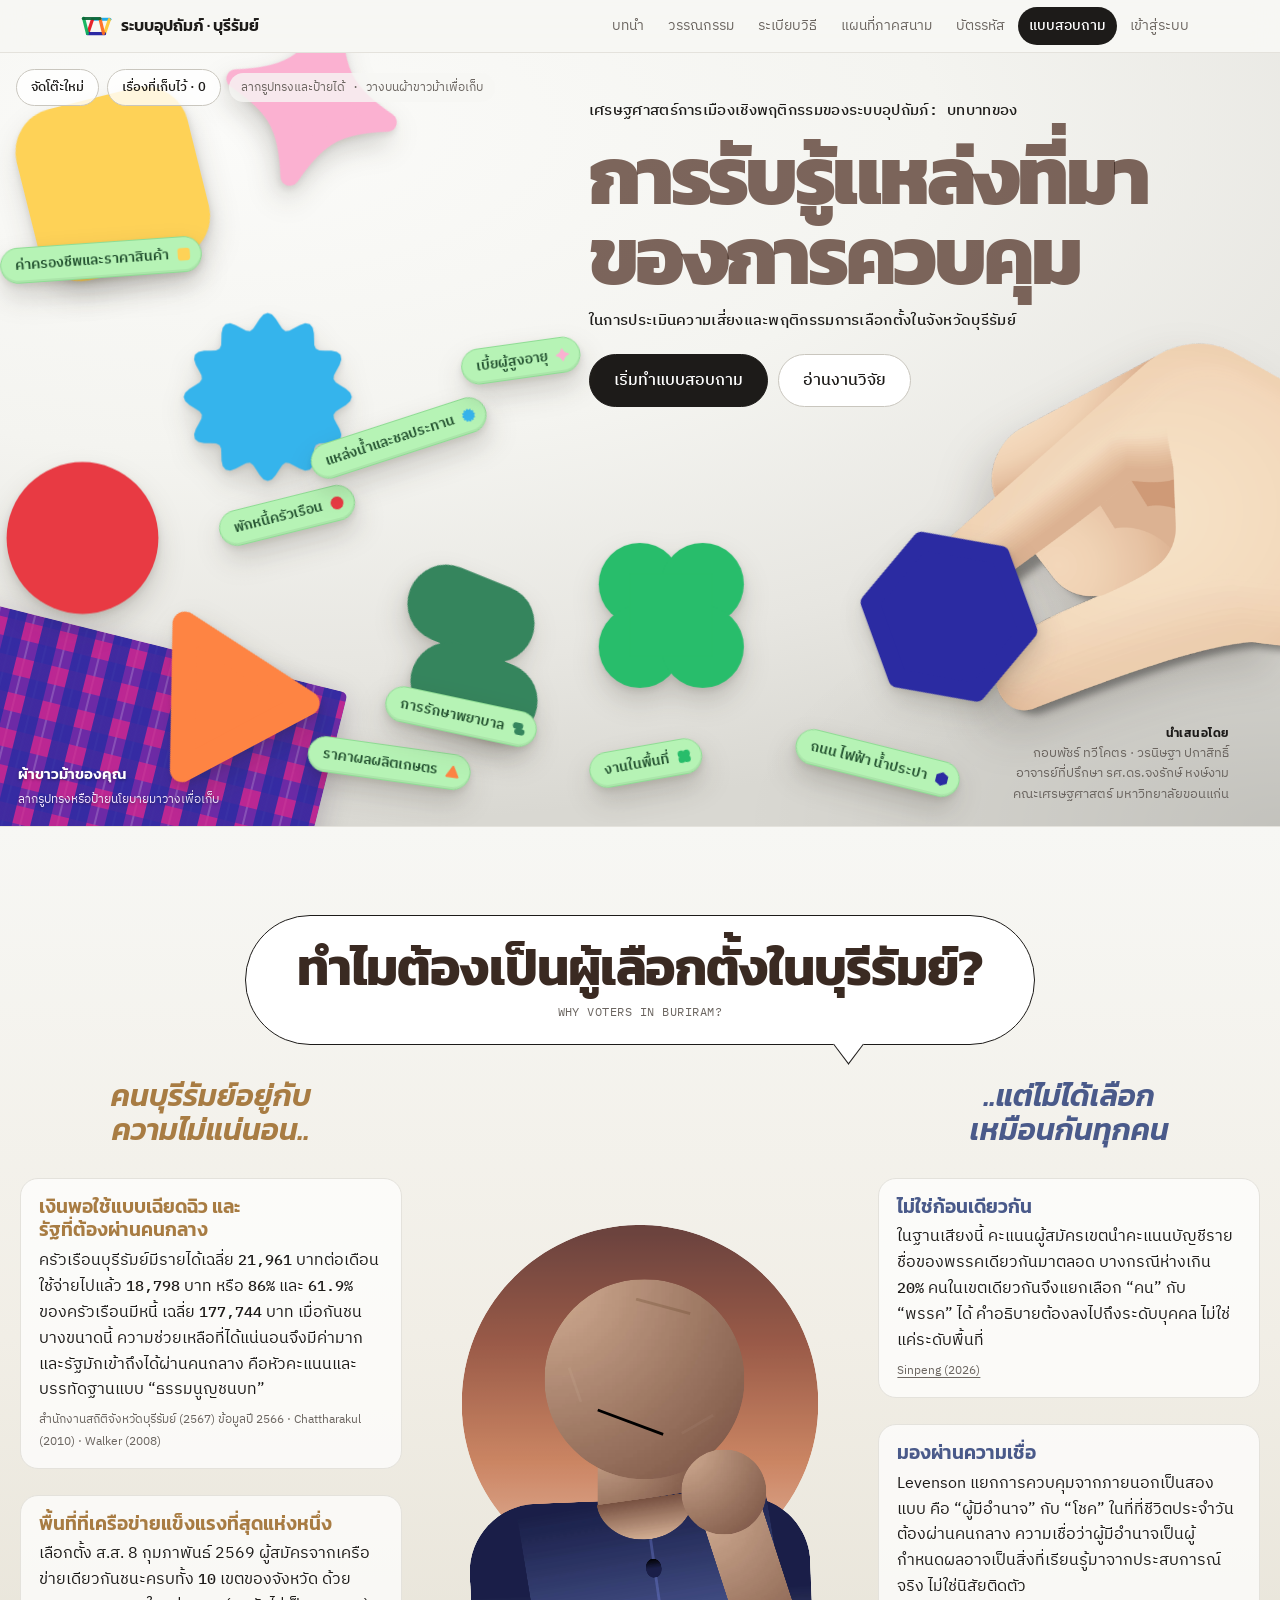
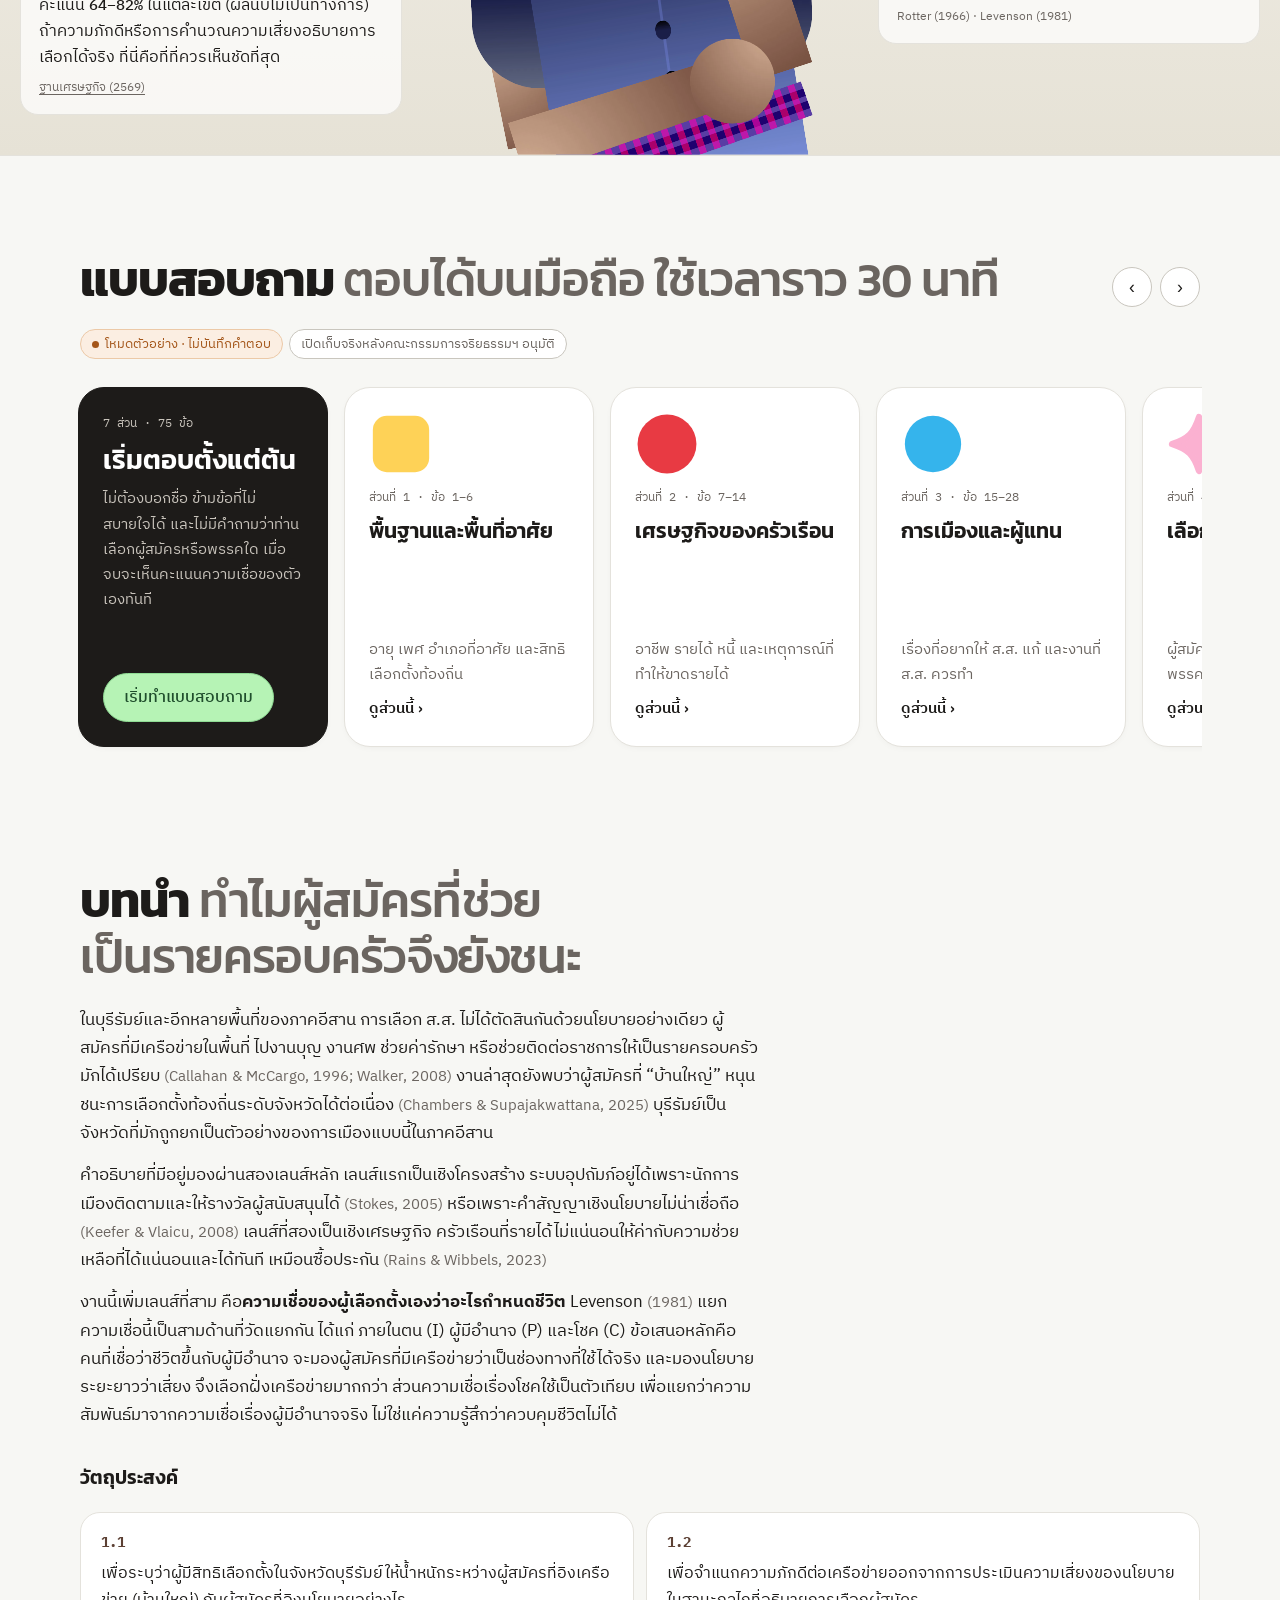
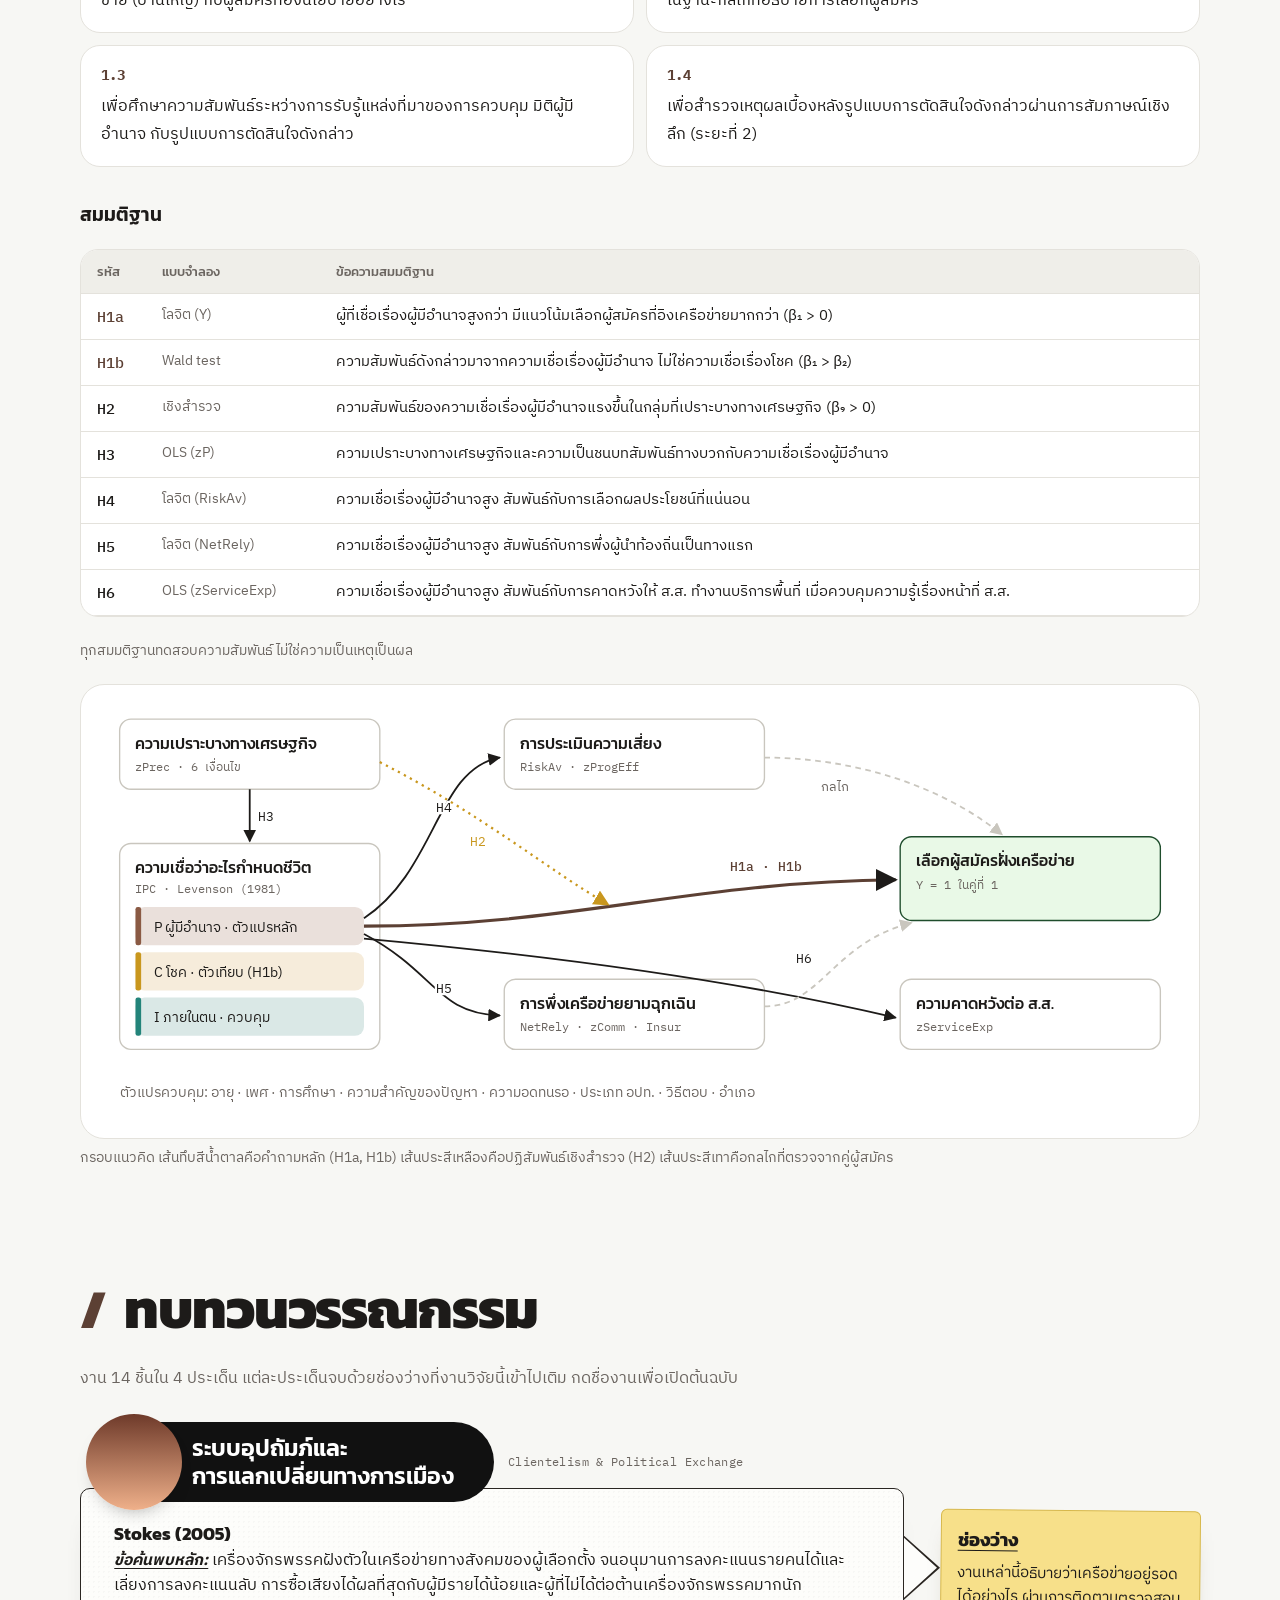
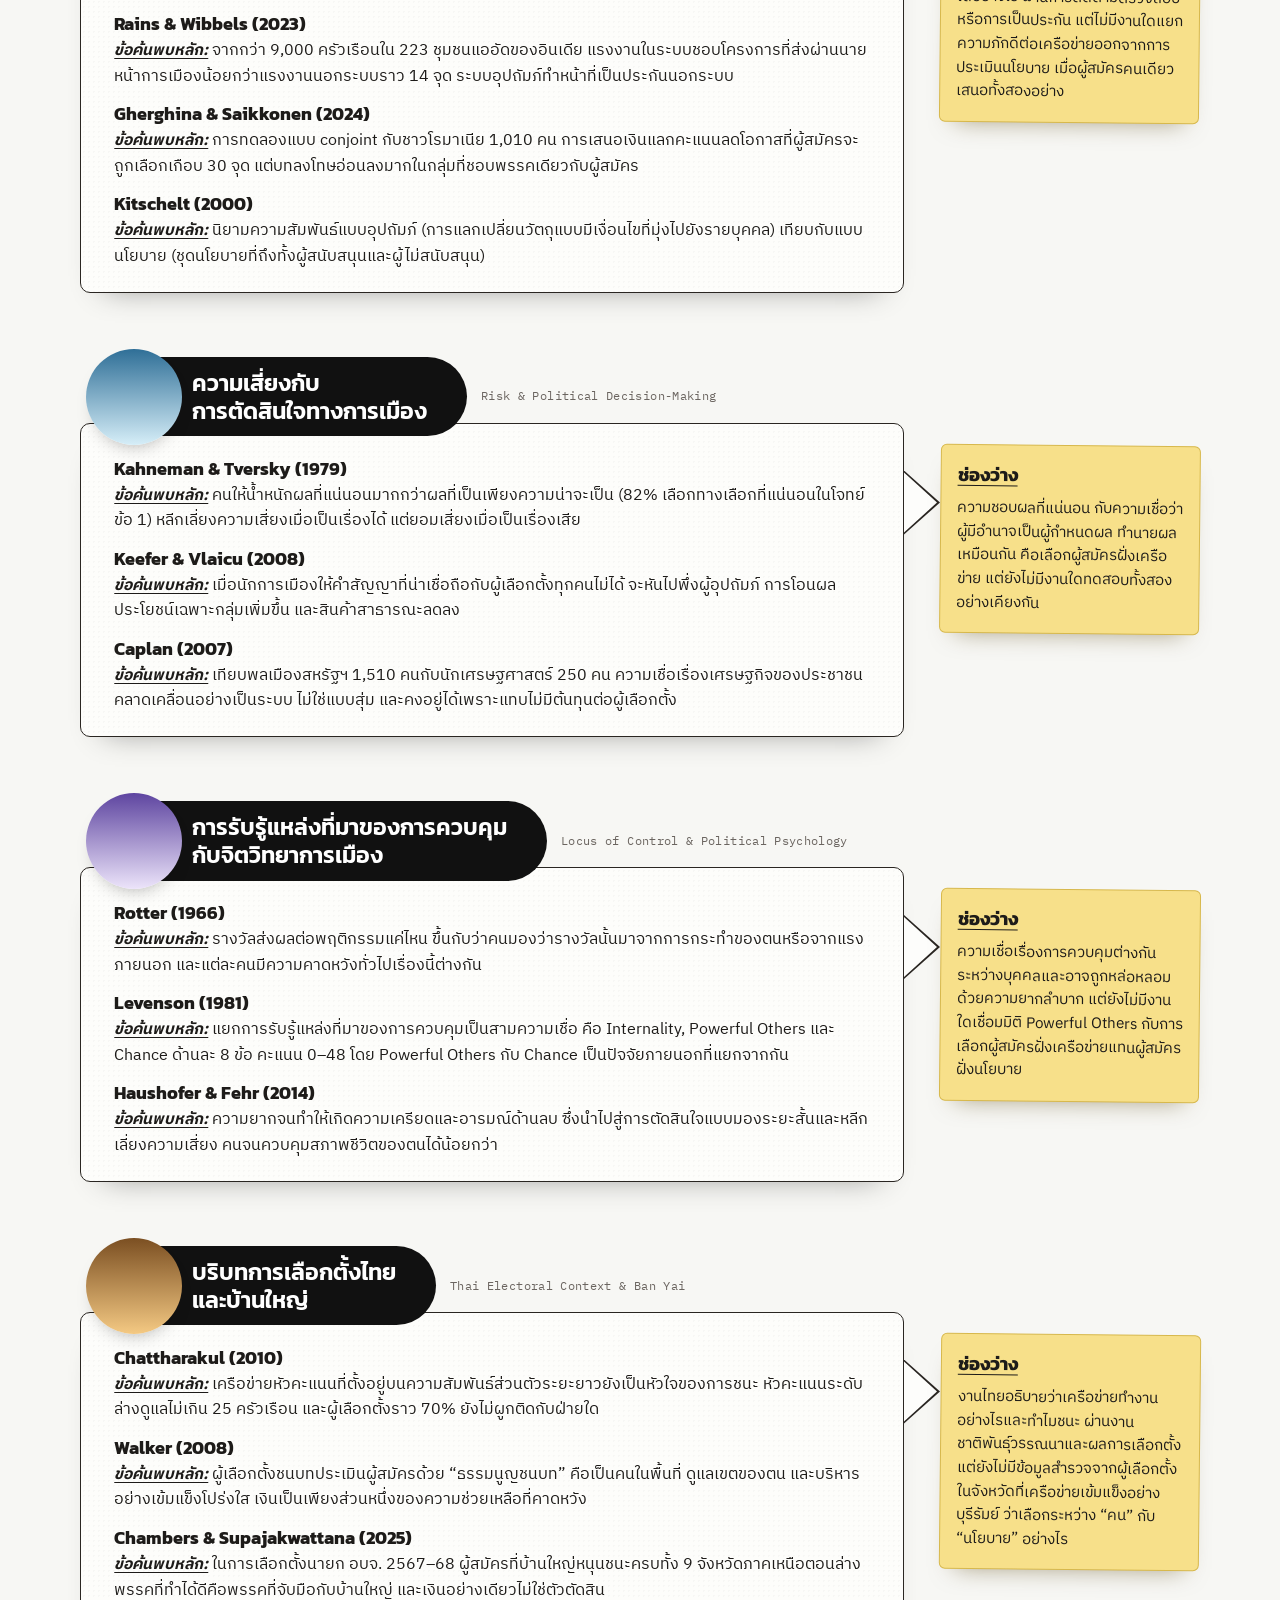
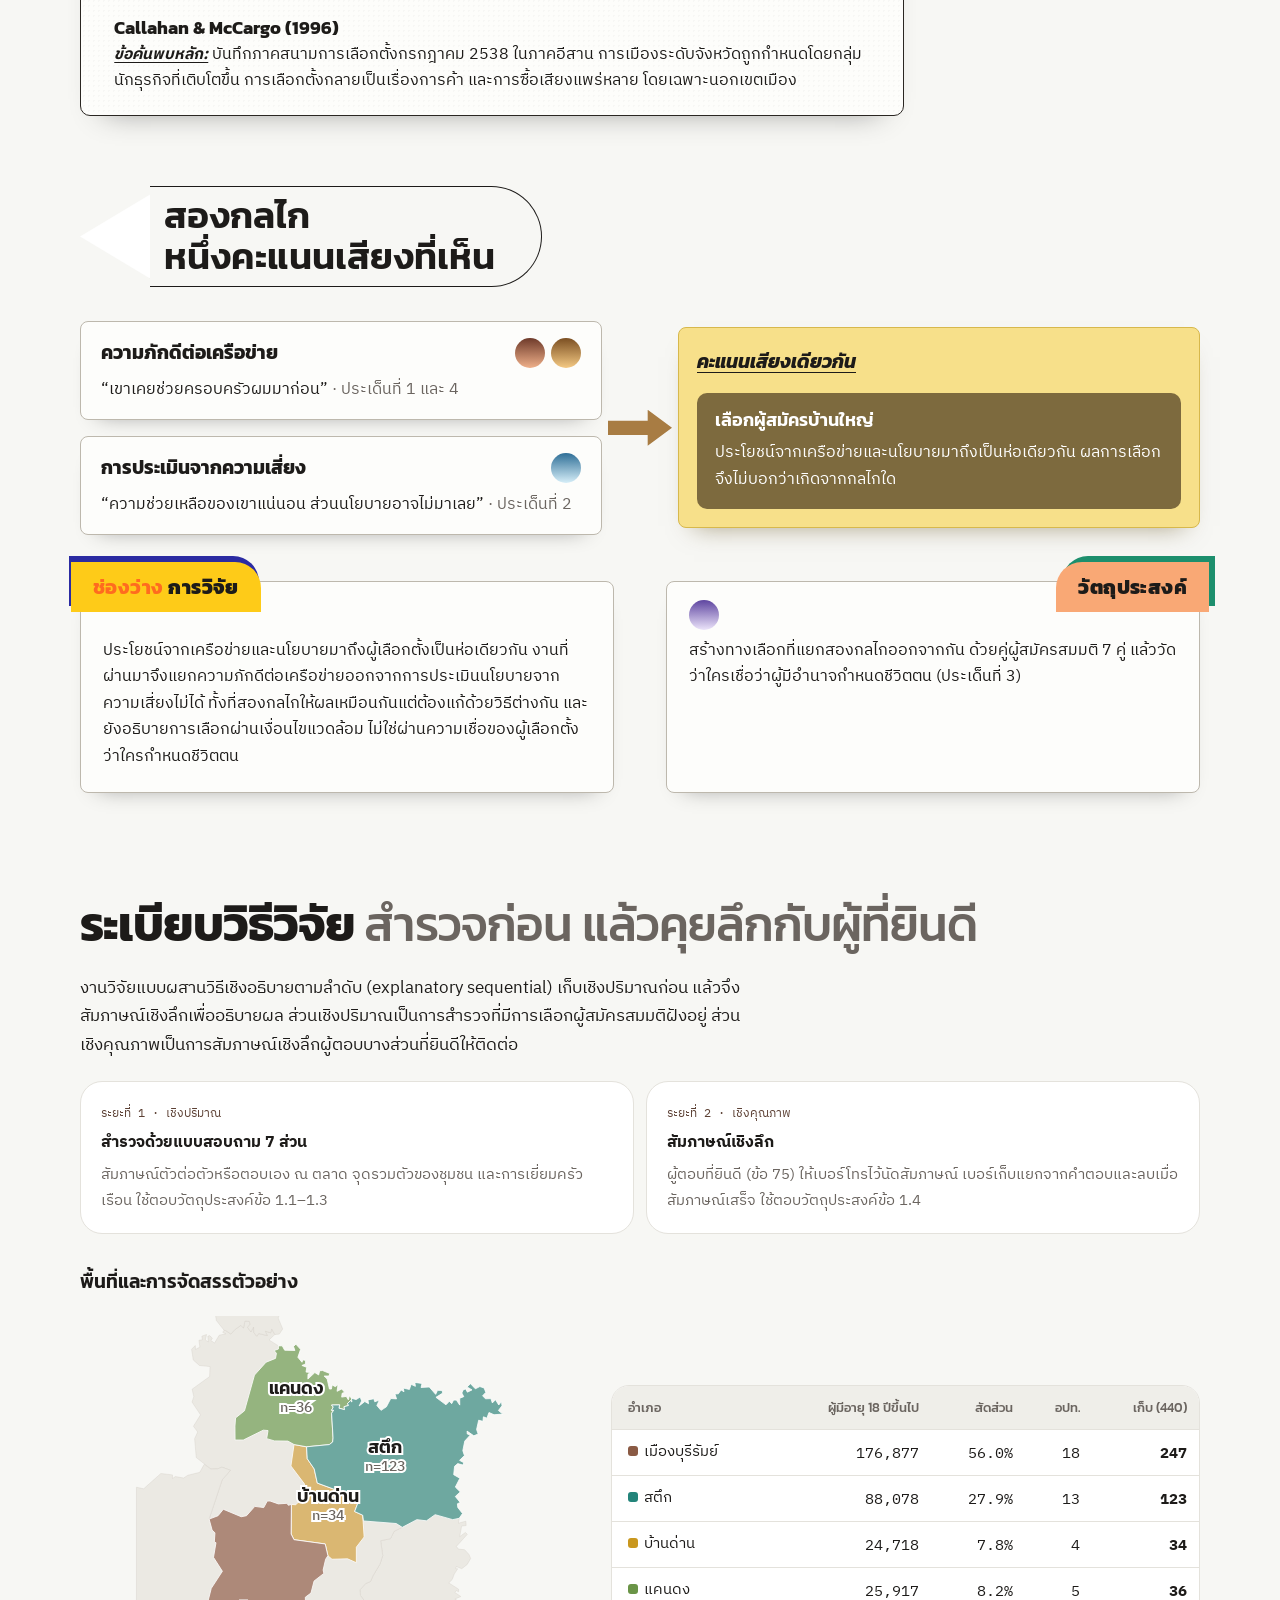
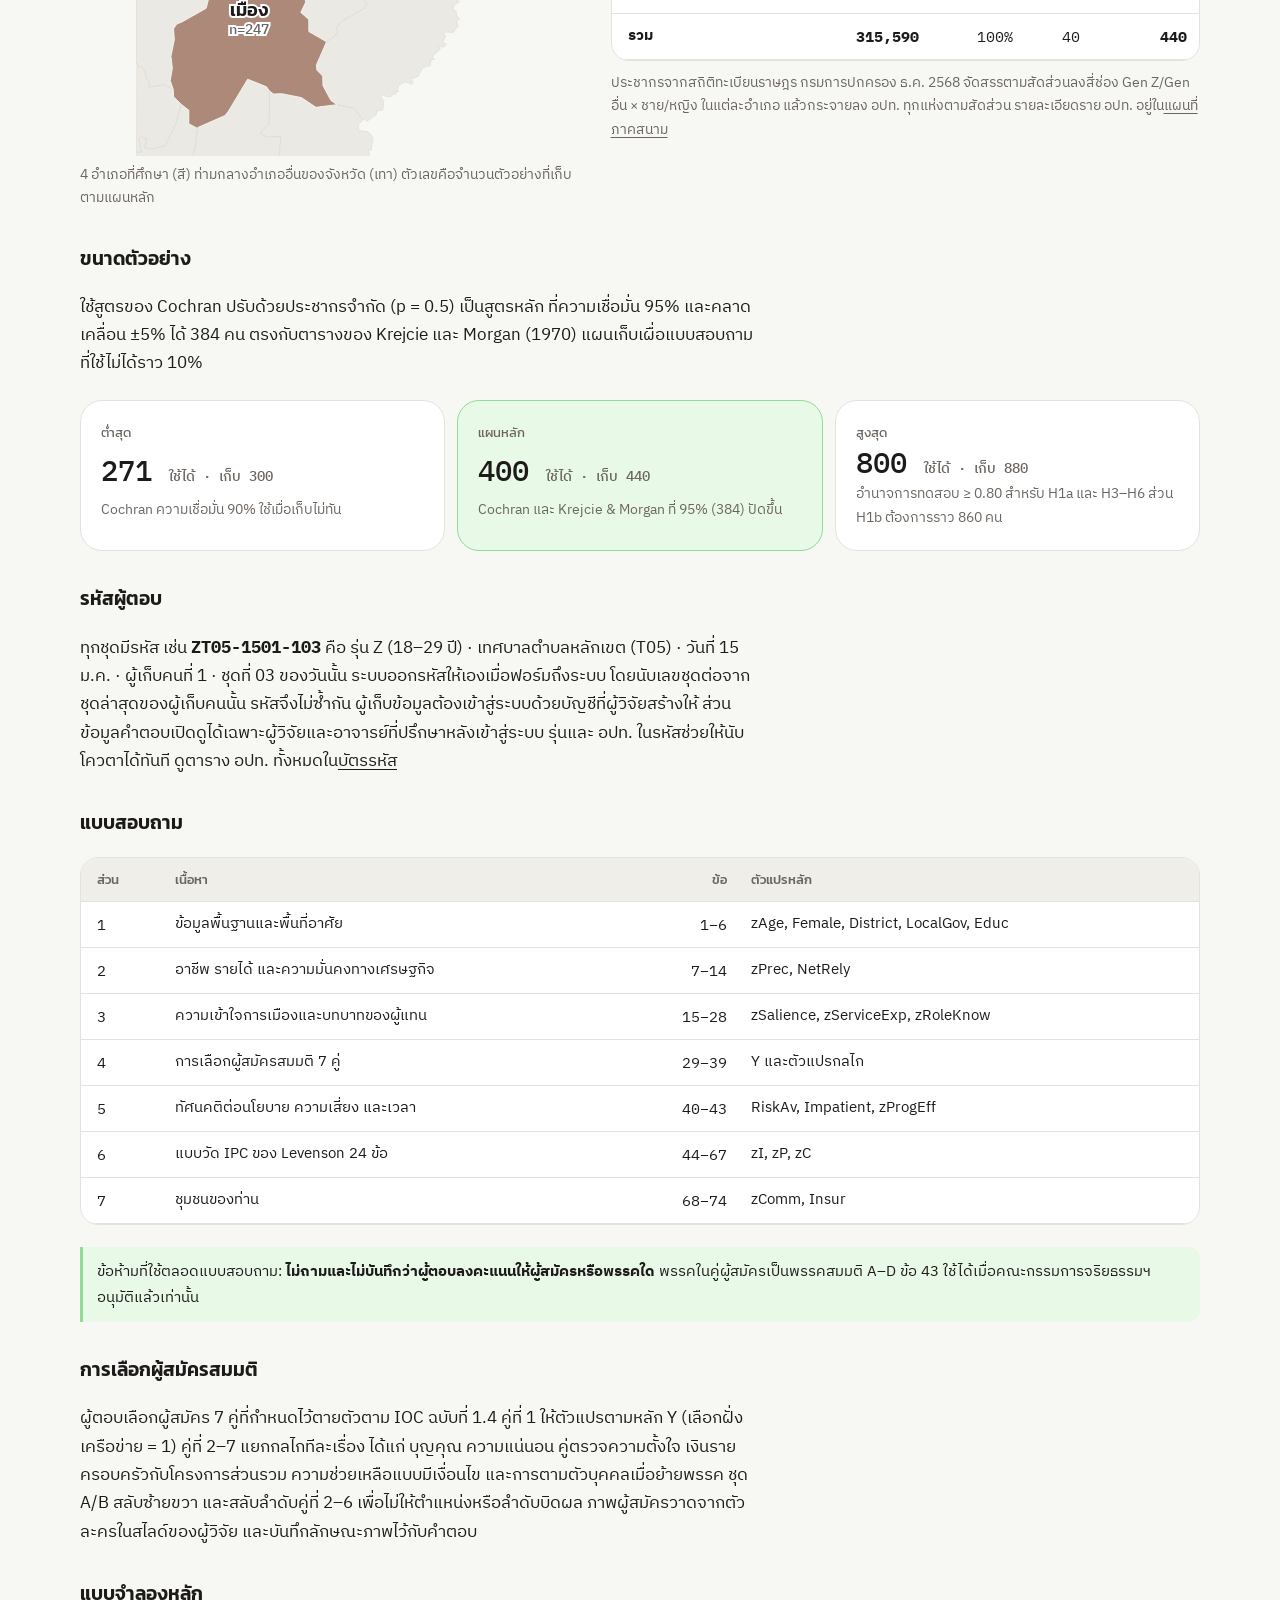
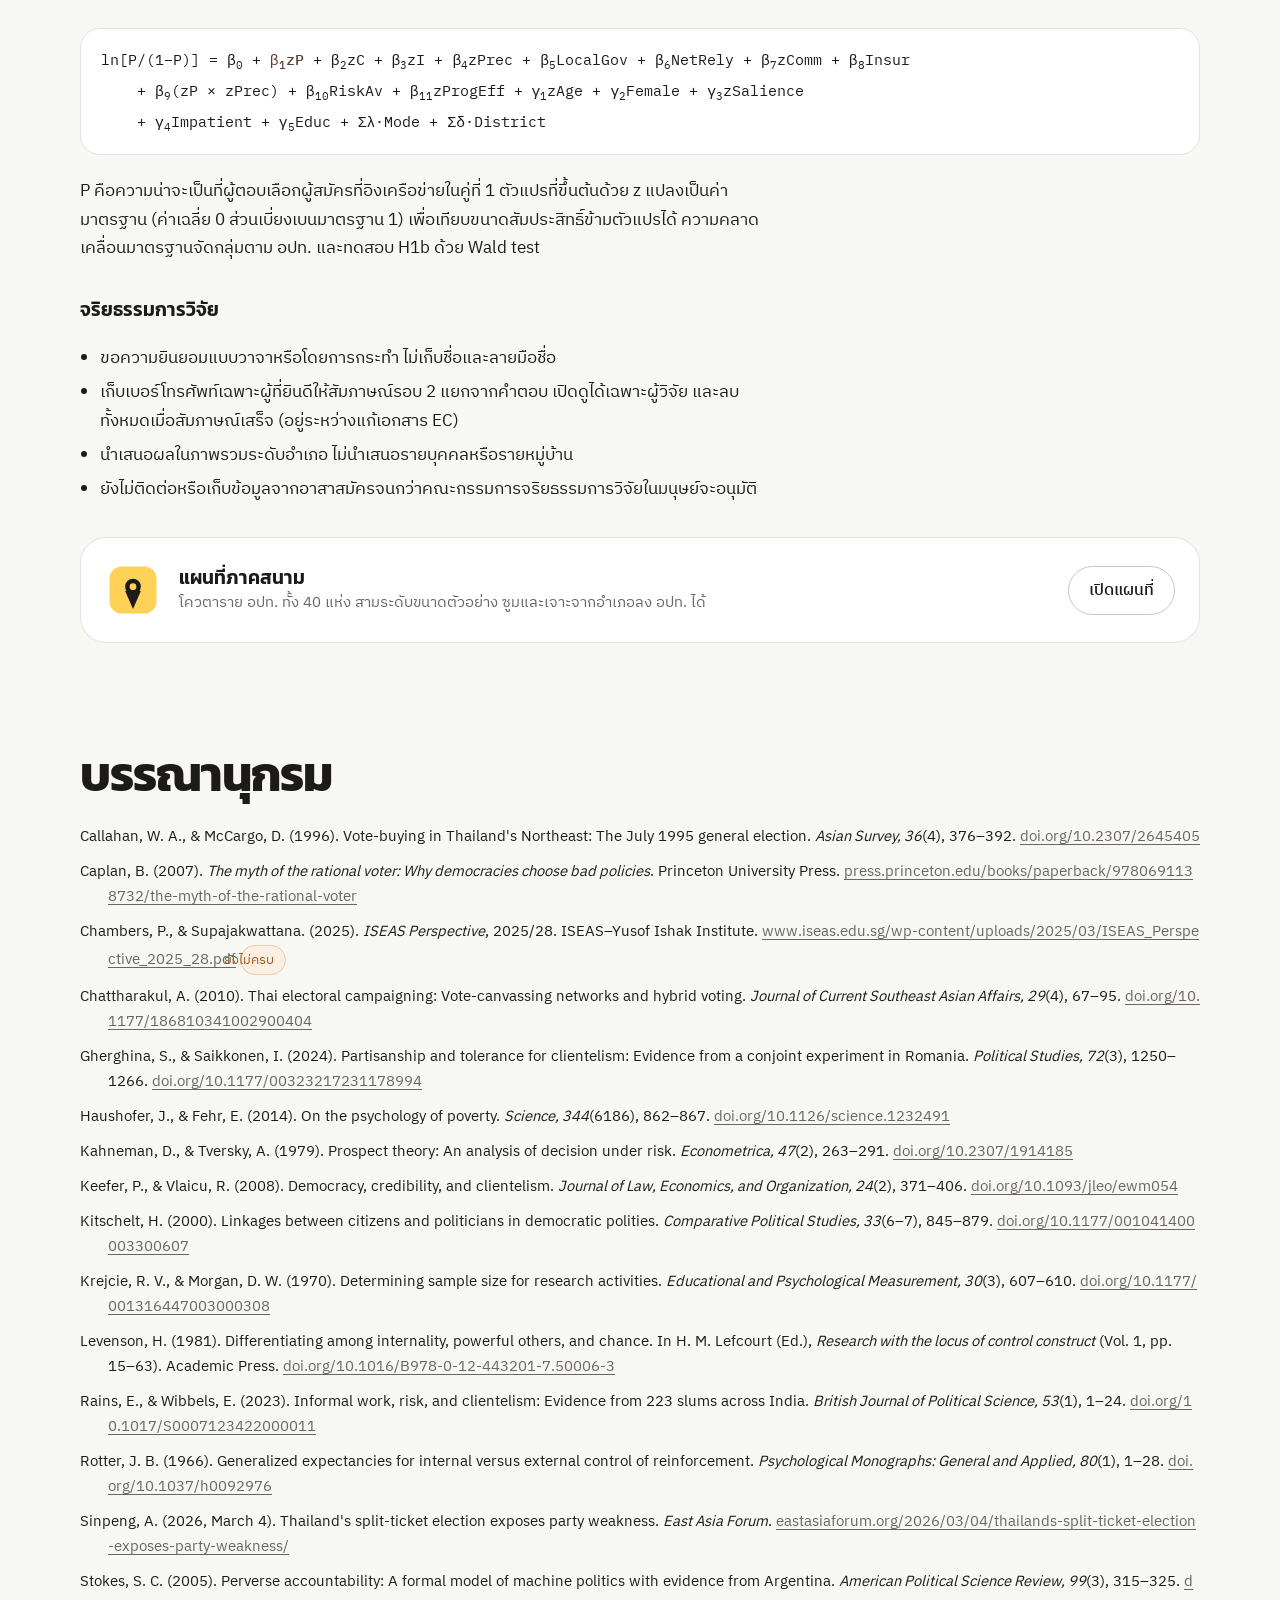
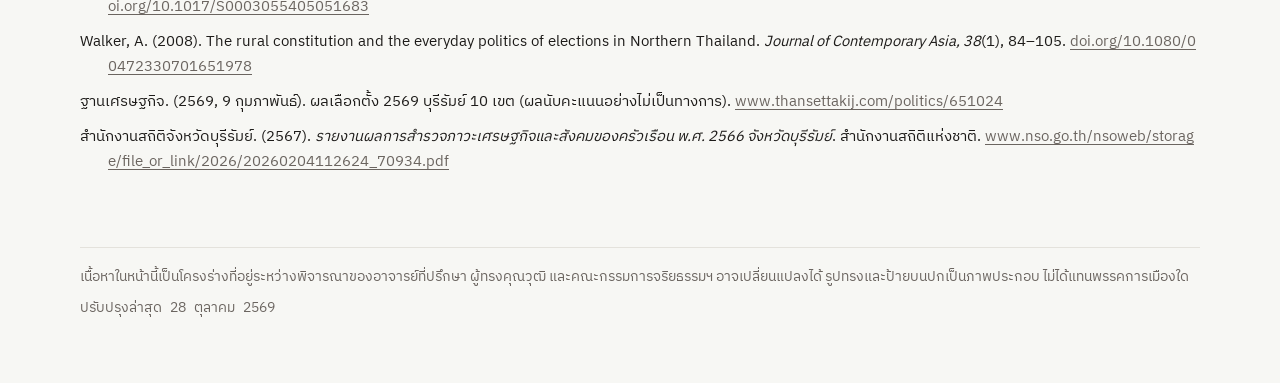
<file: index.html>
<!doctype html>
<html lang="th">
<head>
<meta charset="utf-8">
<meta name="viewport" content="width=device-width, initial-scale=1, viewport-fit=cover">
<title>การรับรู้แหล่งที่มาของการควบคุม · บุรีรัมย์</title>
<meta name="description" content="งานวิจัย: เศรษฐศาสตร์การเมืองเชิงพฤติกรรมของระบบอุปถัมภ์ บทบาทของการรับรู้แหล่งที่มาของการควบคุมในการประเมินความเสี่ยงและพฤติกรรมการเลือกตั้งในจังหวัดบุรีรัมย์">
<link rel="preconnect" href="https://fonts.googleapis.com">
<link rel="preconnect" href="https://fonts.gstatic.com" crossorigin>
<link rel="stylesheet" href="https://fonts.googleapis.com/css2?family=Kanit:wght@500;600;700;800&family=IBM+Plex+Sans+Thai:wght@400;500;600&family=IBM+Plex+Mono:wght@400;500&display=swap">
<link rel="stylesheet" href="assets/site.css">
<style>
/* Layout: cover = a paper table with draggable party-coloured shapes and policy tags (from the slide deck), title top-right;
   then an Apple-style shelf into the survey, then the research write-up in one reading column */

/* ---------- cover table ---------- */
.cover{position:relative;margin-inline:calc(-1 * max(16px,env(safe-area-inset-left,0px)));height:clamp(620px,86vh,860px);overflow:hidden;
  background:radial-gradient(120% 90% at 18% 10%,#fbfbf9 0%,#f4f4f0 46%,#e7e6e1 78%,#d9d8d2 100%);border-bottom:1px solid var(--line);touch-action:pan-y}
.cover::after{content:"";position:absolute;inset:0;pointer-events:none;background:radial-gradient(60% 50% at 100% 100%,rgba(0,0,0,.10),transparent 70%)}
.titleblock{position:absolute;top:clamp(28px,6%,64px);right:max(24px,4vw);width:min(640px,54%);display:grid;gap:14px;z-index:2;pointer-events:none}
.titleblock > *{pointer-events:auto}
.tb-small{font-family:var(--f-mono);font-size:clamp(.78rem,.7rem + .3vw,.95rem);font-weight:500;letter-spacing:.02em;color:var(--ink);line-height:1.5}
.big{font-family:var(--f-display);font-weight:800;font-size:clamp(2.6rem,1.4rem + 4.6vw,5.4rem);line-height:.98;letter-spacing:-.045em;margin:0;color:var(--brown)}
.big .ln{display:block;white-space:nowrap}
.big .g{color:rgba(92,64,52,.80);mix-blend-mode:multiply}
.tb-cta{display:flex;flex-wrap:wrap;gap:10px;margin-top:8px}
.tb-cta .btn{min-height:48px;padding:12px 24px;font-size:1rem}
.byline{position:absolute;right:max(24px,4vw);bottom:22px;text-align:right;font-size:.82rem;color:var(--muted);z-index:2;line-height:1.55}
.byline b{color:var(--ink);font-weight:600;font-family:var(--f-display);letter-spacing:.04em;font-size:.78rem}
.hint{font-family:var(--f-mono);font-size:.76rem;color:var(--muted);background:color-mix(in oklab,var(--bg) 80%,transparent);padding:4px 12px;border-radius:999px;white-space:nowrap}

.piece{position:absolute;left:0;top:0;border:0;padding:0;background:none;cursor:grab;touch-action:none;user-select:none;-webkit-user-select:none;will-change:transform;z-index:3;
  filter:drop-shadow(0 14px 14px rgba(40,30,20,.16)) drop-shadow(0 3px 3px rgba(40,30,20,.12));transition:filter .2s}
.piece svg{display:block;width:100%;height:100%;overflow:visible}
.piece.lift{cursor:grabbing;filter:drop-shadow(0 34px 26px rgba(40,30,20,.22)) drop-shadow(0 8px 8px rgba(40,30,20,.12))}
.piece.tag{display:flex;align-items:center;gap:8px;height:auto;padding:6px 10px 6px 14px;border-radius:999px;background:var(--mint);border:1.5px solid var(--mint-line);color:var(--mint-ink);font-family:var(--f-body);font-weight:600;font-size:clamp(.74rem,.66rem + .25vw,.9rem);white-space:nowrap;
  box-shadow:inset 0 -2px 0 rgba(0,0,0,.06)}
.piece.tag svg{width:14px;height:14px;flex:none}
.piece:focus-visible{outline:2px solid var(--focus);outline-offset:4px}
.piece.in{transition:transform .5s cubic-bezier(.3,1.3,.5,1),opacity .3s}
.piece.drop{animation:dropin .7s cubic-bezier(.3,1.4,.5,1) backwards}
@keyframes dropin{from{opacity:0;translate:0 -40px;scale:1.15}}

.hand{position:absolute;z-index:6;pointer-events:none;width:clamp(260px,30vw,460px);height:auto;transition:translate .6s cubic-bezier(.2,.8,.2,1),opacity .4s;filter:drop-shadow(-14px 22px 22px rgba(40,30,20,.18))}
.hand.away{translate:75% 12%;opacity:.0}

.cloth{position:absolute;z-index:1;left:-60px;bottom:-60px;width:clamp(260px,30vw,420px);height:clamp(170px,19vw,250px);transform:rotate(14deg);border-radius:6px;
  background:
    repeating-linear-gradient(90deg,rgba(43,43,162,.85) 0 18px,transparent 18px 36px),
    repeating-linear-gradient(0deg,rgba(214,38,140,.75) 0 18px,transparent 18px 36px),
    repeating-linear-gradient(90deg,transparent 0 7px,rgba(255,255,255,.18) 7px 9px,transparent 9px 18px),
    #6d2aa6;
  box-shadow:0 10px 30px rgba(40,20,60,.25);transition:box-shadow .2s,filter .2s}
.cloth.hot{box-shadow:0 0 0 4px var(--mint),0 10px 30px rgba(40,20,60,.25);filter:brightness(1.08)}
.cloth-lab{position:absolute;z-index:2;left:18px;bottom:16px;display:grid;gap:2px;max-width:min(330px,70vw);pointer-events:none}
.cloth-lab b{font-family:var(--f-display);font-weight:600;color:#fff;font-size:.95rem;text-shadow:0 1px 3px rgba(0,0,0,.4)}
.cloth-lab span{font-size:.78rem;color:#f3e9ff;text-shadow:0 1px 3px rgba(0,0,0,.4)}
.kept{position:absolute;z-index:1000001;left:16px;top:64px;width:min(340px,calc(100% - 32px));background:var(--surface);border:1px solid var(--line);border-radius:16px;padding:0 14px 12px;display:grid;gap:6px;box-shadow:0 18px 40px -18px rgba(0,0,0,.4);font-size:.86rem}
.kept[hidden]{display:none}
.kept a{font-weight:600}
.kept-h{display:flex;align-items:center;gap:8px;margin:0 -14px;padding:8px 8px 8px 14px;border-bottom:1px solid var(--line);cursor:grab;touch-action:none;user-select:none;-webkit-user-select:none}
.kept-h:active{cursor:grabbing}
.kept-h b{flex:1}
.kept-h .grip{width:18px;height:10px;flex:none;background:radial-gradient(circle,var(--line2) 1.4px,transparent 1.6px) 0 0/6px 5px}
.kept-x{appearance:none;border:0;background:var(--sunk);color:var(--muted);width:28px;height:28px;border-radius:50%;font:inherit;font-size:1rem;line-height:1;cursor:pointer;flex:none}
.kept-x:hover{color:var(--ink)}
.kept.moving{box-shadow:0 30px 60px -20px rgba(0,0,0,.45)}
.cover.static .piece{cursor:default;pointer-events:none;will-change:auto}
.cover.static .reset,.cover.static .hint{display:none}
.reset{position:absolute;z-index:1000000;left:16px;top:16px;display:flex;gap:8px;align-items:center;flex-wrap:wrap}
.reset .btn{min-height:36px;padding:6px 14px;font-size:.84rem;background:color-mix(in oklab,var(--surface) 80%,transparent)}

@media (max-width:760px){
  .cover{height:auto;min-height:0;display:grid;grid-template-rows:auto 470px;padding-top:24px}
  .titleblock{position:relative;top:auto;right:auto;width:auto;padding-inline:max(16px,env(safe-area-inset-left,0px));gap:10px}
  .big{font-size:clamp(2.1rem,9.6vw,3rem)}
  .byline{display:none}
  .hand{width:190px}
  .hint{display:none}
  .kept{display:none!important}
  .reset{top:auto;bottom:12px;left:auto;right:12px}
}


/* ---------- why Buriram (slide 2): thinker in the middle, uncertainty on the left, difference on the right ---------- */
.why{position:relative;margin-inline:calc(-1 * max(16px,env(safe-area-inset-left,0px)));padding:clamp(48px,7vw,88px) max(16px,env(safe-area-inset-left,0px)) 0;overflow:hidden;
  background:linear-gradient(180deg,var(--bg) 0%,#f1eee6 55%,#e6e2d6 100%);border-bottom:1px solid var(--line)}
.why-in{max-width:1240px;margin:0 auto;display:grid;grid-template-columns:1fr minmax(300px,400px) 1fr;grid-template-areas:"bub bub bub" "l fig r";column-gap:clamp(20px,3vw,44px);align-items:start}
.bubble{grid-area:bub;justify-self:center;position:relative;margin-bottom:clamp(18px,3vw,34px);background:var(--surface);border:1.5px solid var(--ink);border-radius:999px;padding:clamp(14px,2vw,22px) clamp(28px,4vw,64px);text-align:center}
.bubble h2{font-size:clamp(1.7rem,1.1rem + 2.6vw,3.2rem);font-weight:700;color:#3a2a22;letter-spacing:-.02em;line-height:1.15}
.bubble small{display:block;font-family:var(--f-mono);font-size:.78rem;color:var(--muted);letter-spacing:.04em;margin-top:4px}
.bubble::after{content:"";position:absolute;right:22%;bottom:-13px;width:24px;height:24px;background:var(--surface);border-right:1.5px solid var(--ink);border-bottom:1.5px solid var(--ink);transform:rotate(45deg) skew(8deg,8deg)}
.why-col{display:grid;gap:clamp(16px,2.2vw,26px);align-content:start;padding-bottom:40px}
.why-col.l{grid-area:l}.why-col.r{grid-area:r}
.why-k .ln,.bubble .ln{white-space:nowrap}
.why-k .ln{display:block}
.why-k{font-family:var(--f-display);font-style:italic;font-weight:600;font-size:clamp(1.3rem,1rem + 1.1vw,1.9rem);line-height:1.15;text-align:center;margin-bottom:4px}
.why-col.l .why-k{color:#a87c43}.why-col.r .why-k{color:#4a5a8a}
.wcard{position:relative;background:color-mix(in oklab,var(--surface) 72%,transparent);border:1px solid var(--line);border-radius:18px;padding:16px 18px;display:grid;gap:6px;cursor:default;outline:0;
  transition:transform .25s cubic-bezier(.2,.8,.2,1),box-shadow .25s,background .25s}
.wcard:hover,.wcard:focus-visible,.wcard.on{transform:translateY(-3px);background:var(--surface);box-shadow:0 18px 36px -22px rgba(40,30,20,.45)}
.wcard:focus-visible{outline:2px solid var(--focus);outline-offset:2px}
.wcard h3{font-size:1.18rem;font-weight:600}
.why-col.l .wcard h3{color:#a87c43}.why-col.r .wcard h3{color:#4a5a8a}
.wcard p{font-size:.98rem;line-height:1.65;text-wrap:pretty}
.wcard p b{font-family:var(--f-mono);font-weight:500;font-size:.95em}
.wcard .src{font-size:.78rem;color:var(--muted)}
.wcard .src a{color:inherit}
.thinker{grid-area:fig;align-self:end;position:relative;margin-bottom:-2px}
.thinker svg{display:block;width:100%;height:auto;overflow:visible}
.thinker .p-head,.thinker .p-brow{transform-box:view-box;transform-origin:722px 505px;transition:rotate .6s cubic-bezier(.2,.8,.2,1)}
.thinker .p-armR{transform-box:view-box;transform-origin:880px 722px}
.thinker .p-armL{transform-box:view-box;transform-origin:600px 812px}
.thinker .q{transform-box:fill-box;transform-origin:50% 100%;opacity:0}
.thinker *{animation-play-state:var(--run,running)}
@media (prefers-reduced-motion: no-preference){
  .thinker .p-head{animation:th-head 7s ease-in-out infinite}
  .thinker .p-brow{animation:th-head 7s ease-in-out infinite,th-brow 7s ease-in-out infinite}
  .thinker .p-armR{animation:th-armR 3.6s ease-in-out infinite}
  .thinker .p-armL{animation:th-armL 2.4s ease-in-out infinite}
  .thinker .q{animation:th-q 5.4s ease-out infinite}
  .thinker .q2{animation-delay:1.3s}.thinker .q3{animation-delay:2.5s}
}
@media (prefers-reduced-motion: reduce){.thinker .q1{opacity:1}}
@keyframes th-head{0%,100%{transform:rotate(0)}30%{transform:rotate(-3deg)}62%{transform:rotate(1.6deg) translateY(-2px)}}
@keyframes th-brow{0%,18%,46%,100%{translate:0 0}26%,38%{translate:0 -5px}}
@keyframes th-armR{0%,40%,100%{transform:rotate(0)}12%{transform:rotate(-2.6deg)}24%{transform:rotate(-.4deg)}32%{transform:rotate(-2deg)}}
@keyframes th-armL{0%,60%,100%{transform:rotate(0)}15%{transform:rotate(-2.4deg)}30%{transform:rotate(0)}45%{transform:rotate(-1.8deg)}}
@keyframes th-q{0%{opacity:0;transform:translateY(10px) scale(.3)}9%{opacity:1;transform:translateY(0) scale(1.12)}15%{transform:scale(1)}68%{opacity:1;transform:translateY(-14px) rotate(6deg)}82%,100%{opacity:0;transform:translateY(-24px) rotate(8deg)}}
.thinker.look-l .p-head,.thinker.look-l .p-brow{rotate:-6deg}
.thinker.look-r .p-head,.thinker.look-r .p-brow{rotate:4deg}
@media (max-width:900px){
  .bubble .ln{display:block}
  .why-in{grid-template-columns:1fr;grid-template-areas:"bub" "fig" "l" "r"}
  .thinker{width:min(300px,78vw);justify-self:center;margin-bottom:24px}
  .why-col{padding-bottom:20px}
}

/* ---------- literature review (slides 3–5): theme pill + paper card + yellow gap note, then two mechanisms ---------- */
.lit-title{font-size:clamp(2rem,1.4rem + 2.6vw,3.4rem);font-weight:800;letter-spacing:-.02em;color:var(--ink)}
.lit-title span{color:var(--brown);margin-right:.15em}
.lead-in{color:var(--muted);max-width:68ch}
.themes{display:grid;gap:clamp(34px,5vw,56px)}
.theme{--o1:#6e3a2a;--o2:#efb08a;display:grid;gap:0}
.theme.t2{--o1:#2f6f97;--o2:#d6eef8}.theme.t3{--o1:#5e45a0;--o2:#ece4fa}.theme.t4{--o1:#7b4f22;--o2:#f4c983}
.th-head{display:flex;align-items:center;position:relative;z-index:2;margin-bottom:-22px;padding-left:6px}
.orb{width:clamp(72px,8vw,96px);aspect-ratio:1;border-radius:50%;background:linear-gradient(180deg,var(--o1),var(--o2));flex:none;position:relative;z-index:2;box-shadow:0 10px 20px -12px rgba(0,0,0,.4)}
.th-head h3{background:#111;color:#fff;font-size:clamp(1.05rem,.9rem + .7vw,1.45rem);font-weight:600;line-height:1.2;padding:12px 40px 12px 38px;margin-left:-28px;border-radius:0 999px 999px 0}
.th-head .en{margin-left:14px;font-family:var(--f-mono);font-size:.74rem;color:var(--muted);letter-spacing:.03em}
.th-grid{display:grid;grid-template-columns:minmax(0,1fr) 36px minmax(200px,260px);align-items:start}
.paper-card{background:#fdfdfb;border:1.5px solid #2a2622;border-radius:10px;padding:34px clamp(18px,2.6vw,34px) 22px;display:grid;gap:14px;box-shadow:0 18px 30px -24px rgba(0,0,0,.45);
  background-image:radial-gradient(rgba(0,0,0,.025) 1px,transparent 1px);background-size:5px 5px}
.study h4{font-size:1.1rem;font-weight:700;margin-bottom:3px}
.study h4 a{text-decoration:none}.study h4 a:hover{text-decoration:underline}
.study p{font-size:.97rem;line-height:1.65;text-wrap:pretty}
.study u{font-weight:700;font-style:italic;text-underline-offset:3px}
.th-arrow{align-self:start;margin-top:48px;width:36px;height:64px;position:relative}
.th-arrow::before{content:"";position:absolute;inset:0;background:#fdfdfb;clip-path:polygon(0 0,100% 50%,0 100%);filter:drop-shadow(0 0 0 #2a2622)}
.th-arrow::after{content:"";position:absolute;inset:0;background:#2a2622;clip-path:polygon(0 0,100% 50%,0 100%,0 calc(100% - 2px),calc(100% - 3px) 50%,0 2px)}
.gapnote{margin-top:22px;background:#f7e08a;border:1px solid #d7b84c;border-radius:6px;padding:14px 16px 18px;box-shadow:0 14px 24px -16px rgba(80,60,0,.5);rotate:.6deg}
.gapnote b{font-family:var(--f-display);font-size:1.15rem;text-decoration:underline;text-underline-offset:4px}
.gapnote p{margin-top:6px;font-size:.95rem;line-height:1.55}
@media (max-width:760px){
  .th-grid{grid-template-columns:1fr}
  .th-arrow{justify-self:center;margin:0;width:56px;height:26px}
  .th-arrow::before{clip-path:polygon(0 0,100% 0,50% 100%)}
  .th-arrow::after{clip-path:polygon(0 0,100% 0,50% 100%,calc(50% - 1px) calc(100% - 3px),calc(100% - 4px) 2px,4px 2px,calc(50% + 1px) calc(100% - 3px),50% 100%)}
  .gapnote{margin-top:4px;rotate:0deg}
  .th-head .en{display:none}
}
.mech{display:grid;gap:clamp(22px,3vw,34px);margin-top:clamp(28px,4vw,48px)}
.mech-title{display:flex;align-items:center}
.mech-title .tri{width:70px;height:84px;background:#fff;clip-path:polygon(100% 0,0 50%,100% 100%);filter:drop-shadow(0 6px 10px rgba(0,0,0,.2));flex:none}
.mech-title h3{font-size:clamp(1.5rem,1.1rem + 1.6vw,2.3rem);line-height:1.12;padding:8px 46px 8px 14px;border:1.5px solid var(--ink);border-left:0;border-radius:0 999px 999px 0}
.mech-grid{display:grid;grid-template-columns:minmax(0,1fr) 64px minmax(0,1fr);align-items:center;gap:0 6px}
.mech-l{display:grid;gap:16px}
.mcard{background:#fdfdfb;border:1px solid #bdb8ad;border-radius:8px;padding:16px 20px;box-shadow:0 12px 22px -18px rgba(0,0,0,.45);display:grid;gap:8px}
.mc-h{display:flex;justify-content:space-between;align-items:center;gap:10px}
.mc-h h4{font-size:1.2rem;font-weight:700}
.dots{display:flex;gap:6px}.dots i{width:30px;height:30px;border-radius:50%;display:block}
.d1{background:linear-gradient(180deg,#6e3a2a,#efb08a)}.d2{background:linear-gradient(180deg,#2f6f97,#d6eef8)}.d3{background:linear-gradient(180deg,#5e45a0,#ece4fa)}.d4{background:linear-gradient(180deg,#7b4f22,#f4c983)}
.mech-arrow{height:36px;background:#a87c43;clip-path:polygon(0 30%,62% 30%,62% 0,100% 50%,62% 100%,62% 70%,0 70%)}
.samevote{background:#f7e08a;border:1px solid #d7b84c;border-radius:8px;padding:18px;display:grid;gap:14px;box-shadow:0 14px 24px -16px rgba(80,60,0,.5)}
.sv-k{font-family:var(--f-display);font-style:italic;font-size:1.2rem;text-decoration:underline;text-underline-offset:4px}
.sv-in{background:#7d6a3e;color:#fff;border-radius:10px;padding:16px 18px;display:grid;gap:8px}
.sv-in h4{font-size:1.1rem}
.gapobj{display:grid;grid-template-columns:1fr 1fr;gap:clamp(24px,4vw,56px);margin-top:12px}
.gcard{position:relative;background:#fdfdfb;border:1px solid #bdb8ad;border-radius:8px;padding:56px 22px 22px;box-shadow:0 12px 22px -18px rgba(0,0,0,.45)}
.gcard p{line-height:1.65}
.gtab{position:absolute;top:-20px;font-family:var(--f-display);font-weight:800;font-size:1.25rem;letter-spacing:.02em;padding:8px 22px}
.gap .gtab{left:-10px;background:#fecb18;border-radius:0 26px 0 0;box-shadow:-2px -6px 0 0 #2b2ba2}
.gap .gtab b{color:#ff6b1f;margin-right:.25em}
.obj .gtab{right:-10px;background:#f9a875;border-radius:26px 0 0 0;box-shadow:6px -6px 0 0 #1d8f6d}
.obj .dots{position:absolute;left:22px;top:18px}
@media (max-width:760px){
  .mech-grid{grid-template-columns:1fr;gap:10px}
  .mech-arrow{width:36px;height:46px;justify-self:center;clip-path:polygon(30% 0,70% 0,70% 62%,100% 62%,50% 100%,0 62%,30% 62%)}
  .gapobj{grid-template-columns:1fr;gap:40px}
}
/* ---------- sections ---------- */
.sec{padding:clamp(56px,8vw,96px) 0 8px;display:grid;gap:22px}
.sh{font-size:clamp(1.9rem,1.3rem + 2.2vw,3rem);font-weight:700;letter-spacing:-.02em;line-height:1.15;max-width:920px}
.sh span{color:var(--muted);font-weight:500}
.prose{display:grid;gap:14px;max-width:68ch;font-size:1.04rem}
.prose p{text-wrap:pretty}
.cite{color:var(--muted);font-size:.9em;white-space:nowrap}
h3.sub{font-size:1.2rem;font-weight:600;margin-top:14px}

/* survey shelf */
.shelf-head{display:flex;justify-content:space-between;align-items:end;gap:16px;flex-wrap:wrap}
.shelf-nav{display:flex;gap:8px}
.shelf-nav button{width:40px;height:40px;border-radius:50%;border:1px solid var(--line2);background:var(--surface);cursor:pointer;font-size:1.1rem;color:var(--ink)}
.shelf{display:grid;grid-auto-flow:column;grid-auto-columns:minmax(250px,290px);gap:16px;overflow-x:auto;scroll-snap-type:x mandatory;padding:6px 2px 22px;scrollbar-width:none;margin-inline:-2px}
.shelf::-webkit-scrollbar{display:none}
.pc{scroll-snap-align:start;display:grid;grid-template-rows:auto auto 1fr auto;gap:10px;min-height:360px;padding:24px;border-radius:26px;background:var(--surface);border:1px solid var(--line);text-decoration:none;color:var(--ink);box-shadow:0 2px 12px -8px rgba(0,0,0,.2);transition:transform .25s cubic-bezier(.2,.8,.2,1),box-shadow .25s}
.pc:hover{transform:translateY(-4px) scale(1.01);box-shadow:0 22px 40px -22px rgba(0,0,0,.35)}
.pc .ico{width:64px;height:64px}
.pc .k{font-family:var(--f-mono);font-size:.78rem;color:var(--muted)}
.pc h3{font-size:1.3rem;font-weight:600}
.pc p{color:var(--muted);font-size:.93rem}
.pc .go{font-weight:600;font-size:.92rem}
.pc.start{background:var(--ink);color:#fff;border-color:var(--ink)}
.pc.start p,.pc.start .k{color:#c9c4bc}
.pc.start h3{font-size:1.7rem;line-height:1.2}
.pc.start .btn{background:var(--mint);border-color:var(--mint-line);color:var(--mint-ink);justify-self:start}

ol.obj{margin:0;padding:0;list-style:none;display:grid;grid-template-columns:repeat(2,1fr);gap:12px}
ol.obj li{display:grid;gap:6px;padding:18px 20px;background:var(--surface);border:1px solid var(--line);border-radius:20px}
ol.obj li b{font-family:var(--f-mono);font-size:.85rem;color:var(--brown)}
@media (max-width:680px){ol.obj{grid-template-columns:1fr}}
.hyp td:first-child{font-family:var(--f-mono);font-weight:500;white-space:nowrap}
.hyp td:nth-child(2){color:var(--muted);font-size:.86rem;white-space:nowrap}
.hyp tr.main td:first-child{color:var(--brown)}

figure{margin:0;display:grid;gap:8px}
figcaption{font-size:.86rem;color:var(--muted)}
.fig{background:var(--surface);border:1px solid var(--line);border-radius:24px;padding:16px;overflow-x:auto}
.fig svg{display:block;width:100%;height:auto;min-width:660px}
.fig .node rect{fill:var(--surface);stroke:var(--line2);stroke-width:1.2}
.fig .node.y rect{fill:var(--mint-soft);stroke:var(--mint-ink)}
.fig .node .t{font-family:var(--f-display);font-weight:500;font-size:14px;fill:var(--ink)}
.fig .node .d{font-family:var(--f-mono);font-size:11px;fill:var(--muted)}
.fig .pill rect{stroke:none}
.fig .pill text{font-family:var(--f-body);font-size:12.5px;fill:var(--ink)}
.fig .e{fill:none;stroke:var(--ink);stroke-width:1.6}
.fig .e.main{stroke:var(--brown);stroke-width:2.8}
.fig .e.mech{stroke:var(--line2);stroke-dasharray:5 4}
.fig .e.mod{stroke:var(--tb);stroke-dasharray:2 4;stroke-width:2}
.fig .lab{font-family:var(--f-mono);font-size:11.5px;fill:var(--ink);paint-order:stroke;stroke:var(--surface);stroke-width:4px}
.fig .lab.acc{fill:var(--brown);font-weight:500}
.fig .note{font-family:var(--f-body);font-size:12px;fill:var(--muted)}

/* literature: folder tabs like the deck */
.folders{display:grid;gap:0}
.ftabs{display:flex;gap:4px;overflow-x:auto;scrollbar-width:none;padding-left:10px}
.ftabs::-webkit-scrollbar{display:none}
.ftab{appearance:none;border:0;font:inherit;font-family:var(--f-display);font-weight:500;font-size:.92rem;color:#fff;padding:10px 20px 12px;border-radius:16px 16px 0 0;cursor:pointer;white-space:nowrap;opacity:.55;transition:opacity .15s;background:var(--c)}
.ftab[aria-selected="true"]{opacity:1}
.fpanel{background:var(--c);border-radius:22px;padding:clamp(12px,2.4vw,24px);display:grid;gap:12px}
.fpanel[hidden]{display:none}
.fpanel .lead{color:#fff;font-size:.95rem;opacity:.9;padding:2px 4px}
.row{display:grid;grid-template-columns:minmax(0,.9fr) minmax(0,1.4fr);gap:12px}
@media (max-width:720px){.row{grid-template-columns:1fr}}
.paper,.find{background:#fbfaf6;border-radius:14px;padding:14px 16px;display:grid;gap:6px;align-content:start}
.paper .tag,.find .tag{justify-self:start;font-family:var(--f-display);font-weight:500;font-size:.8rem;padding:2px 12px;border-radius:999px;color:#fff;background:var(--c)}
.paper b{font-family:var(--f-display);font-weight:600;font-size:1.02rem}
.paper .ref{font-size:.82rem;color:var(--muted)}
.find p{font-size:.92rem}
.find .use{border-left:3px solid var(--c);padding-left:10px;font-weight:500}
.links{display:flex;gap:12px;flex-wrap:wrap;font-size:.86rem}
.links a{font-weight:600}
.uses{font-family:var(--f-mono);font-size:.76rem;color:var(--muted)}

.phase{display:grid;grid-template-columns:1fr 1fr;gap:12px}
.phase > div{display:grid;gap:6px;padding:20px;border-radius:22px;background:var(--surface);border:1px solid var(--line)}
.phase .k{font-family:var(--f-mono);font-size:.78rem;color:var(--brown)}
.phase p{font-size:.93rem;color:var(--muted)}
@media (max-width:620px){.phase{grid-template-columns:1fr}}
.mapwrap{display:grid;grid-template-columns:minmax(0,1fr) minmax(0,1.15fr);gap:18px;align-items:center}
@media (max-width:780px){.mapwrap{grid-template-columns:1fr}}
.minimap{width:100%;height:auto;max-height:440px}
.minimap .ctx{fill:#ebe9e3;stroke:#d3d0c8;stroke-width:1}
.minimap .st{stroke:var(--surface);stroke-width:2}
.minimap text{font-family:var(--f-display);font-weight:600;font-size:46px;fill:var(--ink);paint-order:stroke;stroke:var(--surface);stroke-width:10px;text-anchor:middle}
.minimap text.n{font-family:var(--f-mono);font-weight:500;font-size:36px;fill:var(--muted)}
.sw{display:inline-block;width:10px;height:10px;border-radius:3px;margin-right:6px;vertical-align:0}
.tiers{display:grid;grid-template-columns:repeat(3,1fr);gap:12px}
.tier{display:grid;gap:4px;padding:20px;border-radius:22px;background:var(--surface);border:1px solid var(--line)}
.tier.main{background:var(--mint-soft);border-color:var(--mint-line)}
.tier .bign{font-family:var(--f-mono);font-size:1.8rem;font-weight:500;line-height:1.1}
.tier .bign small{font-size:.9rem;color:var(--muted)}
.tier .eb{font-family:var(--f-display);font-size:.84rem;color:var(--muted)}
.tier p{font-size:.86rem;color:var(--muted)}
@media (max-width:620px){.tiers{grid-template-columns:1fr}}
.eq{font-family:var(--f-mono);font-size:.92rem;line-height:2;background:var(--surface);border:1px solid var(--line);border-radius:20px;padding:16px 20px;overflow-x:auto;white-space:nowrap}
.eq .b1{color:var(--brown);font-weight:500}
.eq sub{font-size:.72em}
.parts td:first-child,.parts td.r{font-family:var(--f-mono)}
.toolcard{display:grid;grid-template-columns:auto 1fr auto;gap:18px;align-items:center;padding:24px;border-radius:26px;background:var(--surface);border:1px solid var(--line);text-decoration:none;color:var(--ink);transition:transform .2s}
.toolcard:hover{transform:translateY(-3px)}
.toolcard p{color:var(--muted);font-size:.93rem}
@media (max-width:620px){.toolcard{grid-template-columns:1fr}}
ol.refs{margin:0;padding:0;list-style:none;display:grid;gap:10px;font-size:.92rem}
ol.refs li{padding-left:28px;text-indent:-28px}
ol.refs a{word-break:break-all;color:var(--muted)}
footer{margin-top:64px;padding-top:18px;border-top:1px solid var(--line);font-size:.85rem;color:var(--muted);display:grid;gap:6px}
</style>
<link rel="icon" href="assets/favicon.svg" type="image/svg+xml">
<link rel="icon" href="assets/favicon-32.png" sizes="32x32" type="image/png">
<link rel="apple-touch-icon" href="assets/apple-touch-icon.png">
<meta name="theme-color" content="#f7f7f4">
</head>
<body>
<nav class="site-nav" aria-label="เมนูหลัก"><div class="wrap"><a class="brand" href="./"><img class="logo" src="assets/logo.svg" alt="" width="33" height="22">ระบบอุปถัมภ์ · บุรีรัมย์</a><ul><li><a class="nl" href="#intro">บทนำ</a></li><li><a class="nl" href="#lit">วรรณกรรม</a></li><li><a class="nl" href="#method">ระเบียบวิธี</a></li><li><a class="nl" href="field/">แผนที่ภาคสนาม</a></li><li><a class="nl" href="codes/">บัตรรหัส</a></li><li><a class="nl cta" href="survey/">แบบสอบถาม</a></li><li><a class="nl" href="admin/">เข้าสู่ระบบ</a></li></ul></div></nav>

<section class="cover" id="table" aria-label="ปกงานวิจัย">
  <div class="cloth" id="cloth" aria-hidden="true"></div>
  <div class="cloth-lab" aria-hidden="true"><b>ผ้าขาวม้าของคุณ</b><span id="clothCount">ลากรูปทรงหรือป้ายนโยบายมาวางเพื่อเก็บ</span></div>
  <div class="titleblock">
    <p class="tb-small">เศรษฐศาสตร์การเมืองเชิงพฤติกรรมของระบบอุปถัมภ์: บทบาทของ</p>
    <h1 class="big" id="bigtitle"><span class="ln">การรับรู้แหล่งที่มา</span><span class="ln">ของการควบคุม</span></h1>
    <p class="tb-small">ในการประเมินความเสี่ยงและพฤติกรรมการเลือกตั้งในจังหวัดบุรีรัมย์</p>
    <div class="tb-cta"><a class="btn primary" href="survey/">เริ่มทำแบบสอบถาม</a><a class="btn" href="#intro">อ่านงานวิจัย</a></div>
  </div>
  <div class="byline"><b>นำเสนอโดย</b><br>กอบพัชร์ ทวีโคตร · วรนิษฐา ปกาสิทธิ์<br>อาจารย์ที่ปรึกษา รศ.ดร.จงรักษ์ หงษ์งาม<br>คณะเศรษฐศาสตร์ มหาวิทยาลัยขอนแก่น</div>
  <img class="hand" id="hand" src="assets/hand.png" alt="" aria-hidden="true">
  <div class="reset"><button class="btn" id="reset" type="button">จัดโต๊ะใหม่</button><button class="btn" id="keptOpen" type="button" hidden></button><span class="hint" id="hint">ลากรูปทรงและป้ายได้ · วางบนผ้าขาวม้าเพื่อเก็บ</span></div>
  <div class="kept" id="kept" hidden></div>
</section>


<section class="why" id="why" aria-labelledby="why-h">
  <div class="why-in">
    <div class="bubble"><h2 id="why-h"><span class="ln">ทำไมต้องเป็น</span><span class="ln">ผู้เลือกตั้งในบุรีรัมย์?</span></h2><small>WHY VOTERS IN BURIRAM?</small></div>
    <div class="why-col l">
      <p class="why-k"><span class="ln">คนบุรีรัมย์อยู่กับ</span><span class="ln">ความไม่แน่นอน..</span></p>
      <article class="wcard" tabindex="0" data-side="l">
        <h3>เงินพอใช้แบบเฉียดฉิว และรัฐที่ต้องผ่านคนกลาง</h3>
        <p>ครัวเรือนบุรีรัมย์มีรายได้เฉลี่ย <b>21,961</b> บาทต่อเดือน ใช้จ่ายไปแล้ว <b>18,798</b> บาท หรือ <b>86%</b> และ <b>61.9%</b> ของครัวเรือนมีหนี้ เฉลี่ย <b>177,744</b> บาท เมื่อกันชนบางขนาดนี้ ความช่วยเหลือที่ได้แน่นอนจึงมีค่ามาก และรัฐมักเข้าถึงได้ผ่านคนกลาง คือหัวคะแนนและบรรทัดฐานแบบ “ธรรมนูญชนบท”</p>
        <span class="src">สำนักงานสถิติจังหวัดบุรีรัมย์ (2567) ข้อมูลปี 2566 · Chattharakul (2010) · Walker (2008)</span>
      </article>
      <article class="wcard" tabindex="0" data-side="l">
        <h3>พื้นที่ที่เครือข่ายแข็งแรงที่สุดแห่งหนึ่ง</h3>
        <p>เลือกตั้ง ส.ส. 8 กุมภาพันธ์ 2569 ผู้สมัครจากเครือข่ายเดียวกันชนะครบทั้ง <b>10</b> เขตของจังหวัด ด้วยคะแนน <b>64–82%</b> ในแต่ละเขต (ผลนับไม่เป็นทางการ) ถ้าความภักดีหรือการคำนวณความเสี่ยงอธิบายการเลือกได้จริง ที่นี่คือที่ที่ควรเห็นชัดที่สุด</p>
        <span class="src"><a href="https://www.thansettakij.com/politics/651024" target="_blank" rel="noopener">ฐานเศรษฐกิจ (2569)</a></span>
      </article>
    </div>
    <figure class="thinker" id="thinker" aria-hidden="false"><svg role="img" aria-label="ผู้มีสิทธิเลือกตั้งกำลังครุ่นคิด" xmlns="http://www.w3.org/2000/svg" xmlns:xlink="http://www.w3.org/1999/xlink" viewBox="505 190 430 622"><defs><filter x="0%" y="0%" width="100%" height="100%" id="2e1854f49c"><feColorMatrix values="0 0 0 0 1 0 0 0 0 1 0 0 0 0 1 0 0 0 1 0" color-interpolation-filters="sRGB"></feColorMatrix></filter><mask id="9484517677"><g filter="url(#2e1854f49c)"><rect x="-144" width="1728" fill="#000000" y="-80.999999" height="971.999992" fill-opacity="0.91"></rect></g></mask><clipPath id="76e47fbf65"><path d="M 0.277344 0.484375 L 383.722656 0.484375 L 383.722656 383.929688 L 0.277344 383.929688 Z M 0.277344 0.484375 " clip-rule="nonzero"></path></clipPath><clipPath id="c4af79382a"><path d="M 192 0.484375 C 86.113281 0.484375 0.277344 86.320312 0.277344 192.207031 C 0.277344 298.09375 86.113281 383.929688 192 383.929688 C 297.886719 383.929688 383.722656 298.09375 383.722656 192.207031 C 383.722656 86.320312 297.886719 0.484375 192 0.484375 Z M 192 0.484375 " clip-rule="nonzero"></path></clipPath><clipPath id="bcd7b9d415"><path d="M 0.277344 0.484375 L 383.722656 0.484375 L 383.722656 383.929688 L 0.277344 383.929688 Z M 0.277344 0.484375 " clip-rule="nonzero"></path></clipPath><clipPath id="3396947ec4"><path d="M 192 0.484375 C 86.113281 0.484375 0.277344 86.320312 0.277344 192.207031 C 0.277344 298.09375 86.113281 383.929688 192 383.929688 C 297.886719 383.929688 383.722656 298.09375 383.722656 192.207031 C 383.722656 86.320312 297.886719 0.484375 192 0.484375 Z M 192 0.484375 " clip-rule="nonzero"></path></clipPath><linearGradient x1="128" gradientTransform="matrix(1.497837, 0, 0, 1.497837, 0.276894, 0.483011)" y1="-0.000000000000028422" x2="128" gradientUnits="userSpaceOnUse" y2="255.999992" id="24413f31ab"><stop stop-opacity="1" stop-color="rgb(35.688782%, 18.818665%, 17.248535%)" offset="0"></stop><stop stop-opacity="1" stop-color="rgb(35.9375%, 18.942261%, 17.303467%)" offset="0.00390625"></stop><stop stop-opacity="1" stop-color="rgb(36.186218%, 19.067383%, 17.359924%)" offset="0.0078125"></stop><stop stop-opacity="1" stop-color="rgb(36.433411%, 19.190979%, 17.414856%)" offset="0.0117188"></stop><stop stop-opacity="1" stop-color="rgb(36.682129%, 19.316101%, 17.469788%)" offset="0.015625"></stop><stop stop-opacity="1" stop-color="rgb(36.930847%, 19.439697%, 17.524719%)" offset="0.0195312"></stop><stop stop-opacity="1" stop-color="rgb(37.179565%, 19.564819%, 17.581177%)" offset="0.0234375"></stop><stop stop-opacity="1" stop-color="rgb(37.426758%, 19.688416%, 17.636108%)" offset="0.0273438"></stop><stop stop-opacity="1" stop-color="rgb(37.675476%, 19.813538%, 17.69104%)" offset="0.03125"></stop><stop stop-opacity="1" stop-color="rgb(37.924194%, 19.937134%, 17.745972%)" offset="0.0351563"></stop><stop stop-opacity="1" stop-color="rgb(38.172913%, 20.062256%, 17.802429%)" offset="0.0390625"></stop><stop stop-opacity="1" stop-color="rgb(38.420105%, 20.185852%, 17.857361%)" offset="0.0429687"></stop><stop stop-opacity="1" stop-color="rgb(38.668823%, 20.309448%, 17.912292%)" offset="0.046875"></stop><stop stop-opacity="1" stop-color="rgb(38.917542%, 20.433044%, 17.967224%)" offset="0.0507813"></stop><stop stop-opacity="1" stop-color="rgb(39.16626%, 20.558167%, 18.022156%)" offset="0.0546875"></stop><stop stop-opacity="1" stop-color="rgb(39.413452%, 20.681763%, 18.077087%)" offset="0.0585937"></stop><stop stop-opacity="1" stop-color="rgb(39.66217%, 20.806885%, 18.133545%)" offset="0.0625"></stop><stop stop-opacity="1" stop-color="rgb(39.910889%, 20.930481%, 18.188477%)" offset="0.0664062"></stop><stop stop-opacity="1" stop-color="rgb(40.159607%, 21.055603%, 18.243408%)" offset="0.0703125"></stop><stop stop-opacity="1" stop-color="rgb(40.406799%, 21.179199%, 18.29834%)" offset="0.0742188"></stop><stop stop-opacity="1" stop-color="rgb(40.655518%, 21.304321%, 18.354797%)" offset="0.078125"></stop><stop stop-opacity="1" stop-color="rgb(40.904236%, 21.427917%, 18.409729%)" offset="0.0820312"></stop><stop stop-opacity="1" stop-color="rgb(41.152954%, 21.551514%, 18.464661%)" offset="0.0859375"></stop><stop stop-opacity="1" stop-color="rgb(41.400146%, 21.67511%, 18.519592%)" offset="0.0898438"></stop><stop stop-opacity="1" stop-color="rgb(41.648865%, 21.800232%, 18.574524%)" offset="0.09375"></stop><stop stop-opacity="1" stop-color="rgb(41.897583%, 21.923828%, 18.629456%)" offset="0.0976562"></stop><stop stop-opacity="1" stop-color="rgb(42.146301%, 22.04895%, 18.685913%)" offset="0.101563"></stop><stop stop-opacity="1" stop-color="rgb(42.393494%, 22.172546%, 18.740845%)" offset="0.105469"></stop><stop stop-opacity="1" stop-color="rgb(42.642212%, 22.297668%, 18.795776%)" offset="0.109375"></stop><stop stop-opacity="1" stop-color="rgb(42.89093%, 22.421265%, 18.850708%)" offset="0.113281"></stop><stop stop-opacity="1" stop-color="rgb(43.139648%, 22.546387%, 18.907166%)" offset="0.117187"></stop><stop stop-opacity="1" stop-color="rgb(43.386841%, 22.669983%, 18.962097%)" offset="0.121094"></stop><stop stop-opacity="1" stop-color="rgb(43.635559%, 22.795105%, 19.017029%)" offset="0.125"></stop><stop stop-opacity="1" stop-color="rgb(43.884277%, 22.918701%, 19.07196%)" offset="0.128906"></stop><stop stop-opacity="1" stop-color="rgb(44.132996%, 23.042297%, 19.128418%)" offset="0.132812"></stop><stop stop-opacity="1" stop-color="rgb(44.380188%, 23.165894%, 19.18335%)" offset="0.136719"></stop><stop stop-opacity="1" stop-color="rgb(44.628906%, 23.291016%, 19.238281%)" offset="0.140625"></stop><stop stop-opacity="1" stop-color="rgb(44.877625%, 23.414612%, 19.293213%)" offset="0.144531"></stop><stop stop-opacity="1" stop-color="rgb(45.126343%, 23.539734%, 19.348145%)" offset="0.148438"></stop><stop stop-opacity="1" stop-color="rgb(45.373535%, 23.66333%, 19.403076%)" offset="0.152344"></stop><stop stop-opacity="1" stop-color="rgb(45.622253%, 23.788452%, 19.459534%)" offset="0.15625"></stop><stop stop-opacity="1" stop-color="rgb(45.870972%, 23.912048%, 19.514465%)" offset="0.160156"></stop><stop stop-opacity="1" stop-color="rgb(46.11969%, 24.03717%, 19.569397%)" offset="0.164062"></stop><stop stop-opacity="1" stop-color="rgb(46.366882%, 24.160767%, 19.624329%)" offset="0.167969"></stop><stop stop-opacity="1" stop-color="rgb(46.615601%, 24.285889%, 19.680786%)" offset="0.171875"></stop><stop stop-opacity="1" stop-color="rgb(46.864319%, 24.409485%, 19.735718%)" offset="0.175781"></stop><stop stop-opacity="1" stop-color="rgb(47.113037%, 24.533081%, 19.790649%)" offset="0.179688"></stop><stop stop-opacity="1" stop-color="rgb(47.360229%, 24.656677%, 19.845581%)" offset="0.183594"></stop><stop stop-opacity="1" stop-color="rgb(47.608948%, 24.781799%, 19.900513%)" offset="0.1875"></stop><stop stop-opacity="1" stop-color="rgb(47.857666%, 24.905396%, 19.955444%)" offset="0.191406"></stop><stop stop-opacity="1" stop-color="rgb(48.106384%, 25.030518%, 20.011902%)" offset="0.195312"></stop><stop stop-opacity="1" stop-color="rgb(48.353577%, 25.154114%, 20.066833%)" offset="0.199219"></stop><stop stop-opacity="1" stop-color="rgb(48.602295%, 25.279236%, 20.121765%)" offset="0.203125"></stop><stop stop-opacity="1" stop-color="rgb(48.851013%, 25.402832%, 20.176697%)" offset="0.207031"></stop><stop stop-opacity="1" stop-color="rgb(49.099731%, 25.527954%, 20.233154%)" offset="0.210938"></stop><stop stop-opacity="1" stop-color="rgb(49.346924%, 25.65155%, 20.288086%)" offset="0.214844"></stop><stop stop-opacity="1" stop-color="rgb(49.595642%, 25.775146%, 20.343018%)" offset="0.21875"></stop><stop stop-opacity="1" stop-color="rgb(49.84436%, 25.898743%, 20.397949%)" offset="0.222656"></stop><stop stop-opacity="1" stop-color="rgb(50.093079%, 26.023865%, 20.454407%)" offset="0.226562"></stop><stop stop-opacity="1" stop-color="rgb(50.340271%, 26.147461%, 20.509338%)" offset="0.230469"></stop><stop stop-opacity="1" stop-color="rgb(50.588989%, 26.272583%, 20.56427%)" offset="0.234375"></stop><stop stop-opacity="1" stop-color="rgb(50.837708%, 26.396179%, 20.619202%)" offset="0.238281"></stop><stop stop-opacity="1" stop-color="rgb(51.086426%, 26.521301%, 20.674133%)" offset="0.242188"></stop><stop stop-opacity="1" stop-color="rgb(51.333618%, 26.644897%, 20.729065%)" offset="0.246094"></stop><stop stop-opacity="1" stop-color="rgb(51.582336%, 26.77002%, 20.785522%)" offset="0.25"></stop><stop stop-opacity="1" stop-color="rgb(51.831055%, 26.893616%, 20.840454%)" offset="0.253906"></stop><stop stop-opacity="1" stop-color="rgb(52.079773%, 27.018738%, 20.895386%)" offset="0.257813"></stop><stop stop-opacity="1" stop-color="rgb(52.326965%, 27.142334%, 20.950317%)" offset="0.261719"></stop><stop stop-opacity="1" stop-color="rgb(52.575684%, 27.26593%, 21.006775%)" offset="0.265625"></stop><stop stop-opacity="1" stop-color="rgb(52.824402%, 27.389526%, 21.061707%)" offset="0.269531"></stop><stop stop-opacity="1" stop-color="rgb(53.07312%, 27.514648%, 21.116638%)" offset="0.273438"></stop><stop stop-opacity="1" stop-color="rgb(53.320312%, 27.638245%, 21.17157%)" offset="0.277344"></stop><stop stop-opacity="1" stop-color="rgb(53.569031%, 27.763367%, 21.228027%)" offset="0.28125"></stop><stop stop-opacity="1" stop-color="rgb(53.817749%, 27.886963%, 21.282959%)" offset="0.285156"></stop><stop stop-opacity="1" stop-color="rgb(54.066467%, 28.012085%, 21.337891%)" offset="0.289062"></stop><stop stop-opacity="1" stop-color="rgb(54.31366%, 28.135681%, 21.392822%)" offset="0.292969"></stop><stop stop-opacity="1" stop-color="rgb(54.562378%, 28.260803%, 21.447754%)" offset="0.296875"></stop><stop stop-opacity="1" stop-color="rgb(54.811096%, 28.384399%, 21.502686%)" offset="0.300781"></stop><stop stop-opacity="1" stop-color="rgb(55.059814%, 28.509521%, 21.559143%)" offset="0.304688"></stop><stop stop-opacity="1" stop-color="rgb(55.307007%, 28.633118%, 21.614075%)" offset="0.308594"></stop><stop stop-opacity="1" stop-color="rgb(55.555725%, 28.756714%, 21.669006%)" offset="0.3125"></stop><stop stop-opacity="1" stop-color="rgb(55.804443%, 28.88031%, 21.723938%)" offset="0.316406"></stop><stop stop-opacity="1" stop-color="rgb(56.053162%, 29.005432%, 21.780396%)" offset="0.320312"></stop><stop stop-opacity="1" stop-color="rgb(56.300354%, 29.129028%, 21.835327%)" offset="0.324219"></stop><stop stop-opacity="1" stop-color="rgb(56.549072%, 29.25415%, 21.890259%)" offset="0.328125"></stop><stop stop-opacity="1" stop-color="rgb(56.796265%, 29.414368%, 21.975708%)" offset="0.332031"></stop><stop stop-opacity="1" stop-color="rgb(57.044983%, 29.574585%, 22.062683%)" offset="0.335938"></stop><stop stop-opacity="1" stop-color="rgb(57.292175%, 29.794312%, 22.200012%)" offset="0.339844"></stop><stop stop-opacity="1" stop-color="rgb(57.540894%, 30.015564%, 22.337341%)" offset="0.34375"></stop><stop stop-opacity="1" stop-color="rgb(57.788086%, 30.235291%, 22.47467%)" offset="0.347656"></stop><stop stop-opacity="1" stop-color="rgb(58.036804%, 30.455017%, 22.613525%)" offset="0.351562"></stop><stop stop-opacity="1" stop-color="rgb(58.283997%, 30.674744%, 22.750854%)" offset="0.355469"></stop><stop stop-opacity="1" stop-color="rgb(58.531189%, 30.895996%, 22.888184%)" offset="0.359375"></stop><stop stop-opacity="1" stop-color="rgb(58.778381%, 31.115723%, 23.025513%)" offset="0.363281"></stop><stop stop-opacity="1" stop-color="rgb(59.0271%, 31.336975%, 23.164368%)" offset="0.367187"></stop><stop stop-opacity="1" stop-color="rgb(59.274292%, 31.556702%, 23.301697%)" offset="0.371094"></stop><stop stop-opacity="1" stop-color="rgb(59.52301%, 31.776428%, 23.439026%)" offset="0.375"></stop><stop stop-opacity="1" stop-color="rgb(59.770203%, 31.996155%, 23.576355%)" offset="0.378906"></stop><stop stop-opacity="1" stop-color="rgb(60.017395%, 32.217407%, 23.71521%)" offset="0.382813"></stop><stop stop-opacity="1" stop-color="rgb(60.264587%, 32.437134%, 23.852539%)" offset="0.386719"></stop><stop stop-opacity="1" stop-color="rgb(60.513306%, 32.658386%, 23.989868%)" offset="0.390625"></stop><stop stop-opacity="1" stop-color="rgb(60.760498%, 32.878113%, 24.127197%)" offset="0.394531"></stop><stop stop-opacity="1" stop-color="rgb(61.009216%, 33.097839%, 24.264526%)" offset="0.398438"></stop><stop stop-opacity="1" stop-color="rgb(61.256409%, 33.317566%, 24.401855%)" offset="0.402344"></stop><stop stop-opacity="1" stop-color="rgb(61.503601%, 33.538818%, 24.54071%)" offset="0.40625"></stop><stop stop-opacity="1" stop-color="rgb(61.750793%, 33.758545%, 24.67804%)" offset="0.410156"></stop><stop stop-opacity="1" stop-color="rgb(61.999512%, 33.979797%, 24.815369%)" offset="0.414062"></stop><stop stop-opacity="1" stop-color="rgb(62.246704%, 34.199524%, 24.952698%)" offset="0.417969"></stop><stop stop-opacity="1" stop-color="rgb(62.495422%, 34.41925%, 25.091553%)" offset="0.421875"></stop><stop stop-opacity="1" stop-color="rgb(62.742615%, 34.638977%, 25.228882%)" offset="0.425781"></stop><stop stop-opacity="1" stop-color="rgb(62.989807%, 34.860229%, 25.366211%)" offset="0.429688"></stop><stop stop-opacity="1" stop-color="rgb(63.237%, 35.079956%, 25.50354%)" offset="0.433594"></stop><stop stop-opacity="1" stop-color="rgb(63.485718%, 35.301208%, 25.642395%)" offset="0.4375"></stop><stop stop-opacity="1" stop-color="rgb(63.73291%, 35.520935%, 25.779724%)" offset="0.441406"></stop><stop stop-opacity="1" stop-color="rgb(63.981628%, 35.740662%, 25.917053%)" offset="0.445312"></stop><stop stop-opacity="1" stop-color="rgb(64.228821%, 35.960388%, 26.054382%)" offset="0.449219"></stop><stop stop-opacity="1" stop-color="rgb(64.476013%, 36.181641%, 26.191711%)" offset="0.453125"></stop><stop stop-opacity="1" stop-color="rgb(64.723206%, 36.401367%, 26.329041%)" offset="0.457031"></stop><stop stop-opacity="1" stop-color="rgb(64.971924%, 36.62262%, 26.467896%)" offset="0.460938"></stop><stop stop-opacity="1" stop-color="rgb(65.219116%, 36.842346%, 26.605225%)" offset="0.464844"></stop><stop stop-opacity="1" stop-color="rgb(65.467834%, 37.062073%, 26.742554%)" offset="0.46875"></stop><stop stop-opacity="1" stop-color="rgb(65.715027%, 37.281799%, 26.879883%)" offset="0.472656"></stop><stop stop-opacity="1" stop-color="rgb(65.963745%, 37.503052%, 27.018738%)" offset="0.476562"></stop><stop stop-opacity="1" stop-color="rgb(66.210938%, 37.722778%, 27.156067%)" offset="0.480469"></stop><stop stop-opacity="1" stop-color="rgb(66.45813%, 37.944031%, 27.293396%)" offset="0.484375"></stop><stop stop-opacity="1" stop-color="rgb(66.705322%, 38.163757%, 27.430725%)" offset="0.488281"></stop><stop stop-opacity="1" stop-color="rgb(66.954041%, 38.383484%, 27.56958%)" offset="0.492187"></stop><stop stop-opacity="1" stop-color="rgb(67.201233%, 38.60321%, 27.706909%)" offset="0.496094"></stop><stop stop-opacity="1" stop-color="rgb(67.449951%, 38.824463%, 27.844238%)" offset="0.5"></stop><stop stop-opacity="1" stop-color="rgb(67.697144%, 39.044189%, 27.981567%)" offset="0.503906"></stop><stop stop-opacity="1" stop-color="rgb(67.944336%, 39.265442%, 28.118896%)" offset="0.507812"></stop><stop stop-opacity="1" stop-color="rgb(68.191528%, 39.485168%, 28.256226%)" offset="0.511719"></stop><stop stop-opacity="1" stop-color="rgb(68.440247%, 39.704895%, 28.395081%)" offset="0.515625"></stop><stop stop-opacity="1" stop-color="rgb(68.687439%, 39.924622%, 28.53241%)" offset="0.519531"></stop><stop stop-opacity="1" stop-color="rgb(68.936157%, 40.145874%, 28.669739%)" offset="0.523438"></stop><stop stop-opacity="1" stop-color="rgb(69.18335%, 40.365601%, 28.807068%)" offset="0.527344"></stop><stop stop-opacity="1" stop-color="rgb(69.430542%, 40.585327%, 28.945923%)" offset="0.53125"></stop><stop stop-opacity="1" stop-color="rgb(69.677734%, 40.805054%, 29.083252%)" offset="0.535156"></stop><stop stop-opacity="1" stop-color="rgb(69.926453%, 41.026306%, 29.220581%)" offset="0.539062"></stop><stop stop-opacity="1" stop-color="rgb(70.173645%, 41.246033%, 29.35791%)" offset="0.542969"></stop><stop stop-opacity="1" stop-color="rgb(70.422363%, 41.467285%, 29.496765%)" offset="0.546875"></stop><stop stop-opacity="1" stop-color="rgb(70.669556%, 41.687012%, 29.634094%)" offset="0.550781"></stop><stop stop-opacity="1" stop-color="rgb(70.916748%, 41.906738%, 29.771423%)" offset="0.554688"></stop><stop stop-opacity="1" stop-color="rgb(71.16394%, 42.126465%, 29.908752%)" offset="0.558594"></stop><stop stop-opacity="1" stop-color="rgb(71.412659%, 42.347717%, 30.046082%)" offset="0.5625"></stop><stop stop-opacity="1" stop-color="rgb(71.659851%, 42.567444%, 30.183411%)" offset="0.566406"></stop><stop stop-opacity="1" stop-color="rgb(71.908569%, 42.788696%, 30.322266%)" offset="0.570312"></stop><stop stop-opacity="1" stop-color="rgb(72.155762%, 43.008423%, 30.459595%)" offset="0.574219"></stop><stop stop-opacity="1" stop-color="rgb(72.402954%, 43.228149%, 30.596924%)" offset="0.578125"></stop><stop stop-opacity="1" stop-color="rgb(72.650146%, 43.447876%, 30.734253%)" offset="0.582031"></stop><stop stop-opacity="1" stop-color="rgb(72.898865%, 43.669128%, 30.873108%)" offset="0.585937"></stop><stop stop-opacity="1" stop-color="rgb(73.146057%, 43.888855%, 31.010437%)" offset="0.589844"></stop><stop stop-opacity="1" stop-color="rgb(73.394775%, 44.110107%, 31.147766%)" offset="0.59375"></stop><stop stop-opacity="1" stop-color="rgb(73.641968%, 44.329834%, 31.285095%)" offset="0.597656"></stop><stop stop-opacity="1" stop-color="rgb(73.88916%, 44.549561%, 31.42395%)" offset="0.601562"></stop><stop stop-opacity="1" stop-color="rgb(74.136353%, 44.769287%, 31.561279%)" offset="0.605469"></stop><stop stop-opacity="1" stop-color="rgb(74.385071%, 44.99054%, 31.698608%)" offset="0.609375"></stop><stop stop-opacity="1" stop-color="rgb(74.632263%, 45.210266%, 31.835938%)" offset="0.613281"></stop><stop stop-opacity="1" stop-color="rgb(74.880981%, 45.431519%, 31.973267%)" offset="0.617188"></stop><stop stop-opacity="1" stop-color="rgb(75.128174%, 45.651245%, 32.110596%)" offset="0.621094"></stop><stop stop-opacity="1" stop-color="rgb(75.375366%, 45.870972%, 32.249451%)" offset="0.625"></stop><stop stop-opacity="1" stop-color="rgb(75.622559%, 46.090698%, 32.38678%)" offset="0.628906"></stop><stop stop-opacity="1" stop-color="rgb(75.871277%, 46.311951%, 32.524109%)" offset="0.632812"></stop><stop stop-opacity="1" stop-color="rgb(76.118469%, 46.531677%, 32.661438%)" offset="0.636719"></stop><stop stop-opacity="1" stop-color="rgb(76.367188%, 46.75293%, 32.800293%)" offset="0.640625"></stop><stop stop-opacity="1" stop-color="rgb(76.61438%, 46.972656%, 32.937622%)" offset="0.644531"></stop><stop stop-opacity="1" stop-color="rgb(76.861572%, 47.192383%, 33.074951%)" offset="0.648438"></stop><stop stop-opacity="1" stop-color="rgb(77.108765%, 47.412109%, 33.21228%)" offset="0.652344"></stop><stop stop-opacity="1" stop-color="rgb(77.357483%, 47.633362%, 33.351135%)" offset="0.65625"></stop><stop stop-opacity="1" stop-color="rgb(77.604675%, 47.853088%, 33.488464%)" offset="0.660156"></stop><stop stop-opacity="1" stop-color="rgb(77.853394%, 48.074341%, 33.625793%)" offset="0.664063"></stop><stop stop-opacity="1" stop-color="rgb(78.031921%, 48.332214%, 33.892822%)" offset="0.667969"></stop><stop stop-opacity="1" stop-color="rgb(78.211975%, 48.590088%, 34.159851%)" offset="0.671875"></stop><stop stop-opacity="1" stop-color="rgb(78.349304%, 48.869324%, 34.5047%)" offset="0.675781"></stop><stop stop-opacity="1" stop-color="rgb(78.486633%, 49.150085%, 34.849548%)" offset="0.679688"></stop><stop stop-opacity="1" stop-color="rgb(78.623962%, 49.430847%, 35.194397%)" offset="0.683594"></stop><stop stop-opacity="1" stop-color="rgb(78.762817%, 49.711609%, 35.539246%)" offset="0.6875"></stop><stop stop-opacity="1" stop-color="rgb(78.900146%, 49.992371%, 35.884094%)" offset="0.691406"></stop><stop stop-opacity="1" stop-color="rgb(79.039001%, 50.273132%, 36.230469%)" offset="0.695312"></stop><stop stop-opacity="1" stop-color="rgb(79.176331%, 50.553894%, 36.575317%)" offset="0.699219"></stop><stop stop-opacity="1" stop-color="rgb(79.315186%, 50.834656%, 36.920166%)" offset="0.703125"></stop><stop stop-opacity="1" stop-color="rgb(79.452515%, 51.113892%, 37.265015%)" offset="0.707031"></stop><stop stop-opacity="1" stop-color="rgb(79.59137%, 51.394653%, 37.609863%)" offset="0.710938"></stop><stop stop-opacity="1" stop-color="rgb(79.728699%, 51.675415%, 37.954712%)" offset="0.714844"></stop><stop stop-opacity="1" stop-color="rgb(79.867554%, 51.956177%, 38.299561%)" offset="0.71875"></stop><stop stop-opacity="1" stop-color="rgb(80.004883%, 52.236938%, 38.644409%)" offset="0.722656"></stop><stop stop-opacity="1" stop-color="rgb(80.142212%, 52.5177%, 38.989258%)" offset="0.726562"></stop><stop stop-opacity="1" stop-color="rgb(80.279541%, 52.798462%, 39.334106%)" offset="0.730469"></stop><stop stop-opacity="1" stop-color="rgb(80.418396%, 53.079224%, 39.678955%)" offset="0.734375"></stop><stop stop-opacity="1" stop-color="rgb(80.555725%, 53.359985%, 40.023804%)" offset="0.738281"></stop><stop stop-opacity="1" stop-color="rgb(80.69458%, 53.640747%, 40.370178%)" offset="0.742188"></stop><stop stop-opacity="1" stop-color="rgb(80.831909%, 53.919983%, 40.715027%)" offset="0.746094"></stop><stop stop-opacity="1" stop-color="rgb(80.970764%, 54.200745%, 41.059875%)" offset="0.75"></stop><stop stop-opacity="1" stop-color="rgb(81.108093%, 54.481506%, 41.404724%)" offset="0.753906"></stop><stop stop-opacity="1" stop-color="rgb(81.246948%, 54.762268%, 41.749573%)" offset="0.757812"></stop><stop stop-opacity="1" stop-color="rgb(81.384277%, 55.04303%, 42.094421%)" offset="0.761719"></stop><stop stop-opacity="1" stop-color="rgb(81.521606%, 55.323792%, 42.43927%)" offset="0.765625"></stop><stop stop-opacity="1" stop-color="rgb(81.658936%, 55.604553%, 42.784119%)" offset="0.769531"></stop><stop stop-opacity="1" stop-color="rgb(81.797791%, 55.885315%, 43.128967%)" offset="0.773438"></stop><stop stop-opacity="1" stop-color="rgb(81.93512%, 56.164551%, 43.473816%)" offset="0.777344"></stop><stop stop-opacity="1" stop-color="rgb(82.073975%, 56.445312%, 43.82019%)" offset="0.78125"></stop><stop stop-opacity="1" stop-color="rgb(82.211304%, 56.726074%, 44.165039%)" offset="0.785156"></stop><stop stop-opacity="1" stop-color="rgb(82.350159%, 57.006836%, 44.509888%)" offset="0.789062"></stop><stop stop-opacity="1" stop-color="rgb(82.487488%, 57.287598%, 44.854736%)" offset="0.792969"></stop><stop stop-opacity="1" stop-color="rgb(82.626343%, 57.568359%, 45.199585%)" offset="0.796875"></stop><stop stop-opacity="1" stop-color="rgb(82.763672%, 57.849121%, 45.544434%)" offset="0.800781"></stop><stop stop-opacity="1" stop-color="rgb(82.901001%, 58.129883%, 45.889282%)" offset="0.804688"></stop><stop stop-opacity="1" stop-color="rgb(83.03833%, 58.410645%, 46.234131%)" offset="0.808594"></stop><stop stop-opacity="1" stop-color="rgb(83.177185%, 58.691406%, 46.578979%)" offset="0.8125"></stop><stop stop-opacity="1" stop-color="rgb(83.314514%, 58.970642%, 46.923828%)" offset="0.816406"></stop><stop stop-opacity="1" stop-color="rgb(83.453369%, 59.251404%, 47.270203%)" offset="0.820312"></stop><stop stop-opacity="1" stop-color="rgb(83.590698%, 59.532166%, 47.615051%)" offset="0.824219"></stop><stop stop-opacity="1" stop-color="rgb(83.729553%, 59.812927%, 47.9599%)" offset="0.828125"></stop><stop stop-opacity="1" stop-color="rgb(83.866882%, 60.093689%, 48.304749%)" offset="0.832031"></stop><stop stop-opacity="1" stop-color="rgb(84.005737%, 60.374451%, 48.649597%)" offset="0.835937"></stop><stop stop-opacity="1" stop-color="rgb(84.143066%, 60.655212%, 48.994446%)" offset="0.839844"></stop><stop stop-opacity="1" stop-color="rgb(84.281921%, 60.935974%, 49.339294%)" offset="0.84375"></stop><stop stop-opacity="1" stop-color="rgb(84.41925%, 61.21521%, 49.684143%)" offset="0.847656"></stop><stop stop-opacity="1" stop-color="rgb(84.55658%, 61.495972%, 50.028992%)" offset="0.851562"></stop><stop stop-opacity="1" stop-color="rgb(84.693909%, 61.776733%, 50.37384%)" offset="0.855469"></stop><stop stop-opacity="1" stop-color="rgb(84.832764%, 62.057495%, 50.720215%)" offset="0.859375"></stop><stop stop-opacity="1" stop-color="rgb(84.970093%, 62.338257%, 51.065063%)" offset="0.863281"></stop><stop stop-opacity="1" stop-color="rgb(85.108948%, 62.619019%, 51.409912%)" offset="0.867188"></stop><stop stop-opacity="1" stop-color="rgb(85.246277%, 62.89978%, 51.754761%)" offset="0.871094"></stop><stop stop-opacity="1" stop-color="rgb(85.385132%, 63.180542%, 52.099609%)" offset="0.875"></stop><stop stop-opacity="1" stop-color="rgb(85.522461%, 63.461304%, 52.444458%)" offset="0.878906"></stop><stop stop-opacity="1" stop-color="rgb(85.661316%, 63.742065%, 52.789307%)" offset="0.882812"></stop><stop stop-opacity="1" stop-color="rgb(85.798645%, 64.021301%, 53.134155%)" offset="0.886719"></stop><stop stop-opacity="1" stop-color="rgb(85.935974%, 64.302063%, 53.479004%)" offset="0.890625"></stop><stop stop-opacity="1" stop-color="rgb(86.073303%, 64.582825%, 53.823853%)" offset="0.894531"></stop><stop stop-opacity="1" stop-color="rgb(86.212158%, 64.863586%, 54.168701%)" offset="0.898438"></stop><stop stop-opacity="1" stop-color="rgb(86.349487%, 65.144348%, 54.51355%)" offset="0.902344"></stop><stop stop-opacity="1" stop-color="rgb(86.488342%, 65.42511%, 54.859924%)" offset="0.90625"></stop><stop stop-opacity="1" stop-color="rgb(86.625671%, 65.705872%, 55.204773%)" offset="0.910156"></stop><stop stop-opacity="1" stop-color="rgb(86.764526%, 65.986633%, 55.549622%)" offset="0.914063"></stop><stop stop-opacity="1" stop-color="rgb(86.901855%, 66.265869%, 55.89447%)" offset="0.917969"></stop><stop stop-opacity="1" stop-color="rgb(87.04071%, 66.546631%, 56.239319%)" offset="0.921875"></stop><stop stop-opacity="1" stop-color="rgb(87.17804%, 66.827393%, 56.584167%)" offset="0.925781"></stop><stop stop-opacity="1" stop-color="rgb(87.315369%, 67.108154%, 56.929016%)" offset="0.929688"></stop><stop stop-opacity="1" stop-color="rgb(87.452698%, 67.388916%, 57.273865%)" offset="0.933594"></stop><stop stop-opacity="1" stop-color="rgb(87.591553%, 67.669678%, 57.618713%)" offset="0.9375"></stop><stop stop-opacity="1" stop-color="rgb(87.728882%, 67.950439%, 57.963562%)" offset="0.941406"></stop><stop stop-opacity="1" stop-color="rgb(87.867737%, 68.231201%, 58.309937%)" offset="0.945312"></stop><stop stop-opacity="1" stop-color="rgb(88.005066%, 68.511963%, 58.654785%)" offset="0.949219"></stop><stop stop-opacity="1" stop-color="rgb(88.143921%, 68.792725%, 58.999634%)" offset="0.953125"></stop><stop stop-opacity="1" stop-color="rgb(88.28125%, 69.07196%, 59.344482%)" offset="0.957031"></stop><stop stop-opacity="1" stop-color="rgb(88.420105%, 69.352722%, 59.689331%)" offset="0.960938"></stop><stop stop-opacity="1" stop-color="rgb(88.557434%, 69.633484%, 60.03418%)" offset="0.964844"></stop><stop stop-opacity="1" stop-color="rgb(88.696289%, 69.914246%, 60.379028%)" offset="0.96875"></stop><stop stop-opacity="1" stop-color="rgb(88.833618%, 70.195007%, 60.723877%)" offset="0.972656"></stop><stop stop-opacity="1" stop-color="rgb(88.970947%, 70.475769%, 61.068726%)" offset="0.976562"></stop><stop stop-opacity="1" stop-color="rgb(89.108276%, 70.756531%, 61.413574%)" offset="0.980469"></stop><stop stop-opacity="1" stop-color="rgb(89.247131%, 71.037292%, 61.759949%)" offset="0.984375"></stop><stop stop-opacity="1" stop-color="rgb(89.38446%, 71.316528%, 62.104797%)" offset="0.988281"></stop><stop stop-opacity="1" stop-color="rgb(89.523315%, 71.59729%, 62.449646%)" offset="0.992188"></stop><stop stop-opacity="1" stop-color="rgb(89.660645%, 71.878052%, 62.794495%)" offset="0.996094"></stop><stop stop-opacity="1" stop-color="rgb(89.7995%, 72.158813%, 63.139343%)" offset="1"></stop></linearGradient><clipPath id="e1e9eb14d8"><rect x="0" width="384" y="0" height="384"></rect></clipPath><clipPath id="bb82c81367"><rect x="0" width="384" y="0" height="384"></rect></clipPath><clipPath id="7671990681"><path d="M 554 678 L 643 678 L 643 805 L 554 805 Z M 554 678 " clip-rule="nonzero"></path></clipPath><clipPath id="bdd0257a88"><path d="M 554.9375 691.820312 L 619.542969 678.652344 L 642.542969 791.507812 L 577.941406 804.675781 Z M 554.9375 691.820312 " clip-rule="nonzero"></path></clipPath><clipPath id="deb0b4777f"><path d="M 1 1 L 88.71875 1 L 88.71875 126.71875 L 1 126.71875 Z M 1 1 " clip-rule="nonzero"></path></clipPath><clipPath id="31eb0df3ee"><path d="M 0.9375 13.820312 L 65.542969 0.652344 L 88.542969 113.507812 L 23.941406 126.675781 Z M 0.9375 13.820312 " clip-rule="nonzero"></path></clipPath><clipPath id="8498b7e137"><path d="M 0.9375 13.820312 L 65.542969 0.652344 L 88.535156 113.457031 L 23.929688 126.621094 Z M 0.9375 13.820312 " clip-rule="nonzero"></path></clipPath><clipPath id="f5b26ecb2a"><rect x="0" width="89" y="0" height="127"></rect></clipPath><clipPath id="7a3ba02bb8"><path d="M 536 535 L 808 535 L 808 739 L 536 739 Z M 536 535 " clip-rule="nonzero"></path></clipPath><clipPath id="a7f8f7b049"><path d="M 534 543.085938 L 802.390625 532.269531 L 810.394531 730.847656 L 542 741.664062 Z M 534 543.085938 " clip-rule="nonzero"></path></clipPath><clipPath id="9253f29eab"><path d="M 607.441406 540.125 L 728.695312 535.238281 C 748.175781 534.453125 767.164062 541.441406 781.492188 554.65625 C 795.820312 567.875 804.3125 586.242188 805.097656 605.71875 L 807.179688 657.417969 C 807.964844 676.898438 800.980469 695.886719 787.761719 710.214844 C 774.542969 724.542969 756.175781 733.035156 736.699219 733.820312 L 615.441406 738.703125 C 595.964844 739.488281 576.972656 732.503906 562.644531 719.285156 C 548.316406 706.070312 539.828125 687.703125 539.042969 668.222656 L 536.957031 616.527344 C 536.171875 597.046875 543.160156 578.054688 556.375 563.726562 C 569.59375 549.402344 587.960938 540.910156 607.441406 540.125 Z M 607.441406 540.125 " clip-rule="nonzero"></path></clipPath><clipPath id="e563b6f65f"><path d="M 0.160156 0 L 272 0 L 272 204 L 0.160156 204 Z M 0.160156 0 " clip-rule="nonzero"></path></clipPath><clipPath id="2b6c889523"><path d="M -2 8.085938 L 266.390625 -2.730469 L 274.394531 195.847656 L 6 206.664062 Z M -2 8.085938 " clip-rule="nonzero"></path></clipPath><clipPath id="588bffa329"><path d="M 71.441406 5.125 L 192.695312 0.238281 C 212.175781 -0.546875 231.164062 6.441406 245.492188 19.65625 C 259.820312 32.875 268.3125 51.242188 269.097656 70.71875 L 271.179688 122.417969 C 271.964844 141.898438 264.980469 160.886719 251.761719 175.214844 C 238.542969 189.542969 220.175781 198.035156 200.699219 198.820312 L 79.441406 203.703125 C 59.964844 204.488281 40.972656 197.503906 26.644531 184.285156 C 12.316406 171.070312 3.828125 152.703125 3.042969 133.222656 L 0.957031 81.527344 C 0.171875 62.046875 7.160156 43.054688 20.375 28.726562 C 33.59375 14.402344 51.960938 5.910156 71.441406 5.125 Z M 71.441406 5.125 " clip-rule="nonzero"></path></clipPath><clipPath id="6f134775e6"><path d="M -2 8.085938 L 266.390625 -2.730469 L 274.394531 195.847656 L 6 206.664062 Z M -2 8.085938 " clip-rule="nonzero"></path></clipPath><clipPath id="02cee17fa8"><rect x="0" width="272" y="0" height="204"></rect></clipPath><clipPath id="3aa461db9e"><path d="M 646 531 L 906 531 L 906 735 L 646 735 Z M 646 531 " clip-rule="nonzero"></path></clipPath><clipPath id="9ed1420dc9"><path d="M 644.019531 539.257812 L 900.777344 528.914062 L 908.777344 727.492188 L 652.019531 737.835938 Z M 644.019531 539.257812 " clip-rule="nonzero"></path></clipPath><clipPath id="7625db3451"><path d="M 717.460938 536.300781 L 826.804688 531.894531 C 846.28125 531.109375 865.273438 538.09375 879.601562 551.3125 C 893.929688 564.527344 902.417969 582.898438 903.203125 602.375 L 905.289062 654.074219 C 906.070312 673.550781 899.085938 692.542969 885.871094 706.871094 C 872.652344 721.199219 854.285156 729.6875 834.804688 730.472656 L 725.460938 734.878906 C 705.984375 735.664062 686.992188 728.679688 672.664062 715.460938 C 658.335938 702.242188 649.847656 683.875 649.0625 664.398438 L 646.980469 612.699219 C 646.195312 593.222656 653.179688 574.230469 666.394531 559.902344 C 679.613281 545.574219 697.980469 537.085938 717.460938 536.300781 Z M 717.460938 536.300781 " clip-rule="nonzero"></path></clipPath><clipPath id="2cb4797fc8"><path d="M 0.078125 0 L 260 0 L 260 204 L 0.078125 204 Z M 0.078125 0 " clip-rule="nonzero"></path></clipPath><clipPath id="2dd3c0984a"><path d="M -1.980469 8.257812 L 254.777344 -2.085938 L 262.777344 196.492188 L 6.019531 206.835938 Z M -1.980469 8.257812 " clip-rule="nonzero"></path></clipPath><clipPath id="dcaef9719d"><path d="M 71.460938 5.300781 L 180.804688 0.894531 C 200.28125 0.109375 219.273438 7.09375 233.601562 20.3125 C 247.929688 33.527344 256.417969 51.898438 257.203125 71.375 L 259.289062 123.074219 C 260.070312 142.550781 253.085938 161.542969 239.871094 175.871094 C 226.652344 190.199219 208.285156 198.6875 188.804688 199.472656 L 79.460938 203.878906 C 59.984375 204.664062 40.992188 197.679688 26.664062 184.460938 C 12.335938 171.242188 3.847656 152.875 3.0625 133.398438 L 0.980469 81.699219 C 0.195312 62.222656 7.179688 43.230469 20.394531 28.902344 C 33.613281 14.574219 51.980469 6.085938 71.460938 5.300781 Z M 71.460938 5.300781 " clip-rule="nonzero"></path></clipPath><clipPath id="df98981b7a"><path d="M -1.980469 8.257812 L 254 -2.054688 L 262 196.523438 L 6.019531 206.835938 Z M -1.980469 8.257812 " clip-rule="nonzero"></path></clipPath><clipPath id="fd60a08cbe"><rect x="0" width="260" y="0" height="204"></rect></clipPath><clipPath id="52fe54288a"><path d="M 674.148438 466.894531 L 775.46875 466.894531 L 775.46875 545.65625 L 674.148438 545.65625 Z M 674.148438 466.894531 " clip-rule="nonzero"></path></clipPath><clipPath id="71331b9de9"><path d="M 0.148438 1 L 101 1 L 101 79.65625 L 0.148438 79.65625 Z M 0.148438 1 " clip-rule="nonzero"></path></clipPath><clipPath id="48b7ec482e"><rect x="0" width="102" y="0" height="80"></rect></clipPath><clipPath id="dcf7203861"><path d="M 617.199219 298.640625 L 832.417969 298.640625 L 832.417969 513.855469 L 617.199219 513.855469 Z M 617.199219 298.640625 " clip-rule="nonzero"></path></clipPath><clipPath id="383f852aa8"><path d="M 724.808594 298.640625 C 665.378906 298.640625 617.199219 346.820312 617.199219 406.25 C 617.199219 465.679688 665.378906 513.855469 724.808594 513.855469 C 784.238281 513.855469 832.417969 465.679688 832.417969 406.25 C 832.417969 346.820312 784.238281 298.640625 724.808594 298.640625 Z M 724.808594 298.640625 " clip-rule="nonzero"></path></clipPath><clipPath id="841df6ea6d"><path d="M 0.199219 1 L 215 1 L 215 215.855469 L 0.199219 215.855469 Z M 0.199219 1 " clip-rule="nonzero"></path></clipPath><clipPath id="6b49b7c051"><path d="M 107.808594 0.640625 C 48.378906 0.640625 0.199219 48.820312 0.199219 108.25 C 0.199219 167.679688 48.378906 215.855469 107.808594 215.855469 C 167.238281 215.855469 215.417969 167.679688 215.417969 108.25 C 215.417969 48.820312 167.238281 0.640625 107.808594 0.640625 Z M 107.808594 0.640625 " clip-rule="nonzero"></path></clipPath><clipPath id="9ad0a9efa7"><rect x="0" width="216" y="0" height="216"></rect></clipPath><clipPath id="bf170d8e7e"><path d="M 588 513 L 902 513 L 902 810 L 588 810 Z M 588 513 " clip-rule="nonzero"></path></clipPath><clipPath id="91d62c8df4"><path d="M 588.171875 557.027344 L 853.03125 513.855469 L 901.625 811.988281 L 636.765625 855.160156 Z M 588.171875 557.027344 " clip-rule="nonzero"></path></clipPath><clipPath id="dedb4509be"><path d="M 0 1 L 313.679688 1 L 313.679688 297 L 0 297 Z M 0 1 " clip-rule="nonzero"></path></clipPath><clipPath id="9e193dae76"><path d="M 0.171875 44.027344 L 265.03125 0.855469 L 313.625 298.988281 L 48.765625 342.160156 Z M 0.171875 44.027344 " clip-rule="nonzero"></path></clipPath><clipPath id="b45448cd1d"><path d="M 0.171875 44.027344 L 265.03125 0.855469 L 313.597656 298.824219 L 48.738281 341.996094 Z M 0.171875 44.027344 " clip-rule="nonzero"></path></clipPath><clipPath id="30b755db02"><rect x="0" width="314" y="0" height="297"></rect></clipPath><mask id="81f40c6341"><g filter="url(#2e1854f49c)"><rect x="-144" width="1728" fill="#000000" y="-80.999999" height="971.999992" fill-opacity="0.3"></rect></g></mask><clipPath id="b57d67bd7b"><path d="M 0.601562 0.480469 L 35.640625 0.480469 L 35.640625 228.238281 L 0.601562 228.238281 Z M 0.601562 0.480469 " clip-rule="nonzero"></path></clipPath><clipPath id="089e625b15"><rect x="0" width="36" y="0" height="229"></rect></clipPath><clipPath id="cec4260093"><path d="M 726 598 L 744 598 L 744 620 L 726 620 Z M 726 598 " clip-rule="nonzero"></path></clipPath><clipPath id="8ae641420a"><path d="M 724.808594 600.222656 L 742.113281 597.902344 L 744.902344 618.722656 L 727.601562 621.039062 Z M 724.808594 600.222656 " clip-rule="nonzero"></path></clipPath><clipPath id="b3cf11e43a"><path d="M 733.460938 599.0625 C 728.683594 599.703125 725.433594 604.875 726.203125 610.613281 C 726.972656 616.355469 731.46875 620.488281 736.246094 619.847656 C 741.023438 619.207031 744.273438 614.035156 743.503906 608.296875 C 742.734375 602.554688 738.238281 598.421875 733.460938 599.0625 Z M 733.460938 599.0625 " clip-rule="nonzero"></path></clipPath><clipPath id="c92806d530"><path d="M 0 0.320312 L 18 0.320312 L 18 22 L 0 22 Z M 0 0.320312 " clip-rule="nonzero"></path></clipPath><clipPath id="5d89487205"><path d="M -1.191406 2.222656 L 16.113281 -0.0976562 L 18.902344 20.722656 L 1.601562 23.039062 Z M -1.191406 2.222656 " clip-rule="nonzero"></path></clipPath><clipPath id="a05407af0e"><path d="M 7.460938 1.0625 C 2.683594 1.703125 -0.566406 6.875 0.203125 12.613281 C 0.972656 18.355469 5.46875 22.488281 10.246094 21.847656 C 15.023438 21.207031 18.273438 16.035156 17.503906 10.296875 C 16.734375 4.554688 12.238281 0.421875 7.460938 1.0625 Z M 7.460938 1.0625 " clip-rule="nonzero"></path></clipPath><clipPath id="bb4ffc9e66"><path d="M -1.191406 2.222656 L 16.113281 -0.0976562 L 18.894531 20.652344 L 1.589844 22.972656 Z M -1.191406 2.222656 " clip-rule="nonzero"></path></clipPath><clipPath id="d576a3b896"><rect x="0" width="18" y="0" height="22"></rect></clipPath><clipPath id="551b105929"><path d="M 736 665 L 754 665 L 754 687 L 736 687 Z M 736 665 " clip-rule="nonzero"></path></clipPath><clipPath id="adc9b455fb"><path d="M 734.855469 666.738281 L 752.15625 664.417969 L 754.949219 685.238281 L 737.644531 687.554688 Z M 734.855469 666.738281 " clip-rule="nonzero"></path></clipPath><clipPath id="e1a6e7246e"><path d="M 743.503906 665.578125 C 738.726562 666.21875 735.476562 671.390625 736.246094 677.128906 C 737.015625 682.867188 741.511719 687 746.292969 686.359375 C 751.070312 685.722656 754.320312 680.550781 753.550781 674.808594 C 752.78125 669.070312 748.285156 664.9375 743.503906 665.578125 Z M 743.503906 665.578125 " clip-rule="nonzero"></path></clipPath><clipPath id="35bd9dbb2e"><path d="M 0 0 L 18 0 L 18 22 L 0 22 Z M 0 0 " clip-rule="nonzero"></path></clipPath><clipPath id="11839cc1ab"><path d="M -1.144531 1.738281 L 16.15625 -0.582031 L 18.949219 20.238281 L 1.644531 22.554688 Z M -1.144531 1.738281 " clip-rule="nonzero"></path></clipPath><clipPath id="2673789b13"><path d="M 7.503906 0.578125 C 2.726562 1.21875 -0.523438 6.390625 0.246094 12.128906 C 1.015625 17.867188 5.511719 22 10.292969 21.359375 C 15.070312 20.722656 18.320312 15.550781 17.550781 9.808594 C 16.78125 4.070312 12.285156 -0.0625 7.503906 0.578125 Z M 7.503906 0.578125 " clip-rule="nonzero"></path></clipPath><clipPath id="4abd5e6bca"><path d="M -1.144531 1.738281 L 16.15625 -0.582031 L 18.9375 20.167969 L 1.636719 22.488281 Z M -1.144531 1.738281 " clip-rule="nonzero"></path></clipPath><clipPath id="f5cc94ec90"><rect x="0" width="18" y="0" height="22"></rect></clipPath><clipPath id="f02ae2ca2b"><path d="M 746 719 L 764 719 L 764 741 L 746 741 Z M 746 719 " clip-rule="nonzero"></path></clipPath><clipPath id="1d6090dd72"><path d="M 744.898438 720.878906 L 762.203125 718.5625 L 764.992188 739.378906 L 747.6875 741.699219 Z M 744.898438 720.878906 " clip-rule="nonzero"></path></clipPath><clipPath id="416bd9d7f0"><path d="M 753.550781 719.722656 C 748.773438 720.363281 745.523438 725.53125 746.292969 731.273438 C 747.058594 737.011719 751.558594 741.144531 756.335938 740.503906 C 761.113281 739.863281 764.363281 734.691406 763.59375 728.953125 C 762.824219 723.214844 758.328125 719.082031 753.550781 719.722656 Z M 753.550781 719.722656 " clip-rule="nonzero"></path></clipPath><clipPath id="90836b2fed"><path d="M 0 0.0390625 L 18 0.0390625 L 18 22 L 0 22 Z M 0 0.0390625 " clip-rule="nonzero"></path></clipPath><clipPath id="fc54f0375e"><path d="M -1.101562 1.878906 L 16.203125 -0.4375 L 18.992188 20.378906 L 1.6875 22.699219 Z M -1.101562 1.878906 " clip-rule="nonzero"></path></clipPath><clipPath id="8210dd661c"><path d="M 7.550781 0.722656 C 2.773438 1.363281 -0.476562 6.53125 0.292969 12.273438 C 1.058594 18.011719 5.558594 22.144531 10.335938 21.503906 C 15.113281 20.863281 18.363281 15.691406 17.59375 9.953125 C 16.824219 4.214844 12.328125 0.0820312 7.550781 0.722656 Z M 7.550781 0.722656 " clip-rule="nonzero"></path></clipPath><clipPath id="1bba588785"><path d="M -1.101562 1.878906 L 16.203125 -0.4375 L 18.984375 20.3125 L 1.679688 22.628906 Z M -1.101562 1.878906 " clip-rule="nonzero"></path></clipPath><clipPath id="b108f1066d"><rect x="0" width="18" y="0" height="22"></rect></clipPath><clipPath id="987cbf9de7"><path d="M 577 709 L 811 709 L 811 810 L 577 810 Z M 577 709 " clip-rule="nonzero"></path></clipPath><clipPath id="07b4de0f52"><path d="M 597.273438 838.675781 L 577.792969 775.691406 L 790.660156 709.847656 L 810.144531 772.832031 Z M 597.273438 838.675781 " clip-rule="nonzero"></path></clipPath><clipPath id="47bf9abaf8"><path d="M 1 1 L 233 1 L 233 101 L 1 101 Z M 1 1 " clip-rule="nonzero"></path></clipPath><clipPath id="2b8e7ff477"><path d="M 20.273438 129.675781 L 0.792969 66.691406 L 213.660156 0.847656 L 233.144531 63.832031 Z M 20.273438 129.675781 " clip-rule="nonzero"></path></clipPath><clipPath id="c3b7347e4a"><path d="M 20.273438 129.675781 L 0.792969 66.691406 L 213.617188 0.859375 L 233.097656 63.847656 Z M 20.273438 129.675781 " clip-rule="nonzero"></path></clipPath><clipPath id="a2f0771b4c"><rect x="0" width="234" y="0" height="101"></rect></clipPath><clipPath id="5901ca0db6"><path d="M 783 527 L 906 527 L 906 731 L 783 731 Z M 783 527 " clip-rule="nonzero"></path></clipPath><clipPath id="eff4145bf3"><path d="M 783.273438 547.976562 L 845.976562 527.605469 L 905.414062 710.5625 L 842.710938 730.933594 Z M 783.273438 547.976562 " clip-rule="nonzero"></path></clipPath><clipPath id="3eecb46737"><path d="M 0.121094 1 L 122 1 L 122 204 L 0.121094 204 Z M 0.121094 1 " clip-rule="nonzero"></path></clipPath><clipPath id="8f0cfb6dd4"><path d="M 0.273438 20.976562 L 62.976562 0.605469 L 122.414062 183.5625 L 59.710938 203.933594 Z M 0.273438 20.976562 " clip-rule="nonzero"></path></clipPath><clipPath id="16950083f5"><path d="M 0.273438 20.976562 L 62.976562 0.605469 L 122.421875 183.574219 L 59.714844 203.945312 Z M 0.273438 20.976562 " clip-rule="nonzero"></path></clipPath><clipPath id="eea98f9790"><rect x="0" width="123" y="0" height="204"></rect></clipPath><clipPath id="1fcda3dd96"><path d="M 673 527 L 778 527 L 778 579 L 673 579 Z M 673 527 " clip-rule="nonzero"></path></clipPath><clipPath id="c48d666508"><path d="M 783.289062 571.25 L 679.328125 585.667969 L 673.195312 541.433594 L 777.152344 527.015625 Z M 783.289062 571.25 " clip-rule="nonzero"></path></clipPath><clipPath id="f655c2c9f9"><path d="M 748.28125 573.28125 C 743.195312 575.585938 737.269531 577.457031 731.332031 578.28125 C 725.390625 579.105469 719.554688 579.015625 714.070312 578.175781 C 713.953125 578.140625 713.839844 578.15625 713.722656 578.121094 C 693.074219 574.585938 676.207031 560.019531 673.445312 542.160156 L 673.339844 541.414062 L 777.152344 527.015625 L 777.257812 527.761719 C 779.472656 545.796875 767.429688 564.371094 748.28125 573.28125 Z M 748.28125 573.28125 " clip-rule="nonzero"></path></clipPath><clipPath id="1fa4b769a4"><path d="M 0.199219 0 L 105 0 L 105 52 L 0.199219 52 Z M 0.199219 0 " clip-rule="nonzero"></path></clipPath><clipPath id="0e39b69f42"><path d="M 110.289062 44.25 L 6.328125 58.667969 L 0.195312 14.433594 L 104.152344 0.015625 Z M 110.289062 44.25 " clip-rule="nonzero"></path></clipPath><clipPath id="0ea88e2d27"><path d="M 75.28125 46.28125 C 70.195312 48.585938 64.269531 50.457031 58.332031 51.28125 C 52.390625 52.105469 46.554688 52.015625 41.070312 51.175781 C 40.953125 51.140625 40.839844 51.15625 40.722656 51.121094 C 20.074219 47.585938 3.207031 33.019531 0.445312 15.160156 L 0.339844 14.414062 L 104.152344 0.015625 L 104.257812 0.761719 C 106.472656 18.796875 94.429688 37.371094 75.28125 46.28125 Z M 75.28125 46.28125 " clip-rule="nonzero"></path></clipPath><clipPath id="2de0c74f03"><path d="M 110.265625 44.078125 L 6.476562 58.472656 L 0.367188 14.410156 L 104.152344 0.015625 Z M 110.265625 44.078125 " clip-rule="nonzero"></path></clipPath><clipPath id="801b0f6f7c"><rect x="0" width="105" y="0" height="52"></rect></clipPath><clipPath id="4cd51f4b07"><path d="M 764.253906 481.71875 L 856.027344 481.71875 L 856.027344 573.492188 L 764.253906 573.492188 Z M 764.253906 481.71875 " clip-rule="nonzero"></path></clipPath><clipPath id="4447db964d"><path d="M 810.140625 481.71875 C 784.796875 481.71875 764.253906 502.261719 764.253906 527.605469 C 764.253906 552.949219 784.796875 573.492188 810.140625 573.492188 C 835.480469 573.492188 856.027344 552.949219 856.027344 527.605469 C 856.027344 502.261719 835.480469 481.71875 810.140625 481.71875 Z M 810.140625 481.71875 " clip-rule="nonzero"></path></clipPath><clipPath id="50c87bdd3f"><path d="M 0.253906 1 L 92 1 L 92 92 L 0.253906 92 Z M 0.253906 1 " clip-rule="nonzero"></path></clipPath><clipPath id="7fc790cc59"><path d="M 46.140625 0.71875 C 20.796875 0.71875 0.253906 21.261719 0.253906 46.605469 C 0.253906 71.949219 20.796875 92.492188 46.140625 92.492188 C 71.480469 92.492188 92.027344 71.949219 92.027344 46.605469 C 92.027344 21.261719 71.480469 0.71875 46.140625 0.71875 Z M 46.140625 0.71875 " clip-rule="nonzero"></path></clipPath><clipPath id="7b2673d1c9"><rect x="0" width="93" y="0" height="93"></rect></clipPath><clipPath id="e79dee7552"><path d="M 251 40 L 263 40 L 263 52 L 251 52 Z M 251 40 " clip-rule="nonzero"></path></clipPath><clipPath id="0d5c7eab1e"><path d="M 254.757812 51.027344 L 251.851562 42.722656 L 259.355469 40.097656 L 262.261719 48.402344 Z M 254.757812 51.027344 " clip-rule="nonzero"></path></clipPath><clipPath id="0edc708661"><path d="M 0.761719 0 L 11.320312 0 L 11.320312 11.199219 L 0.761719 11.199219 Z M 0.761719 0 " clip-rule="nonzero"></path></clipPath><clipPath id="ced5ed837f"><path d="M 3.757812 11.027344 L 0.851562 2.722656 L 8.355469 0.0976562 L 11.261719 8.402344 Z M 3.757812 11.027344 " clip-rule="nonzero"></path></clipPath><clipPath id="e12dd23aaa"><rect x="0" width="12" y="0" height="12"></rect></clipPath><clipPath id="87e8b7f6ba"><path d="M 0 0.800781 L 318 0.800781 L 318 80 L 0 80 Z M 0 0.800781 " clip-rule="nonzero"></path></clipPath><clipPath id="66471c371f"><path d="M 0.167969 107.6875 L 305.039062 0.929688 L 317.859375 37.546875 L 12.992188 144.304688 Z M 0.167969 107.6875 " clip-rule="nonzero"></path></clipPath><clipPath id="2309635a7a"><path d="M 0 0.800781 L 318 0.800781 L 318 80 L 0 80 Z M 0 0.800781 " clip-rule="nonzero"></path></clipPath><clipPath id="4e4f7c6b9d"><path d="M 0.167969 107.6875 L 305.039062 0.929688 L 317.859375 37.546875 L 12.992188 144.304688 Z M 0.167969 107.6875 " clip-rule="nonzero"></path></clipPath><clipPath id="302e64c3dc"><rect x="0" width="318" y="0" height="80"></rect></clipPath><clipPath id="9f9043b836"><path d="M 2 8 L 311 8 L 311 80 L 2 80 Z M 2 8 " clip-rule="nonzero"></path></clipPath><clipPath id="b79008472d"><path d="M 2.816406 115.246094 L 307.6875 8.488281 L 310.59375 16.792969 L 5.722656 123.550781 Z M 2.816406 115.246094 " clip-rule="nonzero"></path></clipPath><clipPath id="30be19627e"><path d="M 0.640625 0.480469 L 308.800781 0.480469 L 308.800781 72 L 0.640625 72 Z M 0.640625 0.480469 " clip-rule="nonzero"></path></clipPath><clipPath id="d6bf8a9648"><path d="M 0.816406 107.246094 L 305.6875 0.488281 L 308.59375 8.792969 L 3.722656 115.550781 Z M 0.816406 107.246094 " clip-rule="nonzero"></path></clipPath><clipPath id="de16376669"><rect x="0" width="309" y="0" height="72"></rect></clipPath><clipPath id="f63fa442a5"><path d="M 7 21 L 316 21 L 316 80 L 7 80 Z M 7 21 " clip-rule="nonzero"></path></clipPath><clipPath id="df0fe1a3e9"><path d="M 7.402344 128.328125 L 312.273438 21.570312 L 315.242188 30.046875 L 10.371094 136.804688 Z M 7.402344 128.328125 " clip-rule="nonzero"></path></clipPath><clipPath id="6bee7785eb"><path d="M 0.199219 0.441406 L 308.359375 0.441406 L 308.359375 59 L 0.199219 59 Z M 0.199219 0.441406 " clip-rule="nonzero"></path></clipPath><clipPath id="8d252caad0"><path d="M 0.402344 107.328125 L 305.273438 0.570312 L 308.242188 9.046875 L 3.371094 115.804688 Z M 0.402344 107.328125 " clip-rule="nonzero"></path></clipPath><clipPath id="06e5bcf59d"><rect x="0" width="309" y="0" height="59"></rect></clipPath><mask id="dea869c61d"><g filter="url(#2e1854f49c)"><rect x="-904.8" width="2073.6" fill="#000000" y="-908.199998" height="1166.39999" fill-opacity="0.68"></rect></g></mask><clipPath id="5ce2db9169"><path d="M 0.921875 0.441406 L 21.320312 0.441406 L 21.320312 40 L 0.921875 40 Z M 0.921875 0.441406 " clip-rule="nonzero"></path></clipPath><clipPath id="291c64570c"><path d="M 13.78125 39.832031 L 0.960938 3.214844 L 8.464844 0.585938 L 21.285156 37.203125 Z M 13.78125 39.832031 " clip-rule="nonzero"></path></clipPath><clipPath id="7127bef41d"><path d="M 0.921875 0.441406 L 21.320312 0.441406 L 21.320312 40 L 0.921875 40 Z M 0.921875 0.441406 " clip-rule="nonzero"></path></clipPath><clipPath id="7dedc28fea"><path d="M 13.78125 39.832031 L 0.960938 3.214844 L 8.464844 0.585938 L 21.285156 37.203125 Z M 13.78125 39.832031 " clip-rule="nonzero"></path></clipPath><clipPath id="31cc35a18a"><rect x="0" width="22" y="0" height="40"></rect></clipPath><clipPath id="7dacc1418b"><rect x="0" width="22" y="0" height="41"></rect></clipPath><mask id="e1c52b3f53"><g filter="url(#2e1854f49c)"><rect x="-904.8" width="2073.6" fill="#000000" y="-908.199998" height="1166.39999" fill-opacity="0.68"></rect></g></mask><clipPath id="220b0d9c48"><path d="M 0.441406 0 L 21.078125 0 L 21.078125 39.601562 L 0.441406 39.601562 Z M 0.441406 0 " clip-rule="nonzero"></path></clipPath><clipPath id="3be005bc64"><path d="M 13.5 39.433594 L 0.675781 2.816406 L 8.179688 0.1875 L 21.003906 36.808594 Z M 13.5 39.433594 " clip-rule="nonzero"></path></clipPath><clipPath id="3bf9d0fb52"><path d="M 0.441406 0 L 21.078125 0 L 21.078125 39.601562 L 0.441406 39.601562 Z M 0.441406 0 " clip-rule="nonzero"></path></clipPath><clipPath id="3c53593598"><path d="M 13.5 39.433594 L 0.675781 2.816406 L 8.179688 0.1875 L 21.003906 36.808594 Z M 13.5 39.433594 " clip-rule="nonzero"></path></clipPath><clipPath id="f46a6f2a1b"><rect x="0" width="22" y="0" height="40"></rect></clipPath><clipPath id="5d68ca2354"><rect x="0" width="22" y="0" height="40"></rect></clipPath><mask id="d20b37474d"><g filter="url(#2e1854f49c)"><rect x="-904.8" width="2073.6" fill="#000000" y="-908.199998" height="1166.39999" fill-opacity="0.68"></rect></g></mask><clipPath id="33220c2a6c"><path d="M 0.441406 0.558594 L 20.839844 0.558594 L 20.839844 40.160156 L 0.441406 40.160156 Z M 0.441406 0.558594 " clip-rule="nonzero"></path></clipPath><clipPath id="125c21146a"><path d="M 13.28125 40.015625 L 0.460938 3.398438 L 7.964844 0.769531 L 20.785156 37.386719 Z M 13.28125 40.015625 " clip-rule="nonzero"></path></clipPath><clipPath id="d345ec27d0"><path d="M 0.441406 0.558594 L 20.839844 0.558594 L 20.839844 40.160156 L 0.441406 40.160156 Z M 0.441406 0.558594 " clip-rule="nonzero"></path></clipPath><clipPath id="33180f2956"><path d="M 13.28125 40.015625 L 0.460938 3.398438 L 7.964844 0.769531 L 20.785156 37.386719 Z M 13.28125 40.015625 " clip-rule="nonzero"></path></clipPath><clipPath id="24cc437a12"><rect x="0" width="21" y="0" height="41"></rect></clipPath><clipPath id="050fd3a6bf"><rect x="0" width="21" y="0" height="41"></rect></clipPath><mask id="179cb9efa1"><g filter="url(#2e1854f49c)"><rect x="-904.8" width="2073.6" fill="#000000" y="-908.199998" height="1166.39999" fill-opacity="0.68"></rect></g></mask><clipPath id="fbe7a25967"><path d="M 1 0.121094 L 21.601562 0.121094 L 21.601562 39.71875 L 1 39.71875 Z M 1 0.121094 " clip-rule="nonzero"></path></clipPath><clipPath id="a177402fb0"><path d="M 14 39.621094 L 1.175781 3 L 8.679688 0.375 L 21.503906 36.992188 Z M 14 39.621094 " clip-rule="nonzero"></path></clipPath><clipPath id="55232f967c"><path d="M 0 0.359375 L 20.601562 0.359375 L 20.601562 39.71875 L 0 39.71875 Z M 0 0.359375 " clip-rule="nonzero"></path></clipPath><clipPath id="f074e4b0a0"><path d="M 13 39.621094 L 0.175781 3 L 7.679688 0.375 L 20.503906 36.992188 Z M 13 39.621094 " clip-rule="nonzero"></path></clipPath><clipPath id="4c13df5755"><rect x="0" width="21" y="0" height="40"></rect></clipPath><clipPath id="c39346f84c"><rect x="0" width="22" y="0" height="40"></rect></clipPath><mask id="51fc996e67"><g filter="url(#2e1854f49c)"><rect x="-904.8" width="2073.6" fill="#000000" y="-908.199998" height="1166.39999" fill-opacity="0.68"></rect></g></mask><clipPath id="7950c29e81"><path d="M 0.71875 0.921875 L 21.359375 0.921875 L 21.359375 35 L 0.71875 35 Z M 0.71875 0.921875 " clip-rule="nonzero"></path></clipPath><clipPath id="4f5e13d16d"><path d="M 13.714844 40.222656 L 0.894531 3.605469 L 8.398438 0.976562 L 21.21875 37.59375 Z M 13.714844 40.222656 " clip-rule="nonzero"></path></clipPath><clipPath id="d255c3a59f"><path d="M 0.71875 0.921875 L 21.359375 0.921875 L 21.359375 35 L 0.71875 35 Z M 0.71875 0.921875 " clip-rule="nonzero"></path></clipPath><clipPath id="cb40195aba"><path d="M 13.714844 40.222656 L 0.894531 3.605469 L 8.398438 0.976562 L 21.21875 37.59375 Z M 13.714844 40.222656 " clip-rule="nonzero"></path></clipPath><clipPath id="a6b829ddf5"><rect x="0" width="22" y="0" height="35"></rect></clipPath><clipPath id="5aa3f202a6"><rect x="0" width="22" y="0" height="35"></rect></clipPath><mask id="e228904f0e"><g filter="url(#2e1854f49c)"><rect x="-904.8" width="2073.6" fill="#000000" y="-908.199998" height="1166.39999" fill-opacity="0.68"></rect></g></mask><clipPath id="10a26a766e"><path d="M 0.480469 0.480469 L 21 0.480469 L 21 24 L 0.480469 24 Z M 0.480469 0.480469 " clip-rule="nonzero"></path></clipPath><clipPath id="a18582e6ed"><path d="M 13.433594 39.828125 L 0.609375 3.210938 L 8.117188 0.582031 L 20.9375 37.199219 Z M 13.433594 39.828125 " clip-rule="nonzero"></path></clipPath><clipPath id="50af6be053"><path d="M 0.480469 0.480469 L 21 0.480469 L 21 24 L 0.480469 24 Z M 0.480469 0.480469 " clip-rule="nonzero"></path></clipPath><clipPath id="270f8cbe48"><path d="M 13.433594 39.828125 L 0.609375 3.210938 L 8.117188 0.582031 L 20.9375 37.199219 Z M 13.433594 39.828125 " clip-rule="nonzero"></path></clipPath><clipPath id="bc69b2c41f"><rect x="0" width="21" y="0" height="24"></rect></clipPath><clipPath id="8eff63e994"><rect x="0" width="22" y="0" height="24"></rect></clipPath><mask id="ccb7aee5d7"><g filter="url(#2e1854f49c)"><rect x="-904.8" width="2073.6" fill="#000000" y="-908.199998" height="1166.39999" fill-opacity="0.68"></rect></g></mask><clipPath id="72cde9f494"><path d="M 0.238281 0.0390625 L 20.878906 0.0390625 L 20.878906 13 L 0.238281 13 Z M 0.238281 0.0390625 " clip-rule="nonzero"></path></clipPath><clipPath id="2180ec2836"><path d="M 13.152344 39.429688 L 0.328125 2.8125 L 7.832031 0.1875 L 20.65625 36.804688 Z M 13.152344 39.429688 " clip-rule="nonzero"></path></clipPath><clipPath id="a00d1ced1e"><path d="M 0.238281 0.0390625 L 20.878906 0.0390625 L 20.878906 13 L 0.238281 13 Z M 0.238281 0.0390625 " clip-rule="nonzero"></path></clipPath><clipPath id="df63951cf8"><path d="M 13.152344 39.429688 L 0.328125 2.8125 L 7.832031 0.1875 L 20.65625 36.804688 Z M 13.152344 39.429688 " clip-rule="nonzero"></path></clipPath><clipPath id="0ed4329289"><rect x="0" width="21" y="0" height="13"></rect></clipPath><clipPath id="76b6d38ee5"><rect x="0" width="21" y="0" height="13"></rect></clipPath><mask id="7223d8bd89"><g filter="url(#2e1854f49c)"><rect x="-904.8" width="2073.6" fill="#000000" y="-908.199998" height="1166.39999" fill-opacity="0.68"></rect></g></mask><clipPath id="88fb5f467c"><path d="M 0 0.601562 L 20.398438 0.601562 L 20.398438 3 L 0 3 Z M 0 0.601562 " clip-rule="nonzero"></path></clipPath><clipPath id="aa17314b49"><path d="M 12.867188 40.035156 L 0.046875 3.417969 L 7.550781 0.789062 L 20.371094 37.40625 Z M 12.867188 40.035156 " clip-rule="nonzero"></path></clipPath><clipPath id="26f276fd9f"><path d="M 0 0.601562 L 20.398438 0.601562 L 20.398438 3 L 0 3 Z M 0 0.601562 " clip-rule="nonzero"></path></clipPath><clipPath id="b6d8616440"><path d="M 12.867188 40.035156 L 0.046875 3.417969 L 7.550781 0.789062 L 20.371094 37.40625 Z M 12.867188 40.035156 " clip-rule="nonzero"></path></clipPath><clipPath id="db441f6175"><rect x="0" width="21" y="0" height="3"></rect></clipPath><clipPath id="3d1a5274f8"><rect x="0" width="21" y="0" height="3"></rect></clipPath><mask id="d51f7e428c"><g filter="url(#2e1854f49c)"><rect x="-904.8" width="2073.6" fill="#000000" y="-908.199998" height="1166.39999" fill-opacity="0.68"></rect></g></mask><clipPath id="2952be3450"><path d="M 0.800781 0.71875 L 21.441406 0.71875 L 21.441406 40.320312 L 0.800781 40.320312 Z M 0.800781 0.71875 " clip-rule="nonzero"></path></clipPath><clipPath id="2fa43e7411"><path d="M 13.730469 40.101562 L 0.90625 3.484375 L 8.410156 0.855469 L 21.234375 37.472656 Z M 13.730469 40.101562 " clip-rule="nonzero"></path></clipPath><clipPath id="ac85f70752"><path d="M 0.800781 0.71875 L 21.441406 0.71875 L 21.441406 40.320312 L 0.800781 40.320312 Z M 0.800781 0.71875 " clip-rule="nonzero"></path></clipPath><clipPath id="7f02e14e9a"><path d="M 13.730469 40.101562 L 0.90625 3.484375 L 8.410156 0.855469 L 21.234375 37.472656 Z M 13.730469 40.101562 " clip-rule="nonzero"></path></clipPath><clipPath id="105315550d"><rect x="0" width="22" y="0" height="41"></rect></clipPath><clipPath id="c6fdb701dd"><rect x="0" width="22" y="0" height="41"></rect></clipPath><mask id="095049a376"><g filter="url(#2e1854f49c)"><rect x="-904.8" width="2073.6" fill="#000000" y="-908.199998" height="1166.39999" fill-opacity="0.68"></rect></g></mask><clipPath id="af1c88b095"><path d="M 0.558594 0.28125 L 20.960938 0.28125 L 20.960938 39.878906 L 0.558594 39.878906 Z M 0.558594 0.28125 " clip-rule="nonzero"></path></clipPath><clipPath id="1a23b160ce"><path d="M 13.445312 39.707031 L 0.625 3.089844 L 8.128906 0.460938 L 20.949219 37.078125 Z M 13.445312 39.707031 " clip-rule="nonzero"></path></clipPath><clipPath id="e28c1aac32"><path d="M 0.558594 0.28125 L 20.960938 0.28125 L 20.960938 39.878906 L 0.558594 39.878906 Z M 0.558594 0.28125 " clip-rule="nonzero"></path></clipPath><clipPath id="f6a1bcaedf"><path d="M 13.445312 39.707031 L 0.625 3.089844 L 8.128906 0.460938 L 20.949219 37.078125 Z M 13.445312 39.707031 " clip-rule="nonzero"></path></clipPath><clipPath id="c08f2275af"><rect x="0" width="21" y="0" height="40"></rect></clipPath><clipPath id="841e135319"><rect x="0" width="21" y="0" height="40"></rect></clipPath><mask id="3b676d6f78"><g filter="url(#2e1854f49c)"><rect x="-904.8" width="2073.6" fill="#000000" y="-908.199998" height="1166.39999" fill-opacity="0.68"></rect></g></mask><clipPath id="7923ddcca4"><path d="M 0.320312 1 L 20.960938 1 L 20.960938 40.441406 L 0.320312 40.441406 Z M 0.320312 1 " clip-rule="nonzero"></path></clipPath><clipPath id="bf507e6140"><path d="M 13.230469 40.285156 L 0.40625 3.667969 L 7.910156 1.042969 L 20.734375 37.660156 Z M 13.230469 40.285156 " clip-rule="nonzero"></path></clipPath><clipPath id="1d99f6b4cc"><path d="M 0.320312 0 L 20.960938 0 L 20.960938 39.441406 L 0.320312 39.441406 Z M 0.320312 0 " clip-rule="nonzero"></path></clipPath><clipPath id="caf8567c70"><path d="M 13.230469 39.285156 L 0.40625 2.667969 L 7.910156 0.0429688 L 20.734375 36.660156 Z M 13.230469 39.285156 " clip-rule="nonzero"></path></clipPath><clipPath id="df6c809969"><rect x="0" width="21" y="0" height="40"></rect></clipPath><clipPath id="d1e92d2dab"><rect x="0" width="21" y="0" height="41"></rect></clipPath><mask id="f83ba92b15"><g filter="url(#2e1854f49c)"><rect x="-904.8" width="2073.6" fill="#000000" y="-908.199998" height="1166.39999" fill-opacity="0.68"></rect></g></mask><clipPath id="97d837f41e"><path d="M 0.078125 0.398438 L 20.480469 0.398438 L 20.480469 40 L 0.078125 40 Z M 0.078125 0.398438 " clip-rule="nonzero"></path></clipPath><clipPath id="45f5f993eb"><path d="M 12.945312 39.890625 L 0.125 3.273438 L 7.628906 0.644531 L 20.449219 37.261719 Z M 12.945312 39.890625 " clip-rule="nonzero"></path></clipPath><clipPath id="70fe1ae7dd"><path d="M 0.078125 0.640625 L 20.480469 0.640625 L 20.480469 40 L 0.078125 40 Z M 0.078125 0.640625 " clip-rule="nonzero"></path></clipPath><clipPath id="c467dc1c18"><path d="M 12.945312 39.890625 L 0.125 3.273438 L 7.628906 0.644531 L 20.449219 37.261719 Z M 12.945312 39.890625 " clip-rule="nonzero"></path></clipPath><clipPath id="43b9acb6f1"><rect x="0" width="21" y="0" height="40"></rect></clipPath><clipPath id="f1d034d06c"><rect x="0" width="21" y="0" height="40"></rect></clipPath><mask id="d32b5487c5"><g filter="url(#2e1854f49c)"><rect x="-904.8" width="2073.6" fill="#000000" y="-908.199998" height="1166.39999" fill-opacity="0.68"></rect></g></mask><clipPath id="d96d1d96c3"><path d="M 0.601562 0.199219 L 21.238281 0.199219 L 21.238281 29 L 0.601562 29 Z M 0.601562 0.199219 " clip-rule="nonzero"></path></clipPath><clipPath id="cc4f7f5ece"><path d="M 13.664062 39.496094 L 0.839844 2.875 L 8.34375 0.25 L 21.167969 36.867188 Z M 13.664062 39.496094 " clip-rule="nonzero"></path></clipPath><clipPath id="4e2228a7d4"><path d="M 0.839844 0.199219 L 21.238281 0.199219 L 21.238281 29 L 0.839844 29 Z M 0.839844 0.199219 " clip-rule="nonzero"></path></clipPath><clipPath id="1401716a93"><path d="M 13.664062 39.496094 L 0.839844 2.875 L 8.34375 0.25 L 21.167969 36.867188 Z M 13.664062 39.496094 " clip-rule="nonzero"></path></clipPath><clipPath id="88c805a765"><rect x="0" width="22" y="0" height="29"></rect></clipPath><clipPath id="f0a7a6af0d"><rect x="0" width="22" y="0" height="29"></rect></clipPath><mask id="9b228a948c"><g filter="url(#2e1854f49c)"><rect x="-904.8" width="2073.6" fill="#000000" y="-908.199998" height="1166.39999" fill-opacity="0.68"></rect></g></mask><clipPath id="c2a4e16c39"><path d="M 0.359375 0.761719 L 21 0.761719 L 21 19 L 0.359375 19 Z M 0.359375 0.761719 " clip-rule="nonzero"></path></clipPath><clipPath id="842c9a96fb"><path d="M 13.378906 40.097656 L 0.558594 3.480469 L 8.0625 0.851562 L 20.886719 37.46875 Z M 13.378906 40.097656 " clip-rule="nonzero"></path></clipPath><clipPath id="df2ac7b225"><path d="M 0.359375 0.761719 L 21 0.761719 L 21 19 L 0.359375 19 Z M 0.359375 0.761719 " clip-rule="nonzero"></path></clipPath><clipPath id="db0b65986f"><path d="M 13.378906 40.097656 L 0.558594 3.480469 L 8.0625 0.851562 L 20.886719 37.46875 Z M 13.378906 40.097656 " clip-rule="nonzero"></path></clipPath><clipPath id="97e02e8caf"><rect x="0" width="21" y="0" height="19"></rect></clipPath><clipPath id="5b80b3c0d3"><rect x="0" width="21" y="0" height="19"></rect></clipPath><mask id="660cf4ba8a"><g filter="url(#2e1854f49c)"><rect x="-904.8" width="2073.6" fill="#000000" y="-908.199998" height="1166.39999" fill-opacity="0.68"></rect></g></mask><clipPath id="b408ee68eb"><path d="M 0.121094 0.320312 L 20.761719 0.320312 L 20.761719 8 L 0.121094 8 Z M 0.121094 0.320312 " clip-rule="nonzero"></path></clipPath><clipPath id="7449c5f35e"><path d="M 13.097656 39.703125 L 0.277344 3.085938 L 7.78125 0.457031 L 20.601562 37.074219 Z M 13.097656 39.703125 " clip-rule="nonzero"></path></clipPath><clipPath id="d7f3608d8e"><path d="M 0.121094 0.320312 L 20.761719 0.320312 L 20.761719 8 L 0.121094 8 Z M 0.121094 0.320312 " clip-rule="nonzero"></path></clipPath><clipPath id="d86a17abc4"><path d="M 13.097656 39.703125 L 0.277344 3.085938 L 7.78125 0.457031 L 20.601562 37.074219 Z M 13.097656 39.703125 " clip-rule="nonzero"></path></clipPath><clipPath id="342fcc2463"><rect x="0" width="21" y="0" height="8"></rect></clipPath><clipPath id="35307cacba"><rect x="0" width="21" y="0" height="8"></rect></clipPath><clipPath id="31c42590b2"><path d="M 277 16 L 288 16 L 288 28 L 277 28 Z M 277 16 " clip-rule="nonzero"></path></clipPath><clipPath id="8f02e091af"><path d="M 280.460938 27.347656 L 277.554688 19.042969 L 285.058594 16.414062 L 287.964844 24.71875 Z M 280.460938 27.347656 " clip-rule="nonzero"></path></clipPath><clipPath id="e9294d03bd"><path d="M 0.441406 0.398438 L 11 0.398438 L 11 11.441406 L 0.441406 11.441406 Z M 0.441406 0.398438 " clip-rule="nonzero"></path></clipPath><clipPath id="221fd58268"><path d="M 3.460938 11.347656 L 0.554688 3.042969 L 8.058594 0.414062 L 10.964844 8.71875 Z M 3.460938 11.347656 " clip-rule="nonzero"></path></clipPath><clipPath id="e4ad14fe1a"><rect x="0" width="11" y="0" height="12"></rect></clipPath><clipPath id="6cf5f9ea4d"><path d="M 292 11 L 304 11 L 304 23 L 292 23 Z M 292 11 " clip-rule="nonzero"></path></clipPath><clipPath id="344bc97168"><path d="M 295.574219 22.246094 L 292.667969 13.941406 L 300.171875 11.316406 L 303.078125 19.621094 Z M 295.574219 22.246094 " clip-rule="nonzero"></path></clipPath><clipPath id="f86e029a11"><path d="M 0.558594 0.121094 L 11.121094 0.121094 L 11.121094 11.398438 L 0.558594 11.398438 Z M 0.558594 0.121094 " clip-rule="nonzero"></path></clipPath><clipPath id="d853c4b4dd"><path d="M 3.574219 11.246094 L 0.667969 2.941406 L 8.171875 0.316406 L 11.078125 8.621094 Z M 3.574219 11.246094 " clip-rule="nonzero"></path></clipPath><clipPath id="6501131a30"><rect x="0" width="12" y="0" height="12"></rect></clipPath><clipPath id="44899cd6fc"><path d="M 282 29 L 293 29 L 293 41 L 282 41 Z M 282 29 " clip-rule="nonzero"></path></clipPath><clipPath id="5905528352"><path d="M 285.039062 40.425781 L 282.132812 32.121094 L 289.636719 29.492188 L 292.546875 37.796875 Z M 285.039062 40.425781 " clip-rule="nonzero"></path></clipPath><clipPath id="f07b593dc8"><path d="M 0 0.359375 L 10.558594 0.359375 L 10.558594 11.640625 L 0 11.640625 Z M 0 0.359375 " clip-rule="nonzero"></path></clipPath><clipPath id="4f9149b13e"><path d="M 3.039062 11.425781 L 0.132812 3.121094 L 7.636719 0.492188 L 10.546875 8.796875 Z M 3.039062 11.425781 " clip-rule="nonzero"></path></clipPath><clipPath id="017cad869d"><rect x="0" width="11" y="0" height="12"></rect></clipPath><clipPath id="09d95db7dc"><path d="M 297 24 L 308 24 L 308 36 L 297 36 Z M 297 24 " clip-rule="nonzero"></path></clipPath><clipPath id="4d061a0bbe"><path d="M 300.152344 35.324219 L 297.246094 27.019531 L 304.75 24.394531 L 307.660156 32.699219 Z M 300.152344 35.324219 " clip-rule="nonzero"></path></clipPath><clipPath id="9f2a6df1f6"><path d="M 0.121094 0.320312 L 10.679688 0.320312 L 10.679688 11.359375 L 0.121094 11.359375 Z M 0.121094 0.320312 " clip-rule="nonzero"></path></clipPath><clipPath id="bf54ca622f"><path d="M 3.152344 11.324219 L 0.246094 3.019531 L 7.75 0.394531 L 10.660156 8.699219 Z M 3.152344 11.324219 " clip-rule="nonzero"></path></clipPath><clipPath id="a4eae7b03d"><rect x="0" width="11" y="0" height="12"></rect></clipPath><clipPath id="e14c266dee"><path d="M 262 21 L 273 21 L 273 33 L 262 33 Z M 262 21 " clip-rule="nonzero"></path></clipPath><clipPath id="d20a62d099"><path d="M 265.410156 32.617188 L 262.5 24.3125 L 270.003906 21.683594 L 272.914062 29.988281 Z M 265.410156 32.617188 " clip-rule="nonzero"></path></clipPath><clipPath id="8c206fec42"><path d="M 0.320312 0.679688 L 11 0.679688 L 11 11.71875 L 0.320312 11.71875 Z M 0.320312 0.679688 " clip-rule="nonzero"></path></clipPath><clipPath id="f169c6c57e"><path d="M 3.410156 11.617188 L 0.5 3.3125 L 8.003906 0.683594 L 10.914062 8.988281 Z M 3.410156 11.617188 " clip-rule="nonzero"></path></clipPath><clipPath id="cf319304b2"><rect x="0" width="11" y="0" height="12"></rect></clipPath><clipPath id="6839c1b76f"><path d="M 267 34 L 278 34 L 278 46 L 267 46 Z M 267 34 " clip-rule="nonzero"></path></clipPath><clipPath id="520dac29d2"><path d="M 269.988281 45.695312 L 267.078125 37.390625 L 274.585938 34.765625 L 277.492188 43.066406 Z M 269.988281 45.695312 " clip-rule="nonzero"></path></clipPath><clipPath id="e4cff0f0db"><path d="M 0 0.640625 L 10.679688 0.640625 L 10.679688 11.921875 L 0 11.921875 Z M 0 0.640625 " clip-rule="nonzero"></path></clipPath><clipPath id="3423fde5e1"><path d="M 2.988281 11.695312 L 0.078125 3.390625 L 7.585938 0.765625 L 10.492188 9.066406 Z M 2.988281 11.695312 " clip-rule="nonzero"></path></clipPath><clipPath id="43fd209506"><rect x="0" width="11" y="0" height="12"></rect></clipPath><clipPath id="db588ebaa2"><path d="M 247 27 L 258 27 L 258 38 L 247 38 Z M 247 27 " clip-rule="nonzero"></path></clipPath><clipPath id="9eb0a105e1"><path d="M 250.179688 37.949219 L 247.269531 29.644531 L 254.773438 27.019531 L 257.683594 35.324219 Z M 250.179688 37.949219 " clip-rule="nonzero"></path></clipPath><clipPath id="dc7af0309c"><path d="M 0.199219 0 L 10.761719 0 L 10.761719 11 L 0.199219 11 Z M 0.199219 0 " clip-rule="nonzero"></path></clipPath><clipPath id="7729fbdc1a"><path d="M 3.179688 10.949219 L 0.269531 2.644531 L 7.773438 0.0195312 L 10.683594 8.324219 Z M 3.179688 10.949219 " clip-rule="nonzero"></path></clipPath><clipPath id="9b1b58d19d"><rect x="0" width="11" y="0" height="11"></rect></clipPath><clipPath id="f08cc458eb"><path d="M 232 32 L 243 32 L 243 44 L 232 44 Z M 232 32 " clip-rule="nonzero"></path></clipPath><clipPath id="1be5a732ea"><path d="M 235.007812 43.457031 L 232.101562 35.152344 L 239.605469 32.523438 L 242.511719 40.828125 Z M 235.007812 43.457031 " clip-rule="nonzero"></path></clipPath><clipPath id="5b35697f5f"><path d="M 0.078125 0.480469 L 10.640625 0.480469 L 10.640625 11.519531 L 0.078125 11.519531 Z M 0.078125 0.480469 " clip-rule="nonzero"></path></clipPath><clipPath id="d54440f44f"><path d="M 3.007812 11.457031 L 0.101562 3.152344 L 7.605469 0.523438 L 10.511719 8.828125 Z M 3.007812 11.457031 " clip-rule="nonzero"></path></clipPath><clipPath id="d0bbba7215"><rect x="0" width="11" y="0" height="12"></rect></clipPath><clipPath id="45d43584bb"><path d="M 217 37 L 228 37 L 228 49 L 217 49 Z M 217 37 " clip-rule="nonzero"></path></clipPath><clipPath id="d56d6b5698"><path d="M 220.019531 48.703125 L 217.113281 40.398438 L 224.617188 37.769531 L 227.527344 46.074219 Z M 220.019531 48.703125 " clip-rule="nonzero"></path></clipPath><clipPath id="ff4e38bde3"><path d="M 0 0.761719 L 10.761719 0.761719 L 10.761719 11.800781 L 0 11.800781 Z M 0 0.761719 " clip-rule="nonzero"></path></clipPath><clipPath id="11d9de7e0d"><path d="M 3.019531 11.703125 L 0.113281 3.398438 L 7.617188 0.769531 L 10.527344 9.074219 Z M 3.019531 11.703125 " clip-rule="nonzero"></path></clipPath><clipPath id="833261d9a2"><rect x="0" width="11" y="0" height="12"></rect></clipPath><clipPath id="c051fd4d48"><path d="M 201 43 L 213 43 L 213 55 L 201 55 Z M 201 43 " clip-rule="nonzero"></path></clipPath><clipPath id="c1c7bb0791"><path d="M 204.792969 54.035156 L 201.882812 45.730469 L 209.386719 43.105469 L 212.296875 51.410156 Z M 204.792969 54.035156 " clip-rule="nonzero"></path></clipPath><clipPath id="4983adccc3"><path d="M 0.839844 0.0390625 L 11.398438 0.0390625 L 11.398438 11.078125 L 0.839844 11.078125 Z M 0.839844 0.0390625 " clip-rule="nonzero"></path></clipPath><clipPath id="307e436805"><path d="M 3.792969 11.035156 L 0.882812 2.730469 L 8.386719 0.105469 L 11.296875 8.410156 Z M 3.792969 11.035156 " clip-rule="nonzero"></path></clipPath><clipPath id="6a697b93f7"><rect x="0" width="12" y="0" height="12"></rect></clipPath><clipPath id="88cec192fc"><path d="M 186 48 L 198 48 L 198 60 L 186 60 Z M 186 48 " clip-rule="nonzero"></path></clipPath><clipPath id="5e12130c59"><path d="M 189.738281 59.308594 L 186.832031 51.003906 L 194.335938 48.375 L 197.242188 56.679688 Z M 189.738281 59.308594 " clip-rule="nonzero"></path></clipPath><clipPath id="78b5c74dd1"><path d="M 0.71875 0.320312 L 11.28125 0.320312 L 11.28125 11.359375 L 0.71875 11.359375 Z M 0.71875 0.320312 " clip-rule="nonzero"></path></clipPath><clipPath id="dbcb6867ee"><path d="M 3.738281 11.308594 L 0.832031 3.003906 L 8.335938 0.375 L 11.242188 8.679688 Z M 3.738281 11.308594 " clip-rule="nonzero"></path></clipPath><clipPath id="a62f33fecc"><rect x="0" width="12" y="0" height="12"></rect></clipPath><clipPath id="8221a1fa0f"><path d="M 156 59 L 167 59 L 167 70 L 156 70 Z M 156 59 " clip-rule="nonzero"></path></clipPath><clipPath id="55ccc9b3d2"><path d="M 159.277344 69.972656 L 156.371094 61.667969 L 163.875 59.039062 L 166.78125 67.34375 Z M 159.277344 69.972656 " clip-rule="nonzero"></path></clipPath><clipPath id="a42e345db7"><path d="M 0.238281 0 L 10.800781 0 L 10.800781 11 L 0.238281 11 Z M 0.238281 0 " clip-rule="nonzero"></path></clipPath><clipPath id="d01775bd12"><path d="M 3.277344 10.972656 L 0.371094 2.667969 L 7.875 0.0390625 L 10.78125 8.34375 Z M 3.277344 10.972656 " clip-rule="nonzero"></path></clipPath><clipPath id="d66bca3e96"><rect x="0" width="11" y="0" height="11"></rect></clipPath><clipPath id="8c048f1604"><path d="M 126 69 L 137 69 L 137 80 L 126 80 Z M 126 69 " clip-rule="nonzero"></path></clipPath><clipPath id="7470e6b493"><path d="M 129.113281 80.34375 L 126.203125 72.039062 L 133.710938 69.410156 L 136.617188 77.714844 Z M 129.113281 80.34375 " clip-rule="nonzero"></path></clipPath><clipPath id="dde2bcd534"><path d="M 0 0.199219 L 10.800781 0.199219 L 10.800781 11 L 0 11 Z M 0 0.199219 " clip-rule="nonzero"></path></clipPath><clipPath id="7d3de0ed88"><path d="M 3.113281 11.34375 L 0.203125 3.039062 L 7.710938 0.410156 L 10.617188 8.714844 Z M 3.113281 11.34375 " clip-rule="nonzero"></path></clipPath><clipPath id="f11b0c8d50"><rect x="0" width="11" y="0" height="11"></rect></clipPath><clipPath id="8fea5f3005"><path d="M 171 53 L 182 53 L 182 65 L 171 65 Z M 171 53 " clip-rule="nonzero"></path></clipPath><clipPath id="404405cd62"><path d="M 174.449219 64.46875 L 171.539062 56.164062 L 179.046875 53.535156 L 181.953125 61.839844 Z M 174.449219 64.46875 " clip-rule="nonzero"></path></clipPath><clipPath id="b9730202b0"><path d="M 0.359375 0.359375 L 11 0.359375 L 11 11.640625 L 0.359375 11.640625 Z M 0.359375 0.359375 " clip-rule="nonzero"></path></clipPath><clipPath id="1c60ba09f0"><path d="M 3.449219 11.46875 L 0.539062 3.164062 L 8.046875 0.535156 L 10.953125 8.839844 Z M 3.449219 11.46875 " clip-rule="nonzero"></path></clipPath><clipPath id="327f18e4c8"><rect x="0" width="11" y="0" height="12"></rect></clipPath><clipPath id="7e7d8614ff"><path d="M 141 64 L 152 64 L 152 76 L 141 76 Z M 141 64 " clip-rule="nonzero"></path></clipPath><clipPath id="c7ea34a0d9"><path d="M 143.988281 75.132812 L 141.082031 66.828125 L 148.585938 64.203125 L 151.492188 72.507812 Z M 143.988281 75.132812 " clip-rule="nonzero"></path></clipPath><clipPath id="ab0c2333bf"><path d="M 0 0.160156 L 10.679688 0.160156 L 10.679688 11.199219 L 0 11.199219 Z M 0 0.160156 " clip-rule="nonzero"></path></clipPath><clipPath id="87e7aa2f40"><path d="M 2.988281 11.132812 L 0.0820312 2.828125 L 7.585938 0.203125 L 10.492188 8.507812 Z M 2.988281 11.132812 " clip-rule="nonzero"></path></clipPath><clipPath id="c0eb68103a"><rect x="0" width="11" y="0" height="12"></rect></clipPath><clipPath id="10f1149088"><path d="M 110 74 L 122 74 L 122 80 L 110 80 Z M 110 74 " clip-rule="nonzero"></path></clipPath><clipPath id="de30a5f52b"><path d="M 113.824219 85.503906 L 110.914062 77.199219 L 118.417969 74.574219 L 121.328125 82.878906 Z M 113.824219 85.503906 " clip-rule="nonzero"></path></clipPath><clipPath id="6ca46d27d9"><path d="M 0.878906 0.480469 L 11.441406 0.480469 L 11.441406 6 L 0.878906 6 Z M 0.878906 0.480469 " clip-rule="nonzero"></path></clipPath><clipPath id="a88e721200"><path d="M 3.824219 11.503906 L 0.914062 3.199219 L 8.417969 0.574219 L 11.328125 8.878906 Z M 3.824219 11.503906 " clip-rule="nonzero"></path></clipPath><clipPath id="0f91870535"><rect x="0" width="12" y="0" height="6"></rect></clipPath><clipPath id="7c31ba94ea"><path d="M 236 45 L 248 45 L 248 57 L 236 57 Z M 236 45 " clip-rule="nonzero"></path></clipPath><clipPath id="6320027bca"><path d="M 239.589844 56.535156 L 236.679688 48.230469 L 244.183594 45.601562 L 247.09375 53.90625 Z M 239.589844 56.535156 " clip-rule="nonzero"></path></clipPath><clipPath id="e1c73df3a9"><path d="M 0.640625 0.441406 L 11.199219 0.441406 L 11.199219 11.71875 L 0.640625 11.71875 Z M 0.640625 0.441406 " clip-rule="nonzero"></path></clipPath><clipPath id="7621b1aa55"><path d="M 3.589844 11.535156 L 0.679688 3.230469 L 8.183594 0.601562 L 11.09375 8.90625 Z M 3.589844 11.535156 " clip-rule="nonzero"></path></clipPath><clipPath id="9c83fcb848"><rect x="0" width="12" y="0" height="12"></rect></clipPath><clipPath id="b833fddce3"><path d="M 221 50 L 233 50 L 233 62 L 221 62 Z M 221 50 " clip-rule="nonzero"></path></clipPath><clipPath id="161de2ca02"><path d="M 224.601562 61.78125 L 221.691406 53.476562 L 229.199219 50.847656 L 232.105469 59.152344 Z M 224.601562 61.78125 " clip-rule="nonzero"></path></clipPath><clipPath id="dae44cca8c"><path d="M 0.519531 0.71875 L 11.320312 0.71875 L 11.320312 12 L 0.519531 12 Z M 0.519531 0.71875 " clip-rule="nonzero"></path></clipPath><clipPath id="57cbc17394"><path d="M 3.601562 11.78125 L 0.691406 3.476562 L 8.199219 0.847656 L 11.105469 9.152344 Z M 3.601562 11.78125 " clip-rule="nonzero"></path></clipPath><clipPath id="36b003d8a0"><rect x="0" width="12" y="0" height="12"></rect></clipPath><clipPath id="4c88d31096"><path d="M 206 56 L 217 56 L 217 68 L 206 68 Z M 206 56 " clip-rule="nonzero"></path></clipPath><clipPath id="650f2162cd"><path d="M 209.371094 67.113281 L 206.464844 58.808594 L 213.96875 56.183594 L 216.875 64.488281 Z M 209.371094 67.113281 " clip-rule="nonzero"></path></clipPath><clipPath id="6fdd514e9a"><path d="M 0.398438 0 L 10.960938 0 L 10.960938 11.28125 L 0.398438 11.28125 Z M 0.398438 0 " clip-rule="nonzero"></path></clipPath><clipPath id="a38689cf40"><path d="M 3.371094 11.113281 L 0.464844 2.808594 L 7.96875 0.183594 L 10.875 8.488281 Z M 3.371094 11.113281 " clip-rule="nonzero"></path></clipPath><clipPath id="714bb49bbf"><rect x="0" width="11" y="0" height="12"></rect></clipPath><clipPath id="2a99225e1e"><path d="M 191 61 L 202 61 L 202 73 L 191 73 Z M 191 61 " clip-rule="nonzero"></path></clipPath><clipPath id="3e02f1840b"><path d="M 194.316406 72.386719 L 191.410156 64.082031 L 198.914062 61.453125 L 201.824219 69.757812 Z M 194.316406 72.386719 " clip-rule="nonzero"></path></clipPath><clipPath id="5ac2cb2202"><path d="M 0.28125 0.28125 L 10.839844 0.28125 L 10.839844 11.558594 L 0.28125 11.558594 Z M 0.28125 0.28125 " clip-rule="nonzero"></path></clipPath><clipPath id="d39c8ab8ce"><path d="M 3.316406 11.386719 L 0.410156 3.082031 L 7.914062 0.453125 L 10.824219 8.757812 Z M 3.316406 11.386719 " clip-rule="nonzero"></path></clipPath><clipPath id="68aa5a2dc2"><rect x="0" width="11" y="0" height="12"></rect></clipPath><clipPath id="2cb36edd14"><path d="M 160 72 L 172 72 L 172 80 L 160 80 Z M 160 72 " clip-rule="nonzero"></path></clipPath><clipPath id="f38c472ca0"><path d="M 163.859375 83.050781 L 160.949219 74.746094 L 168.453125 72.121094 L 171.363281 80.425781 Z M 163.859375 83.050781 " clip-rule="nonzero"></path></clipPath><clipPath id="123dfadbcb"><path d="M 0.800781 0.078125 L 11.601562 0.078125 L 11.601562 8 L 0.800781 8 Z M 0.800781 0.078125 " clip-rule="nonzero"></path></clipPath><clipPath id="5942a8cb18"><path d="M 3.859375 11.050781 L 0.949219 2.746094 L 8.453125 0.121094 L 11.363281 8.425781 Z M 3.859375 11.050781 " clip-rule="nonzero"></path></clipPath><clipPath id="49fa852ccd"><rect x="0" width="12" y="0" height="8"></rect></clipPath><clipPath id="a0b0f2e896"><path d="M 176 66 L 187 66 L 187 78 L 176 78 Z M 176 66 " clip-rule="nonzero"></path></clipPath><clipPath id="2b01481169"><path d="M 179.089844 77.71875 L 176.179688 69.414062 L 183.683594 66.785156 L 186.59375 75.089844 Z M 179.089844 77.71875 " clip-rule="nonzero"></path></clipPath><clipPath id="188ca699e4"><path d="M 0.160156 0.558594 L 10.71875 0.558594 L 10.71875 11.839844 L 0.160156 11.839844 Z M 0.160156 0.558594 " clip-rule="nonzero"></path></clipPath><clipPath id="a783f00b76"><path d="M 3.089844 11.71875 L 0.179688 3.414062 L 7.683594 0.785156 L 10.59375 9.089844 Z M 3.089844 11.71875 " clip-rule="nonzero"></path></clipPath><clipPath id="925a173d05"><rect x="0" width="11" y="0" height="12"></rect></clipPath><clipPath id="06b895715d"><path d="M 145 77 L 157 77 L 157 80 L 145 80 Z M 145 77 " clip-rule="nonzero"></path></clipPath><clipPath id="c0fc14f8c0"><path d="M 148.628906 88.382812 L 145.71875 80.078125 L 153.226562 77.453125 L 156.132812 85.757812 Z M 148.628906 88.382812 " clip-rule="nonzero"></path></clipPath><clipPath id="2fbe0a2ed6"><path d="M 0.679688 0.359375 L 11.238281 0.359375 L 11.238281 3 L 0.679688 3 Z M 0.679688 0.359375 " clip-rule="nonzero"></path></clipPath><clipPath id="294ae6848d"><path d="M 3.628906 11.382812 L 0.71875 3.078125 L 8.226562 0.453125 L 11.132812 8.757812 Z M 3.628906 11.382812 " clip-rule="nonzero"></path></clipPath><clipPath id="b270c4729e"><rect x="0" width="12" y="0" height="3"></rect></clipPath><clipPath id="1d7aeab5cc"><rect x="0" width="318" y="0" height="80"></rect></clipPath><clipPath id="3f3e5cad9f"><path d="M 773 685 L 866 685 L 866 777 L 773 777 Z M 773 685 " clip-rule="nonzero"></path></clipPath><clipPath id="0f4b5ce32a"><path d="M 860.898438 681.027344 L 869.328125 772.414062 L 777.941406 780.839844 L 769.515625 689.457031 Z M 860.898438 681.027344 " clip-rule="nonzero"></path></clipPath><clipPath id="79e0e8eae4"><path d="M 865.113281 726.71875 C 862.785156 701.484375 840.441406 682.914062 815.207031 685.242188 C 789.972656 687.570312 771.402344 709.914062 773.726562 735.148438 C 776.054688 760.382812 798.398438 778.953125 823.636719 776.628906 C 848.871094 774.300781 867.441406 751.957031 865.113281 726.71875 Z M 865.113281 726.71875 " clip-rule="nonzero"></path></clipPath><clipPath id="6cec6c32ff"><path d="M 0 0 L 93 0 L 93 92 L 0 92 Z M 0 0 " clip-rule="nonzero"></path></clipPath><clipPath id="4d1a6fe02b"><path d="M 87.898438 -3.972656 L 96.328125 87.414062 L 4.941406 95.839844 L -3.484375 4.457031 Z M 87.898438 -3.972656 " clip-rule="nonzero"></path></clipPath><clipPath id="760c36637b"><path d="M 92.113281 41.71875 C 89.785156 16.484375 67.441406 -2.085938 42.207031 0.242188 C 16.972656 2.570312 -1.597656 24.914062 0.726562 50.148438 C 3.054688 75.382812 25.398438 93.953125 50.636719 91.628906 C 75.871094 89.300781 94.441406 66.957031 92.113281 41.71875 Z M 92.113281 41.71875 " clip-rule="nonzero"></path></clipPath><clipPath id="d64b7f8da5"><path d="M 87.898438 -3.972656 L 96.328125 87.414062 L 4.941406 95.839844 L -3.484375 4.457031 Z M 87.898438 -3.972656 " clip-rule="nonzero"></path></clipPath><clipPath id="31ce92963d"><rect x="0" width="93" y="0" height="92"></rect></clipPath><mask id="58d1f996ca"><g filter="url(#2e1854f49c)"><rect x="-144" width="1728" fill="#000000" y="-80.999999" height="971.999992" fill-opacity="0.06"></rect></g></mask><clipPath id="2512cae760"><path d="M 0.71875 0.800781 L 38.878906 0.800781 L 38.878906 24.558594 L 0.71875 24.558594 Z M 0.71875 0.800781 " clip-rule="nonzero"></path></clipPath><clipPath id="78cd67e1e5"><rect x="0" width="39" y="0" height="25"></rect></clipPath><mask id="3d7c29d1cb"><g filter="url(#2e1854f49c)"><rect x="-144" width="1728" fill="#000000" y="-80.999999" height="971.999992" fill-opacity="0.25"></rect></g></mask><clipPath id="ca685a2070"><path d="M 0.761719 0.238281 L 63.398438 0.238281 L 63.398438 19.921875 L 0.761719 19.921875 Z M 0.761719 0.238281 " clip-rule="nonzero"></path></clipPath><clipPath id="48576c7472"><rect x="0" width="64" y="0" height="20"></rect></clipPath><mask id="9c0668075f"><g filter="url(#2e1854f49c)"><rect x="-144" width="1728" fill="#000000" y="-80.999999" height="971.999992" fill-opacity="0.08"></rect></g></mask><clipPath id="e3dcbbf1ab"><path d="M 0.761719 0.921875 L 17.558594 0.921875 L 17.558594 41.71875 L 0.761719 41.71875 Z M 0.761719 0.921875 " clip-rule="nonzero"></path></clipPath><clipPath id="e4e64e4f93"><rect x="0" width="18" y="0" height="42"></rect></clipPath></defs><g class="p-bg"><g mask="url(#9484517677)"><g transform="matrix(1, 0, 0, 1, 528, 240)"><g clip-path="url(#bb82c81367)"><g clip-path="url(#76e47fbf65)"><g clip-path="url(#c4af79382a)"><g transform="matrix(1, 0, 0, 1, 0, 0.000000000000028422)"><g clip-path="url(#e1e9eb14d8)"><g clip-path="url(#bcd7b9d415)"><g clip-path="url(#3396947ec4)"><path fill="url(#24413f31ab)" d="M 0.277344 0.484375 L 0.277344 383.929688 L 383.722656 383.929688 L 383.722656 0.484375 Z M 0.277344 0.484375 " fill-rule="nonzero"></path></g></g></g></g></g></g></g></g></g></g><g class="p-body"><g clip-path="url(#7671990681)"><g clip-path="url(#bdd0257a88)"><g transform="matrix(1, 0, 0, 1, 554, 678)"><g clip-path="url(#f5b26ecb2a)"><g clip-path="url(#deb0b4777f)"><g clip-path="url(#31eb0df3ee)"><g clip-path="url(#8498b7e137)"><g transform="matrix(0.234918, -0.0478817, 0.0478993, 0.235004, 0.912615, 13.826116)"><image x="0" y="0" width="275" xlink:href="[data-uri]" height="480" preserveAspectRatio="xMidYMid meet"></image></g></g></g></g></g></g></g></g></g><g class="p-body"><g clip-path="url(#7a3ba02bb8)"><g clip-path="url(#a7f8f7b049)"><g clip-path="url(#9253f29eab)"><g transform="matrix(1, 0, 0, 1, 536, 535)"><g clip-path="url(#02cee17fa8)"><g clip-path="url(#e563b6f65f)"><g clip-path="url(#2b6c889523)"><g clip-path="url(#588bffa329)"><g clip-path="url(#6f134775e6)"><g transform="matrix(0.240064, -0.00967348, 0.00966402, 0.23983, -2.001017, 8.081905)"><image x="0" y="0" width="1118" xlink:href="[data-uri]" height="828" preserveAspectRatio="xMidYMid meet"></image></g></g></g></g></g></g></g></g></g></g></g><g class="p-body"><g clip-path="url(#3aa461db9e)"><g clip-path="url(#9ed1420dc9)"><g clip-path="url(#7625db3451)"><g transform="matrix(1, 0, 0, 1, 646, 531)"><g clip-path="url(#fd60a08cbe)"><g clip-path="url(#2cb4797fc8)"><g clip-path="url(#2dd3c0984a)"><g clip-path="url(#dcaef9719d)"><g clip-path="url(#df98981b7a)"><g transform="matrix(0.239682, -0.00965808, 0.00966402, 0.23983, -1.98194, 8.22503)"><image x="0" y="0" width="1068" xlink:href="[data-uri]" height="828" preserveAspectRatio="xMidYMid meet"></image></g></g></g></g></g></g></g></g></g></g></g><g class="p-body"><g clip-path="url(#52fe54288a)"><g transform="matrix(1, 0, 0, 1, 674, 466)"><g clip-path="url(#48b7ec482e)"><g clip-path="url(#71331b9de9)"><g transform="matrix(0.239862, 0, 0, 0.240129, 0.141691, 0.892807)"><image x="0" y="0" width="422" xlink:href="[data-uri]" height="328" preserveAspectRatio="xMidYMid meet"></image></g></g></g></g></g></g><g class="p-head"><g clip-path="url(#dcf7203861)"><g clip-path="url(#383f852aa8)"><g transform="matrix(1, 0, 0, 1, 617, 298)"><g clip-path="url(#9ad0a9efa7)"><g clip-path="url(#841df6ea6d)"><g clip-path="url(#6b49b7c051)"><g transform="matrix(0.239929, 0, 0, 0.239929, 0.200874, 0.641305)"><image x="0" y="0" width="897" xlink:href="[data-uri]" height="897" preserveAspectRatio="xMidYMid meet"></image></g></g></g></g></g></g></g></g><g class="p-body"><g clip-path="url(#bf170d8e7e)"><g clip-path="url(#91d62c8df4)"><g transform="matrix(1, 0, 0, 1, 588, 513)"><g clip-path="url(#30b755db02)"><g clip-path="url(#dedb4509be)"><g clip-path="url(#9e193dae76)"><g clip-path="url(#b45448cd1d)"><g transform="matrix(0.236905, -0.0386156, 0.0385773, 0.23667, 0.159526, 43.962707)"><image x="0" y="0" width="1118" xlink:href="[data-uri]" height="1259" preserveAspectRatio="xMidYMid meet"></image></g></g></g></g></g></g></g></g></g><g class="p-body"><g mask="url(#81f40c6341)"><g transform="matrix(1, 0, 0, 1, 729, 576)"><g clip-path="url(#089e625b15)"><g clip-path="url(#b57d67bd7b)"><path stroke-linecap="butt" transform="matrix(-0.104546, -0.742678, 0.742678, -0.104546, 32.44157, 226.717129)" fill="none" stroke-linejoin="miter" d="M 0.000508496 1.998532 L 301.911434 2.000099 " stroke="#8193f4" stroke-width="4" stroke-opacity="1" stroke-miterlimit="4"></path></g></g></g></g></g><g class="p-body"><g clip-path="url(#cec4260093)"><g clip-path="url(#8ae641420a)"><g clip-path="url(#b3cf11e43a)"><g transform="matrix(1, 0, 0, 1, 726, 598)"><g clip-path="url(#d576a3b896)"><g clip-path="url(#c92806d530)"><g clip-path="url(#5d89487205)"><g clip-path="url(#a05407af0e)"><g clip-path="url(#bb4ffc9e66)"><g transform="matrix(0.238881, -0.0320213, 0.0319714, 0.238508, -1.258624, 2.232256)"><image x="0" y="0" width="73" xlink:href="[data-uri]" height="87" preserveAspectRatio="xMidYMid meet"></image></g></g></g></g></g></g></g></g></g></g></g><g class="p-body"><g clip-path="url(#551b105929)"><g clip-path="url(#adc9b455fb)"><g clip-path="url(#e1a6e7246e)"><g transform="matrix(1, 0, 0, 1, 736, 665)"><g clip-path="url(#f5cc94ec90)"><g clip-path="url(#35bd9dbb2e)"><g clip-path="url(#11839cc1ab)"><g clip-path="url(#2673789b13)"><g clip-path="url(#4abd5e6bca)"><g transform="matrix(0.238881, -0.0320213, 0.0319714, 0.238508, -1.214132, 1.747057)"><image x="0" y="0" width="73" xlink:href="[data-uri]" height="87" preserveAspectRatio="xMidYMid meet"></image></g></g></g></g></g></g></g></g></g></g></g><g class="p-body"><g clip-path="url(#f02ae2ca2b)"><g clip-path="url(#1d6090dd72)"><g clip-path="url(#416bd9d7f0)"><g transform="matrix(1, 0, 0, 1, 746, 719)"><g clip-path="url(#b108f1066d)"><g clip-path="url(#90836b2fed)"><g clip-path="url(#fc54f0375e)"><g clip-path="url(#8210dd661c)"><g clip-path="url(#1bba588785)"><g transform="matrix(0.238881, -0.0320213, 0.0319714, 0.238508, -1.169582, 1.889671)"><image x="0" y="0" width="73" xlink:href="[data-uri]" height="87" preserveAspectRatio="xMidYMid meet"></image></g></g></g></g></g></g></g></g></g></g></g><g class="p-armL"><g clip-path="url(#987cbf9de7)"><g clip-path="url(#07b4de0f52)"><g transform="matrix(1, 0, 0, 1, 577, 709)"><g clip-path="url(#a2f0771b4c)"><g clip-path="url(#47bf9abaf8)"><g clip-path="url(#2b8e7ff477)"><g clip-path="url(#c3b7347e4a)"><g transform="matrix(-0.0708459, -0.229041, 0.229337, -0.0709375, 20.289018, 129.724275)"><image x="0" y="0" width="275" xlink:href="[data-uri]" height="928" preserveAspectRatio="xMidYMid meet"></image></g></g></g></g></g></g></g></g></g><g class="p-armR"><g clip-path="url(#5901ca0db6)"><g clip-path="url(#eff4145bf3)"><g transform="matrix(1, 0, 0, 1, 783, 527)"><g clip-path="url(#eea98f9790)"><g clip-path="url(#3eecb46737)"><g clip-path="url(#8f0cfb6dd4)"><g clip-path="url(#16950083f5)"><g transform="matrix(0.228017, -0.0740783, 0.0741191, 0.228142, 0.256959, 20.981692)"><image x="0" y="0" width="275" xlink:href="[data-uri]" height="802" preserveAspectRatio="xMidYMid meet"></image></g></g></g></g></g></g></g></g></g><g class="p-body"><g clip-path="url(#1fcda3dd96)"><g clip-path="url(#c48d666508)"><g clip-path="url(#f655c2c9f9)"><g transform="matrix(1, 0, 0, 1, 673, 527)"><g clip-path="url(#801b0f6f7c)"><g clip-path="url(#1fa4b769a4)"><g clip-path="url(#0e39b69f42)"><g clip-path="url(#0ea88e2d27)"><g clip-path="url(#2de0c74f03)"><g transform="matrix(-0.238286, 0.0330492, -0.0330336, -0.238174, 110.399166, 44.059307)"><image x="0" y="0" width="437" xlink:href="[data-uri]" height="185" preserveAspectRatio="xMidYMid meet"></image></g></g></g></g></g></g></g></g></g></g></g><g class="p-armR"><g clip-path="url(#4cd51f4b07)"><g clip-path="url(#4447db964d)"><g transform="matrix(1, 0, 0, 1, 764, 481)"><g clip-path="url(#7b2673d1c9)"><g clip-path="url(#50c87bdd3f)"><g clip-path="url(#7fc790cc59)"><g transform="matrix(0.240246, 0, 0, 0.240246, 0.25196, 0.718609)"><image x="0" y="0" width="382" xlink:href="[data-uri]" height="382" preserveAspectRatio="xMidYMid meet"></image></g></g></g></g></g></g></g></g><g class="p-body"><g transform="matrix(1, 0, 0, 1, 588, 730)"><g clip-path="url(#1d7aeab5cc)"><g clip-path="url(#e79dee7552)"><g clip-path="url(#0d5c7eab1e)"><g transform="matrix(1, 0, 0, 1, 251, 40)"><g clip-path="url(#e12dd23aaa)"><g clip-path="url(#0edc708661)"><g clip-path="url(#ced5ed837f)"><path fill="#aa006b" d="M 3.757812 11.027344 L 0.851562 2.734375 L 8.359375 0.105469 L 11.261719 8.402344 Z M 3.757812 11.027344 " fill-opacity="1" fill-rule="nonzero"></path></g></g></g></g></g></g><g clip-path="url(#87e8b7f6ba)"><g clip-path="url(#66471c371f)"><g transform="matrix(1, 0, 0, 1, 0, 0.000000000000113687)"><g clip-path="url(#302e64c3dc)"><g clip-path="url(#2309635a7a)"><g clip-path="url(#4e4f7c6b9d)"><path fill="#593da4" d="M 0.167969 107.6875 L 304.980469 0.953125 L 317.804688 37.570312 L 12.992188 144.304688 Z M 0.167969 107.6875 " fill-opacity="1" fill-rule="nonzero"></path></g></g></g></g></g></g><g clip-path="url(#9f9043b836)"><g clip-path="url(#b79008472d)"><g transform="matrix(1, 0, 0, 1, 2, 8)"><g clip-path="url(#de16376669)"><g clip-path="url(#30be19627e)"><g clip-path="url(#d6bf8a9648)"><path fill="#1e016f" d="M 0.816406 107.246094 L 305.6875 0.488281 L 308.59375 8.792969 L 3.722656 115.550781 Z M 0.816406 107.246094 " fill-opacity="1" fill-rule="nonzero"></path></g></g></g></g></g></g><g clip-path="url(#f63fa442a5)"><g clip-path="url(#df0fe1a3e9)"><g transform="matrix(1, 0, 0, 1, 7, 21)"><g clip-path="url(#06e5bcf59d)"><g clip-path="url(#6bee7785eb)"><g clip-path="url(#8d252caad0)"><path fill="#1e016f" d="M 0.402344 107.328125 L 305.285156 0.566406 L 308.253906 9.042969 L 3.371094 115.804688 Z M 0.402344 107.328125 " fill-opacity="1" fill-rule="nonzero"></path></g></g></g></g></g></g><g mask="url(#dea869c61d)"><g transform="matrix(1, 0, 0, 1, 289, 3)"><g clip-path="url(#7dacc1418b)"><g clip-path="url(#5ce2db9169)"><g clip-path="url(#291c64570c)"><g transform="matrix(1, 0, 0, 1, -0.000000000000113687, 0)"><g clip-path="url(#31cc35a18a)"><g clip-path="url(#7127bef41d)"><g clip-path="url(#7dedc28fea)"><path fill="#ee08ad" d="M 13.78125 39.832031 L 0.960938 3.214844 L 8.464844 0.589844 L 21.285156 37.203125 Z M 13.78125 39.832031 " fill-opacity="1" fill-rule="nonzero"></path></g></g></g></g></g></g></g></g></g><g mask="url(#e1c52b3f53)"><g transform="matrix(1, 0, 0, 1, 259, 14)"><g clip-path="url(#5d68ca2354)"><g clip-path="url(#220b0d9c48)"><g clip-path="url(#3be005bc64)"><g transform="matrix(1, 0, 0, 1, 0, 0.000000000000113687)"><g clip-path="url(#f46a6f2a1b)"><g clip-path="url(#3bf9d0fb52)"><g clip-path="url(#3c53593598)"><path fill="#ee08ad" d="M 13.5 39.433594 L 0.679688 2.820312 L 8.183594 0.191406 L 21.003906 36.808594 Z M 13.5 39.433594 " fill-opacity="1" fill-rule="nonzero"></path></g></g></g></g></g></g></g></g></g><g mask="url(#d20b37474d)"><g transform="matrix(1, 0, 0, 1, 229, 24)"><g clip-path="url(#050fd3a6bf)"><g clip-path="url(#33220c2a6c)"><g clip-path="url(#125c21146a)"><g transform="matrix(1, 0, 0, 1, 0, 0.000000000000113687)"><g clip-path="url(#24cc437a12)"><g clip-path="url(#d345ec27d0)"><g clip-path="url(#33180f2956)"><path fill="#ee08ad" d="M 13.28125 40.015625 L 0.460938 3.402344 L 7.964844 0.773438 L 20.785156 37.386719 Z M 13.28125 40.015625 " fill-opacity="1" fill-rule="nonzero"></path></g></g></g></g></g></g></g></g></g><g mask="url(#179cb9efa1)"><g transform="matrix(1, 0, 0, 1, 198, 35)"><g clip-path="url(#c39346f84c)"><g clip-path="url(#fbe7a25967)"><g clip-path="url(#a177402fb0)"><g transform="matrix(1, 0, 0, 1, 1, 0.000000000000113687)"><g clip-path="url(#4c13df5755)"><g clip-path="url(#55232f967c)"><g clip-path="url(#f074e4b0a0)"><path fill="#ee08ad" d="M 13 39.621094 L 0.179688 3.003906 L 7.683594 0.378906 L 20.503906 36.992188 Z M 13 39.621094 " fill-opacity="1" fill-rule="nonzero"></path></g></g></g></g></g></g></g></g></g><g mask="url(#51fc996e67)"><g transform="matrix(1, 0, 0, 1, 168, 45)"><g clip-path="url(#5aa3f202a6)"><g clip-path="url(#7950c29e81)"><g clip-path="url(#4f5e13d16d)"><g><g clip-path="url(#a6b829ddf5)"><g clip-path="url(#d255c3a59f)"><g clip-path="url(#cb40195aba)"><path fill="#ee08ad" d="M 13.714844 40.222656 L 0.894531 3.609375 L 8.398438 0.980469 L 21.21875 37.59375 Z M 13.714844 40.222656 " fill-opacity="1" fill-rule="nonzero"></path></g></g></g></g></g></g></g></g></g><g mask="url(#e228904f0e)"><g transform="matrix(1, 0, 0, 1, 138, 56)"><g clip-path="url(#8eff63e994)"><g clip-path="url(#10a26a766e)"><g clip-path="url(#a18582e6ed)"><g transform="matrix(1, 0, 0, 1, 0, 0.000000000000113687)"><g clip-path="url(#bc69b2c41f)"><g clip-path="url(#50af6be053)"><g clip-path="url(#270f8cbe48)"><path fill="#ee08ad" d="M 13.433594 39.828125 L 0.613281 3.214844 L 8.117188 0.585938 L 20.9375 37.199219 Z M 13.433594 39.828125 " fill-opacity="1" fill-rule="nonzero"></path></g></g></g></g></g></g></g></g></g><g mask="url(#ccb7aee5d7)"><g transform="matrix(1, 0, 0, 1, 108, 67)"><g clip-path="url(#76b6d38ee5)"><g clip-path="url(#72cde9f494)"><g clip-path="url(#2180ec2836)"><g transform="matrix(1, 0, 0, 1, 0, 0.000000000000113687)"><g clip-path="url(#0ed4329289)"><g clip-path="url(#a00d1ced1e)"><g clip-path="url(#df63951cf8)"><path fill="#ee08ad" d="M 13.152344 39.429688 L 0.328125 2.816406 L 7.835938 0.191406 L 20.65625 36.804688 Z M 13.152344 39.429688 " fill-opacity="1" fill-rule="nonzero"></path></g></g></g></g></g></g></g></g></g><g mask="url(#7223d8bd89)"><g transform="matrix(1, 0, 0, 1, 78, 77)"><g clip-path="url(#3d1a5274f8)"><g clip-path="url(#88fb5f467c)"><g clip-path="url(#aa17314b49)"><g><g clip-path="url(#db441f6175)"><g clip-path="url(#26f276fd9f)"><g clip-path="url(#b6d8616440)"><path fill="#ee08ad" d="M 12.867188 40.035156 L 0.046875 3.421875 L 7.550781 0.792969 L 20.371094 37.40625 Z M 12.867188 40.035156 " fill-opacity="1" fill-rule="nonzero"></path></g></g></g></g></g></g></g></g></g><g mask="url(#d51f7e428c)"><g transform="matrix(1, 0, 0, 1, 274, 8)"><g clip-path="url(#c6fdb701dd)"><g clip-path="url(#2952be3450)"><g clip-path="url(#2fa43e7411)"><g transform="matrix(1, 0, 0, 1, -0.000000000000113687, 0.000000000000113687)"><g clip-path="url(#105315550d)"><g clip-path="url(#ac85f70752)"><g clip-path="url(#7f02e14e9a)"><path fill="#ee08ad" d="M 13.730469 40.101562 L 0.90625 3.488281 L 8.414062 0.859375 L 21.234375 37.472656 Z M 13.730469 40.101562 " fill-opacity="1" fill-rule="nonzero"></path></g></g></g></g></g></g></g></g></g><g mask="url(#095049a376)"><g transform="matrix(1, 0, 0, 1, 244, 19)"><g clip-path="url(#841e135319)"><g clip-path="url(#af1c88b095)"><g clip-path="url(#1a23b160ce)"><g><g clip-path="url(#c08f2275af)"><g clip-path="url(#e28c1aac32)"><g clip-path="url(#f6a1bcaedf)"><path fill="#ee08ad" d="M 13.445312 39.707031 L 0.625 3.089844 L 8.128906 0.464844 L 20.949219 37.078125 Z M 13.445312 39.707031 " fill-opacity="1" fill-rule="nonzero"></path></g></g></g></g></g></g></g></g></g><g mask="url(#3b676d6f78)"><g transform="matrix(1, 0, 0, 1, 214, 29)"><g clip-path="url(#d1e92d2dab)"><g clip-path="url(#7923ddcca4)"><g clip-path="url(#bf507e6140)"><g transform="matrix(1, 0, 0, 1, 0, 1)"><g clip-path="url(#df6c809969)"><g clip-path="url(#1d99f6b4cc)"><g clip-path="url(#caf8567c70)"><path fill="#ee08ad" d="M 13.230469 39.285156 L 0.40625 2.671875 L 7.914062 0.0429688 L 20.734375 36.660156 Z M 13.230469 39.285156 " fill-opacity="1" fill-rule="nonzero"></path></g></g></g></g></g></g></g></g></g><g mask="url(#f83ba92b15)"><g transform="matrix(1, 0, 0, 1, 184, 40)"><g clip-path="url(#f1d034d06c)"><g clip-path="url(#97d837f41e)"><g clip-path="url(#45f5f993eb)"><g transform="matrix(1, 0, 0, 1, 0, 0.000000000000113687)"><g clip-path="url(#43b9acb6f1)"><g clip-path="url(#70fe1ae7dd)"><g clip-path="url(#c467dc1c18)"><path fill="#ee08ad" d="M 12.945312 39.890625 L 0.125 3.277344 L 7.628906 0.648438 L 20.449219 37.261719 Z M 12.945312 39.890625 " fill-opacity="1" fill-rule="nonzero"></path></g></g></g></g></g></g></g></g></g><g mask="url(#d32b5487c5)"><g transform="matrix(1, 0, 0, 1, 153, 51)"><g clip-path="url(#f0a7a6af0d)"><g clip-path="url(#d96d1d96c3)"><g clip-path="url(#cc4f7f5ece)"><g transform="matrix(1, 0, 0, 1, 0, 0.000000000000113687)"><g clip-path="url(#88c805a765)"><g clip-path="url(#4e2228a7d4)"><g clip-path="url(#1401716a93)"><path fill="#ee08ad" d="M 13.664062 39.496094 L 0.84375 2.878906 L 8.347656 0.253906 L 21.167969 36.867188 Z M 13.664062 39.496094 " fill-opacity="1" fill-rule="nonzero"></path></g></g></g></g></g></g></g></g></g><g mask="url(#9b228a948c)"><g transform="matrix(1, 0, 0, 1, 123, 61)"><g clip-path="url(#5b80b3c0d3)"><g clip-path="url(#c2a4e16c39)"><g clip-path="url(#842c9a96fb)"><g transform="matrix(1, 0, 0, 1, -0.000000000000113687, 0)"><g clip-path="url(#97e02e8caf)"><g clip-path="url(#df2ac7b225)"><g clip-path="url(#db0b65986f)"><path fill="#ee08ad" d="M 13.378906 40.097656 L 0.558594 3.484375 L 8.0625 0.855469 L 20.886719 37.46875 Z M 13.378906 40.097656 " fill-opacity="1" fill-rule="nonzero"></path></g></g></g></g></g></g></g></g></g><g mask="url(#660cf4ba8a)"><g transform="matrix(1, 0, 0, 1, 93, 72)"><g clip-path="url(#35307cacba)"><g clip-path="url(#b408ee68eb)"><g clip-path="url(#7449c5f35e)"><g transform="matrix(1, 0, 0, 1, 0, 0.000000000000113687)"><g clip-path="url(#342fcc2463)"><g clip-path="url(#d7f3608d8e)"><g clip-path="url(#d86a17abc4)"><path fill="#ee08ad" d="M 13.097656 39.703125 L 0.277344 3.089844 L 7.78125 0.460938 L 20.601562 37.074219 Z M 13.097656 39.703125 " fill-opacity="1" fill-rule="nonzero"></path></g></g></g></g></g></g></g></g></g><g clip-path="url(#31c42590b2)"><g clip-path="url(#8f02e091af)"><g transform="matrix(1, 0, 0, 1, 277, 16)"><g clip-path="url(#e4ad14fe1a)"><g clip-path="url(#e9294d03bd)"><g clip-path="url(#221fd58268)"><path fill="#aa006b" d="M 3.460938 11.347656 L 0.554688 3.050781 L 8.0625 0.421875 L 10.964844 8.71875 Z M 3.460938 11.347656 " fill-opacity="1" fill-rule="nonzero"></path></g></g></g></g></g></g><g clip-path="url(#6cf5f9ea4d)"><g clip-path="url(#344bc97168)"><g transform="matrix(1, 0, 0, 1, 292, 11)"><g clip-path="url(#6501131a30)"><g clip-path="url(#f86e029a11)"><g clip-path="url(#d853c4b4dd)"><path fill="#aa006b" d="M 3.574219 11.246094 L 0.667969 2.953125 L 8.171875 0.324219 L 11.078125 8.621094 Z M 3.574219 11.246094 " fill-opacity="1" fill-rule="nonzero"></path></g></g></g></g></g></g><g clip-path="url(#44899cd6fc)"><g clip-path="url(#5905528352)"><g transform="matrix(1, 0, 0, 1, 282, 29)"><g clip-path="url(#017cad869d)"><g clip-path="url(#f07b593dc8)"><g clip-path="url(#4f9149b13e)"><path fill="#aa006b" d="M 3.039062 11.425781 L 0.136719 3.128906 L 7.640625 0.5 L 10.546875 8.796875 Z M 3.039062 11.425781 " fill-opacity="1" fill-rule="nonzero"></path></g></g></g></g></g></g><g clip-path="url(#09d95db7dc)"><g clip-path="url(#4d061a0bbe)"><g transform="matrix(1, 0, 0, 1, 297, 24)"><g clip-path="url(#a4eae7b03d)"><g clip-path="url(#9f2a6df1f6)"><g clip-path="url(#bf54ca622f)"><path fill="#aa006b" d="M 3.152344 11.324219 L 0.25 3.03125 L 7.753906 0.402344 L 10.660156 8.699219 Z M 3.152344 11.324219 " fill-opacity="1" fill-rule="nonzero"></path></g></g></g></g></g></g><g clip-path="url(#e14c266dee)"><g clip-path="url(#d20a62d099)"><g transform="matrix(1, 0, 0, 1, 262, 21)"><g clip-path="url(#cf319304b2)"><g clip-path="url(#8c206fec42)"><g clip-path="url(#f169c6c57e)"><path fill="#aa006b" d="M 3.410156 11.617188 L 0.503906 3.320312 L 8.007812 0.695312 L 10.914062 8.988281 Z M 3.410156 11.617188 " fill-opacity="1" fill-rule="nonzero"></path></g></g></g></g></g></g><g clip-path="url(#6839c1b76f)"><g clip-path="url(#520dac29d2)"><g transform="matrix(1, 0, 0, 1, 267, 34)"><g clip-path="url(#43fd209506)"><g clip-path="url(#e4cff0f0db)"><g clip-path="url(#3423fde5e1)"><path fill="#aa006b" d="M 2.988281 11.695312 L 0.0820312 3.398438 L 7.585938 0.773438 L 10.492188 9.066406 Z M 2.988281 11.695312 " fill-opacity="1" fill-rule="nonzero"></path></g></g></g></g></g></g><g clip-path="url(#db588ebaa2)"><g clip-path="url(#9eb0a105e1)"><g transform="matrix(1, 0, 0, 1, 247, 27)"><g clip-path="url(#9b1b58d19d)"><g clip-path="url(#dc7af0309c)"><g clip-path="url(#7729fbdc1a)"><path fill="#aa006b" d="M 3.179688 10.949219 L 0.273438 2.65625 L 7.777344 0.0273438 L 10.683594 8.324219 Z M 3.179688 10.949219 " fill-opacity="1" fill-rule="nonzero"></path></g></g></g></g></g></g><g clip-path="url(#f08cc458eb)"><g clip-path="url(#1be5a732ea)"><g transform="matrix(1, 0, 0, 1, 232, 32)"><g clip-path="url(#d0bbba7215)"><g clip-path="url(#5b35697f5f)"><g clip-path="url(#d54440f44f)"><path fill="#aa006b" d="M 3.007812 11.457031 L 0.105469 3.160156 L 7.609375 0.53125 L 10.511719 8.828125 Z M 3.007812 11.457031 " fill-opacity="1" fill-rule="nonzero"></path></g></g></g></g></g></g><g clip-path="url(#45d43584bb)"><g clip-path="url(#d56d6b5698)"><g transform="matrix(1, 0, 0, 1, 217, 37)"><g clip-path="url(#833261d9a2)"><g clip-path="url(#ff4e38bde3)"><g clip-path="url(#11d9de7e0d)"><path fill="#aa006b" d="M 3.019531 11.703125 L 0.117188 3.40625 L 7.621094 0.78125 L 10.527344 9.074219 Z M 3.019531 11.703125 " fill-opacity="1" fill-rule="nonzero"></path></g></g></g></g></g></g><g clip-path="url(#c051fd4d48)"><g clip-path="url(#c1c7bb0791)"><g transform="matrix(1, 0, 0, 1, 201, 43)"><g clip-path="url(#6a697b93f7)"><g clip-path="url(#4983adccc3)"><g clip-path="url(#307e436805)"><path fill="#aa006b" d="M 3.792969 11.035156 L 0.886719 2.742188 L 8.390625 0.113281 L 11.296875 8.410156 Z M 3.792969 11.035156 " fill-opacity="1" fill-rule="nonzero"></path></g></g></g></g></g></g><g clip-path="url(#88cec192fc)"><g clip-path="url(#5e12130c59)"><g transform="matrix(1, 0, 0, 1, 186, 48)"><g clip-path="url(#a62f33fecc)"><g clip-path="url(#78b5c74dd1)"><g clip-path="url(#dbcb6867ee)"><path fill="#aa006b" d="M 3.738281 11.308594 L 0.832031 3.011719 L 8.339844 0.382812 L 11.242188 8.679688 Z M 3.738281 11.308594 " fill-opacity="1" fill-rule="nonzero"></path></g></g></g></g></g></g><g clip-path="url(#8221a1fa0f)"><g clip-path="url(#55ccc9b3d2)"><g transform="matrix(1, 0, 0, 1, 156, 59)"><g clip-path="url(#d66bca3e96)"><g clip-path="url(#a42e345db7)"><g clip-path="url(#d01775bd12)"><path fill="#aa006b" d="M 3.277344 10.972656 L 0.375 2.675781 L 7.878906 0.0507812 L 10.78125 8.34375 Z M 3.277344 10.972656 " fill-opacity="1" fill-rule="nonzero"></path></g></g></g></g></g></g><g clip-path="url(#8c048f1604)"><g clip-path="url(#7470e6b493)"><g transform="matrix(1, 0, 0, 1, 126, 69)"><g clip-path="url(#f11b0c8d50)"><g clip-path="url(#dde2bcd534)"><g clip-path="url(#7d3de0ed88)"><path fill="#aa006b" d="M 3.113281 11.34375 L 0.207031 3.046875 L 7.710938 0.417969 L 10.617188 8.714844 Z M 3.113281 11.34375 " fill-opacity="1" fill-rule="nonzero"></path></g></g></g></g></g></g><g clip-path="url(#8fea5f3005)"><g clip-path="url(#404405cd62)"><g transform="matrix(1, 0, 0, 1, 171, 53)"><g clip-path="url(#327f18e4c8)"><g clip-path="url(#b9730202b0)"><g clip-path="url(#1c60ba09f0)"><path fill="#aa006b" d="M 3.449219 11.46875 L 0.542969 3.171875 L 8.046875 0.542969 L 10.953125 8.839844 Z M 3.449219 11.46875 " fill-opacity="1" fill-rule="nonzero"></path></g></g></g></g></g></g><g clip-path="url(#7e7d8614ff)"><g clip-path="url(#c7ea34a0d9)"><g transform="matrix(1, 0, 0, 1, 141, 64)"><g clip-path="url(#c0eb68103a)"><g clip-path="url(#ab0c2333bf)"><g clip-path="url(#87e7aa2f40)"><path fill="#aa006b" d="M 2.988281 11.132812 L 0.0820312 2.839844 L 7.589844 0.210938 L 10.492188 8.507812 Z M 2.988281 11.132812 " fill-opacity="1" fill-rule="nonzero"></path></g></g></g></g></g></g><g clip-path="url(#10f1149088)"><g clip-path="url(#de30a5f52b)"><g transform="matrix(1, 0, 0, 1, 110, 74)"><g clip-path="url(#0f91870535)"><g clip-path="url(#6ca46d27d9)"><g clip-path="url(#a88e721200)"><path fill="#aa006b" d="M 3.824219 11.503906 L 0.917969 3.207031 L 8.421875 0.582031 L 11.328125 8.878906 Z M 3.824219 11.503906 " fill-opacity="1" fill-rule="nonzero"></path></g></g></g></g></g></g><g clip-path="url(#7c31ba94ea)"><g clip-path="url(#6320027bca)"><g transform="matrix(1, 0, 0, 1, 236, 45)"><g clip-path="url(#9c83fcb848)"><g clip-path="url(#e1c73df3a9)"><g clip-path="url(#7621b1aa55)"><path fill="#aa006b" d="M 3.589844 11.535156 L 0.683594 3.238281 L 8.1875 0.609375 L 11.09375 8.90625 Z M 3.589844 11.535156 " fill-opacity="1" fill-rule="nonzero"></path></g></g></g></g></g></g><g clip-path="url(#b833fddce3)"><g clip-path="url(#161de2ca02)"><g transform="matrix(1, 0, 0, 1, 221, 50)"><g clip-path="url(#36b003d8a0)"><g clip-path="url(#dae44cca8c)"><g clip-path="url(#57cbc17394)"><path fill="#aa006b" d="M 3.601562 11.78125 L 0.695312 3.484375 L 8.199219 0.859375 L 11.105469 9.152344 Z M 3.601562 11.78125 " fill-opacity="1" fill-rule="nonzero"></path></g></g></g></g></g></g><g clip-path="url(#4c88d31096)"><g clip-path="url(#650f2162cd)"><g transform="matrix(1, 0, 0, 1, 206, 56)"><g clip-path="url(#714bb49bbf)"><g clip-path="url(#6fdd514e9a)"><g clip-path="url(#a38689cf40)"><path fill="#aa006b" d="M 3.371094 11.113281 L 0.464844 2.820312 L 7.96875 0.191406 L 10.875 8.488281 Z M 3.371094 11.113281 " fill-opacity="1" fill-rule="nonzero"></path></g></g></g></g></g></g><g clip-path="url(#2a99225e1e)"><g clip-path="url(#3e02f1840b)"><g transform="matrix(1, 0, 0, 1, 191, 61)"><g clip-path="url(#68aa5a2dc2)"><g clip-path="url(#5ac2cb2202)"><g clip-path="url(#d39c8ab8ce)"><path fill="#aa006b" d="M 3.316406 11.386719 L 0.414062 3.089844 L 7.917969 0.460938 L 10.824219 8.757812 Z M 3.316406 11.386719 " fill-opacity="1" fill-rule="nonzero"></path></g></g></g></g></g></g><g clip-path="url(#2cb36edd14)"><g clip-path="url(#f38c472ca0)"><g transform="matrix(1, 0, 0, 1, 160, 72)"><g clip-path="url(#49fa852ccd)"><g clip-path="url(#123dfadbcb)"><g clip-path="url(#5942a8cb18)"><path fill="#aa006b" d="M 3.859375 11.050781 L 0.953125 2.753906 L 8.457031 0.128906 L 11.363281 8.425781 Z M 3.859375 11.050781 " fill-opacity="1" fill-rule="nonzero"></path></g></g></g></g></g></g><g clip-path="url(#a0b0f2e896)"><g clip-path="url(#2b01481169)"><g transform="matrix(1, 0, 0, 1, 176, 66)"><g clip-path="url(#925a173d05)"><g clip-path="url(#188ca699e4)"><g clip-path="url(#a783f00b76)"><path fill="#aa006b" d="M 3.089844 11.71875 L 0.183594 3.421875 L 7.6875 0.792969 L 10.59375 9.089844 Z M 3.089844 11.71875 " fill-opacity="1" fill-rule="nonzero"></path></g></g></g></g></g></g><g clip-path="url(#06b895715d)"><g clip-path="url(#c0fc14f8c0)"><g transform="matrix(1, 0, 0, 1, 145, 77)"><g clip-path="url(#b270c4729e)"><g clip-path="url(#2fbe0a2ed6)"><g clip-path="url(#294ae6848d)"><path fill="#aa006b" d="M 3.628906 11.382812 L 0.722656 3.089844 L 8.226562 0.460938 L 11.132812 8.757812 Z M 3.628906 11.382812 " fill-opacity="1" fill-rule="nonzero"></path></g></g></g></g></g></g></g></g></g><g class="p-armL"><g clip-path="url(#3f3e5cad9f)"><g clip-path="url(#0f4b5ce32a)"><g clip-path="url(#79e0e8eae4)"><g transform="matrix(1, 0, 0, 1, 773, 685)"><g clip-path="url(#31ce92963d)"><g clip-path="url(#6cec6c32ff)"><g clip-path="url(#4d1a6fe02b)"><g clip-path="url(#760c36637b)"><g clip-path="url(#d64b7f8da5)"><g transform="matrix(0.0220649, 0.239231, -0.239231, 0.0220649, 87.900001, -3.973354)"><image x="0" y="0" width="382" xlink:href="[data-uri]" height="382" preserveAspectRatio="xMidYMid meet"></image></g></g></g></g></g></g></g></g></g></g></g><g class="p-head"><path stroke-linecap="butt" transform="matrix(0.702657, 0.262246, -0.262246, 0.702657, 675.1379, 438.012718)" fill="none" stroke-linejoin="miter" d="M -0.000188828 1.99998 L 100.026839 1.998275 " stroke="#000000" stroke-width="4" stroke-opacity="1" stroke-miterlimit="4"></path></g><g class="p-head"><g mask="url(#58d1f996ca)"><g transform="matrix(1, 0, 0, 1, 762, 442)"><g clip-path="url(#78cd67e1e5)"><g clip-path="url(#2512cae760)"><path stroke-linecap="butt" transform="matrix(0.649519, -0.375, 0.375, 0.649519, 2.165827, 21.197272)" fill="none" stroke-linejoin="miter" d="M -0.00189346 1.998574 L 51.772135 2.000417 " stroke="#f2e3c8" stroke-width="4" stroke-opacity="1" stroke-miterlimit="4"></path></g></g></g></g></g><g class="p-brow"><g mask="url(#3d7c29d1cb)"><g transform="matrix(1, 0, 0, 1, 713, 318)"><g clip-path="url(#48576c7472)"><g clip-path="url(#ca685a2070)"><path stroke-linecap="butt" transform="matrix(0.724444, 0.194114, -0.194114, 0.724444, 3.221904, 0.849731)" fill="none" stroke-linejoin="miter" d="M -0.00271918 1.998321 L 80.237455 2.001581 " stroke="#5a3d1e" stroke-width="4" stroke-opacity="1" stroke-miterlimit="4"></path></g></g></g></g></g><g class="p-head"><g mask="url(#9c0668075f)"><g transform="matrix(1, 0, 0, 1, 641, 391)"><g clip-path="url(#e4e64e4f93)"><g clip-path="url(#e3dcbbf1ab)"><path stroke-linecap="butt" transform="matrix(-0.244998, -0.708855, 0.708855, -0.244998, 14.062571, 40.188065)" fill="none" stroke-linejoin="miter" d="M -0.0015315 1.999735 L 51.770727 2.000465 " stroke="#f2e3c8" stroke-width="4" stroke-opacity="1" stroke-miterlimit="4"></path></g></g></g></g></g><g class="qm" aria-hidden="true" font-family="Kanit, IBM Plex Sans Thai, sans-serif" font-weight="700"><text class="q q1" x="852" y="300" font-size="78" fill="#5c4034">?</text><text class="q q2" x="898" y="262" font-size="46" fill="#a87c43">?</text><text class="q q3" x="818" y="250" font-size="34" fill="#4a5a8a">?</text></g></svg></figure>
    <div class="why-col r">
      <p class="why-k"><span class="ln">..แต่ไม่ได้เลือก</span><span class="ln">เหมือนกันทุกคน</span></p>
      <article class="wcard" tabindex="0" data-side="r">
        <h3>ไม่ใช่ก้อนเดียวกัน</h3>
        <p>ในฐานเสียงนี้ คะแนนผู้สมัครเขตนำคะแนนบัญชีรายชื่อของพรรคเดียวกันมาตลอด บางกรณีห่างเกิน <b>20%</b> คนในเขตเดียวกันจึงแยกเลือก “คน” กับ “พรรค” ได้ คำอธิบายต้องลงไปถึงระดับบุคคล ไม่ใช่แค่ระดับพื้นที่</p>
        <span class="src"><a href="https://eastasiaforum.org/2026/03/04/thailands-split-ticket-election-exposes-party-weakness/" target="_blank" rel="noopener">Sinpeng (2026)</a></span>
      </article>
      <article class="wcard" tabindex="0" data-side="r">
        <h3>มองผ่านความเชื่อ</h3>
        <p>Levenson แยกการควบคุมจากภายนอกเป็นสองแบบ คือ “ผู้มีอำนาจ” กับ “โชค” ในที่ที่ชีวิตประจำวันต้องผ่านคนกลาง ความเชื่อว่าผู้มีอำนาจเป็นผู้กำหนดผลอาจเป็นสิ่งที่เรียนรู้มาจากประสบการณ์จริง ไม่ใช่นิสัยติดตัว</p>
        <span class="src">Rotter (1966) · Levenson (1981)</span>
      </article>
    </div>
  </div>
</section>

<main class="wrap">

<section class="sec" id="survey">
  <div class="shelf-head">
    <h2 class="sh">แบบสอบถาม <span>ตอบได้บนมือถือ ใช้เวลาราว 30 นาที</span></h2>
    <div class="shelf-nav"><button type="button" id="shL" aria-label="เลื่อนไปทางซ้าย">‹</button><button type="button" id="shR" aria-label="เลื่อนไปทางขวา">›</button></div>
  </div>
  <div style="display:flex;gap:6px;flex-wrap:wrap"><span class="chip warn"><i></i>โหมดตัวอย่าง · ไม่บันทึกคำตอบ</span><span class="chip">เปิดเก็บจริงหลังคณะกรรมการจริยธรรมฯ อนุมัติ</span></div>
  <div class="shelf" id="shelf"></div>
</section>

<section class="sec" id="intro">
  <h2 class="sh">บทนำ <span>ทำไมผู้สมัครที่ช่วยเป็นรายครอบครัวจึงยังชนะ</span></h2>
  <div class="prose">
    <p>ในบุรีรัมย์และอีกหลายพื้นที่ของภาคอีสาน การเลือก ส.ส. ไม่ได้ตัดสินกันด้วยนโยบายอย่างเดียว ผู้สมัครที่มีเครือข่ายในพื้นที่ ไปงานบุญ งานศพ ช่วยค่ารักษา หรือช่วยติดต่อราชการให้เป็นรายครอบครัว มักได้เปรียบ <span class="cite">(Callahan &amp; McCargo, 1996; Walker, 2008)</span> งานล่าสุดยังพบว่าผู้สมัครที่ “บ้านใหญ่” หนุนชนะการเลือกตั้งท้องถิ่นระดับจังหวัดได้ต่อเนื่อง <span class="cite">(Chambers &amp; Supajakwattana, 2025)</span> บุรีรัมย์เป็นจังหวัดที่มักถูกยกเป็นตัวอย่างของการเมืองแบบนี้ในภาคอีสาน</p>
    <p>คำอธิบายที่มีอยู่มองผ่านสองเลนส์หลัก เลนส์แรกเป็นเชิงโครงสร้าง ระบบอุปถัมภ์อยู่ได้เพราะนักการเมืองติดตามและให้รางวัลผู้สนับสนุนได้ <span class="cite">(Stokes, 2005)</span> หรือเพราะคำสัญญาเชิงนโยบายไม่น่าเชื่อถือ <span class="cite">(Keefer &amp; Vlaicu, 2008)</span> เลนส์ที่สองเป็นเชิงเศรษฐกิจ ครัวเรือนที่รายได้ไม่แน่นอนให้ค่ากับความช่วยเหลือที่ได้แน่นอนและได้ทันที เหมือนซื้อประกัน <span class="cite">(Rains &amp; Wibbels, 2023)</span></p>
    <p>งานนี้เพิ่มเลนส์ที่สาม คือ<b>ความเชื่อของผู้เลือกตั้งเองว่าอะไรกำหนดชีวิต</b> Levenson <span class="cite">(1981)</span> แยกความเชื่อนี้เป็นสามด้านที่วัดแยกกัน ได้แก่ ภายในตน (I) ผู้มีอำนาจ (P) และโชค (C) ข้อเสนอหลักคือ คนที่เชื่อว่าชีวิตขึ้นกับผู้มีอำนาจ จะมองผู้สมัครที่มีเครือข่ายว่าเป็นช่องทางที่ใช้ได้จริง และมองนโยบายระยะยาวว่าเสี่ยง จึงเลือกฝั่งเครือข่ายมากกว่า ส่วนความเชื่อเรื่องโชคใช้เป็นตัวเทียบ เพื่อแยกว่าความสัมพันธ์มาจากความเชื่อเรื่องผู้มีอำนาจจริง ไม่ใช่แค่ความรู้สึกว่าควบคุมชีวิตไม่ได้</p>
  </div>

  <h3 class="sub">วัตถุประสงค์</h3>
  <ol class="obj">
    <li><b>1.1</b>เพื่อระบุว่าผู้มีสิทธิเลือกตั้งในจังหวัดบุรีรัมย์ให้น้ำหนักระหว่างผู้สมัครที่อิงเครือข่าย (บ้านใหญ่) กับผู้สมัครที่อิงนโยบายอย่างไร</li>
    <li><b>1.2</b>เพื่อจำแนกความภักดีต่อเครือข่ายออกจากการประเมินความเสี่ยงของนโยบาย ในฐานะกลไกที่อธิบายการเลือกผู้สมัคร</li>
    <li><b>1.3</b>เพื่อศึกษาความสัมพันธ์ระหว่างการรับรู้แหล่งที่มาของการควบคุม มิติผู้มีอำนาจ กับรูปแบบการตัดสินใจดังกล่าว</li>
    <li><b>1.4</b>เพื่อสำรวจเหตุผลเบื้องหลังรูปแบบการตัดสินใจดังกล่าวผ่านการสัมภาษณ์เชิงลึก (ระยะที่ 2)</li>
  </ol>

  <h3 class="sub">สมมติฐาน</h3>
  <div class="tscroll"><table class="hyp">
    <thead><tr><th>รหัส</th><th>แบบจำลอง</th><th>ข้อความสมมติฐาน</th></tr></thead>
    <tbody>
      <tr class="main"><td>H1a</td><td>โลจิต (Y)</td><td>ผู้ที่เชื่อเรื่องผู้มีอำนาจสูงกว่า มีแนวโน้มเลือกผู้สมัครที่อิงเครือข่ายมากกว่า (β₁ &gt; 0)</td></tr>
      <tr class="main"><td>H1b</td><td>Wald test</td><td>ความสัมพันธ์ดังกล่าวมาจากความเชื่อเรื่องผู้มีอำนาจ ไม่ใช่ความเชื่อเรื่องโชค (β₁ &gt; β₂)</td></tr>
      <tr><td>H2</td><td>เชิงสำรวจ</td><td>ความสัมพันธ์ของความเชื่อเรื่องผู้มีอำนาจแรงขึ้นในกลุ่มที่เปราะบางทางเศรษฐกิจ (β₉ &gt; 0)</td></tr>
      <tr><td>H3</td><td>OLS (zP)</td><td>ความเปราะบางทางเศรษฐกิจและความเป็นชนบทสัมพันธ์ทางบวกกับความเชื่อเรื่องผู้มีอำนาจ</td></tr>
      <tr><td>H4</td><td>โลจิต (RiskAv)</td><td>ความเชื่อเรื่องผู้มีอำนาจสูง สัมพันธ์กับการเลือกผลประโยชน์ที่แน่นอน</td></tr>
      <tr><td>H5</td><td>โลจิต (NetRely)</td><td>ความเชื่อเรื่องผู้มีอำนาจสูง สัมพันธ์กับการพึ่งผู้นำท้องถิ่นเป็นทางแรก</td></tr>
      <tr><td>H6</td><td>OLS (zServiceExp)</td><td>ความเชื่อเรื่องผู้มีอำนาจสูง สัมพันธ์กับการคาดหวังให้ ส.ส. ทำงานบริการพื้นที่ เมื่อควบคุมความรู้เรื่องหน้าที่ ส.ส.</td></tr>
    </tbody></table></div>
  <p class="small muted">ทุกสมมติฐานทดสอบความสัมพันธ์ ไม่ใช่ความเป็นเหตุเป็นผล</p>

  <figure>
    <div class="fig"><svg viewBox="0 0 960 372" role="img" aria-label="กรอบแนวคิด: ความเชื่อมิติผู้มีอำนาจสัมพันธ์กับการเลือกผู้สมัครฝั่งเครือข่าย ผ่านการประเมินความเสี่ยงและการพึ่งเครือข่าย โดยมีความเปราะบางทางเศรษฐกิจเป็นตัวปรับ">
<defs>
  <marker id="ar" viewBox="0 0 10 10" refX="9" refY="5" markerWidth="7" markerHeight="7" orient="auto-start-reverse"><path d="M0 0 L10 5 L0 10 z" fill="var(--ink)"/></marker>
  <marker id="arA" viewBox="0 0 10 10" refX="9" refY="5" markerWidth="7" markerHeight="7" orient="auto-start-reverse"><path d="M0 0 L10 5 L0 10 z" fill="var(--accent)"/></marker>
  <marker id="arG" viewBox="0 0 10 10" refX="9" refY="5" markerWidth="7" markerHeight="7" orient="auto-start-reverse"><path d="M0 0 L10 5 L0 10 z" fill="var(--line2)"/></marker>
  <marker id="arY" viewBox="0 0 10 10" refX="9" refY="5" markerWidth="7" markerHeight="7" orient="auto-start-reverse"><path d="M0 0 L10 5 L0 10 z" fill="var(--tb)"/></marker>
</defs>
<g class="node "><rect x="20" y="16" width="230" height="62" rx="10"/><text class="t" x="34" y="42">ความเปราะบางทางเศรษฐกิจ</text><text class="d" x="34" y="62">zPrec · 6 เงื่อนไข</text></g>
<g class="node"><rect x="20" y="126" width="230" height="182" rx="10"/><text class="t" x="34" y="152">ความเชื่อว่าอะไรกำหนดชีวิต</text><text class="d" x="34" y="170">IPC · Levenson (1981)</text></g>
<g class="pill"><rect x="34" y="182" width="202" height="34" rx="8" fill="color-mix(in oklab, var(--nk) 18%, var(--surface))"/><rect x="34" y="182" width="5" height="34" rx="2" fill="var(--nk)"/><text x="50" y="204">P ผู้มีอำนาจ · ตัวแปรหลัก</text></g>
<g class="pill"><rect x="34" y="222" width="202" height="34" rx="8" fill="color-mix(in oklab, var(--tb) 18%, var(--surface))"/><rect x="34" y="222" width="5" height="34" rx="2" fill="var(--tb)"/><text x="50" y="244">C โชค · ตัวเทียบ (H1b)</text></g>
<g class="pill"><rect x="34" y="262" width="202" height="34" rx="8" fill="color-mix(in oklab, var(--mg) 18%, var(--surface))"/><rect x="34" y="262" width="5" height="34" rx="2" fill="var(--mg)"/><text x="50" y="284">I ภายในตน · ควบคุม</text></g>
<g class="node "><rect x="360" y="16" width="230" height="62" rx="10"/><text class="t" x="374" y="42">การประเมินความเสี่ยง</text><text class="d" x="374" y="62">RiskAv · zProgEff</text></g>
<g class="node "><rect x="360" y="246" width="230" height="62" rx="10"/><text class="t" x="374" y="272">การพึ่งเครือข่ายยามฉุกเฉิน</text><text class="d" x="374" y="292">NetRely · zComm · Insur</text></g>
<g class="node y"><rect x="710" y="120" width="230" height="74" rx="10"/><text class="t" x="724" y="146">เลือกผู้สมัครฝั่งเครือข่าย</text><text class="d" x="724" y="166">Y = 1 ในคู่ที่ 1</text></g>
<g class="node "><rect x="710" y="246" width="230" height="62" rx="10"/><text class="t" x="724" y="272">ความคาดหวังต่อ ส.ส.</text><text class="d" x="724" y="292">zServiceExp</text></g>
<path class="e" d="M135 78 V124" marker-end="url(#ar)"/><text class="lab" x="142" y="106">H3</text>
<path class="e main" d="M236 199 C 420 199, 520 160, 706 158" marker-end="url(#arA)"/><text class="lab acc" x="560" y="150">H1a · H1b</text>
<path class="e" d="M236 192 C 300 150, 300 60, 356 50" marker-end="url(#ar)"/><text class="lab" x="300" y="98">H4</text>
<path class="e" d="M236 206 C 300 240, 300 276, 356 278" marker-end="url(#ar)"/><text class="lab" x="300" y="258">H5</text>
<path class="e" d="M236 210 Q 520 236 706 280" marker-end="url(#ar)"/><text class="lab" x="618" y="232">H6</text>
<path class="e mech" d="M590 50 C 660 50, 740 70, 800 118" marker-end="url(#arG)"/>
<path class="e mech" d="M590 270 C 640 270, 650 214, 720 196" marker-end="url(#arG)"/><text class="lab" x="640" y="80" style="fill:var(--muted)">กลไก</text>
<path class="e mod" d="M250 54 C 340 100, 400 150, 452 180" marker-end="url(#arY)"/><text class="lab" x="330" y="128" style="fill:var(--tb)">H2</text>
<text class="note" x="20" y="350">ตัวแปรควบคุม: อายุ · เพศ · การศึกษา · ความสำคัญของปัญหา · ความอดทนรอ · ประเภท อปท. · วิธีตอบ · อำเภอ</text>
</svg></div>
    <figcaption>กรอบแนวคิด เส้นทึบสีน้ำตาลคือคำถามหลัก (H1a, H1b) เส้นประสีเหลืองคือปฏิสัมพันธ์เชิงสำรวจ (H2) เส้นประสีเทาคือกลไกที่ตรวจจากคู่ผู้สมัคร</figcaption>
  </figure>
</section>

<section class="sec" id="lit">
  <h2 class="lit-title"><span aria-hidden="true">/</span> ทบทวนวรรณกรรม</h2>
  <p class="lead-in">งาน 14 ชิ้นใน 4 ประเด็น แต่ละประเด็นจบด้วยช่องว่างที่งานวิจัยนี้เข้าไปเติม กดชื่องานเพื่อเปิดต้นฉบับ</p>
  <div class="themes"><article class="theme t1">
      <header class="th-head"><span class="orb" aria-hidden="true"></span><h3>ระบบอุปถัมภ์และ<br>การแลกเปลี่ยนทางการเมือง</h3><span class="en">Clientelism & Political Exchange</span></header>
      <div class="th-grid"><div class="paper-card"><div class="study"><h4><a href="https://doi.org/10.1017/S0003055405051683" target="_blank" rel="noopener">Stokes (2005)</a></h4><p><u>ข้อค้นพบหลัก:</u> เครื่องจักรพรรคฝังตัวในเครือข่ายทางสังคมของผู้เลือกตั้ง จนอนุมานการลงคะแนนรายคนได้และเลี่ยงการลงคะแนนลับ การซื้อเสียงได้ผลที่สุดกับผู้มีรายได้น้อยและผู้ที่ไม่ได้ต่อต้านเครื่องจักรพรรคมากนัก</p></div><div class="study"><h4><a href="https://doi.org/10.1017/S0007123422000011" target="_blank" rel="noopener">Rains & Wibbels (2023)</a></h4><p><u>ข้อค้นพบหลัก:</u> จากกว่า 9,000 ครัวเรือนใน 223 ชุมชนแออัดของอินเดีย แรงงานในระบบชอบโครงการที่ส่งผ่านนายหน้าการเมืองน้อยกว่าแรงงานนอกระบบราว 14 จุด ระบบอุปถัมภ์ทำหน้าที่เป็นประกันนอกระบบ</p></div><div class="study"><h4><a href="https://doi.org/10.1177/00323217231178994" target="_blank" rel="noopener">Gherghina & Saikkonen (2024)</a></h4><p><u>ข้อค้นพบหลัก:</u> การทดลองแบบ conjoint กับชาวโรมาเนีย 1,010 คน การเสนอเงินแลกคะแนนลดโอกาสที่ผู้สมัครจะถูกเลือกเกือบ 30 จุด แต่บทลงโทษอ่อนลงมากในกลุ่มที่ชอบพรรคเดียวกับผู้สมัคร</p></div><div class="study"><h4><a href="https://doi.org/10.1177/001041400003300607" target="_blank" rel="noopener">Kitschelt (2000)</a></h4><p><u>ข้อค้นพบหลัก:</u> นิยามความสัมพันธ์แบบอุปถัมภ์ (การแลกเปลี่ยนวัตถุแบบมีเงื่อนไขที่มุ่งไปยังรายบุคคล) เทียบกับแบบนโยบาย (ชุดนโยบายที่ถึงทั้งผู้สนับสนุนและผู้ไม่สนับสนุน)</p></div></div><span class="th-arrow" aria-hidden="true"></span><aside class="gapnote"><b>ช่องว่าง</b><p>งานเหล่านี้อธิบายว่าเครือข่ายอยู่รอดได้อย่างไร ผ่านการติดตามตรวจสอบหรือการเป็นประกัน แต่ไม่มีงานใดแยกความภักดีต่อเครือข่ายออกจากการประเมินนโยบาย เมื่อผู้สมัครคนเดียวเสนอทั้งสองอย่าง</p></aside></div>
    </article><article class="theme t2">
      <header class="th-head"><span class="orb" aria-hidden="true"></span><h3>ความเสี่ยงกับ<br>การตัดสินใจทางการเมือง</h3><span class="en">Risk & Political Decision-Making</span></header>
      <div class="th-grid"><div class="paper-card"><div class="study"><h4><a href="https://doi.org/10.2307/1914185" target="_blank" rel="noopener">Kahneman & Tversky (1979)</a></h4><p><u>ข้อค้นพบหลัก:</u> คนให้น้ำหนักผลที่แน่นอนมากกว่าผลที่เป็นเพียงความน่าจะเป็น (82% เลือกทางเลือกที่แน่นอนในโจทย์ข้อ 1) หลีกเลี่ยงความเสี่ยงเมื่อเป็นเรื่องได้ แต่ยอมเสี่ยงเมื่อเป็นเรื่องเสีย</p></div><div class="study"><h4><a href="https://doi.org/10.1093/jleo/ewm054" target="_blank" rel="noopener">Keefer & Vlaicu (2008)</a></h4><p><u>ข้อค้นพบหลัก:</u> เมื่อนักการเมืองให้คำสัญญาที่น่าเชื่อถือกับผู้เลือกตั้งทุกคนไม่ได้ จะหันไปพึ่งผู้อุปถัมภ์ การโอนผลประโยชน์เฉพาะกลุ่มเพิ่มขึ้น และสินค้าสาธารณะลดลง</p></div><div class="study"><h4><a href="https://press.princeton.edu/books/paperback/9780691138732/the-myth-of-the-rational-voter" target="_blank" rel="noopener">Caplan (2007)</a></h4><p><u>ข้อค้นพบหลัก:</u> เทียบพลเมืองสหรัฐฯ 1,510 คนกับนักเศรษฐศาสตร์ 250 คน ความเชื่อเรื่องเศรษฐกิจของประชาชนคลาดเคลื่อนอย่างเป็นระบบ ไม่ใช่แบบสุ่ม และคงอยู่ได้เพราะแทบไม่มีต้นทุนต่อผู้เลือกตั้ง</p></div></div><span class="th-arrow" aria-hidden="true"></span><aside class="gapnote"><b>ช่องว่าง</b><p>ความชอบผลที่แน่นอน กับความเชื่อว่าผู้มีอำนาจเป็นผู้กำหนดผล ทำนายผลเหมือนกัน คือเลือกผู้สมัครฝั่งเครือข่าย แต่ยังไม่มีงานใดทดสอบทั้งสองอย่างเคียงกัน</p></aside></div>
    </article><article class="theme t3">
      <header class="th-head"><span class="orb" aria-hidden="true"></span><h3>การรับรู้แหล่งที่มาของการควบคุม<br>กับจิตวิทยาการเมือง</h3><span class="en">Locus of Control & Political Psychology</span></header>
      <div class="th-grid"><div class="paper-card"><div class="study"><h4><a href="https://doi.org/10.1037/h0092976" target="_blank" rel="noopener">Rotter (1966)</a></h4><p><u>ข้อค้นพบหลัก:</u> รางวัลส่งผลต่อพฤติกรรมแค่ไหน ขึ้นกับว่าคนมองว่ารางวัลนั้นมาจากการกระทำของตนหรือจากแรงภายนอก และแต่ละคนมีความคาดหวังทั่วไปเรื่องนี้ต่างกัน</p></div><div class="study"><h4><a href="https://doi.org/10.1016/B978-0-12-443201-7.50006-3" target="_blank" rel="noopener">Levenson (1981)</a></h4><p><u>ข้อค้นพบหลัก:</u> แยกการรับรู้แหล่งที่มาของการควบคุมเป็นสามความเชื่อ คือ Internality, Powerful Others และ Chance ด้านละ 8 ข้อ คะแนน 0–48 โดย Powerful Others กับ Chance เป็นปัจจัยภายนอกที่แยกจากกัน</p></div><div class="study"><h4><a href="https://doi.org/10.1126/science.1232491" target="_blank" rel="noopener">Haushofer & Fehr (2014)</a></h4><p><u>ข้อค้นพบหลัก:</u> ความยากจนทำให้เกิดความเครียดและอารมณ์ด้านลบ ซึ่งนำไปสู่การตัดสินใจแบบมองระยะสั้นและหลีกเลี่ยงความเสี่ยง คนจนควบคุมสภาพชีวิตของตนได้น้อยกว่า</p></div></div><span class="th-arrow" aria-hidden="true"></span><aside class="gapnote"><b>ช่องว่าง</b><p>ความเชื่อเรื่องการควบคุมต่างกันระหว่างบุคคลและอาจถูกหล่อหลอมด้วยความยากลำบาก แต่ยังไม่มีงานใดเชื่อมมิติ Powerful Others กับการเลือกผู้สมัครฝั่งเครือข่ายแทนผู้สมัครฝั่งนโยบาย</p></aside></div>
    </article><article class="theme t4">
      <header class="th-head"><span class="orb" aria-hidden="true"></span><h3>บริบทการเลือกตั้งไทย<br>และบ้านใหญ่</h3><span class="en">Thai Electoral Context & Ban Yai</span></header>
      <div class="th-grid"><div class="paper-card"><div class="study"><h4><a href="https://doi.org/10.1177/186810341002900404" target="_blank" rel="noopener">Chattharakul (2010)</a></h4><p><u>ข้อค้นพบหลัก:</u> เครือข่ายหัวคะแนนที่ตั้งอยู่บนความสัมพันธ์ส่วนตัวระยะยาวยังเป็นหัวใจของการชนะ หัวคะแนนระดับล่างดูแลไม่เกิน 25 ครัวเรือน และผู้เลือกตั้งราว 70% ยังไม่ผูกติดกับฝ่ายใด</p></div><div class="study"><h4><a href="https://doi.org/10.1080/00472330701651978" target="_blank" rel="noopener">Walker (2008)</a></h4><p><u>ข้อค้นพบหลัก:</u> ผู้เลือกตั้งชนบทประเมินผู้สมัครด้วย “ธรรมนูญชนบท” คือเป็นคนในพื้นที่ ดูแลเขตของตน และบริหารอย่างเข้มแข็งโปร่งใส เงินเป็นเพียงส่วนหนึ่งของความช่วยเหลือที่คาดหวัง</p></div><div class="study"><h4><a href="https://www.iseas.edu.sg/wp-content/uploads/2025/03/ISEAS_Perspective_2025_28.pdf" target="_blank" rel="noopener">Chambers & Supajakwattana (2025)</a></h4><p><u>ข้อค้นพบหลัก:</u> ในการเลือกตั้งนายก อบจ. 2567–68 ผู้สมัครที่บ้านใหญ่หนุนชนะครบทั้ง 9 จังหวัดภาคเหนือตอนล่าง พรรคที่ทำได้ดีคือพรรคที่จับมือกับบ้านใหญ่ และเงินอย่างเดียวไม่ใช่ตัวตัดสิน</p></div><div class="study"><h4><a href="https://doi.org/10.2307/2645405" target="_blank" rel="noopener">Callahan & McCargo (1996)</a></h4><p><u>ข้อค้นพบหลัก:</u> บันทึกภาคสนามการเลือกตั้งกรกฎาคม 2538 ในภาคอีสาน การเมืองระดับจังหวัดถูกกำหนดโดยกลุ่มนักธุรกิจที่เติบโตขึ้น การเลือกตั้งกลายเป็นเรื่องการค้า และการซื้อเสียงแพร่หลาย โดยเฉพาะนอกเขตเมือง</p></div></div><span class="th-arrow" aria-hidden="true"></span><aside class="gapnote"><b>ช่องว่าง</b><p>งานไทยอธิบายว่าเครือข่ายทำงานอย่างไรและทำไมชนะ ผ่านงานชาติพันธุ์วรรณนาและผลการเลือกตั้ง แต่ยังไม่มีข้อมูลสำรวจจากผู้เลือกตั้งในจังหวัดที่เครือข่ายเข้มแข็งอย่างบุรีรัมย์ ว่าเลือกระหว่าง “คน” กับ “นโยบาย” อย่างไร</p></aside></div>
    </article></div>

  <div class="mech">
    <div class="mech-title"><span class="tri" aria-hidden="true"></span><h3>สองกลไก<br>หนึ่งคะแนนเสียงที่เห็น</h3></div>
    <div class="mech-grid">
      <div class="mech-l">
        <div class="mcard"><div class="mc-h"><h4>ความภักดีต่อเครือข่าย</h4><span class="dots"><i class="d1"></i><i class="d4"></i></span></div><p>“เขาเคยช่วยครอบครัวผมมาก่อน” <span class="muted">· ประเด็นที่ 1 และ 4</span></p></div>
        <div class="mcard"><div class="mc-h"><h4>การประเมินจากความเสี่ยง</h4><span class="dots"><i class="d2"></i></span></div><p>“ความช่วยเหลือของเขาแน่นอน ส่วนนโยบายอาจไม่มาเลย” <span class="muted">· ประเด็นที่ 2</span></p></div>
      </div>
      <span class="mech-arrow" aria-hidden="true"></span>
      <div class="samevote"><b class="sv-k">คะแนนเสียงเดียวกัน</b><div class="sv-in"><h4>เลือกผู้สมัครบ้านใหญ่</h4><p>ประโยชน์จากเครือข่ายและนโยบายมาถึงเป็นห่อเดียวกัน ผลการเลือกจึงไม่บอกว่าเกิดจากกลไกใด</p></div></div>
    </div>
    <div class="gapobj">
      <div class="gcard gap"><span class="gtab"><b>ช่องว่าง</b>การวิจัย</span><p>ประโยชน์จากเครือข่ายและนโยบายมาถึงผู้เลือกตั้งเป็นห่อเดียวกัน งานที่ผ่านมาจึงแยกความภักดีต่อเครือข่ายออกจากการประเมินนโยบายจากความเสี่ยงไม่ได้ ทั้งที่สองกลไกให้ผลเหมือนกันแต่ต้องแก้ด้วยวิธีต่างกัน และยังอธิบายการเลือกผ่านเงื่อนไขแวดล้อม ไม่ใช่ผ่านความเชื่อของผู้เลือกตั้งว่าใครกำหนดชีวิตตน</p></div>
      <div class="gcard obj"><span class="gtab">วัตถุประสงค์</span><span class="dots"><i class="d3"></i></span><p>สร้างทางเลือกที่แยกสองกลไกออกจากกัน ด้วยคู่ผู้สมัครสมมติ 7 คู่ แล้ววัดว่าใครเชื่อว่าผู้มีอำนาจกำหนดชีวิตตน (ประเด็นที่ 3)</p></div>
    </div>
  </div>
</section>

<section class="sec" id="method">
  <h2 class="sh">ระเบียบวิธีวิจัย <span>สำรวจก่อน แล้วคุยลึกกับผู้ที่ยินดี</span></h2>
  <div class="prose"><p>งานวิจัยแบบผสานวิธีเชิงอธิบายตามลำดับ (explanatory sequential) เก็บเชิงปริมาณก่อน แล้วจึงสัมภาษณ์เชิงลึกเพื่ออธิบายผล ส่วนเชิงปริมาณเป็นการสำรวจที่มีการเลือกผู้สมัครสมมติฝังอยู่ ส่วนเชิงคุณภาพเป็นการสัมภาษณ์เชิงลึกผู้ตอบบางส่วนที่ยินดีให้ติดต่อ</p></div>
  <div class="phase">
    <div><span class="k">ระยะที่ 1 · เชิงปริมาณ</span><b>สำรวจด้วยแบบสอบถาม 7 ส่วน</b><p>สัมภาษณ์ตัวต่อตัวหรือตอบเอง ณ ตลาด จุดรวมตัวของชุมชน และการเยี่ยมครัวเรือน ใช้ตอบวัตถุประสงค์ข้อ 1.1–1.3</p></div>
    <div><span class="k">ระยะที่ 2 · เชิงคุณภาพ</span><b>สัมภาษณ์เชิงลึก</b><p>ผู้ตอบที่ยินดี (ข้อ 75) ให้เบอร์โทรไว้นัดสัมภาษณ์ เบอร์เก็บแยกจากคำตอบและลบเมื่อสัมภาษณ์เสร็จ ใช้ตอบวัตถุประสงค์ข้อ 1.4</p></div>
  </div>

  <h3 class="sub">พื้นที่และการจัดสรรตัวอย่าง</h3>
  <div class="mapwrap">
    <figure><svg class="minimap" viewBox="14 17 971 1100" role="img" aria-label="แผนที่ 4 อำเภอที่ศึกษาในจังหวัดบุรีรัมย์"><path class="ctx" d="M147.7,1087.0L153.4,1045.7L221.5,1015.9L229.4,1005.7L278.0,925.1L325.2,944.0L332.5,954.7L332.2,1036.1L309.2,1059.0L324.6,1068.9L360.8,1068.4L358.0,1105.5L353.9,1132.0L351.6,1135.2L137.3,1135.2L147.7,1087.0ZM490.2,1127.2L505.6,1135.2L485.7,1135.2L490.2,1127.2Z"/><path class="ctx" d="M611.8,968.9L618.2,980.2L616.2,1001.6L602.6,1003.7L598.1,1015.4L576.2,1030.4L569.5,1023.9L566.5,1027.2L543.0,997.4L501.3,988.6L486.1,978.2L466.3,941.1L465.6,917.3L451.1,902.2L449.9,889.3L475.2,831.4L502.7,812.1L499.9,795.6L513.2,780.0L570.1,747.3L576.3,736.8L560.0,716.3L558.6,701.8L572.9,685.9L585.1,680.9L591.2,666.6L608.8,637.2L615.7,616.0L610.4,578.8L635.1,573.7L644.2,555.3L701.0,526.1L725.1,529.1L746.6,513.7L790.6,526.1L806.8,522.8L804.8,535.1L823.3,529.9L824.2,540.9L812.9,542.1L807.9,568.8L822.3,558.1L827.1,562.9L799.7,593.0L804.9,599.8L820.3,601.3L831.3,613.2L835.4,623.1L826.9,638.0L813.3,648.8L799.6,643.2L797.7,648.6L803.1,648.9L794.3,662.3L789.4,675.7L780.7,684.3L805.4,700.0L805.3,706.4L799.3,703.5L796.0,708.2L810.9,718.3L796.1,724.6L807.9,731.3L794.2,739.2L791.0,749.8L798.9,755.5L801.0,766.9L807.6,774.4L800.4,779.2L803.5,792.8L791.4,808.1L770.0,807.1L767.5,813.8L773.7,816.8L765.7,831.7L774.7,836.9L768.3,844.6L753.6,843.0L760.2,849.0L738.7,869.2L745.7,875.2L736.5,876.1L734.7,891.0L715.9,896.0L703.8,918.0L685.0,924.5L692.9,932.5L686.9,937.8L672.3,931.2L655.8,939.9L651.8,952.1L655.9,956.1L646.7,957.3L647.6,964.2L641.2,959.1L638.8,967.5L625.3,969.1L616.9,963.9L611.8,968.9Z"/><path class="ctx" d="M12.4,1107.0L5.8,1073.8L10.7,1068.2L25.8,1074.6L21.0,1096.0L38.1,1099.9L72.5,1090.5L97.2,1038.1L111.8,987.7L131.0,1002.9L130.8,1036.6L152.2,1047.8L147.7,1087.0L137.3,1135.2L0.0,1135.2L0.0,1107.1L12.4,1107.0Z"/><path class="ctx" d="M275.0,516.3L261.9,518.8L217.1,500.1L203.9,516.3L181.6,524.8L214.2,426.8L235.1,402.7L213.6,394.9L202.4,399.2L185.9,399.6L149.5,370.9L145.4,323.7L153.1,306.9L142.4,292.6L160.2,264.1L138.8,232.0L143.4,218.8L139.1,200.0L182.9,168.4L184.0,143.4L157.4,140.7L142.0,127.1L137.8,100.0L146.9,90.9L147.6,100.6L158.6,94.8L156.1,77.7L164.8,76.5L163.5,67.5L175.2,63.3L172.1,76.7L179.8,82.0L178.4,67.6L182.7,66.0L189.7,72.4L186.1,78.2L195.2,84.7L206.7,65.2L223.3,61.5L215.6,57.9L219.0,52.5L223.5,53.5L236.2,62.2L245.6,51.3L261.2,40.3L267.6,47.3L271.1,29.6L282.1,30.3L284.2,37.5L277.8,45.4L286.1,57.0L292.8,44.5L293.5,58.8L300.8,67.6L305.5,60.9L327.0,65.9L321.7,54.7L335.4,59.1L338.2,49.4L345.9,63.4L331.3,76.8L354.9,91.7L354.8,99.6L344.0,103.4L349.9,110.3L347.6,123.0L323.9,132.5L295.0,164.7L270.0,254.0L247.8,271.7L246.2,292.2L246.5,327.0L267.1,327.1L317.0,302.4L328.9,303.4L325.5,323.6L344.7,329.2L378.4,329.7L393.9,338.3L386.1,392.0L420.2,437.1L418.0,464.5L411.0,476.0L398.2,489.0L387.3,487.9L379.8,490.3L376.1,485.3L354.7,486.7L334.0,479.5L327.0,479.6L318.1,496.0L295.9,492.9L275.0,516.3Z"/><path class="ctx" d="M86.2,867.9L89.7,897.1L84.4,928.6L91.8,950.4L70.2,939.0L30.9,944.6L31.3,932.3L24.4,921.4L20.6,903.6L12.5,892.6L6.4,896.2L0.0,884.8L0.0,445.1L18.0,449.0L60.9,410.8L90.0,414.2L90.1,423.3L97.2,418.4L117.9,422.1L128.3,415.2L158.2,407.9L169.4,387.8L185.9,399.6L202.4,399.2L213.6,394.9L235.1,402.7L214.2,426.8L181.6,524.8L189.1,552.3L196.2,559.1L194.6,582.0L198.8,583.8L192.6,620.4L214.8,655.2L187.0,697.8L174.3,747.8L113.4,782.0L100.7,787.1L92.8,799.1L94.7,826.0L86.2,867.9Z"/><path class="ctx" d="M72.5,1090.5L38.1,1099.9L21.0,1096.0L25.8,1074.6L10.7,1068.2L5.8,1073.8L12.4,1107.0L0.0,1107.1L0.9,884.2L6.4,896.2L12.5,892.6L20.6,903.6L24.4,921.4L31.3,932.3L30.9,944.6L70.2,939.0L91.8,950.4L93.0,969.1L111.8,987.7L97.2,1038.1L72.5,1090.5Z"/><path class="ctx" d="M499.9,795.6L502.7,812.1L475.2,831.4L430.9,805.9L430.9,775.7L410.7,758.1L422.5,733.9L422.1,720.1L436.3,709.6L444.0,679.6L468.5,660.5L466.6,652.0L472.9,625.1L478.6,616.3L488.7,625.1L527.8,624.1L549.7,633.8L549.7,594.9L569.2,569.5L567.5,529.4L649.3,535.8L664.5,545.4L644.2,555.3L635.1,573.7L610.4,578.8L615.7,616.0L608.8,637.2L591.2,666.6L585.1,680.9L572.9,685.9L558.6,701.8L560.0,716.3L576.3,736.8L570.1,747.3L513.2,780.0L499.9,795.6Z"/><path class="ctx" d="M353.9,1132.0L358.0,1105.5L360.8,1068.4L324.6,1068.9L309.2,1059.0L332.2,1036.1L332.5,954.7L342.9,962.0L363.1,961.2L412.3,971.0L448.7,995.3L501.3,988.6L543.0,997.4L566.5,1027.2L554.1,1038.2L555.9,1053.5L579.2,1056.5L591.9,1071.2L586.4,1103.1L579.5,1100.7L583.9,1123.5L575.1,1135.2L505.6,1135.2L490.2,1127.2L485.7,1135.2L351.6,1135.2L353.9,1132.0Z"/><path class="ctx" d="M236.2,62.2L223.5,53.5L219.0,52.5L199.8,28.4L196.2,5.3L186.1,8.4L182.2,0.0L364.9,0.0L366.6,7.9L358.9,9.6L354.2,22.1L365.6,49.4L357.1,62.2L345.9,63.4L338.2,49.4L335.4,59.1L321.7,54.7L327.0,65.9L305.5,60.9L300.8,67.6L293.5,58.8L292.8,44.5L286.1,57.0L277.8,45.4L284.2,37.5L282.1,30.3L271.1,29.6L267.6,47.3L261.2,40.3L245.6,51.3L236.2,62.2Z"/><path class="st" d="M569.2,569.5L549.7,594.9L549.7,633.8L527.8,624.1L488.7,625.1L478.6,616.3L471.8,586.9L393.8,576.2L386.6,562.1L387.3,487.9L398.2,489.0L411.0,476.0L418.0,464.5L420.2,437.1L386.1,392.0L393.9,338.3L425.2,344.0L427.0,373.9L444.3,399.2L452.1,434.7L557.7,473.5L545.4,505.8L565.6,515.0L569.2,569.5Z" fill="color-mix(in oklab, #c9971e 70%, var(--surface))"/><path class="st" d="M514.1,210.2L513.0,219.8L524.6,218.0L529.7,226.6L532.3,216.2L537.4,222.5L538.6,232.1L534.8,228.7L527.6,235.8L530.2,240.6L518.9,243.8L520.3,251.1L506.1,247.4L508.1,239.3L487.7,239.5L492.0,244.6L487.8,252.8L493.0,252.7L487.8,260.3L491.5,321.8L490.4,332.1L482.0,338.5L425.2,344.0L393.9,338.3L378.4,329.7L344.7,329.2L325.5,323.6L328.9,303.4L317.0,302.4L267.1,327.1L246.5,327.0L246.2,292.2L247.8,271.7L270.0,254.0L295.0,164.7L323.9,132.5L347.6,123.0L349.9,110.3L344.0,103.4L354.8,99.6L354.9,91.7L364.4,91.5L370.5,102.6L396.1,103.2L392.5,93.1L398.6,87.4L410.3,100.4L403.5,120.2L413.8,132.7L416.1,126.5L422.7,128.2L422.8,136.9L413.6,140.7L425.7,145.3L423.9,157.2L435.9,158.4L428.8,162.4L428.5,174.7L445.9,158.5L455.5,164.3L457.9,153.9L465.1,153.3L483.5,160.8L481.0,167.1L469.2,167.0L476.8,174.7L482.4,199.5L487.3,199.6L489.2,189.3L497.0,193.6L503.9,188.5L501.5,205.3L513.2,199.4L520.5,207.9L514.1,210.2Z" fill="color-mix(in oklab, #6a9447 70%, var(--surface))"/><path class="st" d="M152.2,1047.8L130.8,1036.6L131.0,1002.9L111.8,987.7L93.0,969.1L91.8,950.4L84.4,928.6L89.7,897.1L86.2,867.9L94.7,826.0L92.8,799.1L100.7,787.1L113.4,782.0L174.3,747.8L187.0,697.8L214.8,655.2L192.6,620.4L198.8,583.8L194.6,582.0L196.2,559.1L189.1,552.3L181.6,524.8L203.9,516.3L217.1,500.1L261.9,518.8L275.0,516.3L295.9,492.9L318.1,496.0L327.0,479.6L334.0,479.5L354.7,486.7L376.1,485.3L379.8,490.3L387.3,487.9L386.6,562.1L393.8,576.2L471.8,586.9L478.6,616.3L472.9,625.1L466.6,652.0L468.5,660.5L444.0,679.6L436.3,709.6L422.1,720.1L422.5,733.9L410.7,758.1L430.9,775.7L430.9,805.9L475.2,831.4L449.9,889.3L451.1,902.2L465.6,917.3L466.3,941.1L486.1,978.2L501.3,988.6L448.7,995.3L412.3,971.0L363.1,961.2L342.9,962.0L332.5,954.7L325.2,944.0L278.0,925.1L229.4,1005.7L221.5,1015.9L153.4,1045.7L152.2,1047.8Z" fill="color-mix(in oklab, #8a5a44 70%, var(--surface))"/><path class="st" d="M567.5,529.4L565.6,515.0L545.4,505.8L557.7,473.5L452.1,434.7L444.3,399.2L427.0,373.9L425.2,344.0L482.0,338.5L490.4,332.1L491.5,321.8L487.8,260.3L493.0,252.7L487.8,252.8L492.0,244.6L487.7,239.5L508.1,239.3L506.1,247.4L520.3,251.1L518.9,243.8L530.2,240.6L527.6,235.8L534.8,228.7L538.6,232.1L537.4,222.5L549.0,226.0L559.3,219.4L562.9,229.2L556.7,241.8L570.8,230.9L580.2,236.2L578.7,226.7L593.5,223.9L595.7,231.4L607.3,227.3L601.0,240.8L611.3,252.9L624.8,244.1L635.7,223.3L650.2,224.2L646.1,211.7L654.6,211.6L661.5,201.9L668.7,206.4L667.0,197.2L682.3,200.6L686.6,187.9L697.3,192.8L695.9,183.0L713.9,185.6L711.5,195.7L732.0,194.4L748.0,212.9L752.6,202.9L764.0,203.0L765.7,209.7L748.7,220.3L773.8,239.0L782.2,230.0L788.0,236.2L792.8,227.2L799.8,227.2L808.2,239.7L808.1,222.7L818.2,218.6L813.4,209.5L816.6,201.8L822.9,199.3L827.3,207.4L838.8,201.7L826.4,194.3L835.1,186.2L847.2,199.0L858.4,193.4L869.2,196.9L873.3,208.0L865.3,216.5L872.5,224.0L886.1,223.5L889.7,234.3L897.7,226.2L905.7,239.5L912.6,230.9L913.8,241.4L904.9,253.2L915.6,262.3L894.0,263.8L881.2,258.3L876.1,272.4L867.4,269.1L866.1,280.4L855.5,277.5L850.3,300.9L854.3,311.9L843.4,316.5L826.5,304.8L827.0,312.0L834.7,314.4L820.7,329.8L815.9,353.6L819.9,365.8L807.8,377.9L818.6,383.9L815.9,389.5L803.2,386.0L795.3,392.7L793.1,413.7L808.5,422.6L797.2,444.7L809.5,456.7L797.1,468.2L809.3,483.1L802.3,486.5L803.3,495.6L815.1,510.7L806.8,522.8L790.6,526.1L746.6,513.7L725.1,529.1L701.0,526.1L664.5,545.4L649.3,535.8L567.5,529.4Z" fill="color-mix(in oklab, #23847a 70%, var(--surface))"/><text x="479.8" y="481.9">บ้านด่าน</text><text class="n" x="479.8" y="525.9">n=34</text><text x="397.6" y="213.2">แคนดง</text><text class="n" x="397.6" y="257.2">n=36</text><text x="280.6" y="766.9">เมือง</text><text class="n" x="280.6" y="810.9">n=247</text><text x="622" y="359.7">สตึก</text><text class="n" x="622" y="403.7">n=123</text></svg>
      <figcaption>4 อำเภอที่ศึกษา (สี) ท่ามกลางอำเภออื่นของจังหวัด (เทา) ตัวเลขคือจำนวนตัวอย่างที่เก็บตามแผนหลัก</figcaption></figure>
    <div style="display:grid;gap:10px">
      <div class="tscroll"><table>
        <thead><tr><th>อำเภอ</th><th class="r">ผู้มีอายุ 18 ปีขึ้นไป</th><th class="r">สัดส่วน</th><th class="r">อปท.</th><th class="r">เก็บ (440)</th></tr></thead>
        <tbody><tr><td><span class="sw" style="background:#8a5a44"></span>เมืองบุรีรัมย์</td><td class="r num">176,877</td><td class="r num">56.0%</td><td class="r num">18</td><td class="r num"><b>247</b></td></tr><tr><td><span class="sw" style="background:#23847a"></span>สตึก</td><td class="r num">88,078</td><td class="r num">27.9%</td><td class="r num">13</td><td class="r num"><b>123</b></td></tr><tr><td><span class="sw" style="background:#c9971e"></span>บ้านด่าน</td><td class="r num">24,718</td><td class="r num">7.8%</td><td class="r num">4</td><td class="r num"><b>34</b></td></tr><tr><td><span class="sw" style="background:#6a9447"></span>แคนดง</td><td class="r num">25,917</td><td class="r num">8.2%</td><td class="r num">5</td><td class="r num"><b>36</b></td></tr><tr><td><b>รวม</b></td><td class="r num"><b>315,590</b></td><td class="r num">100%</td><td class="r num">40</td><td class="r num"><b>440</b></td></tr></tbody>
      </table></div>
      <p class="small muted">ประชากรจากสถิติทะเบียนราษฎร กรมการปกครอง ธ.ค. 2568 จัดสรรตามสัดส่วนลงสี่ช่อง Gen Z/Gen อื่น × ชาย/หญิง ในแต่ละอำเภอ แล้วกระจายลง อปท. ทุกแห่งตามสัดส่วน รายละเอียดราย อปท. อยู่ใน<a href="field/">แผนที่ภาคสนาม</a></p>
    </div>
  </div>

  <h3 class="sub">ขนาดตัวอย่าง</h3>
  <div class="prose"><p>ใช้สูตรของ Cochran ปรับด้วยประชากรจำกัด (p = 0.5) เป็นสูตรหลัก ที่ความเชื่อมั่น 95% และคลาดเคลื่อน ±5% ได้ 384 คน ตรงกับตารางของ Krejcie และ Morgan (1970) แผนเก็บเผื่อแบบสอบถามที่ใช้ไม่ได้ราว 10%</p></div>
  <div class="tiers">
    <div class="tier"><span class="eb">ต่ำสุด</span><span class="bign">271 <small>ใช้ได้ · เก็บ 300</small></span><p>Cochran ความเชื่อมั่น 90% ใช้เมื่อเก็บไม่ทัน</p></div>
    <div class="tier main"><span class="eb">แผนหลัก</span><span class="bign">400 <small>ใช้ได้ · เก็บ 440</small></span><p>Cochran และ Krejcie &amp; Morgan ที่ 95% (384) ปัดขึ้น</p></div>
    <div class="tier"><span class="eb">สูงสุด</span><span class="bign">800 <small>ใช้ได้ · เก็บ 880</small></span><p>อำนาจการทดสอบ ≥ 0.80 สำหรับ H1a และ H3–H6 ส่วน H1b ต้องการราว 860 คน</p></div>
  </div>

  <h3 class="sub">รหัสผู้ตอบ</h3>
  <div class="prose"><p>ทุกชุดมีรหัส เช่น <b class="num">ZT05-1501-103</b> คือ รุ่น Z (18–29 ปี) · เทศบาลตำบลหลักเขต (T05) · วันที่ 15 ม.ค. · ผู้เก็บคนที่ 1 · ชุดที่ 03 ของวันนั้น ระบบออกรหัสให้เองเมื่อฟอร์มถึงระบบ โดยนับเลขชุดต่อจากชุดล่าสุดของผู้เก็บคนนั้น รหัสจึงไม่ซ้ำกัน ผู้เก็บข้อมูลต้องเข้าสู่ระบบด้วยบัญชีที่ผู้วิจัยสร้างให้ ส่วนข้อมูลคำตอบเปิดดูได้เฉพาะผู้วิจัยและอาจารย์ที่ปรึกษาหลังเข้าสู่ระบบ รุ่นและ อปท. ในรหัสช่วยให้นับโควตาได้ทันที ดูตาราง อปท. ทั้งหมดใน<a href="codes/">บัตรรหัส</a></p></div>

  <h3 class="sub">แบบสอบถาม</h3>
  <div class="tscroll"><table class="parts">
    <thead><tr><th>ส่วน</th><th>เนื้อหา</th><th class="r">ข้อ</th><th>ตัวแปรหลัก</th></tr></thead>
    <tbody>
      <tr><td>1</td><td>ข้อมูลพื้นฐานและพื้นที่อาศัย</td><td class="r">1–6</td><td>zAge, Female, District, LocalGov, Educ</td></tr>
      <tr><td>2</td><td>อาชีพ รายได้ และความมั่นคงทางเศรษฐกิจ</td><td class="r">7–14</td><td>zPrec, NetRely</td></tr>
      <tr><td>3</td><td>ความเข้าใจการเมืองและบทบาทของผู้แทน</td><td class="r">15–28</td><td>zSalience, zServiceExp, zRoleKnow</td></tr>
      <tr><td>4</td><td>การเลือกผู้สมัครสมมติ 7 คู่</td><td class="r">29–39</td><td>Y และตัวแปรกลไก</td></tr>
      <tr><td>5</td><td>ทัศนคติต่อนโยบาย ความเสี่ยง และเวลา</td><td class="r">40–43</td><td>RiskAv, Impatient, zProgEff</td></tr>
      <tr><td>6</td><td>แบบวัด IPC ของ Levenson 24 ข้อ</td><td class="r">44–67</td><td>zI, zP, zC</td></tr>
      <tr><td>7</td><td>ชุมชนของท่าน</td><td class="r">68–74</td><td>zComm, Insur</td></tr>
    </tbody></table></div>
  <div class="notice acc small">ข้อห้ามที่ใช้ตลอดแบบสอบถาม: <b>ไม่ถามและไม่บันทึกว่าผู้ตอบลงคะแนนให้ผู้สมัครหรือพรรคใด</b> พรรคในคู่ผู้สมัครเป็นพรรคสมมติ A–D ข้อ 43 ใช้ได้เมื่อคณะกรรมการจริยธรรมฯ อนุมัติแล้วเท่านั้น</div>

  <h3 class="sub">การเลือกผู้สมัครสมมติ</h3>
  <div class="prose"><p>ผู้ตอบเลือกผู้สมัคร 7 คู่ที่กำหนดไว้ตายตัวตาม IOC ฉบับที่ 1.4 คู่ที่ 1 ให้ตัวแปรตามหลัก Y (เลือกฝั่งเครือข่าย = 1) คู่ที่ 2–7 แยกกลไกทีละเรื่อง ได้แก่ บุญคุณ ความแน่นอน คู่ตรวจความตั้งใจ เงินรายครอบครัวกับโครงการส่วนรวม ความช่วยเหลือแบบมีเงื่อนไข และการตามตัวบุคคลเมื่อย้ายพรรค ชุด A/B สลับซ้ายขวา และสลับลำดับคู่ที่ 2–6 เพื่อไม่ให้ตำแหน่งหรือลำดับบิดผล ภาพผู้สมัครวาดจากตัวละครในสไลด์ของผู้วิจัย และบันทึกลักษณะภาพไว้กับคำตอบ</p></div>

  <h3 class="sub">แบบจำลองหลัก</h3>
  <div class="eq">ln[P/(1−P)] = β<sub>0</sub> + <span class="b1">β<sub>1</sub>zP</span> + β<sub>2</sub>zC + β<sub>3</sub>zI + β<sub>4</sub>zPrec + β<sub>5</sub>LocalGov + β<sub>6</sub>NetRely + β<sub>7</sub>zComm + β<sub>8</sub>Insur<br>
    &nbsp;&nbsp;&nbsp;&nbsp;+ β<sub>9</sub>(zP × zPrec) + β<sub>10</sub>RiskAv + β<sub>11</sub>zProgEff + γ<sub>1</sub>zAge + γ<sub>2</sub>Female + γ<sub>3</sub>zSalience<br>
    &nbsp;&nbsp;&nbsp;&nbsp;+ γ<sub>4</sub>Impatient + γ<sub>5</sub>Educ + Σλ·Mode + Σδ·District</div>
  <div class="prose small"><p>P คือความน่าจะเป็นที่ผู้ตอบเลือกผู้สมัครที่อิงเครือข่ายในคู่ที่ 1 ตัวแปรที่ขึ้นต้นด้วย z แปลงเป็นค่ามาตรฐาน (ค่าเฉลี่ย 0 ส่วนเบี่ยงเบนมาตรฐาน 1) เพื่อเทียบขนาดสัมประสิทธิ์ข้ามตัวแปรได้ ความคลาดเคลื่อนมาตรฐานจัดกลุ่มตาม อปท. และทดสอบ H1b ด้วย Wald test</p></div>

  <h3 class="sub">จริยธรรมการวิจัย</h3>
  <ul class="prose" style="padding-left:20px;margin:0;display:grid;gap:6px">
    <li>ขอความยินยอมแบบวาจาหรือโดยการกระทำ ไม่เก็บชื่อและลายมือชื่อ</li>
    <li>เก็บเบอร์โทรศัพท์เฉพาะผู้ที่ยินดีให้สัมภาษณ์รอบ 2 แยกจากคำตอบ เปิดดูได้เฉพาะผู้วิจัย และลบทั้งหมดเมื่อสัมภาษณ์เสร็จ (อยู่ระหว่างแก้เอกสาร EC)</li>
    <li>นำเสนอผลในภาพรวมระดับอำเภอ ไม่นำเสนอรายบุคคลหรือรายหมู่บ้าน</li>
    <li>ยังไม่ติดต่อหรือเก็บข้อมูลจากอาสาสมัครจนกว่าคณะกรรมการจริยธรรมการวิจัยในมนุษย์จะอนุมัติ</li>
  </ul>

  <a class="toolcard" href="field/" style="margin-top:12px">
    <svg width="56" height="56" viewBox="0 0 100 100" aria-hidden="true"><rect x="8" y="8" width="84" height="84" rx="22" fill="var(--s-yellow)"/><circle cx="50" cy="44" r="14" fill="var(--ink)"/><path d="M50 84 L36 52 H64 Z" fill="var(--ink)"/><circle cx="50" cy="44" r="6" fill="var(--s-yellow)"/></svg>
    <div><h3 style="font-size:1.2rem">แผนที่ภาคสนาม</h3><p>โควตาราย อปท. ทั้ง 40 แห่ง สามระดับขนาดตัวอย่าง ซูมและเจาะจากอำเภอลง อปท. ได้</p></div>
    <span class="btn">เปิดแผนที่</span>
  </a>
</section>

<section class="sec" id="refs">
  <h2 class="sh">บรรณานุกรม</h2>
  <ol class="refs" id="reflist"></ol>
</section>

<footer>
  <p>เนื้อหาในหน้านี้เป็นโครงร่างที่อยู่ระหว่างพิจารณาของอาจารย์ที่ปรึกษา ผู้ทรงคุณวุฒิ และคณะกรรมการจริยธรรมฯ อาจเปลี่ยนแปลงได้ รูปทรงและป้ายบนปกเป็นภาพประกอบ ไม่ได้แทนพรรคการเมืองใด</p>
  <p class="num">ปรับปรุงล่าสุด 28 ตุลาคม 2569</p>
</footer>
</main>

<script>
/* ---------- cover table ---------- */
(function(){
  const table=document.getElementById("table"), cloth=document.getElementById("cloth"), hand=document.getElementById("hand");
  const reduce=matchMedia("(prefers-reduced-motion: reduce)").matches;
  // phones and touch tablets get a still picture: dragging many shadowed pieces stutters there
  const STATIC=matchMedia("(max-width:760px), (hover:none) and (pointer:coarse)").matches;
  if(STATIC){table.classList.add("static");document.getElementById("clothCount").textContent="";}
  // big title: overlap graphemes like the slide's stacked letters
  const seg=window.Intl&&Intl.Segmenter?new Intl.Segmenter("th",{granularity:"grapheme"}):null;
  document.querySelectorAll("#bigtitle .ln").forEach(l=>{const t=l.textContent;l.setAttribute("aria-hidden","true");l.innerHTML=(seg?[...seg.segment(t)].map(x=>x.segment):[...t]).map(g=>`<span class="g">${g}</span>`).join("");});
  document.getElementById("bigtitle").setAttribute("aria-label","การรับรู้แหล่งที่มาของการควบคุม");

  const scallop=(()=>{let d="";for(let i=0;i<=120;i++){const a=i/120*Math.PI*2,r=43+4.5*Math.cos(a*12);d+=(i?"L":"M")+(50+r*Math.cos(a)).toFixed(1)+" "+(50+r*Math.sin(a)).toFixed(1)}return d+"Z"})();
  const SH={
    yellow:`<rect x="6" y="6" width="88" height="88" rx="22" fill="var(--s-yellow)"/>`,
    pink:`<path d="M50 8 C58 33 67 42 92 50 C67 58 58 67 50 92 C42 67 33 58 8 50 C33 42 42 33 50 8Z" fill="var(--s-pink)" stroke="var(--s-pink)" stroke-width="10" stroke-linejoin="round"/>`,
    blue:`<path d="${scallop}" fill="var(--s-blue)"/>`,
    red:`<circle cx="50" cy="50" r="46" fill="var(--s-red)"/>`,
    orange:`<path d="M50 12 L90 84 L10 84 Z" fill="var(--s-orange)" stroke="var(--s-orange)" stroke-width="14" stroke-linejoin="round"/>`,
    dgreen:`<rect x="4" y="8" width="74" height="44" rx="22" fill="var(--s-dgreen)"/><rect x="22" y="48" width="74" height="44" rx="22" fill="var(--s-dgreen)"/>`,
    green:`<g fill="var(--s-green)"><circle cx="31" cy="31" r="25"/><circle cx="69" cy="31" r="25"/><circle cx="31" cy="69" r="25"/><circle cx="69" cy="69" r="25"/><rect x="25" y="25" width="50" height="50"/></g>`,
    navy:`<path d="M50 6 L88 28 L88 72 L50 94 L12 72 L12 28 Z" fill="var(--s-navy)" stroke="var(--s-navy)" stroke-width="10" stroke-linejoin="round"/>`,
  };
  const NAME={yellow:"สี่เหลี่ยมสีเหลือง",pink:"ดาวสีชมพู",blue:"วงหยักสีฟ้า",red:"วงกลมสีแดง",orange:"สามเหลี่ยมสีส้ม",dgreen:"รูปทรงสีเขียวเข้ม",green:"ใบโคลเวอร์สีเขียว",navy:"หกเหลี่ยมสีน้ำเงิน"};
  // generic policy issues (the issue list of item 16), not any party's branded policy
  const TAGS=[["ค่าครองชีพและราคาสินค้า","yellow"],["พักหนี้ครัวเรือน","red"],["แหล่งน้ำและชลประทาน","blue"],["เบี้ยผู้สูงอายุ","pink"],["ราคาผลผลิตเกษตร","orange"],["การรักษาพยาบาล","dgreen"],["งานในพื้นที่","green"],["ถนน ไฟฟ้า น้ำประปา","navy"]];
  // layout as fractions of the table [x, y, rotation, size] — desktop mirrors the slide; phone keeps pieces under the title
  const LAYOUT={
    wide:{shapes:{yellow:[.01,.04,-14,.17],pink:[.17,-.06,16,.16],blue:[.14,.33,0,.15],red:[.0,.52,0,.14],orange:[.10,.70,-28,.15],dgreen:[.30,.66,22,.15],green:[.46,.62,0,.14],navy:[.63,.58,-20,.155]},
      tags:[[.0,.27,-4],[.17,.6,-14],[.24,.5,-18],[.36,.40,-8],[.24,.92,8],[.30,.86,12],[.46,.92,-10],[.62,.92,14]]},
    narrow:{shapes:{yellow:[.03,.02,-12,.22],pink:[.72,.0,14,.19],blue:[.40,.08,0,.2],red:[.03,.38,0,.2],orange:[.68,.30,-24,.2],dgreen:[.36,.40,20,.19],navy:[.6,.6,-18,.2]},
      tags:[[.24,.29,-6],[.02,.58,8],[.40,.72,-8],[.50,.88,6],[.36,.04,-4]]},
  };
  const area=()=>{const r=table.getBoundingClientRect();const narrow=r.width<760;const title=document.querySelector(".titleblock");
    const top=narrow?title.offsetHeight+28:0;return {w:r.width,h:r.height-top,top,narrow};};
  const pieces=[];let z=10;
  function make(){
    pieces.forEach(p=>p.el.remove());pieces.length=0;
    const A=area(), L=A.narrow?LAYOUT.narrow:LAYOUT.wide, base=Math.min(A.w,1400);
    Object.entries(L.shapes).forEach(([k,[fx,fy,rot,sz]],i)=>{
      const s=Math.round(base*sz*(A.narrow?1:.92));
      const el=document.createElement(STATIC?"div":"button");if(!STATIC)el.type="button";el.className="piece"+(STATIC?"":" drop");el.style.width=el.style.height=s+"px";
      el.innerHTML=`<svg viewBox="0 0 100 100" aria-hidden="true">${SH[k]}</svg>`;if(STATIC)el.setAttribute("aria-hidden","true");else el.setAttribute("aria-label",NAME[k]+" ลากเพื่อย้าย กด Enter เพื่อเก็บ");el.style.animationDelay=(reduce?0:i*55)+"ms";
      table.appendChild(el);pieces.push({el,x:fx*A.w,y:A.top+fy*A.h,r:rot,kind:"shape",key:k,label:NAME[k]});});
    TAGS.slice(0,L.tags.length).forEach(([t,k],i)=>{const [fx,fy,rot]=L.tags[i];
      const el=document.createElement(STATIC?"div":"button");if(!STATIC)el.type="button";el.className="piece tag"+(STATIC?"":" drop");
      el.innerHTML=`<span>${t}</span><svg viewBox="0 0 100 100" aria-hidden="true">${SH[k]}</svg>`;if(STATIC)el.setAttribute("aria-hidden","true");else el.setAttribute("aria-label","ป้ายนโยบาย "+t+" ลากเพื่อย้าย กด Enter เพื่อเก็บ");el.style.animationDelay=(reduce?0:(400+i*45))+"ms";
      table.appendChild(el);pieces.push({el,x:fx*A.w,y:A.top+fy*A.h-20,r:rot,kind:"tag",key:k,label:t});});
    pieces.forEach(p=>{p.el.style.zIndex=z++;place(p);if(!STATIC)bind(p);});
    kept.clear();updateKept();
    restHand();
  }
  function place(p){p.el.style.transform=`translate(${p.x}px,${p.y}px) rotate(${p.r}deg)${p.lift?" scale(1.06)":""}${p.inCloth?" scale(.5)":""}`;}
  function restHand(){
    const A=area(), w=hand.offsetWidth||380, h=w*618/624, nav=pieces.find(p=>p.key==="navy"&&p.kind==="shape");
    const hl=A.w-w+2, ht=A.top+A.h*(A.narrow?.58:.62)-h*.5;
    hand.style.left=hl+"px";hand.style.top=ht+"px";hand.classList.remove("away");
    if(nav){const s=nav.el.offsetWidth;nav.x=hl+w*.19-s*.62;nav.y=ht+h*.73-s*.52;place(nav);}
  }
  const clothRect=()=>cloth.getBoundingClientRect();
  function overCloth(cx,cy){const r=clothRect();return cx>r.left+20&&cx<r.right-10&&cy>r.top+10&&cy<r.bottom;}
  const kept=new Map();
  function collect(p){
    const tr=table.getBoundingClientRect(), r=clothRect();
    p.inCloth=true;p.el.classList.add("in");
    const n=kept.size;p.x=r.left-tr.left+40+(n%4)*52+Math.random()*10;p.y=r.top-tr.top+20+Math.floor(n/4)*40+Math.random()*8;p.r=(Math.random()-.5)*30;
    place(p);kept.set(p.el,p);updateKept();setTimeout(()=>p.el.classList.remove("in"),520);
  }
  function release(p){
    kept.delete(p.el);p.inCloth=false;const A=area();p.el.classList.add("in");
    p.x=A.w*(.25+Math.random()*.4);p.y=A.top+A.h*(.25+Math.random()*.4);p.r=(Math.random()-.5)*24;place(p);updateKept();setTimeout(()=>p.el.classList.remove("in"),520);
  }
  /* the "kept" note: close it, or drag it by its top bar anywhere inside the table, so it never hides the cloth */
  const box=document.getElementById("kept"), openBtn=document.getElementById("keptOpen");
  let keptClosed=false, keptPos=null;
  function placeKept(){
    if(!keptPos)return;const W=table.clientWidth,H=table.clientHeight,w=box.offsetWidth,h=box.offsetHeight;
    keptPos.x=Math.max(8,Math.min(W-w-8,keptPos.x));keptPos.y=Math.max(8,Math.min(H-h-8,keptPos.y));
    box.style.left=keptPos.x+"px";box.style.top=keptPos.y+"px";
  }
  function updateKept(){
    if(STATIC)return;
    const tags=[...kept.values()].filter(p=>p.kind==="tag").map(p=>p.label);
    document.getElementById("clothCount").textContent=kept.size?`เก็บแล้ว ${kept.size} ชิ้น · แตะชิ้นบนผ้าเพื่อคืนกลับโต๊ะ`:"ลากรูปทรงหรือป้ายนโยบายมาวางเพื่อเก็บ";
    openBtn.hidden=!(tags.length&&keptClosed);openBtn.textContent=`เรื่องที่เก็บไว้ · ${tags.length}`;
    if(!tags.length){box.hidden=true;keptClosed=false;return;}
    box.innerHTML=`<div class="kept-h" title="ลากเพื่อย้ายกล่องนี้"><span class="grip" aria-hidden="true"></span><b>เรื่องที่คุณเก็บไว้</b><button type="button" class="kept-x" aria-label="ปิดกล่องนี้">×</button></div><span>${tags.join(" · ")}</span><span class="muted">ในแบบสอบถาม ข้อ 16 เราจะถามว่าเรื่องไหนสำคัญกับครัวเรือนของคุณที่สุด</span><a href="survey/">เริ่มทำแบบสอบถาม →</a>`;
    box.hidden=keptClosed;placeKept();
    box.querySelector(".kept-x").onclick=()=>{keptClosed=true;box.hidden=true;updateKept();openBtn.focus();};
    const hd=box.querySelector(".kept-h");
    hd.onpointerdown=e=>{if(e.target.closest(".kept-x")||e.button)return;e.preventDefault();hd.setPointerCapture(e.pointerId);box.classList.add("moving");
      const tr=table.getBoundingClientRect(),br=box.getBoundingClientRect(),dx=e.clientX-br.left,dy=e.clientY-br.top;
      hd.onpointermove=m=>{keptPos={x:m.clientX-tr.left-dx,y:m.clientY-tr.top-dy};placeKept();};
      hd.onpointerup=hd.onpointercancel=()=>{hd.onpointermove=null;box.classList.remove("moving");};};
  }
  openBtn.onclick=()=>{keptClosed=false;updateKept();};
  function bind(p){
    const el=p.el;let ox,oy,lx,ly,lt,vx=0,vy=0,moved=0,raf;
    el.addEventListener("pointerdown",e=>{if(e.button)return;cancelAnimationFrame(raf);el.setPointerCapture(e.pointerId);el.style.zIndex=z++;
      const tr=table.getBoundingClientRect();ox=e.clientX-tr.left-p.x;oy=e.clientY-tr.top-p.y;lx=e.clientX;ly=e.clientY;lt=performance.now();moved=0;
      p.lift=true;el.classList.add("lift");p.r0=p.r;place(p);if(p.key==="navy"&&p.kind==="shape")hand.classList.add("away");});
    el.addEventListener("pointermove",e=>{if(!p.lift)return;const tr=table.getBoundingClientRect(),now=performance.now(),dt=Math.max(8,now-lt);
      vx=(e.clientX-lx)/dt*16;vy=(e.clientY-ly)/dt*16;moved+=Math.abs(e.clientX-lx)+Math.abs(e.clientY-ly);lx=e.clientX;ly=e.clientY;lt=now;
      p.x=e.clientX-tr.left-ox;p.y=e.clientY-tr.top-oy;p.r=p.r0+Math.max(-12,Math.min(12,vx*1.2));place(p);
      cloth.classList.toggle("hot",overCloth(e.clientX,e.clientY));});
    const up=e=>{if(!p.lift)return;p.lift=false;el.classList.remove("lift");cloth.classList.remove("hot");
      if(moved<6){ if(p.inCloth) release(p); else place(p); return; }      // a tap: on the cloth returns the piece
      if(overCloth(e.clientX,e.clientY)){collect(p);return;}
      if(p.inCloth){kept.delete(p.el);p.inCloth=false;updateKept();}
      const A=area();
      const glide=()=>{vx*=.9;vy*=.9;p.x+=vx;p.y+=vy;p.r=p.r0+(p.r-p.r0)*.88;
        const W=el.offsetWidth,H=el.offsetHeight;
        if(p.x<-W*.4||p.x>A.w-W*.6){vx*=-.5;p.x=Math.max(-W*.4,Math.min(A.w-W*.6,p.x));}
        if(p.y<A.top-H*.3||p.y>A.top+A.h-H*.6){vy*=-.5;p.y=Math.max(A.top-H*.3,Math.min(A.top+A.h-H*.6,p.y));}
        place(p);if(Math.abs(vx)+Math.abs(vy)>.3&&!reduce)raf=requestAnimationFrame(glide);};
      glide();};
    el.addEventListener("pointerup",up);el.addEventListener("pointercancel",up);
    el.addEventListener("keydown",e=>{const d=e.shiftKey?40:12,m={ArrowLeft:[-d,0],ArrowRight:[d,0],ArrowUp:[0,-d],ArrowDown:[0,d]}[e.key];
      if(m){e.preventDefault();p.x+=m[0];p.y+=m[1];place(p);}
      if(e.key==="Enter"||e.key===" "){e.preventDefault();p.inCloth?release(p):collect(p);}});
  }
  document.getElementById("reset").onclick=make;
  let rw=table.offsetWidth;addEventListener("resize",()=>{const w=table.offsetWidth;if(Math.abs(w-rw)>40){rw=w;make();}else placeKept();});
  make();
})();


/* ---------- why Buriram: the thinker looks toward the card being read ---------- */
(function(){
  const fig=document.getElementById("thinker");if(!fig)return;
  const look=side=>{fig.classList.toggle("look-l",side==="l");fig.classList.toggle("look-r",side==="r");};
  document.querySelectorAll(".wcard").forEach(c=>{
    c.addEventListener("pointerenter",()=>look(c.dataset.side));c.addEventListener("focus",()=>look(c.dataset.side));
    c.addEventListener("pointerleave",()=>look(null));c.addEventListener("blur",()=>look(null));
    c.addEventListener("click",()=>{document.querySelectorAll(".wcard.on").forEach(x=>x!==c&&x.classList.remove("on"));c.classList.toggle("on");look(c.classList.contains("on")?c.dataset.side:null);});
  });
  // pause the loop while the section is off screen
  if("IntersectionObserver" in window){const io=new IntersectionObserver(es=>es.forEach(e=>fig.style.setProperty("--run",e.isIntersecting?"running":"paused")));io.observe(fig);}
})();
/* ---------- survey shelf ---------- */
(function(){
  const P=[["พื้นฐานและพื้นที่อาศัย","ข้อ 1–6","อายุ เพศ อำเภอที่อาศัย และสิทธิเลือกตั้งท้องถิ่น","yellow"],
    ["เศรษฐกิจของครัวเรือน","ข้อ 7–14","อาชีพ รายได้ หนี้ และเหตุการณ์ที่ทำให้ขาดรายได้","red"],
    ["การเมืองและผู้แทน","ข้อ 15–28","เรื่องที่อยากให้ ส.ส. แก้ และงานที่ ส.ส. ควรทำ","blue"],
    ["เลือกผู้สมัครสมมติ","ข้อ 29–39","ผู้สมัคร 7 คู่ในเขตของท่าน ทุกพรรคเป็นพรรคสมมติ","pink"],
    ["ความเสี่ยงและเวลา","ข้อ 40–43","เลือกระหว่างเงินที่ได้แน่นอนกับโอกาสได้มากกว่า","orange"],
    ["ความเชื่อเรื่องชีวิต","ข้อ 44–67","24 ข้อ เห็นด้วยหรือไม่ แล้วรู้ผล I · P · C ตอนจบ","dgreen"],
    ["ชุมชนของท่าน","ข้อ 68–75","คนในชุมชนพึ่งใครเวลาเดือดร้อน","green"]];
  const ICO={yellow:'<rect x="6" y="6" width="88" height="88" rx="22" fill="var(--s-yellow)"/>',red:'<circle cx="50" cy="50" r="46" fill="var(--s-red)"/>',blue:'<circle cx="50" cy="50" r="44" fill="var(--s-blue)"/>',pink:'<path d="M50 8 C58 33 67 42 92 50 C67 58 58 67 50 92 C42 67 33 58 8 50 C33 42 42 33 50 8Z" fill="var(--s-pink)" stroke="var(--s-pink)" stroke-width="10" stroke-linejoin="round"/>',orange:'<path d="M50 12 L90 84 L10 84 Z" fill="var(--s-orange)" stroke="var(--s-orange)" stroke-width="14" stroke-linejoin="round"/>',dgreen:'<rect x="4" y="8" width="74" height="44" rx="22" fill="var(--s-dgreen)"/><rect x="22" y="48" width="74" height="44" rx="22" fill="var(--s-dgreen)"/>',green:'<g fill="var(--s-green)"><circle cx="31" cy="31" r="25"/><circle cx="69" cy="31" r="25"/><circle cx="31" cy="69" r="25"/><circle cx="69" cy="69" r="25"/><rect x="25" y="25" width="50" height="50"/></g>'};
  const sh=document.getElementById("shelf");
  sh.innerHTML=`<a class="pc start" href="survey/"><span class="k">7 ส่วน · 75 ข้อ</span><h3>เริ่มตอบตั้งแต่ต้น</h3><p>ไม่ต้องบอกชื่อ ข้ามข้อที่ไม่สบายใจได้ และไม่มีคำถามว่าท่านเลือกผู้สมัครหรือพรรคใด เมื่อจบจะเห็นคะแนนความเชื่อของตัวเองทันที</p><span class="btn">เริ่มทำแบบสอบถาม</span></a>`+
    P.map(([t,r,d,k],i)=>`<a class="pc" href="survey/#p${i+1}"><svg class="ico" viewBox="0 0 100 100" aria-hidden="true">${ICO[k]}</svg><span class="k">ส่วนที่ ${i+1} · ${r}</span><h3>${t}</h3><p>${d}</p><span class="go">ดูส่วนนี้ ›</span></a>`).join("");
  const step=()=>Math.min(sh.clientWidth*.8,620);
  document.getElementById("shL").onclick=()=>sh.scrollBy({left:-step(),behavior:"smooth"});
  document.getElementById("shR").onclick=()=>sh.scrollBy({left:step(),behavior:"smooth"});
})();

/* ---------- literature folders + references ---------- */
const LIT = [{"k":"K2000","s":"Kitschelt (2000)","m":"งานเชิงแนวคิด นิยามความสัมพันธ์แบบอุปถัมภ์ (การแลกเปลี่ยนผลประโยชน์ทางวัตถุแบบมีเงื่อนไขที่มุ่งไปยังรายบุคคล) เทียบกับแบบนโยบาย (ชุดนโยบายที่ให้ประโยชน์ทั้งผู้สนับสนุนและผู้ไม่สนับสนุน) ไม่มีข้อมูลเชิงประจักษ์","ref":"Kitschelt, H. (2000). Linkages between citizens and politicians in democratic polities. *Comparative Political Studies, 33*(6–7), 845–879.","url":"https://doi.org/10.1177/001041400003300607","uses":9},{"k":"S2005","s":"Stokes (2005)","m":"แบบจำลองเชิงรูปนัยประกอบข้อมูลสำรวจผู้เลือกตั้งในอาร์เจนตินา พบว่ากลไกพรรคฝังตัวในเครือข่ายทางสังคมเพื่อคาดเดาการลงคะแนนของรายบุคคล และการซื้อเสียงได้ผลกับผู้มีรายได้น้อย","ref":"Stokes, S. C. (2005). Perverse accountability: A formal model of machine politics with evidence from Argentina. *American Political Science Review, 99*(3), 315–325.","url":"https://doi.org/10.1017/S0003055405051683","uses":4},{"k":"RW2023","s":"Rains & Wibbels (2023)","m":"สำรวจครัวเรือนในชุมชนแออัด 223 แห่งในอินเดีย ใช้ความเป็นแรงงานในระบบหรือนอกระบบ (job formality) อธิบายความชอบโครงการที่ส่งผ่านนายหน้าการเมือง พบว่าแรงงานในระบบชอบน้อยกว่า จึงตีความว่าระบบอุปถัมภ์ทำหน้าที่เป็นประกันนอกระบบ","ref":"Rains, E., & Wibbels, E. (2023). Informal work, risk, and clientelism: Evidence from 223 slums across India. *British Journal of Political Science, 53*(1), 1–24.","url":"https://doi.org/10.1017/S0007123422000011","uses":9},{"k":"GS2024","s":"Gherghina & Saikkonen (2024)","m":"การทดลองแบบ conjoint ในโรมาเนีย (เก็บข้อมูลปี 2021) ให้ผู้ตอบเลือกระหว่างผู้สมัครสมมติที่มีคุณลักษณะต่างกัน พบว่าผู้ตอบลงโทษผู้สมัครที่เสนอผลประโยชน์แบบอุปถัมภ์ ขนาดการลงโทษขึ้นกับวิธีเจาะจงผู้รับ และลดลงมากเมื่อผู้สมัครเป็นพรรคเดียวกับผู้ตอบ","ref":"Gherghina, S., & Saikkonen, I. (2024). Partisanship and tolerance for clientelism: Evidence from a conjoint experiment in Romania. *Political Studies, 72*(3), 1250–1266.","url":"https://doi.org/10.1177/00323217231178994","uses":8},{"k":"KT1979","s":"Kahneman & Tversky (1979)","m":"ให้ผู้ตอบเลือกระหว่างผลตอบแทนที่แน่นอนกับทางเลือกที่มีความน่าจะเป็น (hypothetical choice problems) พบว่าคนให้น้ำหนักผลที่แน่นอนสูงกว่าผลที่เป็นเพียงความน่าจะเป็น (certainty effect) และเลี่ยงความเสี่ยงในด้านได้","ref":"Kahneman, D., & Tversky, A. (1979). Prospect theory: An analysis of decision under risk. *Econometrica, 47*(2), 263–291.","url":"https://doi.org/10.2307/1914185","open":"https://www.fermatslibrary.com/s/prospect-theory-an-analysis-of-decision-under-risk","uses":3},{"k":"KV2008","s":"Keefer & Vlaicu (2008)","m":"แบบจำลองเชิงรูปนัยประกอบกรณีข้ามประเทศและเชิงประวัติศาสตร์ เมื่อนักการเมืองให้คำสัญญาที่น่าเชื่อถือกับผู้เลือกตั้งทั้งหมดไม่ได้ จะพึ่งผู้อุปถัมภ์ ทำให้การโอนผลประโยชน์เฉพาะกลุ่มเพิ่มขึ้นและสินค้าสาธารณะลดลง","ref":"Keefer, P., & Vlaicu, R. (2008). Democracy, credibility, and clientelism. *Journal of Law, Economics, and Organization, 24*(2), 371–406.","url":"https://doi.org/10.1093/jleo/ewm054","open":"https://openknowledge.worldbank.org/entities/publication/9fddb9d4-bce8-5f9b-a8b9-dfccc3ab717d/full","uses":3},{"k":"C2007","s":"Caplan (2007)","m":"เปรียบเทียบความเชื่อด้านเศรษฐกิจของประชาชนกับนักเศรษฐศาสตร์จากการสำรวจ Survey of Americans and Economists on the Economy พบว่าความเชื่อของผู้เลือกตั้งคลาดเคลื่อนอย่างเป็นระบบ ไม่ใช่สุ่ม","ref":"Caplan, B. (2007). *The myth of the rational voter: Why democracies choose bad policies*. Princeton University Press.","url":"https://press.princeton.edu/books/paperback/9780691138732/the-myth-of-the-rational-voter","uses":6},{"k":"R1966","s":"Rotter (1966)","m":"แบบวัด Internal–External (I–E) แบบบังคับเลือก แยกความเชื่อว่าผลที่เกิดขึ้นมาจากการกระทำของตนกับจากปัจจัยภายนอก แต่รวมโชคและผู้มีอำนาจไว้ในมิติภายนอกเดียวกัน","ref":"Rotter, J. B. (1966). Generalized expectancies for internal versus external control of reinforcement. *Psychological Monographs: General and Applied, 80*(1), 1–28.","url":"https://doi.org/10.1037/h0092976","uses":24},{"k":"L1981","s":"Levenson (1981)","m":"แบบวัด IPC 24 ข้อ แยกเป็นสามมิติ คือ Internality, Powerful Others และ Chance มิติละ 8 ข้อ ตอบแบบมาตรา −3 ถึง +3 ไม่มีจุดกึ่งกลาง บวก 24 ได้คะแนนมิติละ 0–48 ตรวจสอบกับกลุ่มนักศึกษา ผู้ป่วย และนักเคลื่อนไหวในสหรัฐอเมริกา","ref":"Levenson, H. (1981). Differentiating among internality, powerful others, and chance. In H. M. Lefcourt (Ed.), *Research with the locus of control construct* (Vol. 1, pp. 15–63). Academic Press.","url":"https://doi.org/10.1016/B978-0-12-443201-7.50006-3","uses":26},{"k":"HF2014","s":"Haushofer & Fehr (2014)","m":"บทความทบทวนหลักฐาน ความยากจนก่อให้เกิดความเครียดและอารมณ์ด้านลบ ซึ่งอาจนำไปสู่การตัดสินใจแบบมองระยะสั้นและหลีกเลี่ยงความเสี่ยง และผู้มีรายได้น้อยควบคุมสภาพชีวิตของตนได้น้อยกว่า","ref":"Haushofer, J., & Fehr, E. (2014). On the psychology of poverty. *Science, 344*(6186), 862–867.","url":"https://doi.org/10.1126/science.1232491","uses":6},{"k":"CM1996","s":"Callahan & McCargo (1996)","m":"การศึกษาภาคสนามการเลือกตั้ง ก.ค. 2538 ใน 6 จังหวัดภาคตะวันออกเฉียงเหนือ (สัมภาษณ์ผู้สมัคร ผู้จัดการหาเสียง หัวคะแนน ผู้เลือกตั้ง อาสาสมัครพอลวอทช์ และเจ้าหน้าที่รัฐ ร่วมกับการสังเกตการณ์)","ref":"Callahan, W. A., & McCargo, D. (1996). Vote-buying in Thailand's Northeast: The July 1995 general election. *Asian Survey, 36*(4), 376–392.","url":"https://doi.org/10.2307/2645405","open":"https://thaipolitics.leeds.ac.uk/wp-content/uploads/sites/87/2022/02/callahan-and-mccargo-as-1996_compressed.pdf","uses":17},{"k":"Ch2010","s":"Chattharakul (2010)","m":"สังเกตการณ์แบบมีส่วนร่วมในการหาเสียงของผู้สมัครหนึ่งรายในชานเมืองกรุงเทพฯ พบว่าเครือข่ายหัวคะแนนที่ตั้งอยู่บนความสัมพันธ์ส่วนตัวระยะยาวยังเป็นปัจจัยสำคัญที่สุดในการชนะ และอยู่ร่วมกับการตลาดการเมือง (political hybridisation)","ref":"Chattharakul, A. (2010). Thai electoral campaigning: Vote-canvassing networks and hybrid voting. *Journal of Current Southeast Asian Affairs, 29*(4), 67–95.","url":"https://doi.org/10.1177/186810341002900404","uses":4},{"k":"W2008","s":"Walker (2008)","m":"ชาติพันธุ์วรรณนาหมู่บ้านหนึ่งในเชียงใหม่ พ.ศ. 2546–2549 พบว่าผู้เลือกตั้งชนบทประเมินผู้สมัครด้วย “ธรรมนูญชนบท” คือ ความเป็นคนในพื้นที่ การดูแลเขตเลือกตั้ง และการบริหารที่เข้มแข็งโปร่งใส โดยเงินเป็นเพียงส่วนหนึ่งของความช่วยเหลือที่คาดหวัง","ref":"Walker, A. (2008). The rural constitution and the everyday politics of elections in Northern Thailand. *Journal of Contemporary Asia, 38*(1), 84–105.","url":"https://doi.org/10.1080/00472330701651978","open":"https://www.newmandala.org/wp-content/uploads/2008/07/walker-2008.pdf","uses":9},{"k":"CS2025","s":"Chambers & Supajakwattana (2025)","m":"วิเคราะห์ผลการเลือกตั้งนายกองค์การบริหารส่วนจังหวัด พ.ศ. 2567–2568 ในภาคเหนือตอนล่าง ผู้สมัครที่บ้านใหญ่สนับสนุนชนะทั้ง 9 จังหวัด และพรรคการเมืองได้ผลดีที่สุดเมื่อจับมือกับบ้านใหญ่","ref":"Chambers, P., & Supajakwattana, [อักษรย่อชื่อ]. (2025). [ชื่อบทความ]. *ISEAS Perspective*, 2025/28. ISEAS–Yusof Ishak Institute.","url":"https://www.iseas.edu.sg/wp-content/uploads/2025/03/ISEAS_Perspective_2025_28.pdf","uses":2}];
(function(){
  const THEMES=[["แนวคิดระบบอุปถัมภ์","ตัวแปรตามมาจากไหน",["K2000","S2005","KV2008"],"#5b3a2b"],
    ["ความเสี่ยงและความเปราะบาง","ทำไมความแน่นอนจึงมีค่า",["RW2023","KT1979","HF2014"],"#2f5a4a"],
    ["ผู้เลือกตั้งและการทดลอง","วิธีวัดและอคติในการตอบ",["GS2024","C2007"],"#6a5a8a"],
    ["การรับรู้แหล่งที่มาของการควบคุม","ตัวแปรอิสระหลัก",["R1966","L1981"],"#5f7c8a"],
    ["บริบทการเมืองไทยและอีสาน","ความสมจริงของโปรไฟล์และพื้นที่",["CM1996","W2008","Ch2010","CS2025"],"#8a5a2b"]];
  const USE={K2000:"นิยามสองขั้วของตัวแปรตาม: ความช่วยเหลือรายบุคคลแบบมีเงื่อนไข เทียบนโยบายที่ให้ประโยชน์ส่วนรวม",S2005:"กลไกที่ความช่วยเหลือผูกกับการสนับสนุน ใช้ออกแบบคู่ “ช่วยเฉพาะผู้สนับสนุน” และวัดรายได้",KV2008:"ความน่าเชื่อถือของคำสัญญาเชิงนโยบาย ใช้วัด zProgEff และคู่ความแน่นอน",RW2023:"รายได้ที่ผันผวนทำให้ระบบอุปถัมภ์เป็นเหมือนประกัน ใช้สร้าง zPrec และ H2",KT1979:"รูปแบบโจทย์ผลแน่นอนเทียบผลที่มีความน่าจะเป็น ใช้ในข้อ 41 และคู่ที่ 3",HF2014:"ความยากจนสัมพันธ์กับการรับรู้ว่าควบคุมชีวิตได้น้อย เป็นฐานของ H3",GS2024:"ใช้ผู้สมัครสมมติวัดความยอมรับระบบอุปถัมภ์ และเหตุผลของคำถามฉายภาพข้อ 31ก",C2007:"ความเชื่อของผู้เลือกตั้งคลาดเคลื่อนอย่างเป็นระบบ จึงแยกวัดความรู้เรื่องหน้าที่ ส.ส. (ข้อ 25–28)",R1966:"แนวคิดความคาดหวังทั่วไปเรื่องการควบคุม ต้นทางของ locus of control",L1981:"แบบวัด IPC 24 ข้อ สามมิติ I · P · C ใช้ทั้งส่วนที่ 6",CM1996:"บุญคุณ เครือข่ายญาติ และงานบุญงานศพ ใช้สร้างโปรไฟล์ฝั่งเครือข่ายและคู่ที่ 2",W2008:"“ธรรมนูญชนบท” ความคาดหวังต่อผู้แทนในพื้นที่ ใช้กับข้อ 19–24 และความเป็นชนบท",Ch2010:"เครือข่ายหัวคะแนนอยู่ร่วมกับการตลาดของพรรค ใช้กับพื้นที่อาศัยและข้อ 39",CS2025:"บ้านใหญ่ยังชนะในการเลือกตั้งล่าสุด ยืนยันว่าทางเลือกฝั่งเครือข่ายสมจริง"};
  const md=s=>s.replace(/&/g,"&amp;").replace(/</g,"&lt;").replace(/\*(.+?)\*/g,"<i>$1</i>");
  const by=Object.fromEntries(LIT.map(l=>[l.k,l]));
  const inc=l=>/\[[^\]]*\]/.test(l.ref);
  const cleanRef=l=>md(l.ref.replace(/,? \[อักษรย่อชื่อ\]/,"").replace(/\[ชื่อบทความ\]\. /,""));
  const F=document.getElementById("folders");if(F){
  F.innerHTML=`<div class="ftabs" role="tablist" aria-label="ประเด็นวรรณกรรม">${THEMES.map(([t,,,c],i)=>`<button class="ftab" role="tab" id="ft${i}" aria-controls="fp${i}" aria-selected="${i===0}" style="--c:${c}">${t}</button>`).join("")}</div>`+
    THEMES.map(([t,sub,ks,c],i)=>`<div class="fpanel" role="tabpanel" id="fp${i}" aria-labelledby="ft${i}" style="--c:${c}" ${i?"hidden":""}><p class="lead">${sub}</p>${ks.map(k=>{const l=by[k];
      return `<div class="row"><div class="paper"><span class="tag">งานวิจัย</span><b>${md(l.s)}</b><span class="ref">${cleanRef(l)}</span><span class="uses">อ้างในเอกสาร IOC ${l.uses} ครั้ง</span></div>
      <div class="find"><span class="tag">ข้อค้นพบ</span><p>${md(l.m)}</p><p class="use">${USE[k]}</p><div class="links">${l.url?`<a href="${l.url}" target="_blank" rel="noopener">${l.url.includes("doi.org")?"DOI":"ต้นฉบับ"} ↗</a>`:""}${l.open?`<a href="${l.open}" target="_blank" rel="noopener">ฉบับอ่านฟรี ↗</a>`:""}${inc(l)?`<span class="chip warn">บรรณานุกรมยังไม่ครบ</span>`:""}</div></div></div>`}).join("")}</div>`).join("");
  const tabs=[...F.querySelectorAll(".ftab")];
  tabs.forEach((b,i)=>b.onclick=()=>{tabs.forEach((x,j)=>{x.setAttribute("aria-selected",i===j);document.getElementById("fp"+j).hidden=i!==j;});});
  F.querySelector(".ftabs").addEventListener("keydown",e=>{const i=tabs.indexOf(document.activeElement);if(i<0)return;const n=e.key==="ArrowRight"?i+1:e.key==="ArrowLeft"?i-1:null;if(n==null)return;const t=tabs[(n+tabs.length)%tabs.length];t.focus();t.click();});
  }
  const extra=[{ref:"สำนักงานสถิติจังหวัดบุรีรัมย์. (2567). *รายงานผลการสำรวจภาวะเศรษฐกิจและสังคมของครัวเรือน พ.ศ. 2566 จังหวัดบุรีรัมย์*. สำนักงานสถิติแห่งชาติ.",url:"https://www.nso.go.th/nsoweb/storage/file_or_link/2026/20260204112624_70934.pdf"},
    {ref:"Sinpeng, A. (2026, March 4). Thailand's split-ticket election exposes party weakness. *East Asia Forum*.",url:"https://eastasiaforum.org/2026/03/04/thailands-split-ticket-election-exposes-party-weakness/"},
    {ref:"ฐานเศรษฐกิจ. (2569, 9 กุมภาพันธ์). ผลเลือกตั้ง 2569 บุรีรัมย์ 10 เขต (ผลนับคะแนนอย่างไม่เป็นทางการ).",url:"https://www.thansettakij.com/politics/651024"},
    {ref:"Krejcie, R. V., & Morgan, D. W. (1970). Determining sample size for research activities. *Educational and Psychological Measurement, 30*(3), 607–610.",url:"https://doi.org/10.1177/001316447003000308"}];
  const all=LIT.map(l=>({ref:l.ref,url:l.url,inc:inc(l),l})).concat(extra).sort((a,b)=>a.ref.localeCompare(b.ref,"en"));
  document.getElementById("reflist").innerHTML=all.map(r=>`<li>${r.l?cleanRef(r.l):md(r.ref)} ${r.url?`<a href="${r.url}" target="_blank" rel="noopener">${r.url.replace("https://","")}</a>`:""}${r.inc?` <span class="chip warn">ยังไม่ครบ</span>`:""}</li>`).join("");
})();
</script>
<script src="assets/config.js"></script>
<script src="assets/auth.js"></script>
</body>
</html>
</file>
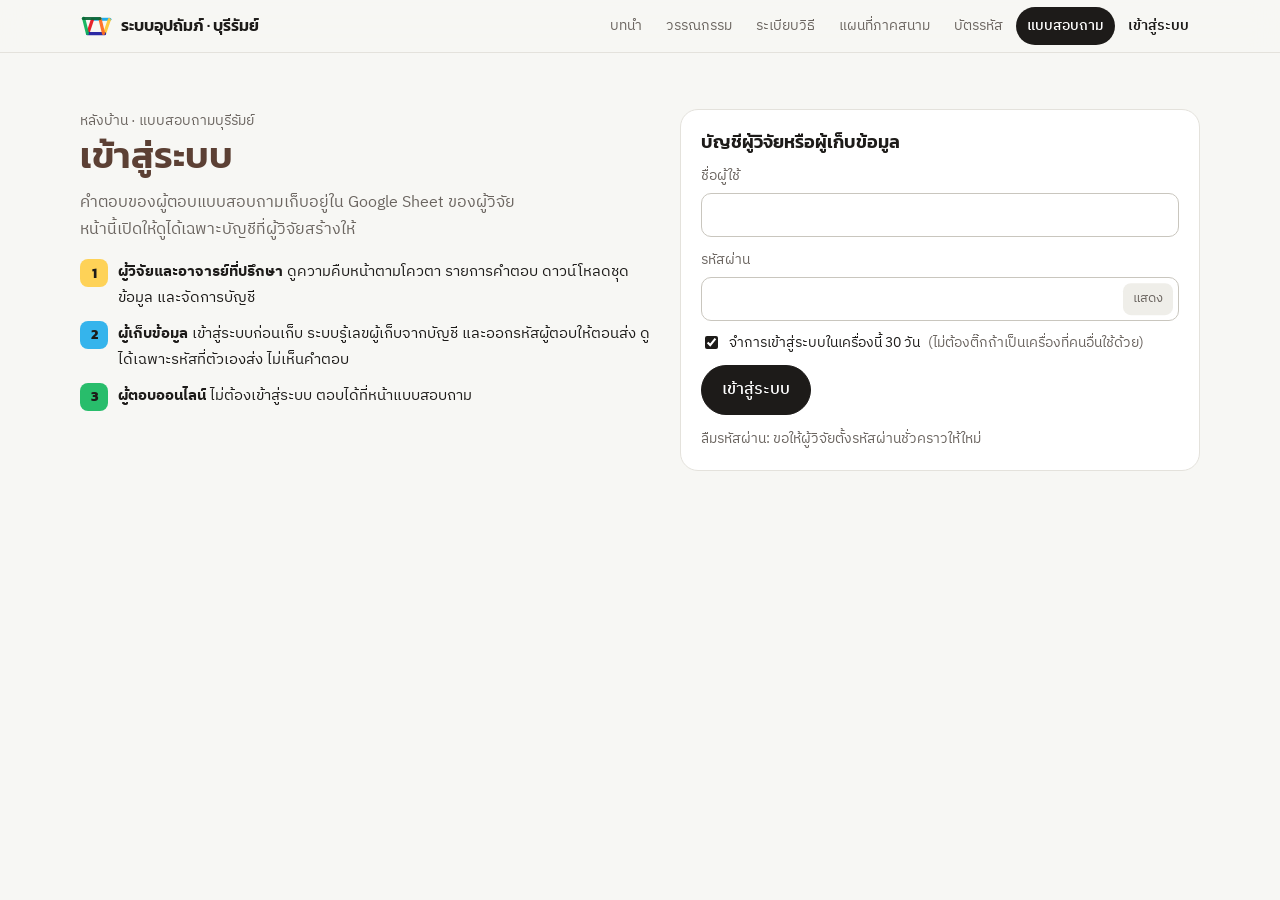
<file: admin/index.html>
<!DOCTYPE html>
<html lang="th">
<head>
<meta charset="utf-8">
<meta name="viewport" content="width=device-width, initial-scale=1, viewport-fit=cover">
<title>หลังบ้าน · เข้าสู่ระบบ</title>
<meta name="description" content="เข้าสู่ระบบสำหรับผู้วิจัยและผู้เก็บข้อมูล ข้อมูลคำตอบเปิดดูได้หลังเข้าสู่ระบบเท่านั้น">
<meta name="robots" content="noindex">
<link rel="preconnect" href="https://fonts.googleapis.com">
<link rel="preconnect" href="https://fonts.gstatic.com" crossorigin>
<link rel="stylesheet" href="https://fonts.googleapis.com/css2?family=Kanit:wght@500;600;700&family=IBM+Plex+Sans+Thai:wght@400;500;600&family=IBM+Plex+Mono:wght@400;500&display=swap">
<link rel="stylesheet" href="../assets/site.css">
<style>
/* Layout: sign-in gate → (admin) field-office console: status strip, district progress against quota, tabs; (enumerator) own account and sent codes */
main.wrap{display:grid;gap:18px;padding-top:24px}
.gate{display:grid;grid-template-columns:1.1fr 1fr;gap:28px;align-items:start;padding:32px 0}
.gate h1{font-size:clamp(1.6rem,1.2rem + 1.6vw,2.3rem);color:var(--brown)}
.gate .lead{color:var(--muted);margin-top:10px;max-width:46ch}
.gate ul{margin:16px 0 0;padding:0;list-style:none;display:grid;gap:10px}
.gate li{display:grid;grid-template-columns:28px 1fr;gap:10px;align-items:start;font-size:.95rem}
.gate li b.k{width:28px;height:28px;border-radius:8px;display:grid;place-items:center;font-family:var(--f-display);font-size:.85rem}
@media (max-width:820px){.gate{grid-template-columns:1fr;padding:12px 0}}
.head{display:flex;flex-wrap:wrap;gap:10px 16px;align-items:center;justify-content:space-between}
.head h1{font-size:1.4rem}
.who{display:flex;gap:8px;align-items:center;flex-wrap:wrap}
.btn.sm{padding:6px 14px;min-height:36px;font-size:.88rem}
.stats{display:grid;grid-template-columns:repeat(4,1fr);gap:12px}
.stat{background:var(--surface);border:1px solid var(--line);border-radius:18px;padding:14px 16px;display:grid;gap:2px}
.stat b{font-family:var(--f-mono);font-size:1.7rem;font-weight:500;line-height:1.2}
.stat span{font-size:.84rem;color:var(--muted)}
.stat .bar{height:6px;border-radius:3px;background:var(--sunk);overflow:hidden;margin-top:6px}.stat .bar i{display:block;height:100%;background:var(--ink)}
@media (max-width:760px){.stats{grid-template-columns:1fr 1fr}}
.dists{display:grid;grid-template-columns:repeat(4,1fr);gap:12px}
@media (max-width:900px){.dists{grid-template-columns:1fr 1fr}}@media (max-width:520px){.dists{grid-template-columns:1fr}}
.dist{background:var(--surface);border:1px solid var(--line);border-radius:18px;padding:14px 16px;display:grid;gap:8px}
.dist .top{display:flex;justify-content:space-between;align-items:baseline;gap:8px}
.cells{display:grid;grid-template-columns:repeat(4,1fr);gap:6px}
.cell{display:grid;gap:3px;font-size:.74rem;color:var(--muted)}
.cell .m{height:34px;border-radius:8px;background:var(--sunk);position:relative;overflow:hidden}
.cell .m i{position:absolute;inset:auto 0 0 0;background:var(--mg);opacity:.85}
.cell.o .m i{background:var(--nk)}
.cell .v{font-family:var(--f-mono);color:var(--ink);font-size:.78rem}
.cell.full .v{color:var(--mint-ink);font-weight:600}
.tabs{display:flex;gap:4px;border-bottom:1px solid var(--line);overflow-x:auto;scrollbar-width:none}
.tab{appearance:none;border:0;background:none;font:inherit;padding:10px 14px;color:var(--muted);cursor:pointer;border-bottom:2px solid transparent;white-space:nowrap}
.tab[aria-selected="true"]{color:var(--ink);border-bottom-color:var(--ink);font-weight:600}
.panel{display:grid;gap:12px}.panel[hidden]{display:none}
.tools{display:flex;gap:8px;flex-wrap:wrap;align-items:center}
.tools input:not([type=checkbox]),.tools select{font:inherit;border:1px solid var(--line2);border-radius:10px;padding:7px 10px;min-height:40px;background:var(--surface);color:var(--ink)}
.tscroll{max-height:70vh}
.tscroll th{position:sticky;top:0;z-index:1}
td,th{white-space:nowrap;padding:8px 12px}
tr.click{cursor:pointer}tr.click:hover td{background:var(--mint-soft)}
.flag{color:var(--warn);font-weight:600}
.prog{display:inline-block;width:70px;height:6px;border-radius:3px;background:var(--sunk);vertical-align:middle;margin-left:6px;overflow:hidden}.prog i{display:block;height:100%;background:var(--ink)}
.empty{padding:28px;text-align:center;color:var(--muted)}
.danger-zone{border:1px solid #e6b7b9;background:#fdf3f3;border-radius:16px;padding:14px 16px;display:grid;gap:8px}
.form-row{display:grid;grid-template-columns:1fr 1.3fr 1fr .8fr auto;gap:10px;align-items:end}
.form-row label{display:grid;gap:4px;font-size:.84rem;color:var(--muted)}
@media (max-width:860px){.form-row{grid-template-columns:1fr 1fr}.form-row .btn{grid-column:1/-1}}
.st-on{color:var(--good);font-weight:600}.st-off{color:var(--bad)}
.temp{font-family:var(--f-mono);font-size:1.5rem;letter-spacing:.06em;background:var(--mint);border:1px solid var(--mint-line);color:var(--mint-ink);border-radius:12px;padding:10px 14px;text-align:center}
dialog{border:0;border-radius:18px;padding:0;max-width:min(720px,94vw);width:100%;box-shadow:0 30px 80px -30px rgba(0,0,0,.5)}
dialog::backdrop{background:rgba(20,18,16,.35)}
dialog .in{padding:18px;display:grid;gap:10px}
dialog pre{font-family:var(--f-mono);font-size:.76rem;background:var(--sunk);border-radius:10px;padding:10px;max-height:60vh;overflow:auto;white-space:pre-wrap;word-break:break-all;margin:0}
#msg:empty{display:none}
#loginbox .login{max-width:none}
.grid2{display:grid;grid-template-columns:1fr 1fr;gap:16px}@media (max-width:820px){.grid2{grid-template-columns:1fr}}
</style>
<link rel="icon" href="../assets/favicon.svg" type="image/svg+xml">
<link rel="icon" href="../assets/favicon-32.png" sizes="32x32" type="image/png">
<link rel="apple-touch-icon" href="../assets/apple-touch-icon.png">
<meta name="theme-color" content="#f7f7f4">
</head>
<body>
<nav class="site-nav" aria-label="เมนูหลัก"><div class="wrap"><a class="brand" href="../"><img class="logo" src="../assets/logo.svg" alt="" width="33" height="22">ระบบอุปถัมภ์ · บุรีรัมย์</a><ul><li><a class="nl" href="../#intro">บทนำ</a></li><li><a class="nl" href="../#lit">วรรณกรรม</a></li><li><a class="nl" href="../#method">ระเบียบวิธี</a></li><li><a class="nl" href="../field/">แผนที่ภาคสนาม</a></li><li><a class="nl" href="../codes/">บัตรรหัส</a></li><li><a class="nl cta" href="../survey/">แบบสอบถาม</a></li><li><a class="nl" href="../admin/" aria-current="page">เข้าสู่ระบบ</a></li></ul></div></nav>
<main class="wrap" id="root" aria-live="polite"></main>
<dialog id="dlg"><div class="in"><div style="display:flex;justify-content:space-between;align-items:center;gap:8px"><h3 id="dlgT"></h3><button class="btn sm" id="dlgX">ปิด</button></div><div id="dlgB"></div></div></dialog>
<script src="../assets/config.js"></script>
<script>window.LGU_DATA = {"lgus":[{"code":"N01","n":"ทน.บุรีรัมย์","d":"เมืองบุรีรัมย์","k":"nk","t":["ในเมือง","อิสาณ","เสม็ด"],"target":{"300":[4,4,14,16],"440":[7,5,20,24],"880":[13,11,40,47]}},{"code":"M02","n":"ทม.ชุมเห็ด","d":"เมืองบุรีรัมย์","k":"mg","t":["ชุมเห็ด"],"target":{"300":[2,1,6,7],"440":[2,2,8,10],"880":[5,4,17,20]}},{"code":"M03","n":"ทม.บ้านบัว","d":"เมืองบุรีรัมย์","k":"mg","t":["บ้านบัว"],"target":{"300":[1,1,3,4],"440":[1,1,5,5],"880":[2,2,9,10]}},{"code":"M04","n":"ทม.สวายจีก","d":"เมืองบุรีรัมย์","k":"mg","t":["สวายจีก"],"target":{"300":[1,1,3,4],"440":[1,1,5,5],"880":[3,3,10,11]}},{"code":"T05","n":"ทต.หลักเขต","d":"เมืองบุรีรัมย์","k":"tb","t":["หลักเขต"],"target":{"300":[1,1,2,2],"440":[1,1,3,3],"880":[2,2,6,6]}},{"code":"T06","n":"ทต.หนองตาด","d":"เมืองบุรีรัมย์","k":"tb","t":["หนองตาด"],"target":{"300":[1,1,3,4],"440":[1,1,5,5],"880":[3,3,10,11]}},{"code":"T07","n":"ทต.บัวทอง","d":"เมืองบุรีรัมย์","k":"tb","t":["บัวทอง"],"target":{"300":[0,0,2,2],"440":[1,1,3,3],"880":[2,1,6,6]}},{"code":"T08","n":"ทต.กระสัง","d":"เมืองบุรีรัมย์","k":"tb","t":["กระสัง"],"target":{"300":[1,1,2,3],"440":[1,1,3,4],"880":[2,2,7,7]}},{"code":"A09","n":"อบต.เสม็ด","d":"เมืองบุรีรัมย์","k":"ao","t":["เสม็ด"],"target":{"300":[1,1,4,4],"440":[1,1,5,6],"880":[3,3,11,11]}},{"code":"A10","n":"อบต.สะแกโพรง","d":"เมืองบุรีรัมย์","k":"ao","t":["สะแกโพรง"],"target":{"300":[1,1,4,4],"440":[2,2,6,6],"880":[3,3,12,12]}},{"code":"A11","n":"อบต.บ้านยาง","d":"เมืองบุรีรัมย์","k":"ao","t":["บ้านยาง"],"target":{"300":[1,1,4,4],"440":[2,2,6,6],"880":[3,5,11,13]}},{"code":"A12","n":"อบต.พระครู","d":"เมืองบุรีรัมย์","k":"ao","t":["พระครู"],"target":{"300":[0,0,2,2],"440":[1,1,3,3],"880":[2,1,6,7]}},{"code":"A13","n":"อบต.ถลุงเหล็ก","d":"เมืองบุรีรัมย์","k":"ao","t":["ถลุงเหล็ก"],"target":{"300":[0,0,2,2],"440":[1,1,3,3],"880":[1,1,5,5]}},{"code":"A14","n":"อบต.ลุมปุ๊ก","d":"เมืองบุรีรัมย์","k":"ao","t":["ลุมปุ๊ก"],"target":{"300":[1,1,3,3],"440":[1,1,4,4],"880":[2,2,8,8]}},{"code":"A15","n":"อบต.สองห้อง","d":"เมืองบุรีรัมย์","k":"ao","t":["สองห้อง"],"target":{"300":[1,1,2,2],"440":[1,1,3,3],"880":[2,2,6,7]}},{"code":"A16","n":"อบต.สะแกซำ","d":"เมืองบุรีรัมย์","k":"ao","t":["สะแกซำ"],"target":{"300":[1,1,3,3],"440":[1,1,5,5],"880":[2,2,9,9]}},{"code":"A17","n":"อบต.กลันทา","d":"เมืองบุรีรัมย์","k":"ao","t":["กลันทา"],"target":{"300":[0,0,2,2],"440":[1,1,3,3],"880":[1,1,6,7]}},{"code":"A18","n":"อบต.เมืองฝาง","d":"เมืองบุรีรัมย์","k":"ao","t":["เมืองฝาง"],"target":{"300":[1,1,2,2],"440":[1,1,3,4],"880":[2,2,7,7]}},{"code":"T19","n":"ทต.สตึก","d":"สตึก","k":"tb","t":["สตึก","นิคม"],"target":{"300":[1,1,3,3],"440":[1,1,5,5],"880":[2,2,9,10]}},{"code":"T20","n":"ทต.ศรีสตึก","d":"สตึก","k":"tb","t":["สตึก"],"target":{"300":[1,1,2,2],"440":[1,1,3,4],"880":[2,2,7,7]}},{"code":"T21","n":"ทต.ดอนมนต์","d":"สตึก","k":"tb","t":["ดอนมนต์"],"target":{"300":[0,0,2,2],"440":[1,1,3,3],"880":[1,1,5,5]}},{"code":"T22","n":"ทต.สะแก","d":"สตึก","k":"tb","t":["สะแก"],"target":{"300":[1,0,2,2],"440":[1,1,3,3],"880":[2,2,7,7]}},{"code":"A23","n":"อบต.นิคม","d":"สตึก","k":"ao","t":["นิคม"],"target":{"300":[1,1,3,3],"440":[1,1,4,4],"880":[2,2,9,9]}},{"code":"A24","n":"อบต.ทุ่งวัง","d":"สตึก","k":"ao","t":["ทุ่งวัง"],"target":{"300":[1,1,2,3],"440":[1,1,4,4],"880":[2,2,7,8]}},{"code":"A25","n":"อบต.เมืองแก","d":"สตึก","k":"ao","t":["เมืองแก"],"target":{"300":[1,1,4,4],"440":[1,1,5,5],"880":[3,2,10,11]}},{"code":"A26","n":"อบต.หนองใหญ่","d":"สตึก","k":"ao","t":["หนองใหญ่"],"target":{"300":[1,1,3,3],"440":[1,1,4,4],"880":[2,2,8,8]}},{"code":"A27","n":"อบต.ร่อนทอง","d":"สตึก","k":"ao","t":["ร่อนทอง"],"target":{"300":[1,1,4,4],"440":[1,1,5,5],"880":[3,3,10,11]}},{"code":"A28","n":"อบต.ชุมแสง","d":"สตึก","k":"ao","t":["ชุมแสง"],"target":{"300":[1,1,3,3],"440":[1,1,4,5],"880":[2,3,9,9]}},{"code":"A29","n":"อบต.ท่าม่วง","d":"สตึก","k":"ao","t":["ท่าม่วง"],"target":{"300":[0,0,2,2],"440":[1,1,3,3],"880":[1,1,5,6]}},{"code":"A30","n":"อบต.สนามชัย","d":"สตึก","k":"ao","t":["สนามชัย"],"target":{"300":[0,0,2,2],"440":[1,1,3,3],"880":[2,1,6,6]}},{"code":"A31","n":"อบต.กระสัง","d":"สตึก","k":"ao","t":["กระสัง"],"target":{"300":[0,0,1,1],"440":[1,0,2,2],"880":[1,1,4,4]}},{"code":"T32","n":"ทต.บ้านด่าน","d":"บ้านด่าน","k":"tb","t":["บ้านด่าน"],"target":{"300":[1,1,3,4],"440":[1,1,5,5],"880":[3,3,10,12]}},{"code":"T33","n":"ทต.ปราสาท","d":"บ้านด่าน","k":"tb","t":["ปราสาท"],"target":{"300":[1,1,3,3],"440":[1,1,4,4],"880":[2,2,7,8]}},{"code":"A34","n":"อบต.วังเหนือ","d":"บ้านด่าน","k":"ao","t":["วังเหนือ"],"target":{"300":[0,0,1,1],"440":[1,0,2,2],"880":[1,1,4,4]}},{"code":"A35","n":"อบต.โนนขวาง","d":"บ้านด่าน","k":"ao","t":["โนนขวาง"],"target":{"300":[0,0,2,2],"440":[1,1,2,3],"880":[1,1,5,5]}},{"code":"T36","n":"ทต.แคนดง","d":"แคนดง","k":"tb","t":["แคนดง"],"target":{"300":[0,0,2,2],"440":[0,0,2,2],"880":[1,1,5,5]}},{"code":"T37","n":"ทต.หัวฝาย","d":"แคนดง","k":"tb","t":["หัวฝาย"],"target":{"300":[1,1,2,2],"440":[1,1,3,3],"880":[2,2,7,7]}},{"code":"A38","n":"อบต.แคนดง","d":"แคนดง","k":"ao","t":["แคนดง"],"target":{"300":[0,1,2,2],"440":[1,1,3,3],"880":[1,2,5,6]}},{"code":"A39","n":"อบต.ดงพลอง","d":"แคนดง","k":"ao","t":["ดงพลอง"],"target":{"300":[1,1,2,2],"440":[1,1,3,3],"880":[2,2,6,6]}},{"code":"A40","n":"อบต.สระบัว","d":"แคนดง","k":"ao","t":["สระบัว"],"target":{"300":[0,0,2,2],"440":[1,1,3,3],"880":[1,1,5,5]}}],"district":{"300":{"เมืองบุรีรัมย์":[18,17,63,70],"สตึก":[9,8,33,34],"บ้านด่าน":[2,2,9,10],"แคนดง":[2,3,10,10]},"440":{"เมืองบุรีรัมย์":[27,25,93,102],"สตึก":[13,12,48,50],"บ้านด่าน":[4,3,13,14],"แคนดง":[4,4,14,14]},"880":{"เมืองบุรีรัมย์":[53,50,186,204],"สตึก":[25,24,96,101],"บ้านด่าน":[7,7,26,29],"แคนดง":[7,8,28,29]}}};</script>
<script src="../assets/auth.js"></script>
<script>
(function () {
  "use strict";
  var $ = function (s, el) { return (el || document).querySelector(s); }, esc = Auth.esc, root = $("#root");
  var DIST = ["เมืองบุรีรัมย์", "สตึก", "บ้านด่าน", "แคนดง"], CELL = ["Gen Z ชาย", "Gen Z หญิง", "รุ่นอื่น ชาย", "รุ่นอื่น หญิง"];
  var RE = /^([ZYXB])([NMTAU])(\d{2})-(\d{2})(\d{2})-([1-9])(\d{2})$/;
  var D = null, CONTACTS = null, USERS = null, TIER = 440, TAB = location.hash === "#users" ? "pu" : "pl";
  var demo = function () { var s = Auth.get(); return !!(s && s.demo); };

  /* ---------- API, or invented data when the page is not connected yet ---------- */
  function api(action, body) {
    if (!demo()) return Auth.api(action, body);
    return Promise.resolve(DEMO_API(action, body || {}));
  }
  var DEMO_STATE = null;
  function DEMO_API(a, b) {
    if (!DEMO_STATE) DEMO_STATE = demoData();
    var S = DEMO_STATE;
    if (a === "data") return { ok: true, rows: S.rows, lgus: LGU_DATA.lgus, district: LGU_DATA.district, contacts: S.contacts.length, accept: false, deleteBy: "2570-06-30", sheetUrl: "#", me: Auth.get().user };
    if (a === "users") return { ok: true, users: S.users };
    if (a === "contacts") return { ok: true, contacts: S.contacts };
    if (a === "detail") return { ok: true, json: JSON.stringify({ answers: { "1": 2530, "2": 2, "3": { a: "สตึก", t: "สตึก" }, "4": "ทต.สตึก", "16": 3, "31": 2 }, ipc: { I: 28, P: 31, C: 17 } }) };
    if (a === "mine") return { ok: true, rows: S.rows.slice(0, 6).map(function (r) { return { code: r.code, ref: "A1B2C3D4", received: r.received, test: true }; }) };
    if (a === "addUser" || a === "resetPassword") return { ok: true, username: b.username, tempPassword: "demo1-pass2" };
    return { ok: false, error: "โหมดตัวอย่าง: คำสั่งนี้ใช้ได้เมื่อเชื่อมหลังบ้านแล้ว" };
  }
  function demoData() {
    var L = LGU_DATA.lgus, rows = [], seq = {}, now = new Date();
    for (var i = 0; i < 132; i++) {
      var l = L[Math.floor(Math.random() * L.length)], d = new Date(now.getTime() - Math.floor(Math.random() * 6) * 864e5);
      var ddmm = ("0" + d.getDate()).slice(-2) + ("0" + (d.getMonth() + 1)).slice(-2), en = 1 + Math.floor(Math.random() * 4), k = ddmm + en;
      seq[k] = (seq[k] || 0) + 1; var g = "ZYXB"[Math.floor(Math.random() * 4)];
      rows.push({ code: g + l.code + "-" + ddmm + "-" + en + ("0" + seq[k]).slice(-2), collector: "enum" + en, received: d.toISOString(), test: true, flag: Math.random() < .02 ? "อาจซ้ำกับ …" : "", sex: 1 + Math.floor(Math.random() * 2), district: l.d, tambon: l.t[0], mode: Math.random() < .7 ? 1 : 0, I: 10 + Math.floor(Math.random() * 30), P: 5 + Math.floor(Math.random() * 35), C: 5 + Math.floor(Math.random() * 35), phase2: Math.random() < .25 });
    }
    var contacts = rows.filter(function (r) { return r.phase2; }).map(function (r) { return { code: r.code, phone: "08" + Math.floor(10000000 + Math.random() * 89999999), time: "เย็น", consented: r.received, deleteBy: "2570-06-30" }; });
    var users = [{ username: "kobphat", name: "กอบพัชร์", role: "admin", enumerator: 1, active: true, lastLogin: now.toISOString() }, { username: "woranista", name: "วรนิษฐา", role: "admin", enumerator: 2, active: true, lastLogin: now.toISOString() },
      { username: "advisor", name: "อาจารย์ที่ปรึกษา", role: "admin", enumerator: 0, active: true, lastLogin: "" }, { username: "enum3", name: "ผู้ช่วยวิจัย 3", role: "enumerator", enumerator: 3, active: true, lastLogin: "" }, { username: "enum4", name: "ผู้ช่วยวิจัย 4", role: "enumerator", enumerator: 4, active: false, lastLogin: "" }];
    return { rows: rows, contacts: contacts, users: users };
  }

  function msg(t, bad) { var m = $("#msg"); if (!m) return; m.textContent = t || ""; m.style.color = bad ? "var(--bad)" : "var(--muted)"; }
  function fail(j) { if (j.auth) return start(); msg(j.error || "ทำรายการไม่สำเร็จ", true); }
  function parse(code) { var m = RE.exec(code); return m ? { gen: m[1], lgu: m[2] + m[3], ddmm: m[4] + m[5], en: m[6], seq: m[7] } : null; }
  function cellOf(r, p) { if (r.sex !== 1 && r.sex !== 2) return -1; return (p.gen === "Z" ? 0 : 2) + (r.sex === 2 ? 1 : 0); }
  function stat(v, l, f, color) { return '<div class="stat"><b' + (color ? ' style="color:' + color + '"' : '') + '>' + v + '</b><span>' + l + '</span>' + (f != null ? '<div class="bar"><i style="width:' + Math.min(100, f * 100).toFixed(1) + '%"></i></div>' : '') + '</div>'; }
  function dialog(title, html) { $("#dlgT").textContent = title; $("#dlgB").innerHTML = html; $("#dlg").showModal(); }
  $("#dlgX").onclick = function () { $("#dlg").close(); };

  /* ---------- gate ---------- */
  function start() {
    var s = Auth.get();
    if (!s || s.user.mustChange) return gate();
    if (s.user.role === "admin") return loadAdmin();
    return enumeratorView();
  }
  function gate() {
    root.innerHTML = '<section class="gate"><div><p class="small muted">หลังบ้าน · แบบสอบถามบุรีรัมย์</p><h1>เข้าสู่ระบบ</h1>' +
      '<p class="lead">คำตอบของผู้ตอบแบบสอบถามเก็บอยู่ใน Google Sheet ของผู้วิจัย หน้านี้เปิดให้ดูได้เฉพาะบัญชีที่ผู้วิจัยสร้างให้</p><ul>' +
      '<li><b class="k" style="background:var(--s-yellow)">1</b><span><b>ผู้วิจัยและอาจารย์ที่ปรึกษา</b> ดูความคืบหน้าตามโควตา รายการคำตอบ ดาวน์โหลดชุดข้อมูล และจัดการบัญชี</span></li>' +
      '<li><b class="k" style="background:var(--s-blue)">2</b><span><b>ผู้เก็บข้อมูล</b> เข้าสู่ระบบก่อนเก็บ ระบบรู้เลขผู้เก็บจากบัญชี และออกรหัสผู้ตอบให้ตอนส่ง ดูได้เฉพาะรหัสที่ตัวเองส่ง ไม่เห็นคำตอบ</span></li>' +
      '<li><b class="k" style="background:var(--s-green)">3</b><span><b>ผู้ตอบออนไลน์</b> ไม่ต้องเข้าสู่ระบบ ตอบได้ที่หน้าแบบสอบถาม</span></li></ul></div>' +
      '<div class="card" id="loginbox"></div></section>';
    Auth.form($("#loginbox"), { title: "บัญชีผู้วิจัยหรือผู้เก็บข้อมูล", onDone: start,
      demo: { label: "ดูตัวอย่างหลังบ้าน (ข้อมูลสมมติ)", user: { username: "demo-admin", name: "ผู้ดูแลสาธิต", role: "admin", enumerator: 1 } } });
  }
  function headBar(title, sub) {
    var s = Auth.get(), u = s.user;
    return '<header class="head"><div><h1>' + title + '</h1><p class="small muted">' + sub + '</p></div><div class="who">' +
      (s.demo ? '<span class="chip warn"><i></i>ข้อมูลสมมติ</span>' : '') + '<span class="chip">' + esc(u.name || u.username) + ' · ' + (u.role === "admin" ? "ผู้ดูแล" : "ผู้เก็บข้อมูล") + (u.enumerator ? " เลข " + u.enumerator : "") + '</span>' +
      '<button class="btn sm" id="pw">เปลี่ยนรหัสผ่าน</button><button class="btn sm" id="out">ออกจากระบบ</button></div></header><p id="msg" class="small" role="status"></p>';
  }
  function wireHead() {
    $("#out").onclick = function () { Auth.clear(); DEMO_STATE = null; D = CONTACTS = USERS = null; start(); };
    $("#pw").onclick = function () {
      if (demo()) return msg("โหมดตัวอย่าง: เปลี่ยนรหัสผ่านได้เมื่อเชื่อมหลังบ้านแล้ว", true);
      dialog("เปลี่ยนรหัสผ่าน", '<form class="login" id="cpw"><label class="fld"><span>รหัสผ่านเดิม</span><input class="txt" type="password" name="o" autocomplete="current-password"></label><label class="fld"><span>รหัสผ่านใหม่ (อย่างน้อย 8 ตัว)</span><input class="txt" type="password" name="n" autocomplete="new-password"></label><label class="fld"><span>พิมพ์รหัสผ่านใหม่อีกครั้ง</span><input class="txt" type="password" name="n2" autocomplete="new-password"></label><p class="err small" role="alert"></p><div class="row"><button class="btn primary">บันทึก</button></div></form>');
      var f = $("#cpw"); f.onsubmit = function (e) { e.preventDefault(); var er = $(".err", f);
        if (f.n.value.length < 8) return er.textContent = "รหัสผ่านใหม่ต้องยาวอย่างน้อย 8 ตัว"; if (f.n.value !== f.n2.value) return er.textContent = "รหัสผ่านใหม่สองช่องไม่ตรงกัน";
        Auth.changePassword(f.o.value, f.n.value).then(function (j) { if (!j.ok) { er.textContent = j.error; if (j.auth) { $("#dlg").close(); start(); } return; } $("#dlg").close(); msg("เปลี่ยนรหัสผ่านแล้ว เครื่องอื่นที่เคยเข้าไว้จะต้องเข้าสู่ระบบใหม่"); }); };
    };
  }

  /* ---------- enumerator ---------- */
  function enumeratorView() {
    var u = Auth.get().user;
    root.innerHTML = headBar("บัญชีผู้เก็บข้อมูล", "ดูได้เฉพาะรหัสผู้ตอบที่บัญชีนี้ส่ง ไม่มีคำตอบหรือเบอร์โทร") +
      '<div class="grid2"><div class="card" style="display:grid;gap:10px"><h3>เริ่มเก็บข้อมูล</h3><p class="small muted">' + (u.enumerator ? "บัญชีนี้เป็นผู้เก็บเลข <b>" + u.enumerator + "</b> ทุกฟอร์มที่ส่งจะได้รหัสที่มีเลขนี้" : "บัญชีนี้ยังไม่มีเลขผู้เก็บ ติดต่อผู้วิจัย") + '</p><div><a class="btn primary" href="../survey/">ไปหน้าแบบสอบถาม</a></div></div>' +
      '<div class="card small" style="display:grid;gap:6px"><b>เขียนรหัสลงฟอร์มกระดาษ</b><p class="muted">ฟอร์มที่ผู้ตอบกรอกเอง ให้คีย์เข้าหน้าแบบสอบถามแบบ “คีย์จากฟอร์มกระดาษ” เมื่อส่งสำเร็จ ระบบจะออกรหัส ให้เขียนรหัสนั้นที่มุมขวาบนของฟอร์ม ถ้ายังส่งไม่ได้ ให้เขียนเลขอ้างอิงไว้ก่อน แล้วจับคู่กับรายการด้านล่าง</p></div></div>' +
      '<section class="panel"><div class="tools"><h3>ฟอร์มที่บัญชีนี้ส่งแล้ว</h3><button class="btn sm" id="rl">รีเฟรช</button></div><div class="tscroll"><table><thead><tr><th>รับเมื่อ</th><th>รหัสผู้ตอบ</th><th>เลขอ้างอิง</th></tr></thead><tbody id="mb"><tr><td colspan="3" class="empty">กำลังโหลด…</td></tr></tbody></table></div></section>';
    wireHead();
    var load = function () { api("mine").then(function (j) { if (!j.ok) return fail(j);
      $("#mb").innerHTML = j.rows.length ? j.rows.map(function (r) { return '<tr><td class="num">' + esc((r.received || "").replace("T", " ").slice(0, 16)) + '</td><td class="num"><b>' + esc(r.code) + '</b>' + (r.test ? ' <span class="chip">ทดสอบ</span>' : '') + '</td><td class="num">' + esc(String(r.ref).replace(/-/g, "").slice(0, 8).toUpperCase()) + '</td></tr>'; }).join("") : '<tr><td colspan="3" class="empty">ยังไม่มีฟอร์มที่ส่ง</td></tr>'; }); };
    $("#rl").onclick = load; load();
  }

  /* ---------- admin ---------- */
  function loadAdmin() {
    root.innerHTML = headBar("หลังบ้านแบบสอบถาม", "ระบบอุปถัมภ์ · บุรีรัมย์ · ข้อมูลจาก Google Sheet ของผู้วิจัย") + '<p class="empty">กำลังโหลดข้อมูล…</p>';
    wireHead();
    var slow = setTimeout(function () { var e = root.querySelector(".empty"); if (e) e.textContent = "กำลังโหลดข้อมูล… ระบบของ Google ตื่นช้าในครั้งแรก รออีกสักครู่"; }, 8000);
    api("data").then(function (j) { clearTimeout(slow); if (!j.ok) return fail(j); D = j; try { renderAdmin(); } catch (e) { root.insertAdjacentHTML("beforeend", '<p class="notice">แสดงผลไม่ได้: ' + esc(e.message) + '</p>'); console.error(e); } })
      .catch(function (e) { clearTimeout(slow); msg("โหลดข้อมูลไม่สำเร็จ: " + (e && e.message || e), true); });
  }
  function rows() { return D.rows.filter(function (r) { return $("#showTest").checked || !r.test; }).map(function (r) { r.p = parse(r.code); return r; }).filter(function (r) { return r.p; }); }
  function renderAdmin() {
    root.innerHTML = headBar("หลังบ้านแบบสอบถาม", "ระบบอุปถัมภ์ · บุรีรัมย์ · ข้อมูลจาก Google Sheet ของผู้วิจัย") +
      '<div class="tools"><span class="chip ' + (D.accept ? "mint" : "warn") + '"><i></i>' + (D.accept ? "เปิดรับข้อมูลจริงแล้ว" : "ยังไม่เปิดรับข้อมูลจริง (รับเฉพาะข้อมูลทดสอบ)") + '</span>' +
      '<label class="chip"><input type="checkbox" id="showTest"' + (D.accept ? "" : " checked") + '> แสดงข้อมูลทดสอบ</label>' +
      '<label class="chip">เป้า <select id="tier" style="border:0;background:none;font:inherit;color:inherit;min-height:0;padding:0"><option value="300">300</option><option value="440" selected>440</option><option value="880">880</option></select></label>' +
      '<button class="btn sm" id="reload">รีเฟรช</button></div>' +
      '<section class="stats" id="stats"></section><section class="dists" id="dists" aria-label="ความคืบหน้ารายอำเภอ"></section>' +
      '<nav class="tabs" role="tablist">' + [["pl", "ราย อปท."], ["pr", "รายการคำตอบ"], ["pe", "ผู้เก็บ × วัน"], ["pc", "ผู้ยินดีให้สัมภาษณ์"], ["pu", "บัญชีผู้ใช้"], ["px", "ดาวน์โหลดข้อมูล"], ["ps", "ตั้งค่าและทดสอบ"]].map(function (t) { return '<button class="tab" role="tab" aria-selected="' + (t[0] === TAB) + '" data-p="' + t[0] + '">' + t[1] + '</button>'; }).join("") + '</nav>' +
      ["pl", "pr", "pe", "pc", "pu", "px", "ps"].map(function (k) { return '<section class="panel" id="' + k + '"' + (k === TAB ? "" : " hidden") + '></section>'; }).join("");
    wireHead();
    $("#tier").value = String(TIER);
    $("#reload").onclick = loadAdmin; $("#showTest").onchange = draw; $("#tier").onchange = function () { TIER = +this.value; draw(); };
    document.querySelectorAll(".tab").forEach(function (t) { t.onclick = function () { TAB = t.dataset.p; document.querySelectorAll(".tab").forEach(function (x) { x.setAttribute("aria-selected", x === t); $("#" + x.dataset.p).hidden = x !== t; }); if (TAB === "pu") renderUsers(); }; });
    draw();
  }
  function draw() {
    var R = rows(), today = new Date(), dd = ("0" + today.getDate()).slice(-2) + ("0" + (today.getMonth() + 1)).slice(-2);
    var nToday = R.filter(function (r) { return r.p.ddmm === dd; }).length, flags = R.filter(function (r) { return r.flag; }).length;
    $("#stats").innerHTML = stat(R.length, "เก็บแล้ว จากเป้า " + TIER, R.length / TIER) + stat(nToday, "เก็บวันนี้ (" + dd.slice(0, 2) + "/" + dd.slice(2) + ")") +
      stat(R.filter(function (r) { return r.phase2; }).length, "ยินดีให้สัมภาษณ์รอบ 2 · มีเบอร์ " + D.contacts) + stat(flags, "ธงอาจตอบซ้ำ", null, flags ? "var(--warn)" : "");
    var byL = {}; D.lgus.forEach(function (l) { byL[l.code] = [0, 0, 0, 0]; });
    R.forEach(function (r) { var c = cellOf(r, r.p); if (c >= 0 && byL[r.p.lgu]) byL[r.p.lgu][c]++; });
    $("#dists").innerHTML = DIST.map(function (d) {
      var tgt = D.district[TIER][d], got = [0, 0, 0, 0]; D.lgus.filter(function (l) { return l.d === d; }).forEach(function (l) { byL[l.code].forEach(function (v, i) { got[i] += v; }); });
      var tot = got.reduce(function (a, b) { return a + b; }, 0), T = tgt.reduce(function (a, b) { return a + b; }, 0);
      return '<div class="dist"><div class="top"><h3>อ.' + d + '</h3><span class="num">' + tot + ' / ' + T + '</span></div><div class="cells">' +
        CELL.map(function (n, i) { var f = Math.min(1, tgt[i] ? got[i] / tgt[i] : 0); return '<div class="cell' + (i > 1 ? " o" : "") + (got[i] >= tgt[i] ? " full" : "") + '"><div class="m"><i style="height:' + (f * 100).toFixed(0) + '%"></i></div><span class="v">' + got[i] + '/' + tgt[i] + '</span><span>' + n + '</span></div>'; }).join("") + '</div></div>';
    }).join("");
    $("#pl").innerHTML = '<p class="small muted">เป้าราย อปท. ตามแผนที่ภาคสนาม (เป้า ' + TIER + ') · ช่องเป็น ได้/เป้า · ' + R.filter(function (r) { return r.p.lgu === "U00"; }).length + ' ชุดไม่ทราบ อปท. (U00)</p><div class="tscroll"><table><thead><tr><th>รหัส</th><th>อปท.</th><th>อำเภอ</th>' + CELL.map(function (c) { return '<th class="r">' + c + '</th>'; }).join("") + '<th class="r">รวม</th></tr></thead><tbody>' +
      D.lgus.map(function (l) { var t = l.target[TIER], g = byL[l.code], G = g.reduce(function (a, b) { return a + b; }, 0), TT = t.reduce(function (a, b) { return a + b; }, 0);
        return '<tr><td class="num">' + l.code + '</td><td>' + esc(l.n) + '</td><td>' + esc(l.d) + '</td>' + t.map(function (v, i) { return '<td class="r num"' + (g[i] >= v && v ? ' style="color:var(--mint-ink);font-weight:600"' : '') + '>' + g[i] + '/' + v + '</td>'; }).join("") +
        '<td class="r num">' + G + '/' + TT + '<span class="prog"><i style="width:' + Math.min(100, TT ? G / TT * 100 : 0).toFixed(0) + '%"></i></span></td></tr>'; }).join("") + '</tbody></table></div>';
    var SEX = { 1: "ชาย", 2: "หญิง", 3: "ไม่ระบุ" }, MODE = { 0: "กระดาษ", 1: "อ่านให้ฟัง", 2: "ออนไลน์", 3: "QR" };
    $("#pr").innerHTML = '<div class="tools"><input id="q" placeholder="ค้นหารหัส ตำบล ผู้เก็บ หรือธง" aria-label="ค้นหา"><span class="small muted">แตะแถวเพื่อดูคำตอบทั้งหมด</span></div><div class="tscroll"><table><thead><tr><th>รหัส</th><th>รับเมื่อ</th><th>อำเภอ</th><th>ตำบล</th><th>รุ่น</th><th>เพศ</th><th>วิธีตอบ</th><th>ผู้เก็บ</th><th class="r">I</th><th class="r">P</th><th class="r">C</th><th>ธง</th></tr></thead><tbody id="rb"></tbody></table></div>';
    var drawR = function () { var q = ($("#q").value || "").trim(); var L = R.filter(function (r) { return !q || (r.code + " " + r.tambon + " " + r.flag + " " + r.collector).indexOf(q) >= 0; }).sort(function (a, b) { return b.received < a.received ? -1 : 1; });
      $("#rb").innerHTML = L.length ? L.slice(0, 500).map(function (r) { return '<tr class="click" data-code="' + esc(r.code) + '"><td class="num">' + esc(r.code) + (r.test ? ' <span class="chip">ทดสอบ</span>' : '') + '</td><td class="num">' + esc((r.received || "").replace("T", " ").slice(0, 16)) + '</td><td>' + esc(r.district) + '</td><td>' + esc(r.tambon) + '</td><td>' + r.p.gen + '</td><td>' + (SEX[r.sex] || "-") + '</td><td>' + (MODE[r.mode] || "-") + '</td><td>' + (r.p.en === "9" ? "ออนไลน์" : esc(r.collector || r.p.en)) + '</td><td class="r num">' + esc(r.I) + '</td><td class="r num">' + esc(r.P) + '</td><td class="r num">' + esc(r.C) + '</td><td class="flag">' + esc(r.flag) + '</td></tr>'; }).join("") : '<tr><td colspan="12" class="empty">ยังไม่มีคำตอบ</td></tr>'; };
    drawR(); $("#q").oninput = drawR;
    $("#rb").onclick = function (e) { var tr = e.target.closest("tr[data-code]"); if (!tr) return; var c = tr.dataset.code; dialog(c, "<pre>กำลังโหลด…</pre>"); api("detail", { code: c }).then(function (j) { var t = j.json; try { t = JSON.stringify(JSON.parse(t), null, 1); } catch (x) {} $("#dlgB").innerHTML = "<pre>" + esc(t || "ไม่พบ") + "</pre>"; }); };
    var days = [], en = {}; R.forEach(function (r) { if (days.indexOf(r.p.ddmm) < 0) days.push(r.p.ddmm); var k = r.p.en; (en[k] = en[k] || {})[r.p.ddmm] = (en[k][r.p.ddmm] || 0) + 1; });
    days.sort(function (a, b) { return (a.slice(2) + a.slice(0, 2)) < (b.slice(2) + b.slice(0, 2)) ? -1 : 1; });
    var ens = Object.keys(en).sort();
    $("#pe").innerHTML = ens.length ? '<div class="tscroll"><table><thead><tr><th>ผู้เก็บ</th>' + days.map(function (d) { return '<th class="r num">' + d.slice(0, 2) + '/' + d.slice(2) + '</th>'; }).join("") + '<th class="r">รวม</th></tr></thead><tbody>' +
      ens.map(function (k) { var s = 0; return '<tr><td>' + (k === "9" ? "ออนไลน์ (9)" : "ผู้เก็บ " + k) + '</td>' + days.map(function (d) { var v = en[k][d] || 0; s += v; return '<td class="r num">' + (v || "") + '</td>'; }).join("") + '<td class="r num"><b>' + s + '</b></td></tr>'; }).join("") + '</tbody></table></div>' : '<p class="empty">ยังไม่มีคำตอบ</p>';
    renderContacts(); renderExport(); renderSettings(); if (TAB === "pu") renderUsers();
  }
  function renderContacts() {
    var P = $("#pc");
    if (!CONTACTS) { P.innerHTML = '<p class="small muted">เบอร์โทรเก็บแยกจากคำตอบ เปิดดูเมื่อจำเป็น ทุกครั้งที่เปิดจะถูกบันทึกในชีต “บันทึกระบบ” พร้อมชื่อผู้ใช้</p><div><button class="btn primary" id="openC">แสดงรายชื่อ ' + D.contacts + ' คน</button></div>';
      $("#openC").onclick = function () { api("contacts").then(function (j) { if (!j.ok) return fail(j); CONTACTS = j.contacts; renderContacts(); }); }; return; }
    var by = {}; D.rows.forEach(function (r) { by[r.code] = r; });
    P.innerHTML = '<div class="tools"><label class="small">เรียงตาม <select id="srt"><option value="P">คะแนน P สูงไปต่ำ</option><option value="code">รหัส</option></select></label><span class="small muted">แตะเบอร์เพื่อแสดงเต็ม</span></div><div class="tscroll"><table><thead><tr><th>รหัส</th><th>อำเภอ</th><th>รุ่น</th><th class="r">I</th><th class="r">P</th><th class="r">C</th><th>เบอร์</th><th>เวลาที่สะดวก</th><th>ลบภายใน</th></tr></thead><tbody id="cb"></tbody></table></div>';
    var drawC = function () { var k = $("#srt").value; var L = CONTACTS.map(function (c) { var r = by[c.code] || {}; return Object.assign({}, c, { d: r.district, P: r.P, I: r.I, C: r.C, test: r.test }); }).filter(function (c) { return $("#showTest").checked || !c.test; });
      L.sort(function (a, b) { return k === "P" ? (+b.P || 0) - (+a.P || 0) : a.code < b.code ? -1 : 1; });
      $("#cb").innerHTML = L.length ? L.map(function (c) { var p = c.phone, m = p.length > 4 ? p.slice(0, 3) + "-xxx-" + p.slice(-4) : p; return '<tr><td class="num">' + esc(c.code) + '</td><td>' + esc(c.d) + '</td><td>' + esc(c.code[0]) + '</td><td class="r num">' + esc(c.I) + '</td><td class="r num">' + esc(c.P) + '</td><td class="r num">' + esc(c.C) + '</td><td><button class="btn sm num" data-full="' + esc(p) + '">' + esc(m) + '</button></td><td>' + esc(c.time) + '</td><td class="num">' + esc(c.deleteBy) + '</td></tr>'; }).join("") : '<tr><td colspan="9" class="empty">ยังไม่มีผู้ให้เบอร์</td></tr>'; };
    drawC(); $("#srt").onchange = drawC; $("#cb").onclick = function (e) { var b = e.target.closest("button[data-full]"); if (b) b.textContent = b.dataset.full; };
  }
  function renderUsers() {
    var P = $("#pu");
    if (!USERS) { P.innerHTML = '<p class="empty">กำลังโหลดบัญชี…</p>'; api("users").then(function (j) { if (!j.ok) return fail(j); USERS = j.users; renderUsers(); }); return; }
    var me = Auth.get().user.username;
    P.innerHTML = '<div class="card" style="display:grid;gap:10px"><h3>เพิ่มบัญชี</h3><form class="form-row" id="add" autocomplete="off">' +
      '<label>ชื่อผู้ใช้ (a–z 0–9 . _ -)<input class="txt" name="username" required pattern="[a-z0-9._\\-]{3,20}" autocapitalize="none" spellcheck="false"></label>' +
      '<label>ชื่อที่แสดง<input class="txt" name="name" placeholder="เช่น ผู้ช่วยวิจัย 3"></label>' +
      '<label>สิทธิ์<select name="role"><option value="enumerator">ผู้เก็บข้อมูล</option><option value="admin">ผู้ดูแล (ดูข้อมูลได้)</option></select></label>' +
      '<label>เลขผู้เก็บ<select name="enumerator"><option value="">ไม่มี</option>' + [1, 2, 3, 4, 5, 6, 7, 8].map(function (n) { return '<option>' + n + '</option>'; }).join("") + '</select></label>' +
      '<button class="btn primary">สร้างบัญชี</button></form><p class="small muted">ระบบสร้างรหัสผ่านชั่วคราวให้ แสดงครั้งเดียว ส่งให้เจ้าของบัญชีทางช่องทางส่วนตัว เจ้าของบัญชีต้องตั้งรหัสใหม่ตอนเข้าครั้งแรก ผู้ดูแลที่จะเก็บข้อมูลด้วยให้กำหนดเลขผู้เก็บไว้ด้วย</p></div>' +
      '<div class="tscroll"><table><thead><tr><th>ชื่อผู้ใช้</th><th>ชื่อ</th><th>สิทธิ์</th><th>เลขผู้เก็บ</th><th>สถานะ</th><th>เข้าล่าสุด</th><th></th></tr></thead><tbody>' +
      USERS.map(function (u) { return '<tr data-u="' + esc(u.username) + '"><td class="num">' + esc(u.username) + (u.username === me ? ' <span class="chip">คุณ</span>' : '') + '</td><td>' + esc(u.name) + '</td><td>' + (u.role === "admin" ? "ผู้ดูแล" : "ผู้เก็บข้อมูล") + '</td>' +
        '<td><select data-k="enumerator" aria-label="เลขผู้เก็บ">' + ['<option value="0">-</option>'].concat([1, 2, 3, 4, 5, 6, 7, 8].map(function (n) { return '<option value="' + n + '"' + (u.enumerator === n ? " selected" : "") + '>' + n + '</option>'; })).join("") + '</select></td>' +
        '<td class="' + (u.active ? "st-on" : "st-off") + '">' + (u.active ? "ใช้งาน" : "ปิด") + (u.mustChange ? ' <span class="chip warn">รอตั้งรหัส</span>' : '') + '</td><td class="num small">' + esc((u.lastLogin || "-").replace("T", " ").slice(0, 16)) + '</td>' +
        '<td><button class="btn sm" data-a="reset">ตั้งรหัสชั่วคราว</button> ' + (u.username === me ? '' : '<button class="btn sm" data-a="toggle">' + (u.active ? "ปิดบัญชี" : "เปิดบัญชี") + '</button>') + '</td></tr>'; }).join("") + '</tbody></table></div>';
    var showTemp = function (j, what) { dialog(what, '<p>ชื่อผู้ใช้ <b class="num">' + esc(j.username) + '</b></p><div class="temp" id="tp">' + esc(j.tempPassword) + '</div><p class="small muted">รหัสนี้แสดงครั้งเดียว ส่งให้เจ้าของบัญชีทางช่องทางส่วนตัว ไม่ต้องเก็บไว้ที่อื่น เจ้าของบัญชีจะถูกให้ตั้งรหัสใหม่ตอนเข้าครั้งแรก</p><div><button class="btn" id="cp">คัดลอก</button></div>');
      $("#cp").onclick = function () { try { navigator.clipboard.writeText(j.tempPassword); this.textContent = "คัดลอกแล้ว"; } catch (x) {} }; };
    $("#add").onsubmit = function (e) { e.preventDefault(); var f = e.target;
      api("addUser", { username: f.username.value.trim().toLowerCase(), name: f.name.value.trim(), role: f.role.value, enumerator: +f.enumerator.value || 0 }).then(function (j) { if (!j.ok) return fail(j); msg(""); USERS = null; renderUsers(); showTemp(j, "สร้างบัญชีแล้ว"); }); };
    P.querySelector("tbody").onclick = function (e) { var b = e.target.closest("button[data-a]"); if (!b) return; var name = b.closest("tr").dataset.u, u = USERS.filter(function (x) { return x.username === name; })[0];
      if (b.dataset.a === "reset") { if (!confirm("ตั้งรหัสผ่านชั่วคราวใหม่ให้ " + name + "? รหัสเดิมใช้ไม่ได้ทันที")) return; api("resetPassword", { username: name }).then(function (j) { if (!j.ok) return fail(j); USERS = null; renderUsers(); showTemp(j, "รหัสผ่านชั่วคราวใหม่"); }); }
      if (b.dataset.a === "toggle") api("setUser", { username: name, active: !u.active }).then(function (j) { if (!j.ok) return fail(j); msg((u.active ? "ปิด" : "เปิด") + "บัญชี " + name + " แล้ว"); USERS = null; renderUsers(); }); };
    P.querySelector("tbody").onchange = function (e) { var s = e.target.closest("select[data-k]"); if (!s) return; var name = s.closest("tr").dataset.u;
      api("setUser", { username: name, enumerator: +s.value || 0 }).then(function (j) { if (!j.ok) { fail(j); USERS = null; return renderUsers(); } msg("เปลี่ยนเลขผู้เก็บของ " + name + " แล้ว"); USERS = null; renderUsers(); }); };
  }
  function renderExport() {
    $("#px").innerHTML = '<div class="card" style="display:grid;gap:12px"><h3>ดาวน์โหลดชุดข้อมูล</h3><p class="small muted">ไฟล์ CSV (UTF-8 เปิดด้วย Excel, Stata, R ได้) หนึ่งแถวต่อผู้ตอบ ใช้รหัสผู้ตอบเป็นตัวระบุ ไม่มีชื่อ ไม่มีเบอร์โทร ทุกครั้งที่ดาวน์โหลดถูกบันทึกในชีต “บันทึกระบบ”</p>' +
      '<label class="small"><input type="checkbox" id="xt"> รวมข้อมูลทดสอบ</label><div class="tools"><button class="btn primary" data-w="responses">คำตอบทั้งหมด (responses.csv)</button><button class="btn" data-w="conjoint">การเลือกคู่ผู้สมัคร (conjoint.csv)</button></div>' +
      '<p class="small muted">คอลัมน์: code, rid (เลขอ้างอิงฟอร์ม), collector, received, test, flag, started, finished, seconds, mode (0 กระดาษ · 1 อ่านให้ฟัง · 2 ออนไลน์ · 3 QR), venue, enumerator, version, order, q1 … q76, ipc_I, ipc_P, ipc_C</p></div>';
    $("#px").onclick = function (e) { var b = e.target.closest("button[data-w]"); if (!b) return;
      if (demo()) return msg("โหมดตัวอย่าง: ดาวน์โหลดได้เมื่อเชื่อมหลังบ้านแล้ว", true);
      b.disabled = true; api("exportCsv", { which: b.dataset.w, includeTest: $("#xt").checked }).then(function (j) { b.disabled = false; if (!j.ok) return fail(j);
        var a = document.createElement("a"); a.href = URL.createObjectURL(new Blob([j.csv], { type: "text/csv;charset=utf-8" })); a.download = j.name; a.click(); msg("ดาวน์โหลด " + j.rows + " แถว"); }); };
  }
  function renderSettings() {
    $("#ps").innerHTML = '<div class="card" style="display:grid;gap:8px"><h3>ข้อมูลทดสอบ</h3><p class="small muted">ใช้ทดสอบระบบก่อน EC อนุมัติ ทุกแถวมีค่า test = 1 และลบออกได้ทั้งหมด</p><div class="tools"><button class="btn" id="seed">สร้างข้อมูลทดสอบ 30 ชุด</button><button class="btn" id="clr">ลบข้อมูลทดสอบทั้งหมด</button></div></div>' +
      '<div class="danger-zone"><h3>ลบเบอร์ติดต่อทั้งหมด</h3><p class="small">ทำเมื่อสัมภาษณ์รอบ 2 เสร็จ ตามที่แจ้งคณะกรรมการจริยธรรมฯ' + (D.deleteBy ? ' (กำหนดภายใน ' + esc(D.deleteBy) + ')' : '') + ' ลบแล้วกู้คืนไม่ได้ พิมพ์ <b>ลบเบอร์ทั้งหมด</b> เพื่อยืนยัน</p><div class="tools"><input id="cf" placeholder="ลบเบอร์ทั้งหมด" aria-label="ข้อความยืนยัน"><button class="btn" id="del" disabled style="color:var(--bad)">ลบเบอร์ ' + D.contacts + ' รายการ</button></div></div>' +
      '<p class="small muted">การเปิดรับข้อมูลจริง: เจ้าของสคริปต์ตั้งค่า ACCEPT = 1 ใน Script properties หลัง EC อนุมัติ</p>';
    $("#seed").onclick = function () { msg("กำลังสร้างข้อมูลทดสอบ…"); api("seedTest", { n: 30 }).then(function (j) { if (!j.ok) return fail(j); msg("สร้างแล้ว " + j.made + " ชุด"); loadAdmin(); }); };
    $("#clr").onclick = function () { msg("กำลังลบข้อมูลทดสอบ…"); api("clearTest").then(function (j) { if (!j.ok) return fail(j); msg("ลบแล้ว " + j.deleted + " ชุด"); loadAdmin(); }); };
    $("#cf").oninput = function () { $("#del").disabled = $("#cf").value !== "ลบเบอร์ทั้งหมด"; };
    $("#del").onclick = function () { api("deleteContacts", { confirm: $("#cf").value }).then(function (j) { if (!j.ok) return fail(j); msg("ลบเบอร์แล้ว " + j.deleted + " รายการ"); CONTACTS = null; loadAdmin(); }); };
  }
  start();
})();
</script>
</body>
</html>
</file>
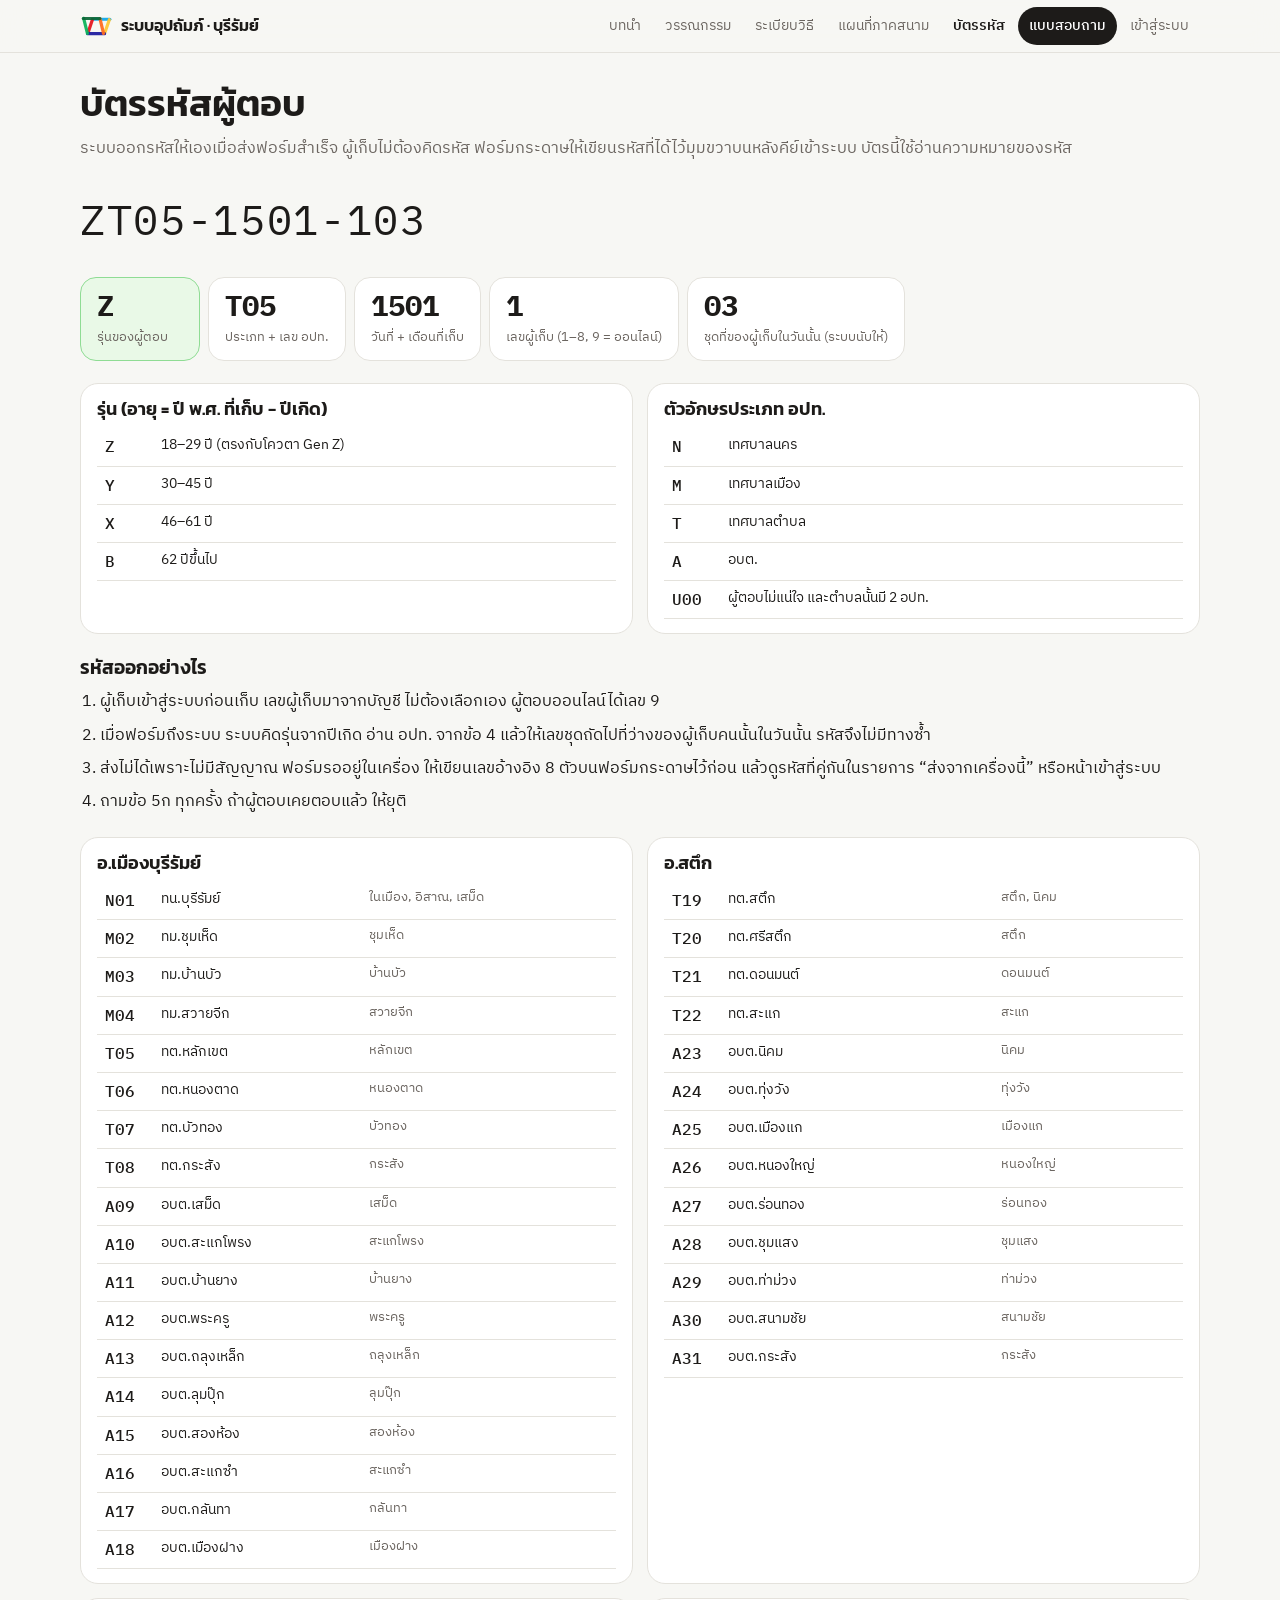
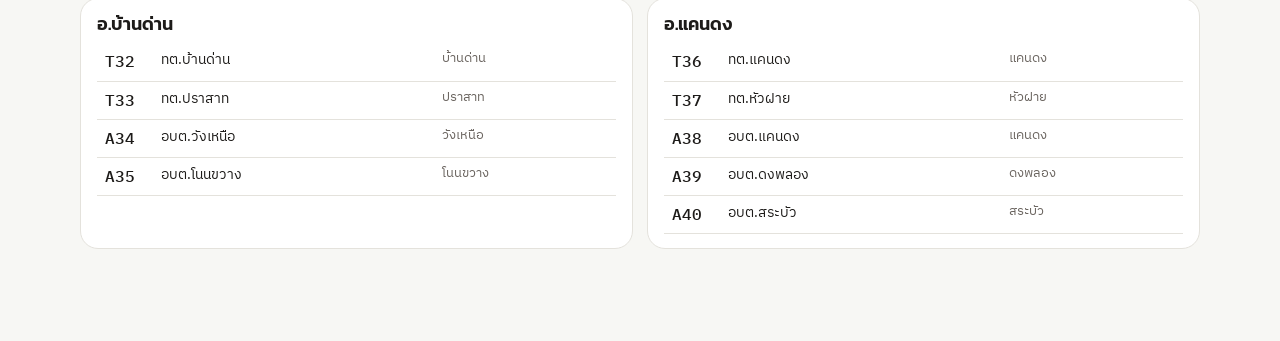
<file: codes/index.html>
<!doctype html><html lang="th"><head><meta charset="utf-8"><meta name="viewport" content="width=device-width, initial-scale=1, viewport-fit=cover"><title>บัตรรหัสผู้ตอบ · บุรีรัมย์</title>
<link rel="stylesheet" href="https://fonts.googleapis.com/css2?family=Kanit:wght@500;600;700&family=IBM+Plex+Sans+Thai:wght@400;500;600&family=IBM+Plex+Mono:wght@500&display=swap"><link rel="stylesheet" href="../assets/site.css">
<style>
/* Layout: one printable sheet — code anatomy, generation table, LGU code tables per district */
main{display:grid;gap:22px;padding-block:28px}
.anat{display:flex;flex-wrap:wrap;gap:8px;align-items:stretch}
.seg{display:grid;gap:4px;padding:12px 16px;border-radius:16px;background:var(--surface);border:1px solid var(--line);min-width:120px}
.seg b{font-family:var(--f-mono);font-size:1.8rem;line-height:1.1}
.seg span{font-size:.84rem;color:var(--muted)}
.seg.z{background:var(--mint-soft);border-color:var(--mint-line)}
.full{font-family:var(--f-mono);font-size:clamp(1.6rem,1rem + 3vw,2.6rem);letter-spacing:.04em}
.grid{display:grid;grid-template-columns:repeat(2,1fr);gap:14px}
@media (max-width:720px){.grid{grid-template-columns:1fr}}
.dcard{background:var(--surface);border:1px solid var(--line);border-radius:18px;padding:14px 16px;display:grid;gap:8px;align-content:start;break-inside:avoid}
.dcard h2{font-size:1.1rem}
.dcard td{padding:5px 8px;font-size:.9rem}
.dcard td.code{font-family:var(--f-mono);font-weight:500;font-size:1rem;width:56px}
.dcard td.t{color:var(--muted);font-size:.8rem}
.rules{display:grid;gap:6px;padding-left:20px;margin:0}
@media print{.site-nav{display:none}body{background:#fff}.dcard,.seg{border-color:#bbb}}
</style><link rel="icon" href="../assets/favicon.svg" type="image/svg+xml">
<link rel="icon" href="../assets/favicon-32.png" sizes="32x32" type="image/png">
<link rel="apple-touch-icon" href="../assets/apple-touch-icon.png">
<meta name="theme-color" content="#f7f7f4">
</head><body><nav class="site-nav" aria-label="เมนูหลัก"><div class="wrap"><a class="brand" href="../"><img class="logo" src="../assets/logo.svg" alt="" width="33" height="22">ระบบอุปถัมภ์ · บุรีรัมย์</a><ul><li><a class="nl" href="../#intro">บทนำ</a></li><li><a class="nl" href="../#lit">วรรณกรรม</a></li><li><a class="nl" href="../#method">ระเบียบวิธี</a></li><li><a class="nl" href="../field/">แผนที่ภาคสนาม</a></li><li><a class="nl" href="../codes/" aria-current="page">บัตรรหัส</a></li><li><a class="nl cta" href="../survey/">แบบสอบถาม</a></li><li><a class="nl" href="../admin/">เข้าสู่ระบบ</a></li></ul></div></nav><main class="wrap">
<div style="display:grid;gap:8px"><h1 style="font-size:clamp(1.6rem,1.2rem + 1.6vw,2.3rem)">บัตรรหัสผู้ตอบ</h1><p class="muted">ระบบออกรหัสให้เองเมื่อส่งฟอร์มสำเร็จ ผู้เก็บไม่ต้องคิดรหัส ฟอร์มกระดาษให้เขียนรหัสที่ได้ไว้มุมขวาบนหลังคีย์เข้าระบบ บัตรนี้ใช้อ่านความหมายของรหัส</p></div>
<p class="full">ZT05-1501-103</p>
<div class="anat"><div class="seg z"><b>Z</b><span>รุ่นของผู้ตอบ</span></div><div class="seg"><b>T05</b><span>ประเภท + เลข อปท.</span></div><div class="seg"><b>1501</b><span>วันที่ + เดือนที่เก็บ</span></div><div class="seg"><b>1</b><span>เลขผู้เก็บ (1–8, 9 = ออนไลน์)</span></div><div class="seg"><b>03</b><span>ชุดที่ของผู้เก็บในวันนั้น (ระบบนับให้)</span></div></div>
<div class="grid">
<section class="dcard"><h2>รุ่น (อายุ = ปี พ.ศ. ที่เก็บ − ปีเกิด)</h2><table><tbody><tr><td class="code">Z</td><td>18–29 ปี (ตรงกับโควตา Gen Z)</td></tr><tr><td class="code">Y</td><td>30–45 ปี</td></tr><tr><td class="code">X</td><td>46–61 ปี</td></tr><tr><td class="code">B</td><td>62 ปีขึ้นไป</td></tr></tbody></table></section>
<section class="dcard"><h2>ตัวอักษรประเภท อปท.</h2><table><tbody><tr><td class="code">N</td><td>เทศบาลนคร</td></tr><tr><td class="code">M</td><td>เทศบาลเมือง</td></tr><tr><td class="code">T</td><td>เทศบาลตำบล</td></tr><tr><td class="code">A</td><td>อบต.</td></tr><tr><td class="code">U00</td><td>ผู้ตอบไม่แน่ใจ และตำบลนั้นมี 2 อปท.</td></tr></tbody></table></section>
</div>
<section style="display:grid;gap:8px"><h2 style="font-size:1.2rem">รหัสออกอย่างไร</h2><ol class="rules"><li>ผู้เก็บเข้าสู่ระบบก่อนเก็บ เลขผู้เก็บมาจากบัญชี ไม่ต้องเลือกเอง ผู้ตอบออนไลน์ได้เลข 9</li><li>เมื่อฟอร์มถึงระบบ ระบบคิดรุ่นจากปีเกิด อ่าน อปท. จากข้อ 4 แล้วให้เลขชุดถัดไปที่ว่างของผู้เก็บคนนั้นในวันนั้น รหัสจึงไม่มีทางซ้ำ</li><li>ส่งไม่ได้เพราะไม่มีสัญญาณ ฟอร์มรออยู่ในเครื่อง ให้เขียนเลขอ้างอิง 8 ตัวบนฟอร์มกระดาษไว้ก่อน แล้วดูรหัสที่คู่กันในรายการ “ส่งจากเครื่องนี้” หรือหน้าเข้าสู่ระบบ</li><li>ถามข้อ 5ก ทุกครั้ง ถ้าผู้ตอบเคยตอบแล้ว ให้ยุติ</li></ol></section>
<div class="grid"><section class="dcard"><h2>อ.เมืองบุรีรัมย์</h2><table><tbody><tr><td class="code">N01</td><td>ทน.บุรีรัมย์</td><td class="t">ในเมือง, อิสาณ, เสม็ด</td></tr><tr><td class="code">M02</td><td>ทม.ชุมเห็ด</td><td class="t">ชุมเห็ด</td></tr><tr><td class="code">M03</td><td>ทม.บ้านบัว</td><td class="t">บ้านบัว</td></tr><tr><td class="code">M04</td><td>ทม.สวายจีก</td><td class="t">สวายจีก</td></tr><tr><td class="code">T05</td><td>ทต.หลักเขต</td><td class="t">หลักเขต</td></tr><tr><td class="code">T06</td><td>ทต.หนองตาด</td><td class="t">หนองตาด</td></tr><tr><td class="code">T07</td><td>ทต.บัวทอง</td><td class="t">บัวทอง</td></tr><tr><td class="code">T08</td><td>ทต.กระสัง</td><td class="t">กระสัง</td></tr><tr><td class="code">A09</td><td>อบต.เสม็ด</td><td class="t">เสม็ด</td></tr><tr><td class="code">A10</td><td>อบต.สะแกโพรง</td><td class="t">สะแกโพรง</td></tr><tr><td class="code">A11</td><td>อบต.บ้านยาง</td><td class="t">บ้านยาง</td></tr><tr><td class="code">A12</td><td>อบต.พระครู</td><td class="t">พระครู</td></tr><tr><td class="code">A13</td><td>อบต.ถลุงเหล็ก</td><td class="t">ถลุงเหล็ก</td></tr><tr><td class="code">A14</td><td>อบต.ลุมปุ๊ก</td><td class="t">ลุมปุ๊ก</td></tr><tr><td class="code">A15</td><td>อบต.สองห้อง</td><td class="t">สองห้อง</td></tr><tr><td class="code">A16</td><td>อบต.สะแกซำ</td><td class="t">สะแกซำ</td></tr><tr><td class="code">A17</td><td>อบต.กลันทา</td><td class="t">กลันทา</td></tr><tr><td class="code">A18</td><td>อบต.เมืองฝาง</td><td class="t">เมืองฝาง</td></tr></tbody></table></section><section class="dcard"><h2>อ.สตึก</h2><table><tbody><tr><td class="code">T19</td><td>ทต.สตึก</td><td class="t">สตึก, นิคม</td></tr><tr><td class="code">T20</td><td>ทต.ศรีสตึก</td><td class="t">สตึก</td></tr><tr><td class="code">T21</td><td>ทต.ดอนมนต์</td><td class="t">ดอนมนต์</td></tr><tr><td class="code">T22</td><td>ทต.สะแก</td><td class="t">สะแก</td></tr><tr><td class="code">A23</td><td>อบต.นิคม</td><td class="t">นิคม</td></tr><tr><td class="code">A24</td><td>อบต.ทุ่งวัง</td><td class="t">ทุ่งวัง</td></tr><tr><td class="code">A25</td><td>อบต.เมืองแก</td><td class="t">เมืองแก</td></tr><tr><td class="code">A26</td><td>อบต.หนองใหญ่</td><td class="t">หนองใหญ่</td></tr><tr><td class="code">A27</td><td>อบต.ร่อนทอง</td><td class="t">ร่อนทอง</td></tr><tr><td class="code">A28</td><td>อบต.ชุมแสง</td><td class="t">ชุมแสง</td></tr><tr><td class="code">A29</td><td>อบต.ท่าม่วง</td><td class="t">ท่าม่วง</td></tr><tr><td class="code">A30</td><td>อบต.สนามชัย</td><td class="t">สนามชัย</td></tr><tr><td class="code">A31</td><td>อบต.กระสัง</td><td class="t">กระสัง</td></tr></tbody></table></section><section class="dcard"><h2>อ.บ้านด่าน</h2><table><tbody><tr><td class="code">T32</td><td>ทต.บ้านด่าน</td><td class="t">บ้านด่าน</td></tr><tr><td class="code">T33</td><td>ทต.ปราสาท</td><td class="t">ปราสาท</td></tr><tr><td class="code">A34</td><td>อบต.วังเหนือ</td><td class="t">วังเหนือ</td></tr><tr><td class="code">A35</td><td>อบต.โนนขวาง</td><td class="t">โนนขวาง</td></tr></tbody></table></section><section class="dcard"><h2>อ.แคนดง</h2><table><tbody><tr><td class="code">T36</td><td>ทต.แคนดง</td><td class="t">แคนดง</td></tr><tr><td class="code">T37</td><td>ทต.หัวฝาย</td><td class="t">หัวฝาย</td></tr><tr><td class="code">A38</td><td>อบต.แคนดง</td><td class="t">แคนดง</td></tr><tr><td class="code">A39</td><td>อบต.ดงพลอง</td><td class="t">ดงพลอง</td></tr><tr><td class="code">A40</td><td>อบต.สระบัว</td><td class="t">สระบัว</td></tr></tbody></table></section></div>
</main><script src="../assets/config.js"></script>
<script src="../assets/auth.js"></script>
</body></html>
</file>
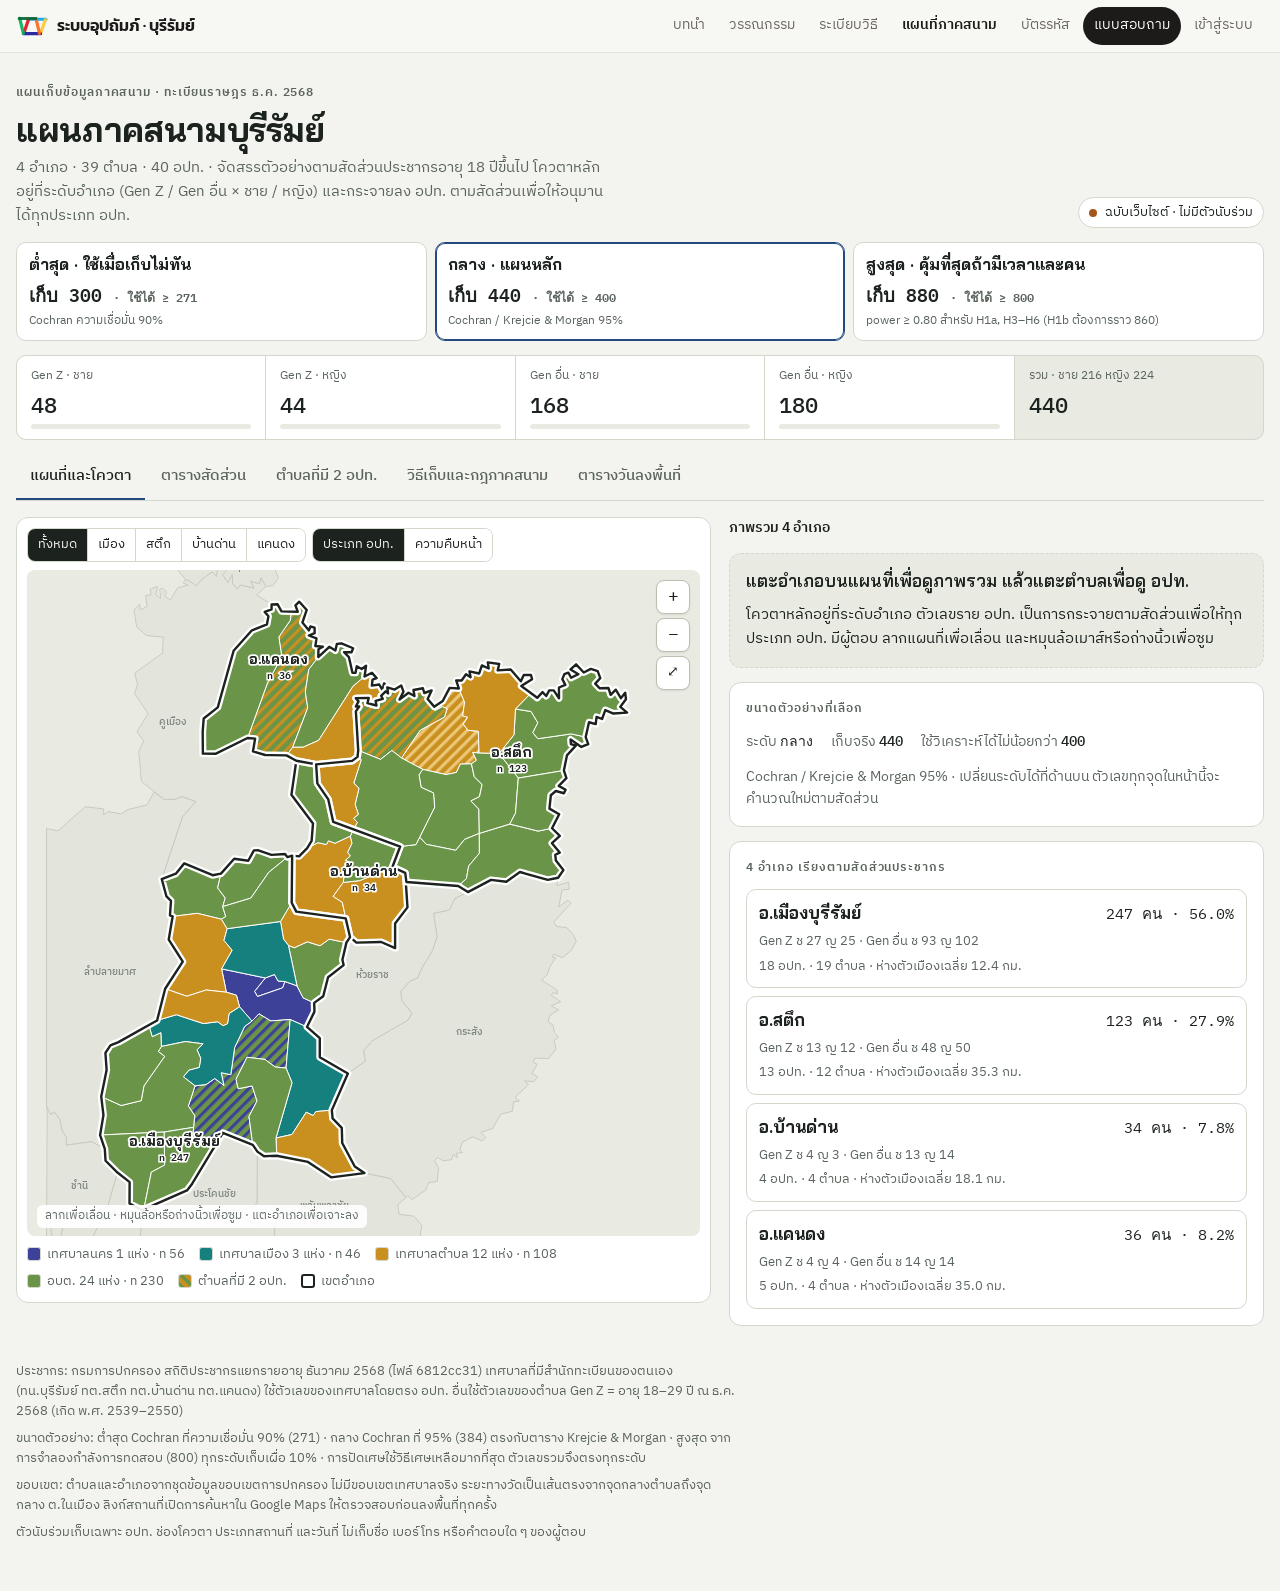
<file: field/index.html>
<!doctype html>
<html lang="th" data-theme="light">
<head>
<meta charset="utf-8">
<meta name="viewport" content="width=device-width,initial-scale=1,viewport-fit=cover">
<style>:root{color-scheme:light;padding-top:env(safe-area-inset-top,0px);padding-bottom:env(safe-area-inset-bottom,0px)}body{margin:0}img{max-width:100%}[hidden]{display:none!important}</style>
<style>
.site-nav{position:sticky;top:env(safe-area-inset-top,0px);z-index:40;background:color-mix(in oklab,#f7f7f4 86%,transparent);backdrop-filter:saturate(1.6) blur(14px);-webkit-backdrop-filter:saturate(1.6) blur(14px);border-bottom:1px solid #e4e2dc;margin-inline:calc(-1 * max(16px,env(safe-area-inset-left,0px)));padding-inline:max(16px,env(safe-area-inset-left,0px));margin-bottom:8px;font-family:"IBM Plex Sans Thai",Tahoma,sans-serif}
.site-nav .wrap{display:flex;align-items:center;gap:16px;min-height:52px;max-width:1320px;margin:0 auto}
.site-nav a.nl.me{display:flex;align-items:center;gap:7px;padding:4px 12px 4px 4px;background:#fff;border:1px solid #c9c6be;color:#1d1b19;font-weight:500}
.site-nav .me-av{width:24px;height:24px;border-radius:50%;background:#b6f3b5;color:#1f4d2c;display:grid;place-items:center;font-size:.8rem;font-weight:600;flex:none}
.site-nav .me-nm{max-width:12ch;overflow:hidden;text-overflow:ellipsis;white-space:nowrap}
.site-nav .brand{font-family:"Kanit","IBM Plex Sans Thai",sans-serif;font-weight:600;color:#1d1b19;text-decoration:none;white-space:nowrap;font-size:.98rem;display:flex;align-items:center;gap:8px}
.site-nav .brand img.logo{width:33px;height:22px;display:block;flex:none}
.site-nav .brand i b{width:7px;height:7px;border-radius:2px;display:block}
.site-nav ul{display:flex;gap:2px;list-style:none;margin:0 0 0 auto;padding:0;overflow-x:auto;scrollbar-width:none}
.site-nav ul::-webkit-scrollbar{display:none}
.site-nav a.nl{display:block;padding:7px 11px;border-radius:999px;color:#6b6560;text-decoration:none;font-size:.9rem;white-space:nowrap}
.site-nav a.nl:hover{color:#1d1b19;background:#efeee9}
.site-nav a.nl[aria-current="page"]{color:#1d1b19;font-weight:600}
.site-nav a.nl.cta{background:#1d1b19;color:#fff}
@media (max-width:760px){.site-nav .wrap{flex-wrap:wrap;gap:0;padding-block:6px}.site-nav ul{margin:0;width:100%}}
</style>
<link rel="stylesheet" href="https://fonts.googleapis.com/css2?family=Kanit:wght@600&display=swap">
<link rel="icon" href="../assets/favicon.svg" type="image/svg+xml">
<link rel="icon" href="../assets/favicon-32.png" sizes="32x32" type="image/png">
<link rel="apple-touch-icon" href="../assets/apple-touch-icon.png">
<meta name="theme-color" content="#f7f7f4">
</head>
<body>
<nav class="site-nav" aria-label="เมนูหลัก"><div class="wrap"><a class="brand" href="../"><img class="logo" src="../assets/logo.svg" alt="" width="33" height="22">ระบบอุปถัมภ์ · บุรีรัมย์</a><ul><li><a class="nl" href="../#intro">บทนำ</a></li><li><a class="nl" href="../#lit">วรรณกรรม</a></li><li><a class="nl" href="../#method">ระเบียบวิธี</a></li><li><a class="nl" href="../field/" aria-current="page">แผนที่ภาคสนาม</a></li><li><a class="nl" href="../codes/">บัตรรหัส</a></li><li><a class="nl cta" href="../survey/">แบบสอบถาม</a></li><li><a class="nl" href="../admin/">เข้าสู่ระบบ</a></li></ul></div></nav>
<title>แผนภาคสนามบุรีรัมย์</title>
<meta name="claude:viewport-fit-sides" content="cover">
<link rel="preconnect" href="https://fonts.googleapis.com">
<link rel="preconnect" href="https://fonts.gstatic.com" crossorigin>
<link rel="stylesheet" href="https://fonts.googleapis.com/css2?family=Bai+Jamjuree:wght@500;600;700&family=IBM+Plex+Sans+Thai:wght@400;500;600&family=IBM+Plex+Mono:wght@400;500&display=swap">
<style>
/* Layout: field-sheet tool — header with sample-size tier + live quota totals, tab bar, then zoomable map + drill-down panel (stacks on phone) */
:root{
  --bg:#f3f4ef; --surface:#ffffff; --sunk:#e9ebe3; --ink:#1c221e; --muted:#5a645d; --line:#d3d8cd; --line2:#b9c0b3;
  --accent:#23497e; --accent-ink:#ffffff; --warn:#a4561a; --bad:#a32a2a; --good:#2f7a45; --focus:#c2410c;
  --nk:#3d4197; --mg:#16807f; --tb:#c98f1f; --ao:#6a9447;
  --nk2:#9b9ed6; --mg2:#86c6c4; --tb2:#ebc777; --ao2:#b4cf98;
  --ctx:#e3e5dd; --ctx-line:#c7ccbf; --p0:#eef0e8; --p1:#c9e1c4; --p2:#8fc28c; --p3:#4f9a5b; --p4:#24683a;
  --f-display:"Bai Jamjuree","IBM Plex Sans Thai",Tahoma,sans-serif;
  --f-body:"IBM Plex Sans Thai",Tahoma,"Noto Sans Thai",sans-serif;
  --f-mono:"IBM Plex Mono",ui-monospace,Menlo,monospace;
}
@media (prefers-color-scheme: dark){:root:not([data-theme="light"]){
  --bg:#141815; --surface:#1d221e; --sunk:#252b26; --ink:#e7ebe4; --muted:#a2ab9f; --line:#343b35; --line2:#4a524b;
  --accent:#8fb1e8; --accent-ink:#0f1a2b; --warn:#e3a066; --bad:#ef8a8a; --good:#7fcf95; --focus:#fb923c;
  --nk:#8e93ee; --mg:#4cc2bf; --tb:#e6b54f; --ao:#9cc979;
  --nk2:#3d4180; --mg2:#1f5d5c; --tb2:#7a5a1c; --ao2:#41592e;
  --ctx:#232824; --ctx-line:#3a413b; --p0:#232824; --p1:#2b4a33; --p2:#3c7049; --p3:#5ea56c; --p4:#93dba2;
  color-scheme:dark}}
:root[data-theme="dark"]{
  --bg:#141815; --surface:#1d221e; --sunk:#252b26; --ink:#e7ebe4; --muted:#a2ab9f; --line:#343b35; --line2:#4a524b;
  --accent:#8fb1e8; --accent-ink:#0f1a2b; --warn:#e3a066; --bad:#ef8a8a; --good:#7fcf95; --focus:#fb923c;
  --nk:#8e93ee; --mg:#4cc2bf; --tb:#e6b54f; --ao:#9cc979;
  --nk2:#3d4180; --mg2:#1f5d5c; --tb2:#7a5a1c; --ao2:#41592e;
  --ctx:#232824; --ctx-line:#3a413b; --p0:#232824; --p1:#2b4a33; --p2:#3c7049; --p3:#5ea56c; --p4:#93dba2;
  color-scheme:dark}
*{box-sizing:border-box}
html,body{background:var(--bg);color:var(--ink)}
body{font-family:var(--f-body);font-size:15px;line-height:1.6;padding-left:max(16px,env(safe-area-inset-left,0px));padding-right:max(16px,env(safe-area-inset-right,0px));padding-block:0 48px}
body::before{content:"";position:fixed;inset:0 0 auto;height:env(safe-area-inset-top,0px);z-index:10;background:var(--bg)}
.wrap{max-width:1320px;margin:0 auto}
h1,h2,h3{font-family:var(--f-display);text-wrap:balance;line-height:1.25;margin:0}
h1{font-size:clamp(1.45rem,1.1rem + 1.4vw,2.1rem);font-weight:700;letter-spacing:-.01em}
h2{font-size:1.3rem;font-weight:600}
h3{font-size:1.05rem;font-weight:600}
p{margin:0}
.num,.mono{font-family:var(--f-mono);font-variant-numeric:tabular-nums}
.muted{color:var(--muted)}
.eyebrow{font-size:.75rem;letter-spacing:.08em;text-transform:uppercase;color:var(--muted);font-weight:600}
button{font:inherit;color:inherit}
:focus-visible{outline:2.5px solid var(--accent);outline-offset:2px;border-radius:4px}
a{color:var(--accent)}

header.top{padding-block:22px 14px;display:grid;gap:14px}
.titlerow{display:flex;flex-wrap:wrap;gap:10px 24px;align-items:flex-end;justify-content:space-between}
.titlerow p{color:var(--muted);max-width:66ch}
.sync{display:inline-flex;align-items:center;gap:8px;font-size:.82rem;padding:4px 10px;border:1px solid var(--line);border-radius:999px;background:var(--surface);white-space:nowrap}
.sync i{width:8px;height:8px;border-radius:50%;background:var(--line2);display:inline-block}
.sync.on i{background:var(--good)} .sync.off i{background:var(--warn)}
.tiers{display:grid;grid-template-columns:repeat(3,minmax(0,1fr));gap:8px}
.tier{border:1.5px solid var(--line);background:var(--surface);border-radius:10px;padding:9px 12px;text-align:left;cursor:pointer;display:grid;gap:1px;min-width:0}
.tier b{font-family:var(--f-display);font-size:1rem}
.tier .tn{font-family:var(--f-mono);font-size:1.15rem}
.tier span{font-size:.78rem;color:var(--muted)}
.tier .tnote{font-size:inherit;color:inherit}
.tier .tn{color:var(--ink)}
.tier[aria-pressed="true"]{border-color:var(--accent);box-shadow:inset 0 0 0 1px var(--accent)}
.cells{display:grid;grid-template-columns:repeat(5,minmax(0,1fr));gap:1px;background:var(--line);border:1px solid var(--line);border-radius:10px;overflow:hidden}
.cell{background:var(--surface);padding:10px 14px;display:grid;gap:2px;min-width:0}
.cell .lab{font-size:.78rem;color:var(--muted)}
.cell .big{font-family:var(--f-mono);font-size:1.35rem;font-weight:500;font-variant-numeric:tabular-nums}
.cell .big small{font-size:.8rem;color:var(--muted);font-weight:400}
.bar{height:5px;background:var(--sunk);border-radius:3px;overflow:hidden}
.bar>span{display:block;height:100%;background:var(--good);width:0;transition:width .3s}
.cell.total{background:var(--sunk)}

nav.tabs{position:sticky;top:env(safe-area-inset-top,0px);z-index:5;background:var(--bg);border-bottom:1px solid var(--line);display:flex;gap:2px;overflow-x:auto;scrollbar-width:none;margin-bottom:16px}
nav.tabs button{border:0;background:none;padding:10px 14px;font-weight:500;color:var(--muted);border-bottom:2.5px solid transparent;white-space:nowrap;cursor:pointer}
nav.tabs button[aria-selected="true"]{color:var(--ink);border-bottom-color:var(--accent)}

.mapview{display:grid;grid-template-columns:minmax(0,1.3fr) minmax(0,1fr);gap:18px;align-items:start}
.mapbox{background:var(--surface);border:1px solid var(--line);border-radius:12px;padding:10px;position:sticky;top:calc(env(safe-area-inset-top,0px) + 58px)}
.maptools{display:flex;flex-wrap:wrap;gap:6px;margin-bottom:8px;align-items:center}
.seg{display:inline-flex;border:1px solid var(--line);border-radius:8px;overflow:hidden}
.seg button{border:0;background:var(--surface);padding:5px 10px;font-size:.84rem;cursor:pointer}
.seg button+button{border-left:1px solid var(--line)}
.seg button[aria-pressed="true"]{background:var(--ink);color:var(--bg)}
.mapframe{position:relative;border-radius:8px;overflow:hidden;background:var(--sunk)}
svg#map{width:100%;height:min(74vh,760px);display:block;touch-action:none;cursor:grab;user-select:none;-webkit-user-select:none}
svg#map.dragging{cursor:grabbing}
.zoomctl{position:absolute;right:10px;top:10px;display:grid;gap:4px}
.zoomctl button{width:34px;height:34px;border-radius:8px;border:1px solid var(--line2);background:var(--surface);font-size:1.1rem;line-height:1;cursor:pointer;box-shadow:0 1px 2px rgba(0,0,0,.08)}
.maphint{position:absolute;left:10px;bottom:8px;font-size:.74rem;color:var(--muted);background:var(--surface);opacity:.92;padding:2px 8px;border-radius:6px;pointer-events:none;max-width:calc(100% - 20px)}
.ctx{fill:var(--ctx);stroke:var(--ctx-line);stroke-width:1}
.ctxlbl{font:500 14px var(--f-body);fill:var(--muted);text-anchor:middle;opacity:.75;pointer-events:none}
.tam{stroke:var(--surface);stroke-width:1;cursor:pointer;transition:opacity .2s}
.tam:hover{opacity:.82}
.tam.dim{opacity:.28}
.tam.sel{stroke:var(--ink);stroke-width:3}
.dhalo{fill:none;stroke:var(--surface);stroke-width:7;pointer-events:none;stroke-linejoin:round}
.dline{fill:none;stroke:var(--ink);stroke-width:2.4;pointer-events:none;stroke-linejoin:round}
.dline.on{stroke:var(--focus);stroke-width:4}
.tl{font:500 11px var(--f-body);fill:var(--ink);text-anchor:middle;pointer-events:none;paint-order:stroke;stroke:var(--surface);stroke-width:3px;stroke-linejoin:round}
.tn{font:600 11px var(--f-mono);text-anchor:middle;pointer-events:none}
.pill{fill:var(--ink);opacity:.86}
.pilltx{fill:var(--bg)}
.dl{font:700 19px var(--f-display);fill:var(--ink);text-anchor:middle;pointer-events:none;paint-order:stroke;stroke:var(--surface);stroke-width:5px;stroke-linejoin:round}
.dn{font:600 13px var(--f-mono);fill:var(--ink);text-anchor:middle;pointer-events:none;paint-order:stroke;stroke:var(--surface);stroke-width:4px}
.legend{display:flex;flex-wrap:wrap;gap:6px 14px;font-size:.82rem;margin-top:8px;color:var(--muted)}
.legend span{display:inline-flex;align-items:center;gap:6px}
.sw{width:14px;height:14px;border-radius:3px;display:inline-block;border:1px solid var(--line)}

.panel{display:grid;gap:14px;min-width:0}
.crumbs{display:flex;flex-wrap:wrap;gap:4px 6px;align-items:center;font-size:.86rem}
.crumbs button{border:0;background:none;padding:2px 4px;color:var(--accent);cursor:pointer;text-decoration:underline;text-underline-offset:3px}
.crumbs span.cur{font-weight:600}
.crumbs i{color:var(--muted);font-style:normal}
.card{background:var(--surface);border:1px solid var(--line);border-radius:12px;padding:16px;display:grid;gap:12px;min-width:0}
.card.hint{background:var(--sunk);border-style:dashed}
.chip{display:inline-flex;align-items:center;gap:6px;font-size:.78rem;font-weight:600;padding:2px 9px;border-radius:999px;color:#fff;white-space:nowrap}
.chip.nk{background:var(--nk)} .chip.mg{background:var(--mg)} .chip.tb{background:var(--tb);color:#1c1a12} .chip.ao{background:var(--ao);color:#121a0d}
.lhead{display:flex;flex-wrap:wrap;align-items:center;gap:8px 10px}
.lhead h3{font-size:1.2rem}
.kv{display:flex;flex-wrap:wrap;gap:4px 18px;font-size:.88rem;color:var(--muted)}
.kv b{color:var(--ink);font-family:var(--f-mono);font-weight:500}
.qgrid{display:grid;grid-template-columns:repeat(2,minmax(0,1fr));gap:8px}
.q{border:1px solid var(--line);border-radius:10px;padding:10px;display:grid;gap:6px;min-width:0}
.q .qt{display:flex;justify-content:space-between;align-items:baseline;gap:6px;font-size:.84rem}
.q .qn{font-family:var(--f-mono);font-size:1.25rem;font-variant-numeric:tabular-nums}
.q .qn small{font-size:.8rem;color:var(--muted)}
.q.full{border-color:var(--good)} .q.over{border-color:var(--bad)}
.q .pop{font-size:.74rem;color:var(--muted)}
.plus{border:1px solid var(--accent);background:var(--accent);color:var(--accent-ink);border-radius:8px;padding:6px 0;font-weight:600;cursor:pointer;width:100%}
.plus.ghost{background:transparent;color:var(--accent)}
.row{display:flex;flex-wrap:wrap;gap:8px;align-items:center}
.venues{display:flex;flex-wrap:wrap;gap:6px}
.venues button{border:1px solid var(--line);background:var(--surface);border-radius:999px;padding:4px 11px;font-size:.84rem;cursor:pointer}
.venues button[aria-pressed="true"]{background:var(--ink);color:var(--bg);border-color:var(--ink)}
.mix{display:grid;grid-template-columns:repeat(3,minmax(0,1fr));gap:6px}
.mix div{background:var(--sunk);border-radius:8px;padding:8px;display:grid;min-width:0}
.mix b{font-family:var(--f-mono);font-size:1.1rem;font-weight:500}
.mix span{font-size:.76rem;color:var(--muted)}
.links{display:flex;flex-wrap:wrap;gap:6px}
.links a{font-size:.84rem;text-decoration:none;border:1px solid var(--line);border-radius:6px;padding:3px 9px;background:var(--surface)}
.links a:hover{border-color:var(--accent)}
ul.tips{margin:0;padding-left:1.1em;display:grid;gap:4px;font-size:.9rem}
.note{font-size:.86rem;border-left:3px solid var(--warn);padding:6px 10px;background:var(--sunk);border-radius:0 6px 6px 0}
.note.info{border-left-color:var(--accent)}
.parts{width:100%;font-size:.88rem;border-collapse:collapse}
.parts td{padding:3px 10px 3px 0;white-space:normal;text-align:left;border:0}
.parts td.num{text-align:right}
.dcards{display:grid;gap:8px}
.dcard{border:1px solid var(--line);border-radius:10px;padding:10px 12px;background:var(--surface);cursor:pointer;text-align:left;display:grid;gap:4px;width:100%}
.dcard:hover{border-color:var(--accent)}
.dcard .top{display:flex;justify-content:space-between;gap:8px;align-items:baseline;flex-wrap:wrap}
.dcard .top b{font-family:var(--f-display);font-size:1.05rem}
.lgulist{display:grid}
.lgurow{display:grid;grid-template-columns:minmax(0,1fr) auto auto;gap:10px;align-items:center;border:0;border-top:1px solid var(--line);background:none;padding:6px 2px;text-align:left;cursor:pointer;width:100%}
.lgurow:hover{background:var(--sunk)}
.lgurow .c{font-size:.76rem;color:var(--muted);font-family:var(--f-mono)}

.tblwrap{overflow-x:auto;border:1px solid var(--line);border-radius:12px;background:var(--surface)}
table.big{border-collapse:collapse;width:100%;font-size:.88rem}
table.big th,table.big td{padding:7px 10px;text-align:right;white-space:nowrap;border-bottom:1px solid var(--line)}
table.big th:first-child,table.big td:first-child,table.big th.l,table.big td.l{text-align:left}
table.big thead th{position:sticky;top:0;background:var(--sunk);font-weight:600;font-size:.8rem;color:var(--muted)}
tbody tr.lg{cursor:pointer} tbody tr.lg:hover td{background:var(--sunk)}
tr.dist td{background:var(--sunk);font-weight:600}
tr.grand td{font-weight:700;border-top:2px solid var(--line2)}
td.num{font-family:var(--f-mono)}
.tbar{display:inline-block;width:56px;height:6px;background:var(--sunk);border-radius:3px;vertical-align:middle;margin-left:6px;overflow:hidden}
.tbar span{display:block;height:100%;background:var(--good)}
.btn{border:1px solid var(--line2);background:var(--surface);border-radius:8px;padding:6px 12px;cursor:pointer;font-size:.88rem}
.grid2{display:grid;grid-template-columns:repeat(2,minmax(0,1fr));gap:16px}
.mini{width:100%;height:auto;max-height:260px;background:var(--sunk);border-radius:8px}
.mini .m-ctx{fill:var(--ctx);stroke:var(--ctx-line);stroke-width:1.5}
.mini .m-t{stroke:var(--surface);stroke-width:1.5}
.mini .edge{fill:none;stroke:var(--bad);stroke-width:5;stroke-dasharray:10 6;stroke-linecap:round}
.mini text{font:600 15px var(--f-body);fill:var(--ink);text-anchor:middle;paint-order:stroke;stroke:var(--sunk);stroke-width:4px}
.splitbar{display:flex;height:22px;border-radius:6px;overflow:hidden;font-size:.74rem;font-weight:600}
.splitbar span{display:flex;align-items:center;justify-content:center;color:#fff;min-width:0;overflow:hidden;white-space:nowrap}
.prose{display:grid;gap:18px;max-width:78ch}
.prose ol,.prose ul{margin:0;padding-left:1.3em;display:grid;gap:6px}
.script{background:var(--sunk);border-radius:10px;padding:12px 14px;display:grid;gap:6px;font-size:.93rem}
.script b{font-family:var(--f-display)}
.plan-in{display:flex;flex-wrap:wrap;gap:12px 20px;align-items:end}
.plan-in label{display:grid;gap:4px;font-size:.84rem;color:var(--muted)}
.plan-in input{font:inherit;font-family:var(--f-mono);width:84px;padding:6px 8px;border:1px solid var(--line2);border-radius:8px;background:var(--surface);color:var(--ink)}
.days{display:grid;grid-template-columns:repeat(auto-fill,minmax(250px,1fr));gap:10px}
.day{border:1px solid var(--line);border-radius:10px;padding:10px 12px;background:var(--surface);display:grid;gap:6px;min-width:0}
.day h3{font-size:.98rem;display:flex;justify-content:space-between;gap:8px}
.day ul{margin:0;padding:0;list-style:none;display:grid;gap:3px;font-size:.86rem}
.day li{display:flex;justify-content:space-between;gap:8px}
.dot{width:9px;height:9px;border-radius:2px;display:inline-block;margin-right:6px;vertical-align:middle}
footer{margin-top:36px;font-size:.8rem;color:var(--muted);display:grid;gap:6px;max-width:90ch}
.toast{position:fixed;left:50%;transform:translateX(-50%);bottom:calc(18px + env(safe-area-inset-bottom,0px));background:var(--ink);color:var(--bg);padding:9px 14px;border-radius:10px;font-size:.88rem;display:flex;gap:12px;align-items:center;z-index:20;max-width:calc(100% - 32px)}
.toast button{background:none;border:1px solid var(--bg);color:var(--bg);border-radius:6px;padding:2px 8px;cursor:pointer}
[hidden]{display:none!important}
@media (max-width:900px){
  .mapview{grid-template-columns:minmax(0,1fr)}
  .mapbox{position:static}
  svg#map{height:58vh}
  .grid2{grid-template-columns:minmax(0,1fr)}
}
@media (max-width:620px){
  .cells{grid-template-columns:repeat(2,minmax(0,1fr))}
  .cell.total{grid-column:1/-1}
  .tier span{display:none}
  .tier .tnote{display:none}
  .tier .tn{display:block;font-size:1rem}
}
@media (prefers-reduced-motion:reduce){*{transition:none!important}}
</style>

<div class="wrap">
<header class="top">
  <div class="titlerow">
    <div style="display:grid;gap:6px">
      <span class="eyebrow">แผนเก็บข้อมูลภาคสนาม · ทะเบียนราษฎร ธ.ค. 2568</span>
      <h1>แผนภาคสนามบุรีรัมย์</h1>
      <p>4 อำเภอ · 39 ตำบล · 40 อปท. · จัดสรรตัวอย่างตามสัดส่วนประชากรอายุ 18 ปีขึ้นไป โควตาหลักอยู่ที่ระดับอำเภอ (Gen Z / Gen อื่น × ชาย / หญิง) และกระจายลง อปท. ตามสัดส่วนเพื่อให้อนุมานได้ทุกประเภท อปท.</p>
    </div>
    <span class="sync" id="sync"><i></i><span>กำลังเชื่อมตัวนับร่วม…</span></span>
  </div>
  <div class="tiers" id="tiers" role="group" aria-label="ขนาดตัวอย่าง"></div>
  <div class="cells" id="cells"></div>
</header>

<nav class="tabs" role="tablist" aria-label="มุมมอง">
  <button role="tab" data-v="map" aria-selected="true">แผนที่และโควตา</button>
  <button role="tab" data-v="quota" aria-selected="false">ตารางสัดส่วน</button>
  <button role="tab" data-v="split" aria-selected="false">ตำบลที่มี 2 อปท.</button>
  <button role="tab" data-v="method" aria-selected="false">วิธีเก็บและกฎภาคสนาม</button>
  <button role="tab" data-v="plan" aria-selected="false">ตารางวันลงพื้นที่</button>
</nav>

<main>
<section id="v-map" class="mapview">
  <div class="mapbox">
    <div class="maptools">
      <div class="seg" id="zoomseg" role="group" aria-label="ไปที่อำเภอ"></div>
      <div class="seg" id="modeseg" role="group" aria-label="ระบายสีตาม">
        <button aria-pressed="true" data-m="type">ประเภท อปท.</button>
        <button aria-pressed="false" data-m="prog">ความคืบหน้า</button>
      </div>
    </div>
    <div class="mapframe">
      <svg id="map" role="img" aria-label="แผนที่ 4 อำเภอที่เก็บข้อมูล ซูมและเลื่อนได้ แตะอำเภอเพื่อดูภาพรวม แล้วแตะตำบลเพื่อดู อปท."></svg>
      <div class="zoomctl">
        <button id="zin" aria-label="ซูมเข้า">+</button>
        <button id="zout" aria-label="ซูมออก">−</button>
        <button id="zall" aria-label="กลับภาพรวม 4 อำเภอ" style="font-size:.85rem">⤢</button>
      </div>
      <span class="maphint">ลากเพื่อเลื่อน · หมุนล้อหรือถ่างนิ้วเพื่อซูม · แตะอำเภอเพื่อเจาะลง</span>
    </div>
    <div class="legend" id="legend"></div>
  </div>
  <div class="panel">
    <nav class="crumbs" id="crumbs" aria-label="ตำแหน่งที่ดูอยู่"></nav>
    <div id="panel" class="panel"></div>
  </div>
</section>

<section id="v-quota" hidden>
  <div class="prose" style="max-width:none;gap:12px;margin-bottom:16px">
    <h2>สัดส่วนตัวอย่าง 3 ระดับ รายอำเภอ</h2>
    <p class="muted" style="max-width:80ch">โควตาหลักคือช่อง อำเภอ × Gen × เพศ ซึ่งต้องเก็บให้ครบ ส่วนตัวเลขราย อปท. เป็นการกระจายตามสัดส่วนในแต่ละอำเภอ เพื่อให้ทุกประเภท อปท. มีผู้ตอบพออนุมานได้ คลาดได้ ±1–2 ชุดต่อแห่ง ตัวเลขทุกระดับคือจำนวนที่<b>เก็บจริง</b> ซึ่งเผื่อแบบสอบถามไม่สมบูรณ์ไว้ 10%</p>
  </div>
  <div class="tblwrap" style="margin-bottom:22px"><table class="big" id="tiertable"></table></div>
  <div class="row" style="justify-content:space-between;margin-bottom:12px">
    <h2 id="lgutitle">ราย อปท.</h2>
    <div class="row"><button class="btn" id="copytsv">คัดลอกตาราง (วางใน Excel ได้)</button><button class="btn" id="dlcsv" hidden>ดาวน์โหลด CSV</button></div>
  </div>
  <div class="tblwrap"><table class="big" id="qtable"></table></div>
</section>

<section id="v-split" hidden>
  <div class="prose" style="max-width:none;margin-bottom:16px">
    <p style="max-width:78ch">มี 4 ตำบลที่พื้นที่แบ่งให้ อปท. 2 แห่ง เทศบาลมักอยู่รอบตัวเมือง ตลาด และที่ว่าการอำเภอ ส่วนหมู่บ้านรอบนอกมักเป็น อบต. ไฟล์ขอบเขตที่มีเป็นระดับตำบล จึงไม่มีเส้นแบ่งเทศบาลจริง แผนที่ย่อยด้านล่างแสดงรูปตำบลจริงและแนวที่เขตเทศบาลน่าจะติดอยู่ (เส้นประสีแดง) <b>ใช้เป็นแนวทาง อย่าใช้เป็นเส้นเขต</b> สิ่งที่ตัดสินคือคำตอบข้อ 4 ของแบบสอบถาม</p>
    <div class="script"><b>ข้อ 4 ในแบบสอบถาม (ใช้ทุกพื้นที่ จำเป็นมากใน 4 ตำบลนี้)</b>
      <span>“ในการเลือกตั้งผู้บริหารท้องถิ่น ท่านมีสิทธิเลือก <u>นายกเทศมนตรี</u> หรือ <u>นายก อบต.</u> ของที่ไหน” แล้วถามข้อ 3 ว่า “บ้านอยู่หมู่ที่เท่าไร หรือชุมชนอะไร”</span>
      <span class="muted">นายกเทศมนตรี → นับเข้าเทศบาล · นายก อบต. → นับเข้า อบต. · ถามเฉพาะสิทธิ ไม่ถามว่าเลือกผู้ใด · ถ้าไม่แน่ใจ ให้จดหมู่ที่หรือชื่อชุมชนไว้ตรวจกับรายชื่อหมู่บ้านของ อปท.</span></div>
  </div>
  <div class="grid2" id="splitcards"></div>
</section>

<section id="v-method" hidden><div class="prose" id="method"></div></section>

<section id="v-plan" hidden>
  <div class="prose" style="max-width:none;gap:14px">
    <p style="max-width:78ch">ร่างตารางลงพื้นที่สำหรับขนาดตัวอย่างที่เลือกไว้ด้านบน คำนวณจากจำนวนผู้เก็บข้อมูลและจำนวนชุดที่เก็บได้ต่อคนต่อวัน ระบบเรียง อปท. ในแต่ละอำเภอจากตัวเมืองออกไปหา อปท. ที่ใกล้ที่สุดทีละแห่ง แล้วเติมงานลงทีละวัน อปท. ที่ใหญ่เกินหนึ่งวันจะถูกแบ่งไปหลายวัน ตัวเลขตั้งต้นคำนวณจากเวลาตอบ 20–40 นาที รวมเวลาเดินทางและหาผู้ตอบ</p>
    <div class="plan-in card">
      <label for="p-enum">ผู้เก็บข้อมูล (คน)<input id="p-enum" type="number" min="1" max="20" value="2"></label>
      <label for="p-nk">ชุด/คน/วัน · นคร<input id="p-nk" type="number" min="1" max="40" value="12"></label>
      <label for="p-mg">เมือง<input id="p-mg" type="number" min="1" max="40" value="10"></label>
      <label for="p-tb">ตำบล<input id="p-tb" type="number" min="1" max="40" value="8"></label>
      <label for="p-ao">อบต.<input id="p-ao" type="number" min="1" max="40" value="6"></label>
      <div id="plansum" style="font-size:.95rem"></div>
    </div>
    <div class="days" id="days"></div>
  </div>
</section>
</main>

<footer>
  <span>ประชากร: กรมการปกครอง สถิติประชากรแยกรายอายุ ธันวาคม 2568 (ไฟล์ 6812cc31) เทศบาลที่มีสำนักทะเบียนของตนเอง (ทน.บุรีรัมย์ ทต.สตึก ทต.บ้านด่าน ทต.แคนดง) ใช้ตัวเลขของเทศบาลโดยตรง อปท. อื่นใช้ตัวเลขของตำบล Gen Z = อายุ 18–29 ปี ณ ธ.ค. 2568 (เกิด พ.ศ. 2539–2550)</span>
  <span>ขนาดตัวอย่าง: ต่ำสุด Cochran ที่ความเชื่อมั่น 90% (271) · กลาง Cochran ที่ 95% (384) ตรงกับตาราง Krejcie & Morgan · สูงสุด จากการจำลองกำลังการทดสอบ (800) ทุกระดับเก็บเผื่อ 10% · การปัดเศษใช้วิธีเศษเหลือมากที่สุด ตัวเลขรวมจึงตรงทุกระดับ</span>
  <span>ขอบเขต: ตำบลและอำเภอจากชุดข้อมูลขอบเขตการปกครอง ไม่มีขอบเขตเทศบาลจริง ระยะทางวัดเป็นเส้นตรงจากจุดกลางตำบลถึงจุดกลาง ต.ในเมือง ลิงก์สถานที่เปิดการค้นหาใน Google Maps ให้ตรวจสอบก่อนลงพื้นที่ทุกครั้ง</span>
  <span>ตัวนับร่วมเก็บเฉพาะ อปท. ช่องโควตา ประเภทสถานที่ และวันที่ ไม่เก็บชื่อ เบอร์โทร หรือคำตอบใด ๆ ของผู้ตอบ</span>
</footer>
</div>
<div class="toast" id="toast" hidden><span id="toastmsg"></span><button id="toastundo">ย้อน</button></div>

<script>
const DATA = {"W":1000,"H":1135.2,"tambons":[{"a":"เมืองบุรีรัมย์","t":"ในเมือง","code":"310101","d":"M365.1,685.7L376.0,686.4L372.5,696.3L332.7,710.1L328.0,702.0L344.9,680.8L359.4,675.4L365.1,685.7Z","lx":355.4,"ly":691.3,"lat":14.99672,"lon":103.10342,"km2":5.0,"parts":[{"l":"ทน.บุรีรัมย์","k":"nk","adult":17521,"n":22}],"km":0.0},{"a":"เมืองบุรีรัมย์","t":"อิสาณ","code":"310102","d":"M332.7,710.1L372.5,696.3L376.0,686.4L395.0,693.3L404.7,712.3L422.1,720.1L422.5,733.9L410.7,758.1L384.2,746.4L353.5,748.6L335.0,737.4L324.0,748.9L304.3,726.2L299.4,708.0L283.5,703.3L276.1,666.5L344.9,680.8L328.0,702.0L332.7,710.1Z","lx":352.2,"ly":711.2,"lat":14.98204,"lon":103.10279,"km2":40.1,"parts":[{"l":"ทน.บุรีรัมย์","k":"nk","adult":17654,"n":23}],"km":1.6},{"a":"เมืองบุรีรัมย์","t":"เสม็ด","code":"310103","d":"M353.5,748.6L384.2,746.4L377.7,823.0L360.4,821.2L344.3,809.3L316.1,805.9L298.8,840.6L302.2,855.5L324.2,851.2L331.9,874.8L319.2,899.2L325.2,944.0L278.0,925.1L261.6,950.7L230.4,932.5L233.7,898.0L223.6,882.9L234.2,851.0L251.4,848.9L265.4,839.4L279.7,850.3L275.4,830.3L290.5,833.4L296.7,790.4L312.3,757.5L324.0,748.9L335.0,737.4L353.5,748.6Z","lx":289.1,"ly":844.8,"lat":14.88991,"lon":103.06843,"km2":83.5,"parts":[{"l":"อบต.เสม็ด","k":"ao","adult":9875,"n":13},{"l":"ทน.บุรีรัมย์","k":"nk","adult":4849,"n":6}],"km":12.5},{"a":"เมืองบุรีรัมย์","t":"บ้านบัว","code":"310104","d":"M324.0,748.9L312.3,757.5L296.7,790.4L290.5,833.4L275.4,830.3L279.7,850.3L265.4,839.4L251.4,848.9L234.2,851.0L215.8,836.8L224.5,826.1L240.8,821.8L243.1,807.6L237.3,794.2L246.5,784.7L218.9,781.1L181.1,788.9L180.2,767.3L166.7,773.6L161.2,755.2L174.3,747.8L204.8,738.8L247.1,752.7L270.0,749.9L278.3,756.1L285.4,752.8L287.8,736.9L304.3,726.2L324.0,748.9Z","lx":271.4,"ly":786.8,"lat":14.93489,"lon":103.03138,"km2":53.1,"parts":[{"l":"ทม.บ้านบัว","k":"mg","adult":8489,"n":11}],"km":10.4},{"a":"เมืองบุรีรัมย์","t":"สะแกโพรง","code":"310105","d":"M243.1,807.6L240.8,821.8L224.5,826.1L215.8,836.8L234.2,851.0L223.6,882.9L233.7,898.0L231.8,916.4L185.6,923.8L84.4,928.6L89.7,897.1L86.2,867.9L117.7,882.0L149.3,874.3L153.5,851.2L186.2,804.5L176.2,796.9L181.1,788.9L218.9,781.1L246.5,784.7L237.3,794.2L243.1,807.6Z","lx":191.7,"ly":859.5,"lat":14.87619,"lon":102.9793,"km2":75.1,"parts":[{"l":"อบต.สะแกโพรง","k":"ao","adult":10834,"n":14}],"km":18.9},{"a":"เมืองบุรีรัมย์","t":"สวายจีก","code":"310106","d":"M420.4,897.8L409.5,892.6L387.0,927.7L361.8,933.3L387.1,846.0L377.7,823.0L384.2,746.4L410.7,758.1L430.9,775.7L430.9,805.9L475.2,831.4L449.9,889.3L424.7,891.6L420.4,897.8Z","lx":428.1,"ly":838.7,"lat":14.89554,"lon":103.14705,"km2":60.0,"parts":[{"l":"ทม.สวายจีก","k":"mg","adult":9561,"n":12}],"km":12.2},{"a":"เมืองบุรีรัมย์","t":"บ้านยาง","code":"310108","d":"M466.6,652.0L468.5,660.5L444.0,679.6L436.3,709.6L422.1,720.1L404.7,712.3L395.0,693.3L381.4,629.4L390.7,633.1L411.3,623.8L431.3,630.0L445.7,619.6L472.9,625.1L466.6,652.0Z","lx":423.1,"ly":670.0,"lat":15.01767,"lon":103.15594,"km2":33.2,"parts":[{"l":"อบต.บ้านยาง","k":"ao","adult":11352,"n":14}],"km":6.1},{"a":"เมืองบุรีรัมย์","t":"พระครู","code":"310112","d":"M261.9,518.8L275.0,516.3L269.8,538.8L281.8,554.7L277.8,568.3L282.6,584.0L275.8,588.1L237.6,578.9L198.8,583.8L194.6,582.0L196.2,559.1L189.1,552.3L181.6,524.8L203.9,516.3L217.1,500.1L261.9,518.8Z","lx":231.1,"ly":545.6,"lat":15.09702,"lon":103.0196,"km2":35.6,"parts":[{"l":"อบต.พระครู","k":"ao","adult":5648,"n":7}],"km":14.3},{"a":"เมืองบุรีรัมย์","t":"ถลุงเหล็ก","code":"310113","d":"M334.0,479.5L354.7,486.7L376.1,485.3L379.8,490.3L350.5,514.1L322.2,554.9L277.8,568.3L281.8,554.7L269.8,538.8L275.0,516.3L288.0,500.4L295.9,492.9L318.1,496.0L327.0,479.6L334.0,479.5Z","lx":306.8,"ly":527.6,"lat":15.11553,"lon":103.07812,"km2":28.8,"parts":[{"l":"อบต.ถลุงเหล็ก","k":"ao","adult":4637,"n":6}],"km":13.5},{"a":"เมืองบุรีรัมย์","t":"หนองตาด","code":"310114","d":"M275.8,588.1L284.8,603.1L279.8,621.6L292.8,637.1L276.1,666.5L283.5,703.3L251.7,699.8L221.2,709.7L187.0,697.8L214.8,655.2L192.6,620.4L198.8,583.8L237.6,578.9L275.8,588.1Z","lx":248.4,"ly":646.1,"lat":15.03128,"lon":103.02453,"km2":58.3,"parts":[{"l":"ทต.หนองตาด","k":"tb","adult":9383,"n":12}],"km":9.3},{"a":"เมืองบุรีรัมย์","t":"ลุมปุ๊ก","code":"310117","d":"M166.7,773.6L180.2,767.3L181.1,788.9L176.2,796.9L186.2,804.5L153.5,851.2L149.3,874.3L117.7,882.0L86.2,867.9L94.7,826.0L92.8,799.1L100.7,787.1L113.4,782.0L161.2,755.2L166.7,773.6Z","lx":136.3,"ly":815.2,"lat":14.90928,"lon":102.94876,"km2":46.4,"parts":[{"l":"อบต.ลุมปุ๊ก","k":"ao","adult":6965,"n":9}],"km":19.3},{"a":"เมืองบุรีรัมย์","t":"สองห้อง","code":"310118","d":"M185.6,923.8L186.1,976.0L165.2,987.1L153.4,1045.7L152.2,1047.8L130.8,1036.6L131.0,1002.9L111.8,987.7L93.0,969.1L91.8,950.4L84.4,928.6L185.6,923.8Z","lx":140.6,"ly":981.6,"lat":14.80775,"lon":102.9536,"km2":42.5,"parts":[{"l":"อบต.สองห้อง","k":"ao","adult":5974,"n":8}],"km":26.5},{"a":"เมืองบุรีรัมย์","t":"บัวทอง","code":"310119","d":"M472.9,625.1L445.7,619.6L431.3,630.0L411.3,623.8L390.7,633.1L381.4,629.4L373.7,619.6L369.0,591.8L386.6,562.1L393.8,576.2L471.8,586.9L478.6,616.3L472.9,625.1Z","lx":423.4,"ly":604.1,"lat":15.05884,"lon":103.15189,"km2":27.9,"parts":[{"l":"ทต.บัวทอง","k":"tb","adult":5430,"n":7}],"km":8.6},{"a":"เมืองบุรีรัมย์","t":"ชุมเห็ด","code":"310120","d":"M373.7,619.6L381.4,629.4L395.0,693.3L376.0,686.4L365.1,685.7L359.4,675.4L344.9,680.8L276.1,666.5L292.8,637.1L279.8,621.6L284.8,603.1L369.0,591.8L373.7,619.6Z","lx":335.3,"ly":651.8,"lat":15.0331,"lon":103.09309,"km2":46.2,"parts":[{"l":"ทม.ชุมเห็ด","k":"mg","adult":16618,"n":21}],"km":4.2},{"a":"เมืองบุรีรัมย์","t":"หลักเขต","code":"310122","d":"M451.1,902.2L465.6,917.3L466.3,941.1L486.1,978.2L501.3,988.6L448.7,995.3L412.3,971.0L363.1,961.2L361.8,933.3L387.0,927.7L409.5,892.6L420.4,897.8L424.7,891.6L449.9,889.3L451.1,902.2Z","lx":417.2,"ly":951.2,"lat":14.82406,"lon":103.15872,"km2":46.1,"parts":[{"l":"ทต.หลักเขต","k":"tb","adult":5481,"n":7}],"km":20.1},{"a":"เมืองบุรีรัมย์","t":"สะแกซำ","code":"310125","d":"M344.3,809.3L360.4,821.2L377.7,823.0L387.1,846.0L361.8,933.3L363.1,961.2L342.9,962.0L332.5,954.7L325.2,944.0L319.2,899.2L331.9,874.8L324.2,851.2L302.2,855.5L298.8,840.6L316.1,805.9L344.3,809.3Z","lx":350.4,"ly":887.0,"lat":14.87158,"lon":103.09934,"km2":46.5,"parts":[{"l":"อบต.สะแกซำ","k":"ao","adult":8277,"n":10}],"km":13.9},{"a":"เมืองบุรีรัมย์","t":"กลันทา","code":"310126","d":"M386.6,562.1L369.0,591.8L284.8,603.1L275.8,588.1L282.6,584.0L277.8,568.3L322.2,554.9L350.5,514.1L379.8,490.3L387.3,487.9L386.6,562.1Z","lx":361.6,"ly":534.5,"lat":15.08946,"lon":103.09781,"km2":38.1,"parts":[{"l":"อบต.กลันทา","k":"ao","adult":5766,"n":7}],"km":10.3},{"a":"เมืองบุรีรัมย์","t":"กระสัง","code":"310127","d":"M221.2,709.7L251.7,699.8L283.5,703.3L299.4,708.0L304.3,726.2L287.8,736.9L285.4,752.8L278.3,756.1L270.0,749.9L247.1,752.7L204.8,738.8L174.3,747.8L187.0,697.8L221.2,709.7Z","lx":237.2,"ly":731.5,"lat":14.97455,"lon":103.02515,"km2":29.8,"parts":[{"l":"ทต.กระสัง","k":"tb","adult":6241,"n":8}],"km":8.8},{"a":"เมืองบุรีรัมย์","t":"เมืองฝาง","code":"310128","d":"M153.4,1045.7L165.2,987.1L186.1,976.0L185.6,923.8L231.8,916.4L230.4,932.5L261.6,950.7L229.4,1005.7L221.5,1015.9L153.4,1045.7Z","lx":209.6,"ly":981.6,"lat":14.80132,"lon":103.00001,"km2":41.2,"parts":[{"l":"อบต.เมืองฝาง","k":"ao","adult":6322,"n":8}],"km":24.4},{"a":"สตึก","t":"สตึก","code":"311101","d":"M650.2,224.2L659.3,246.0L656.2,267.5L664.1,269.5L657.2,280.5L664.8,290.2L680.9,291.8L682.1,326.2L672.2,325.0L677.9,337.5L670.1,343.1L652.6,343.5L646.4,356.7L630.1,360.1L593.3,351.8L559.7,333.9L589.2,290.1L627.6,269.3L631.8,255.9L624.0,253.1L612.3,259.3L611.3,252.9L624.8,244.1L635.7,223.3L650.2,224.2Z","lx":630.7,"ly":291.0,"lat":15.26287,"lon":103.30068,"km2":51.9,"parts":[{"l":"ทต.ศรีสตึก","k":"tb","adult":6242,"n":8},{"l":"ทต.สตึก","k":"tb","adult":3242,"n":4}],"km":36.4},{"a":"สตึก","t":"นิคม","code":"311102","d":"M562.9,229.2L556.7,241.8L570.8,230.9L580.2,236.2L578.7,226.7L593.5,223.9L595.7,231.4L607.3,227.3L601.0,240.8L611.3,252.9L612.3,259.3L624.0,253.1L631.8,255.9L627.6,269.3L589.2,290.1L559.7,333.9L544.6,322.0L526.8,336.1L491.5,321.8L487.8,260.3L493.0,252.7L487.8,252.8L492.0,244.6L487.7,239.5L508.1,239.3L506.1,247.4L520.3,251.1L518.9,243.8L530.2,240.6L527.6,235.8L534.8,228.7L538.6,232.1L537.4,222.5L549.0,226.0L559.3,219.4L562.9,229.2Z","lx":548.7,"ly":279.7,"lat":15.28281,"lon":103.24336,"km2":60.2,"parts":[{"l":"อบต.นิคม","k":"ao","adult":7751,"n":10},{"l":"ทต.สตึก","k":"tb","adult":5398,"n":7}],"km":35.2},{"a":"สตึก","t":"ทุ่งวัง","code":"311103","d":"M775.0,303.5L827.4,295.9L850.3,300.9L854.3,311.9L843.4,316.5L826.5,304.8L827.0,312.0L834.7,314.4L820.7,329.8L815.9,353.6L744.0,365.6L713.6,327.0L737.2,297.3L739.5,256.6L764.2,260.6L774.8,278.3L766.9,294.0L775.0,303.5Z","lx":777.6,"ly":308.4,"lat":15.25349,"lon":103.40339,"km2":43.6,"parts":[{"l":"อบต.ทุ่งวัง","k":"ao","adult":6636,"n":8}],"km":43.0},{"a":"สตึก","t":"เมืองแก","code":"311104","d":"M674.5,363.4L686.9,375.6L682.8,394.9L669.2,401.6L681.8,414.7L682.5,452.8L659.2,462.3L645.5,479.5L598.9,470.1L588.5,459.0L612.1,411.5L610.2,389.0L590.7,380.2L587.4,360.4L593.3,351.8L630.1,360.1L646.4,356.7L652.6,343.5L670.1,343.1L674.5,363.4Z","lx":642.8,"ly":406.6,"lat":15.18998,"lon":103.30806,"km2":55.3,"parts":[{"l":"อบต.เมืองแก","k":"ao","adult":9134,"n":12}],"km":30.7},{"a":"สตึก","t":"หนองใหญ่","code":"311105","d":"M682.6,484.2L665.8,504.2L662.1,524.3L649.3,535.8L567.5,529.4L565.6,515.0L545.4,505.8L557.7,473.5L582.5,470.5L588.5,459.0L598.9,470.1L645.5,479.5L659.2,462.3L682.5,452.8L682.6,484.2Z","lx":612.0,"ly":494.2,"lat":15.13038,"lon":103.29184,"km2":42.2,"parts":[{"l":"อบต.หนองใหญ่","k":"ao","adult":7429,"n":9}],"km":25.1},{"a":"สตึก","t":"ร่อนทอง","code":"311106","d":"M526.8,336.1L544.6,322.0L559.7,333.9L593.3,351.8L587.4,360.4L590.7,380.2L610.2,389.0L612.1,411.5L582.5,470.5L557.7,473.5L484.6,445.7L490.1,435.5L484.2,429.0L491.8,422.7L486.6,407.3L492.7,381.6L484.5,373.6L496.2,336.5L490.4,332.1L491.5,321.8L526.8,336.1Z","lx":549.9,"ly":398.2,"lat":15.19822,"lon":103.24071,"km2":83.0,"parts":[{"l":"อบต.ร่อนทอง","k":"ao","adult":9563,"n":12}],"km":26.8},{"a":"สตึก","t":"ดอนมนต์","code":"311109","d":"M484.5,373.6L492.7,381.6L486.6,407.3L491.8,422.7L484.2,429.0L490.1,435.5L484.6,445.7L452.1,434.7L444.3,399.2L427.0,373.9L425.2,344.0L482.0,338.5L490.4,332.1L496.2,336.5L484.5,373.6Z","lx":464.4,"ly":390.4,"lat":15.20895,"lon":103.18331,"km2":30.2,"parts":[{"l":"ทต.ดอนมนต์","k":"tb","adult":4624,"n":6}],"km":25.1},{"a":"สตึก","t":"ชุมแสง","code":"311110","d":"M775.2,449.2L797.2,444.7L809.5,456.7L797.1,468.2L809.3,483.1L802.3,486.5L803.3,495.6L815.1,510.7L806.8,522.8L790.6,526.1L746.6,513.7L725.1,529.1L701.0,526.1L664.5,545.4L649.3,535.8L662.1,524.3L665.8,504.2L682.6,484.2L682.5,452.8L730.6,438.1L775.2,449.2Z","lx":739.8,"ly":491.1,"lat":15.13725,"lon":103.37724,"km2":62.6,"parts":[{"l":"อบต.ชุมแสง","k":"ao","adult":8323,"n":10}],"km":33.3},{"a":"สตึก","t":"ท่าม่วง","code":"311111","d":"M847.2,199.0L858.4,193.4L869.2,196.9L873.3,208.0L865.3,216.5L872.5,224.0L886.1,223.5L889.7,234.3L897.7,226.2L905.7,239.5L912.6,230.9L913.8,241.4L904.9,253.2L915.6,262.3L894.0,263.8L881.2,258.3L876.1,272.4L867.4,269.1L866.1,280.4L855.5,277.5L850.3,300.9L827.4,295.9L775.0,303.5L766.9,294.0L774.8,278.3L764.2,260.6L739.5,256.6L764.0,231.5L773.8,239.0L782.2,230.0L788.0,236.2L792.8,227.2L799.8,227.2L808.2,239.7L808.1,222.7L818.2,218.6L813.4,209.5L816.6,201.8L822.9,199.3L827.3,207.4L838.8,201.7L826.4,194.3L835.1,186.2L847.2,199.0Z","lx":828.9,"ly":247.3,"lat":15.30001,"lon":103.44328,"km2":60.1,"parts":[{"l":"อบต.ท่าม่วง","k":"ao","adult":4833,"n":6}],"km":49.7},{"a":"สตึก","t":"สะแก","code":"311112","d":"M713.9,185.6L711.5,195.7L723.2,194.2L732.0,194.4L748.0,212.9L752.6,202.9L764.0,203.0L765.7,209.7L748.7,220.3L764.0,231.5L739.5,256.6L737.2,297.3L713.6,327.0L682.1,326.2L680.9,291.8L664.8,290.2L657.2,280.5L664.1,269.5L656.2,267.5L659.3,246.0L650.2,224.2L646.1,211.7L654.6,211.6L661.5,201.9L668.7,206.4L667.0,197.2L682.3,200.6L686.6,187.9L697.3,192.8L695.9,183.0L713.9,185.6Z","lx":701.6,"ly":251.3,"lat":15.30049,"lon":103.35373,"km2":60.8,"parts":[{"l":"ทต.สะแก","k":"tb","adult":5933,"n":7}],"km":43.2},{"a":"สตึก","t":"สนามชัย","code":"311114","d":"M682.1,326.2L713.6,327.0L744.0,365.6L739.6,420.8L730.6,438.1L682.5,452.8L681.8,414.7L669.2,401.6L682.8,394.9L686.9,375.6L674.5,363.4L670.1,343.1L677.9,337.5L672.2,325.0L682.1,326.2Z","lx":713.6,"ly":385.3,"lat":15.20726,"lon":103.35649,"km2":39.7,"parts":[{"l":"อบต.สนามชัย","k":"ao","adult":5252,"n":7}],"km":35.9},{"a":"สตึก","t":"กระสัง","code":"311115","d":"M818.6,383.9L815.9,389.5L803.2,386.0L795.3,392.7L793.1,413.7L808.5,422.6L797.2,444.7L775.2,449.2L730.6,438.1L739.6,420.8L744.0,365.6L815.9,353.6L819.9,365.8L807.8,377.9L818.6,383.9Z","lx":767.6,"ly":403.2,"lat":15.19689,"lon":103.40412,"km2":32.2,"parts":[{"l":"อบต.กระสัง","k":"ao","adult":3718,"n":5}],"km":39.2},{"a":"บ้านด่าน","t":"บ้านด่าน","code":"312101","d":"M481.8,468.4L475.0,482.7L479.3,488.4L471.4,495.2L482.9,500.0L470.6,512.4L467.9,530.2L452.0,552.2L466.4,561.4L471.8,586.9L393.8,576.2L386.6,562.1L387.3,487.9L398.2,489.0L411.0,476.0L428.1,467.5L441.3,470.3L444.7,464.5L454.8,468.4L479.1,457.0L481.8,468.4Z","lx":428.1,"ly":521.3,"lat":15.11305,"lon":103.16081,"km2":52.4,"parts":[{"l":"ทต.บ้านด่าน","k":"tb","adult":9605,"n":12}],"km":14.3},{"a":"บ้านด่าน","t":"ปราสาท","code":"312102","d":"M567.5,529.4L569.2,569.5L549.7,594.9L549.7,633.8L527.8,624.1L488.7,625.1L478.6,616.3L466.4,561.4L452.0,552.2L467.9,530.2L493.7,527.3L545.4,505.8L565.6,515.0L567.5,529.4Z","lx":516.2,"ly":578.2,"lat":15.08305,"lon":103.22158,"km2":57.5,"parts":[{"l":"ทต.ปราสาท","k":"tb","adult":7138,"n":9}],"km":15.9},{"a":"บ้านด่าน","t":"วังเหนือ","code":"312103","d":"M557.7,473.5L545.4,505.8L493.7,527.3L467.9,530.2L470.6,512.4L482.9,500.0L471.4,495.2L479.3,488.4L475.0,482.7L481.8,468.4L479.1,457.0L484.6,445.7L557.7,473.5Z","lx":515.1,"ly":485.6,"lat":15.13671,"lon":103.21521,"km2":26.8,"parts":[{"l":"อบต.วังเหนือ","k":"ao","adult":3411,"n":4}],"km":19.7},{"a":"บ้านด่าน","t":"โนนขวาง","code":"312104","d":"M484.6,445.7L479.1,457.0L454.8,468.4L444.7,464.5L441.3,470.3L428.1,467.5L411.0,476.0L418.0,464.5L420.2,437.1L386.1,392.0L393.9,338.3L425.2,344.0L427.0,373.9L444.3,399.2L452.1,434.7L484.6,445.7Z","lx":426.6,"ly":416.9,"lat":15.1913,"lon":103.15649,"km2":33.4,"parts":[{"l":"อบต.โนนขวาง","k":"ao","adult":4564,"n":6}],"km":22.4},{"a":"แคนดง","t":"แคนดง","code":"312201","d":"M403.5,120.2L413.8,132.7L416.1,126.5L422.7,128.2L422.8,136.9L413.6,140.7L425.7,145.3L423.9,157.2L435.9,158.4L428.8,162.4L428.5,174.7L413.6,194.2L408.1,229.6L411.9,254.8L388.2,317.1L378.4,329.7L344.7,329.2L325.5,323.6L328.9,303.4L317.0,302.4L348.4,215.6L371.0,173.9L366.3,143.0L384.4,116.7L385.9,102.0L396.1,103.2L392.5,93.1L398.6,87.4L410.3,100.4L403.5,120.2Z","lx":383.1,"ly":204.9,"lat":15.31673,"lon":103.12239,"km2":79.5,"parts":[{"l":"อบต.แคนดง","k":"ao","adult":5151,"n":7},{"l":"ทต.แคนดง","k":"tb","adult":4391,"n":5}],"km":35.6},{"a":"แคนดง","t":"ดงพลอง","code":"312202","d":"M483.5,160.8L481.0,167.1L469.2,167.0L476.8,174.7L482.4,199.5L487.3,199.6L489.2,189.3L497.0,193.6L503.9,188.5L501.5,205.3L483.3,220.8L429.1,306.1L404.6,316.9L388.2,317.1L411.9,254.8L408.1,229.6L413.6,194.2L428.5,174.7L445.9,158.5L455.5,164.3L457.9,153.9L465.1,153.3L483.5,160.8Z","lx":439.8,"ly":242.2,"lat":15.31473,"lon":103.16784,"km2":51.0,"parts":[{"l":"อบต.ดงพลอง","k":"ao","adult":5450,"n":7}],"km":36.0},{"a":"แคนดง","t":"สระบัว","code":"312203","d":"M364.4,91.5L370.5,102.6L385.9,102.0L384.4,116.7L366.3,143.0L371.0,173.9L348.4,215.6L317.0,302.4L267.1,327.1L246.5,327.0L246.2,292.2L247.8,271.7L270.0,254.0L295.0,164.7L323.9,132.5L347.6,123.0L349.9,110.3L344.0,103.4L354.8,99.6L354.9,91.7L364.4,91.5Z","lx":323.2,"ly":194.7,"lat":15.32298,"lon":103.07678,"km2":83.0,"parts":[{"l":"อบต.สระบัว","k":"ao","adult":4872,"n":6}],"km":36.4},{"a":"แคนดง","t":"หัวฝาย","code":"312204","d":"M520.5,207.9L514.1,210.2L513.0,219.8L524.6,218.0L529.7,226.6L532.3,216.2L537.4,222.5L538.6,232.1L534.8,228.7L527.6,235.8L530.2,240.6L518.9,243.8L520.3,251.1L506.1,247.4L508.1,239.3L487.7,239.5L492.0,244.6L487.8,252.8L493.0,252.7L487.8,260.3L491.5,321.8L490.4,332.1L482.0,338.5L425.2,344.0L393.9,338.3L378.4,329.7L388.2,317.1L404.6,316.9L429.1,306.1L483.3,220.8L501.5,205.3L513.2,199.4L520.5,207.9Z","lx":466.4,"ly":283.2,"lat":15.27504,"lon":103.1839,"km2":44.0,"parts":[{"l":"ทต.หัวฝาย","k":"tb","adult":6053,"n":8}],"km":32.1}],"districts":[{"name":"บ้านด่าน","study":true,"d":"M569.2,569.5L549.7,594.9L549.7,633.8L527.8,624.1L488.7,625.1L478.6,616.3L471.8,586.9L393.8,576.2L386.6,562.1L387.3,487.9L398.2,489.0L411.0,476.0L418.0,464.5L420.2,437.1L386.1,392.0L393.9,338.3L425.2,344.0L427.0,373.9L444.3,399.2L452.1,434.7L557.7,473.5L545.4,505.8L565.6,515.0L569.2,569.5Z","lx":479.8,"ly":481.9},{"name":"แคนดง","study":true,"d":"M514.1,210.2L513.0,219.8L524.6,218.0L529.7,226.6L532.3,216.2L537.4,222.5L538.6,232.1L534.8,228.7L527.6,235.8L530.2,240.6L518.9,243.8L520.3,251.1L506.1,247.4L508.1,239.3L487.7,239.5L492.0,244.6L487.8,252.8L493.0,252.7L487.8,260.3L491.5,321.8L490.4,332.1L482.0,338.5L425.2,344.0L393.9,338.3L378.4,329.7L344.7,329.2L325.5,323.6L328.9,303.4L317.0,302.4L267.1,327.1L246.5,327.0L246.2,292.2L247.8,271.7L270.0,254.0L295.0,164.7L323.9,132.5L347.6,123.0L349.9,110.3L344.0,103.4L354.8,99.6L354.9,91.7L364.4,91.5L370.5,102.6L396.1,103.2L392.5,93.1L398.6,87.4L410.3,100.4L403.5,120.2L413.8,132.7L416.1,126.5L422.7,128.2L422.8,136.9L413.6,140.7L425.7,145.3L423.9,157.2L435.9,158.4L428.8,162.4L428.5,174.7L445.9,158.5L455.5,164.3L457.9,153.9L465.1,153.3L483.5,160.8L481.0,167.1L469.2,167.0L476.8,174.7L482.4,199.5L487.3,199.6L489.2,189.3L497.0,193.6L503.9,188.5L501.5,205.3L513.2,199.4L520.5,207.9L514.1,210.2Z","lx":397.6,"ly":213.2},{"name":"ประโคนชัย","study":false,"d":"M147.7,1087.0L153.4,1045.7L221.5,1015.9L229.4,1005.7L278.0,925.1L325.2,944.0L332.5,954.7L332.2,1036.1L309.2,1059.0L324.6,1068.9L360.8,1068.4L358.0,1105.5L353.9,1132.0L351.6,1135.2L137.3,1135.2L147.7,1087.0ZM490.2,1127.2L505.6,1135.2L485.7,1135.2L490.2,1127.2Z","lx":265.3,"ly":1026.0},{"name":"กระสัง","study":false,"d":"M611.8,968.9L618.2,980.2L616.2,1001.6L602.6,1003.7L598.1,1015.4L576.2,1030.4L569.5,1023.9L566.5,1027.2L543.0,997.4L501.3,988.6L486.1,978.2L466.3,941.1L465.6,917.3L451.1,902.2L449.9,889.3L475.2,831.4L502.7,812.1L499.9,795.6L513.2,780.0L570.1,747.3L576.3,736.8L560.0,716.3L558.6,701.8L572.9,685.9L585.1,680.9L591.2,666.6L608.8,637.2L615.7,616.0L610.4,578.8L635.1,573.7L644.2,555.3L701.0,526.1L725.1,529.1L746.6,513.7L790.6,526.1L806.8,522.8L804.8,535.1L823.3,529.9L824.2,540.9L812.9,542.1L807.9,568.8L822.3,558.1L827.1,562.9L799.7,593.0L804.9,599.8L820.3,601.3L831.3,613.2L835.4,623.1L826.9,638.0L813.3,648.8L799.6,643.2L797.7,648.6L803.1,648.9L794.3,662.3L789.4,675.7L780.7,684.3L805.4,700.0L805.3,706.4L799.3,703.5L796.0,708.2L810.9,718.3L796.1,724.6L807.9,731.3L794.2,739.2L791.0,749.8L798.9,755.5L801.0,766.9L807.6,774.4L800.4,779.2L803.5,792.8L791.4,808.1L770.0,807.1L767.5,813.8L773.7,816.8L765.7,831.7L774.7,836.9L768.3,844.6L753.6,843.0L760.2,849.0L738.7,869.2L745.7,875.2L736.5,876.1L734.7,891.0L715.9,896.0L703.8,918.0L685.0,924.5L692.9,932.5L686.9,937.8L672.3,931.2L655.8,939.9L651.8,952.1L655.9,956.1L646.7,957.3L647.6,964.2L641.2,959.1L638.8,967.5L625.3,969.1L616.9,963.9L611.8,968.9Z","lx":666.9,"ly":770.7},{"name":"นางรอง","study":false,"d":"M12.4,1107.0L5.8,1073.8L10.7,1068.2L25.8,1074.6L21.0,1096.0L38.1,1099.9L72.5,1090.5L97.2,1038.1L111.8,987.7L131.0,1002.9L130.8,1036.6L152.2,1047.8L147.7,1087.0L137.3,1135.2L0.0,1135.2L0.0,1107.1L12.4,1107.0Z","lx":119.4,"ly":1058.0},{"name":"เมืองบุรีรัมย์","study":true,"d":"M152.2,1047.8L130.8,1036.6L131.0,1002.9L111.8,987.7L93.0,969.1L91.8,950.4L84.4,928.6L89.7,897.1L86.2,867.9L94.7,826.0L92.8,799.1L100.7,787.1L113.4,782.0L174.3,747.8L187.0,697.8L214.8,655.2L192.6,620.4L198.8,583.8L194.6,582.0L196.2,559.1L189.1,552.3L181.6,524.8L203.9,516.3L217.1,500.1L261.9,518.8L275.0,516.3L295.9,492.9L318.1,496.0L327.0,479.6L334.0,479.5L354.7,486.7L376.1,485.3L379.8,490.3L387.3,487.9L386.6,562.1L393.8,576.2L471.8,586.9L478.6,616.3L472.9,625.1L466.6,652.0L468.5,660.5L444.0,679.6L436.3,709.6L422.1,720.1L422.5,733.9L410.7,758.1L430.9,775.7L430.9,805.9L475.2,831.4L449.9,889.3L451.1,902.2L465.6,917.3L466.3,941.1L486.1,978.2L501.3,988.6L448.7,995.3L412.3,971.0L363.1,961.2L342.9,962.0L332.5,954.7L325.2,944.0L278.0,925.1L229.4,1005.7L221.5,1015.9L153.4,1045.7L152.2,1047.8Z","lx":280.6,"ly":766.9},{"name":"คูเมือง","study":false,"d":"M275.0,516.3L261.9,518.8L217.1,500.1L203.9,516.3L181.6,524.8L214.2,426.8L235.1,402.7L213.6,394.9L202.4,399.2L185.9,399.6L149.5,370.9L145.4,323.7L153.1,306.9L142.4,292.6L160.2,264.1L138.8,232.0L143.4,218.8L139.1,200.0L182.9,168.4L184.0,143.4L157.4,140.7L142.0,127.1L137.8,100.0L146.9,90.9L147.6,100.6L158.6,94.8L156.1,77.7L164.8,76.5L163.5,67.5L175.2,63.3L172.1,76.7L179.8,82.0L178.4,67.6L182.7,66.0L189.7,72.4L186.1,78.2L195.2,84.7L206.7,65.2L223.3,61.5L215.6,57.9L219.0,52.5L223.5,53.5L236.2,62.2L245.6,51.3L261.2,40.3L267.6,47.3L271.1,29.6L282.1,30.3L284.2,37.5L277.8,45.4L286.1,57.0L292.8,44.5L293.5,58.8L300.8,67.6L305.5,60.9L327.0,65.9L321.7,54.7L335.4,59.1L338.2,49.4L345.9,63.4L331.3,76.8L354.9,91.7L354.8,99.6L344.0,103.4L349.9,110.3L347.6,123.0L323.9,132.5L295.0,164.7L270.0,254.0L247.8,271.7L246.2,292.2L246.5,327.0L267.1,327.1L317.0,302.4L328.9,303.4L325.5,323.6L344.7,329.2L378.4,329.7L393.9,338.3L386.1,392.0L420.2,437.1L418.0,464.5L411.0,476.0L398.2,489.0L387.3,487.9L379.8,490.3L376.1,485.3L354.7,486.7L334.0,479.5L327.0,479.6L318.1,496.0L295.9,492.9L275.0,516.3Z","lx":198.0,"ly":281.9},{"name":"ลำปลายมาศ","study":false,"d":"M86.2,867.9L89.7,897.1L84.4,928.6L91.8,950.4L70.2,939.0L30.9,944.6L31.3,932.3L24.4,921.4L20.6,903.6L12.5,892.6L6.4,896.2L0.0,884.8L0.0,445.1L18.0,449.0L60.9,410.8L90.0,414.2L90.1,423.3L97.2,418.4L117.9,422.1L128.3,415.2L158.2,407.9L169.4,387.8L185.9,399.6L202.4,399.2L213.6,394.9L235.1,402.7L214.2,426.8L181.6,524.8L189.1,552.3L196.2,559.1L194.6,582.0L198.8,583.8L192.6,620.4L214.8,655.2L187.0,697.8L174.3,747.8L113.4,782.0L100.7,787.1L92.8,799.1L94.7,826.0L86.2,867.9Z","lx":100.5,"ly":676.5},{"name":"สตึก","study":true,"d":"M567.5,529.4L565.6,515.0L545.4,505.8L557.7,473.5L452.1,434.7L444.3,399.2L427.0,373.9L425.2,344.0L482.0,338.5L490.4,332.1L491.5,321.8L487.8,260.3L493.0,252.7L487.8,252.8L492.0,244.6L487.7,239.5L508.1,239.3L506.1,247.4L520.3,251.1L518.9,243.8L530.2,240.6L527.6,235.8L534.8,228.7L538.6,232.1L537.4,222.5L549.0,226.0L559.3,219.4L562.9,229.2L556.7,241.8L570.8,230.9L580.2,236.2L578.7,226.7L593.5,223.9L595.7,231.4L607.3,227.3L601.0,240.8L611.3,252.9L624.8,244.1L635.7,223.3L650.2,224.2L646.1,211.7L654.6,211.6L661.5,201.9L668.7,206.4L667.0,197.2L682.3,200.6L686.6,187.9L697.3,192.8L695.9,183.0L713.9,185.6L711.5,195.7L732.0,194.4L748.0,212.9L752.6,202.9L764.0,203.0L765.7,209.7L748.7,220.3L773.8,239.0L782.2,230.0L788.0,236.2L792.8,227.2L799.8,227.2L808.2,239.7L808.1,222.7L818.2,218.6L813.4,209.5L816.6,201.8L822.9,199.3L827.3,207.4L838.8,201.7L826.4,194.3L835.1,186.2L847.2,199.0L858.4,193.4L869.2,196.9L873.3,208.0L865.3,216.5L872.5,224.0L886.1,223.5L889.7,234.3L897.7,226.2L905.7,239.5L912.6,230.9L913.8,241.4L904.9,253.2L915.6,262.3L894.0,263.8L881.2,258.3L876.1,272.4L867.4,269.1L866.1,280.4L855.5,277.5L850.3,300.9L854.3,311.9L843.4,316.5L826.5,304.8L827.0,312.0L834.7,314.4L820.7,329.8L815.9,353.6L819.9,365.8L807.8,377.9L818.6,383.9L815.9,389.5L803.2,386.0L795.3,392.7L793.1,413.7L808.5,422.6L797.2,444.7L809.5,456.7L797.1,468.2L809.3,483.1L802.3,486.5L803.3,495.6L815.1,510.7L806.8,522.8L790.6,526.1L746.6,513.7L725.1,529.1L701.0,526.1L664.5,545.4L649.3,535.8L567.5,529.4Z","lx":622.0,"ly":359.7},{"name":"ชำนิ","study":false,"d":"M72.5,1090.5L38.1,1099.9L21.0,1096.0L25.8,1074.6L10.7,1068.2L5.8,1073.8L12.4,1107.0L0.0,1107.1L0.9,884.2L6.4,896.2L12.5,892.6L20.6,903.6L24.4,921.4L31.3,932.3L30.9,944.6L70.2,939.0L91.8,950.4L93.0,969.1L111.8,987.7L97.2,1038.1L72.5,1090.5Z","lx":52.2,"ly":1012.9},{"name":"ห้วยราช","study":false,"d":"M499.9,795.6L502.7,812.1L475.2,831.4L430.9,805.9L430.9,775.7L410.7,758.1L422.5,733.9L422.1,720.1L436.3,709.6L444.0,679.6L468.5,660.5L466.6,652.0L472.9,625.1L478.6,616.3L488.7,625.1L527.8,624.1L549.7,633.8L549.7,594.9L569.2,569.5L567.5,529.4L649.3,535.8L664.5,545.4L644.2,555.3L635.1,573.7L610.4,578.8L615.7,616.0L608.8,637.2L591.2,666.6L585.1,680.9L572.9,685.9L558.6,701.8L560.0,716.3L576.3,736.8L570.1,747.3L513.2,780.0L499.9,795.6Z","lx":514.6,"ly":680.2},{"name":"พลับพลาชัย","study":false,"d":"M353.9,1132.0L358.0,1105.5L360.8,1068.4L324.6,1068.9L309.2,1059.0L332.2,1036.1L332.5,954.7L342.9,962.0L363.1,961.2L412.3,971.0L448.7,995.3L501.3,988.6L543.0,997.4L566.5,1027.2L554.1,1038.2L555.9,1053.5L579.2,1056.5L591.9,1071.2L586.4,1103.1L579.5,1100.7L583.9,1123.5L575.1,1135.2L505.6,1135.2L490.2,1127.2L485.7,1135.2L351.6,1135.2L353.9,1132.0Z","lx":438.7,"ly":1045.9},{"name":"พุทไธสง","study":false,"d":"M236.2,62.2L223.5,53.5L219.0,52.5L199.8,28.4L196.2,5.3L186.1,8.4L182.2,0.0L364.9,0.0L366.6,7.9L358.9,9.6L354.2,22.1L365.6,49.4L357.1,62.2L345.9,63.4L338.2,49.4L335.4,59.1L321.7,54.7L327.0,65.9L305.5,60.9L300.8,67.6L293.5,58.8L292.8,44.5L286.1,57.0L277.8,45.4L284.2,37.5L282.1,30.3L271.1,29.6L267.6,47.3L261.2,40.3L245.6,51.3L236.2,62.2Z","lx":321.1,"ly":33.9}],"lgus":[{"n":"ทน.บุรีรัมย์","d":"เมืองบุรีรัมย์","k":"nk","adult":40024,"pop":[4805,3857,14420,16942],"nl":51,"q":[6,5,18,22],"mix":[31,15,5],"parts":[{"a":"เมืองบุรีรัมย์","t":"ในเมือง","adult":17521,"pop":[1741,1780,6354,7646],"n":22},{"a":"เมืองบุรีรัมย์","t":"อิสาณ","adult":17654,"pop":[1722,1723,6458,7751],"n":23},{"a":"เมืองบุรีรัมย์","t":"เสม็ด","adult":4849,"pop":[1342,354,1608,1545],"n":6}],"lat":14.98204,"lon":103.10279},{"n":"ทม.ชุมเห็ด","d":"เมืองบุรีรัมย์","k":"mg","adult":16618,"pop":[1681,1617,5993,7327],"nl":21,"q":[2,2,8,9],"mix":[11,7,3],"parts":[{"a":"เมืองบุรีรัมย์","t":"ชุมเห็ด","adult":16618,"pop":[1681,1617,5993,7327],"n":21}],"lat":15.0331,"lon":103.09309},{"n":"ทม.บ้านบัว","d":"เมืองบุรีรัมย์","k":"mg","adult":8489,"pop":[806,806,3284,3593],"nl":11,"q":[1,1,4,5],"mix":[5,4,2],"parts":[{"a":"เมืองบุรีรัมย์","t":"บ้านบัว","adult":8489,"pop":[806,806,3284,3593],"n":11}],"lat":14.93489,"lon":103.03138},{"n":"ทม.สวายจีก","d":"เมืองบุรีรัมย์","k":"mg","adult":9561,"pop":[990,923,3734,3914],"nl":12,"q":[2,1,4,5],"mix":[6,4,2],"parts":[{"a":"เมืองบุรีรัมย์","t":"สวายจีก","adult":9561,"pop":[990,923,3734,3914],"n":12}],"lat":14.89554,"lon":103.14705},{"n":"ทต.หลักเขต","d":"เมืองบุรีรัมย์","k":"tb","adult":5481,"pop":[623,662,2056,2140],"nl":7,"q":[1,1,3,2],"mix":[2,3,2],"parts":[{"a":"เมืองบุรีรัมย์","t":"หลักเขต","adult":5481,"pop":[623,662,2056,2140],"n":7}],"lat":14.82406,"lon":103.15872},{"n":"ทต.หนองตาด","d":"เมืองบุรีรัมย์","k":"tb","adult":9383,"pop":[965,964,3650,3804],"nl":12,"q":[1,1,5,5],"mix":[4,5,3],"parts":[{"a":"เมืองบุรีรัมย์","t":"หนองตาด","adult":9383,"pop":[965,964,3650,3804],"n":12}],"lat":15.03128,"lon":103.02453},{"n":"ทต.บัวทอง","d":"เมืองบุรีรัมย์","k":"tb","adult":5430,"pop":[602,549,2033,2246],"nl":7,"q":[1,0,3,3],"mix":[2,3,2],"parts":[{"a":"เมืองบุรีรัมย์","t":"บัวทอง","adult":5430,"pop":[602,549,2033,2246],"n":7}],"lat":15.05884,"lon":103.15189},{"n":"ทต.กระสัง","d":"เมืองบุรีรัมย์","k":"tb","adult":6241,"pop":[623,611,2435,2572],"nl":8,"q":[1,1,3,3],"mix":[3,3,2],"parts":[{"a":"เมืองบุรีรัมย์","t":"กระสัง","adult":6241,"pop":[623,611,2435,2572],"n":8}],"lat":14.97455,"lon":103.02515},{"n":"อบต.เสม็ด","d":"เมืองบุรีรัมย์","k":"ao","adult":9875,"pop":[1026,977,3836,4036],"nl":13,"q":[2,1,5,5],"mix":[2,5,6],"parts":[{"a":"เมืองบุรีรัมย์","t":"เสม็ด","adult":9875,"pop":[1026,977,3836,4036],"n":13}],"lat":14.88991,"lon":103.06843},{"n":"อบต.สะแกโพรง","d":"เมืองบุรีรัมย์","k":"ao","adult":10834,"pop":[1130,1078,4212,4414],"nl":14,"q":[2,1,5,6],"mix":[2,6,6],"parts":[{"a":"เมืองบุรีรัมย์","t":"สะแกโพรง","adult":10834,"pop":[1130,1078,4212,4414],"n":14}],"lat":14.87619,"lon":102.9793},{"n":"อบต.บ้านยาง","d":"เมืองบุรีรัมย์","k":"ao","adult":11352,"pop":[1202,1660,3980,4510],"nl":14,"q":[1,2,5,6],"mix":[2,6,6],"parts":[{"a":"เมืองบุรีรัมย์","t":"บ้านยาง","adult":11352,"pop":[1202,1660,3980,4510],"n":14}],"lat":15.01767,"lon":103.15594},{"n":"อบต.พระครู","d":"เมืองบุรีรัมย์","k":"ao","adult":5648,"pop":[582,526,2184,2356],"nl":7,"q":[1,0,3,3],"mix":[1,3,3],"parts":[{"a":"เมืองบุรีรัมย์","t":"พระครู","adult":5648,"pop":[582,526,2184,2356],"n":7}],"lat":15.09702,"lon":103.0196},{"n":"อบต.ถลุงเหล็ก","d":"เมืองบุรีรัมย์","k":"ao","adult":4637,"pop":[419,414,1878,1926],"nl":6,"q":[0,1,3,2],"mix":[1,2,3],"parts":[{"a":"เมืองบุรีรัมย์","t":"ถลุงเหล็ก","adult":4637,"pop":[419,414,1878,1926],"n":6}],"lat":15.11553,"lon":103.07812},{"n":"อบต.ลุมปุ๊ก","d":"เมืองบุรีรัมย์","k":"ao","adult":6965,"pop":[725,726,2758,2756],"nl":9,"q":[1,1,4,3],"mix":[1,4,4],"parts":[{"a":"เมืองบุรีรัมย์","t":"ลุมปุ๊ก","adult":6965,"pop":[725,726,2758,2756],"n":9}],"lat":14.90928,"lon":102.94876},{"n":"อบต.สองห้อง","d":"เมืองบุรีรัมย์","k":"ao","adult":5974,"pop":[619,646,2302,2407],"nl":8,"q":[1,1,3,3],"mix":[1,3,4],"parts":[{"a":"เมืองบุรีรัมย์","t":"สองห้อง","adult":5974,"pop":[619,646,2302,2407],"n":8}],"lat":14.80775,"lon":102.9536},{"n":"อบต.สะแกซำ","d":"เมืองบุรีรัมย์","k":"ao","adult":8277,"pop":[892,883,3184,3318],"nl":10,"q":[1,1,4,4],"mix":[2,4,4],"parts":[{"a":"เมืองบุรีรัมย์","t":"สะแกซำ","adult":8277,"pop":[892,883,3184,3318],"n":10}],"lat":14.87158,"lon":103.09934},{"n":"อบต.กลันทา","d":"เมืองบุรีรัมย์","k":"ao","adult":5766,"pop":[551,535,2298,2382],"nl":7,"q":[0,1,3,3],"mix":[1,3,3],"parts":[{"a":"เมืองบุรีรัมย์","t":"กลันทา","adult":5766,"pop":[551,535,2298,2382],"n":7}],"lat":15.08946,"lon":103.09781},{"n":"อบต.เมืองฝาง","d":"เมืองบุรีรัมย์","k":"ao","adult":6322,"pop":[685,666,2456,2515],"nl":8,"q":[1,1,3,3],"mix":[1,3,4],"parts":[{"a":"เมืองบุรีรัมย์","t":"เมืองฝาง","adult":6322,"pop":[685,666,2456,2515],"n":8}],"lat":14.80132,"lon":103.00001},{"n":"ทต.สตึก","d":"สตึก","k":"tb","adult":8640,"pop":[865,823,3221,3731],"nl":11,"q":[1,1,4,5],"mix":[4,4,3],"parts":[{"a":"สตึก","t":"สตึก","adult":3242,"pop":[349,322,1213,1358],"n":4},{"a":"สตึก","t":"นิคม","adult":5398,"pop":[516,501,2008,2373],"n":7}],"lat":15.28281,"lon":103.24336},{"n":"ทต.ศรีสตึก","d":"สตึก","k":"tb","adult":6242,"pop":[631,643,2452,2516],"nl":8,"q":[1,1,3,3],"mix":[3,3,2],"parts":[{"a":"สตึก","t":"สตึก","adult":6242,"pop":[631,643,2452,2516],"n":8}],"lat":15.26287,"lon":103.30068},{"n":"ทต.ดอนมนต์","d":"สตึก","k":"tb","adult":4624,"pop":[425,432,1818,1949],"nl":6,"q":[0,1,2,3],"mix":[2,2,2],"parts":[{"a":"สตึก","t":"ดอนมนต์","adult":4624,"pop":[425,432,1818,1949],"n":6}],"lat":15.20895,"lon":103.18331},{"n":"ทต.สะแก","d":"สตึก","k":"tb","adult":5933,"pop":[593,596,2329,2415],"nl":7,"q":[0,1,3,3],"mix":[2,3,2],"parts":[{"a":"สตึก","t":"สะแก","adult":5933,"pop":[593,596,2329,2415],"n":7}],"lat":15.30049,"lon":103.35373},{"n":"อบต.นิคม","d":"สตึก","k":"ao","adult":7751,"pop":[765,753,3040,3193],"nl":10,"q":[1,1,4,4],"mix":[2,4,4],"parts":[{"a":"สตึก","t":"นิคม","adult":7751,"pop":[765,753,3040,3193],"n":10}],"lat":15.28281,"lon":103.24336},{"n":"อบต.ทุ่งวัง","d":"สตึก","k":"ao","adult":6636,"pop":[766,648,2524,2698],"nl":8,"q":[1,1,3,3],"mix":[1,3,4],"parts":[{"a":"สตึก","t":"ทุ่งวัง","adult":6636,"pop":[766,648,2524,2698],"n":8}],"lat":15.25349,"lon":103.40339},{"n":"อบต.เมืองแก","d":"สตึก","k":"ao","adult":9134,"pop":[906,780,3663,3785],"nl":12,"q":[1,1,5,5],"mix":[2,5,5],"parts":[{"a":"สตึก","t":"เมืองแก","adult":9134,"pop":[906,780,3663,3785],"n":12}],"lat":15.18998,"lon":103.30806},{"n":"อบต.หนองใหญ่","d":"สตึก","k":"ao","adult":7429,"pop":[832,781,2808,3008],"nl":9,"q":[1,1,3,4],"mix":[1,4,4],"parts":[{"a":"สตึก","t":"หนองใหญ่","adult":7429,"pop":[832,781,2808,3008],"n":9}],"lat":15.13038,"lon":103.29184},{"n":"อบต.ร่อนทอง","d":"สตึก","k":"ao","adult":9563,"pop":[1016,934,3753,3860],"nl":12,"q":[2,1,4,5],"mix":[2,5,5],"parts":[{"a":"สตึก","t":"ร่อนทอง","adult":9563,"pop":[1016,934,3753,3860],"n":12}],"lat":15.19822,"lon":103.24071},{"n":"อบต.ชุมแสง","d":"สตึก","k":"ao","adult":8323,"pop":[882,867,3198,3376],"nl":10,"q":[1,1,4,4],"mix":[2,4,4],"parts":[{"a":"สตึก","t":"ชุมแสง","adult":8323,"pop":[882,867,3198,3376],"n":10}],"lat":15.13725,"lon":103.37724},{"n":"อบต.ท่าม่วง","d":"สตึก","k":"ao","adult":4833,"pop":[499,490,1889,1955],"nl":6,"q":[0,1,3,2],"mix":[1,2,3],"parts":[{"a":"สตึก","t":"ท่าม่วง","adult":4833,"pop":[499,490,1889,1955],"n":6}],"lat":15.30001,"lon":103.44328},{"n":"อบต.สนามชัย","d":"สตึก","k":"ao","adult":5252,"pop":[530,498,2102,2122],"nl":7,"q":[1,0,3,3],"mix":[1,3,3],"parts":[{"a":"สตึก","t":"สนามชัย","adult":5252,"pop":[530,498,2102,2122],"n":7}],"lat":15.20726,"lon":103.35649},{"n":"อบต.กระสัง","d":"สตึก","k":"ao","adult":3718,"pop":[404,420,1435,1459],"nl":5,"q":[0,1,2,2],"mix":[1,2,2],"parts":[{"a":"สตึก","t":"กระสัง","adult":3718,"pop":[404,420,1435,1459],"n":5}],"lat":15.19689,"lon":103.40412},{"n":"ทต.บ้านด่าน","d":"บ้านด่าน","k":"tb","adult":9605,"pop":[984,964,3635,4022],"nl":12,"q":[1,1,5,5],"mix":[4,5,3],"parts":[{"a":"บ้านด่าน","t":"บ้านด่าน","adult":9605,"pop":[984,964,3635,4022],"n":12}],"lat":15.11305,"lon":103.16081},{"n":"ทต.ปราสาท","d":"บ้านด่าน","k":"tb","adult":7138,"pop":[802,772,2641,2923],"nl":9,"q":[1,1,3,4],"mix":[3,4,2],"parts":[{"a":"บ้านด่าน","t":"ปราสาท","adult":7138,"pop":[802,772,2641,2923],"n":9}],"lat":15.08305,"lon":103.22158},{"n":"อบต.วังเหนือ","d":"บ้านด่าน","k":"ao","adult":3411,"pop":[347,316,1299,1449],"nl":4,"q":[1,0,1,2],"mix":[0,2,2],"parts":[{"a":"บ้านด่าน","t":"วังเหนือ","adult":3411,"pop":[347,316,1299,1449],"n":4}],"lat":15.13671,"lon":103.21521},{"n":"อบต.โนนขวาง","d":"บ้านด่าน","k":"ao","adult":4564,"pop":[460,414,1802,1888],"nl":6,"q":[1,0,2,3],"mix":[1,2,3],"parts":[{"a":"บ้านด่าน","t":"โนนขวาง","adult":4564,"pop":[460,414,1802,1888],"n":6}],"lat":15.1913,"lon":103.15649},{"n":"ทต.แคนดง","d":"แคนดง","k":"tb","adult":4391,"pop":[428,403,1713,1847],"nl":5,"q":[0,1,2,2],"mix":[2,2,1],"parts":[{"a":"แคนดง","t":"แคนดง","adult":4391,"pop":[428,403,1713,1847],"n":5}],"lat":15.31673,"lon":103.12239},{"n":"ทต.หัวฝาย","d":"แคนดง","k":"tb","adult":6053,"pop":[598,671,2358,2426],"nl":8,"q":[1,1,3,3],"mix":[3,3,2],"parts":[{"a":"แคนดง","t":"หัวฝาย","adult":6053,"pop":[598,671,2358,2426],"n":8}],"lat":15.27504,"lon":103.1839},{"n":"อบต.แคนดง","d":"แคนดง","k":"ao","adult":5151,"pop":[513,564,1993,2081],"nl":7,"q":[0,1,3,3],"mix":[1,3,3],"parts":[{"a":"แคนดง","t":"แคนดง","adult":5151,"pop":[513,564,1993,2081],"n":7}],"lat":15.31673,"lon":103.12239},{"n":"อบต.ดงพลอง","d":"แคนดง","k":"ao","adult":5450,"pop":[588,593,2078,2191],"nl":7,"q":[1,1,2,3],"mix":[1,3,3],"parts":[{"a":"แคนดง","t":"ดงพลอง","adult":5450,"pop":[588,593,2078,2191],"n":7}],"lat":15.31473,"lon":103.16784},{"n":"อบต.สระบัว","d":"แคนดง","k":"ao","adult":4872,"pop":[548,475,1930,1919],"nl":6,"q":[1,0,3,2],"mix":[1,2,3],"parts":[{"a":"แคนดง","t":"สระบัว","adult":4872,"pop":[548,475,1930,1919],"n":6}],"lat":15.32298,"lon":103.07678}],"split":[{"id":"samet","a":"เมืองบุรีรัมย์","t":"เสม็ด","lgus":["ทน.บุรีรัมย์","อบต.เสม็ด"],"ctx":[["เมืองบุรีรัมย์","อิสาณ"]],"edge":"M353.5,748.6L384.2,746.4M324.0,748.9L335.0,737.4M335.0,737.4L353.5,748.6"},{"id":"satuek","a":"สตึก","t":"สตึก","lgus":["ทต.สตึก","ทต.ศรีสตึก"],"ctx":[["สตึก","นิคม"]],"edge":"M559.7,333.9L589.2,290.1M589.2,290.1L627.6,269.3M627.6,269.3L631.8,255.9M631.8,255.9L624.0,253.1M624.0,253.1L612.3,259.3M612.3,259.3L611.3,252.9"},{"id":"nikhom","a":"สตึก","t":"นิคม","lgus":["ทต.สตึก","อบต.นิคม"],"ctx":[["สตึก","สตึก"]],"edge":"M559.7,333.9L589.2,290.1M589.2,290.1L627.6,269.3M627.6,269.3L631.8,255.9M631.8,255.9L624.0,253.1M624.0,253.1L612.3,259.3M612.3,259.3L611.3,252.9"},{"id":"khaendong","a":"แคนดง","t":"แคนดง","lgus":["ทต.แคนดง","อบต.แคนดง"],"ctx":[],"edge":""}]};
const TYPES = {nk:{label:"เทศบาลนคร",short:"นคร"},mg:{label:"เทศบาลเมือง",short:"เมือง"},tb:{label:"เทศบาลตำบล",short:"ตำบล"},ao:{label:"อบต.",short:"อบต."}};
const TORDER = ["nk","mg","tb","ao"];
const CELLS = [{k:0,g:"Gen Z",s:"ชาย"},{k:1,g:"Gen Z",s:"หญิง"},{k:2,g:"Gen อื่น",s:"ชาย"},{k:3,g:"Gen อื่น",s:"หญิง"}];
const VENUES = [{k:"market",l:"ตลาด/จุดคนเยอะ"},{k:"cafe",l:"สภากาแฟ"},{k:"door",l:"เคาะบ้าน"},{k:"online",l:"ออนไลน์ QR"}];
const DIST = [{d:"เมืองบุรีรัมย์",seat:"ทน.บุรีรัมย์",short:"เมือง"},{d:"สตึก",seat:"ทต.สตึก",short:"สตึก"},{d:"บ้านด่าน",seat:"ทต.บ้านด่าน",short:"บ้านด่าน"},{d:"แคนดง",seat:"ทต.แคนดง",short:"แคนดง"}];
const TIERS = [
  {k:"min",label:"ต่ำสุด",use:271,collect:300,basis:"Cochran ความเชื่อมั่น 90%",note:"ใช้เมื่อเก็บไม่ทัน"},
  {k:"mid",label:"กลาง",use:400,collect:440,basis:"Cochran / Krejcie & Morgan 95%",note:"แผนหลัก"},
  {k:"max",label:"สูงสุด",use:800,collect:880,basis:"power ≥ 0.80 สำหรับ H1a, H3–H6 (H1b ต้องการราว 860)",note:"คุ้มที่สุดถ้ามีเวลาและคน"}];
const MIXW = {nk:[.60,.30,.10],mg:[.50,.35,.15],tb:[.35,.40,.25],ao:[.15,.40,.45]};
const FULL = {ทน:"เทศบาลนคร",ทม:"เทศบาลเมือง",ทต:"เทศบาลตำบล",อบต:"องค์การบริหารส่วนตำบล"};
const LG = Object.fromEntries(DATA.lgus.map(o=>[o.n,o]));
const fmt = n => Number(n).toLocaleString("th-TH");
const NS = "http://www.w3.org/2000/svg";
const el = (n,a={},p)=>{const e=document.createElementNS(NS,n); for(const k in a) e.setAttribute(k,a[k]); if(p) p.appendChild(e); return e;};
const h = (tag,attrs={},html="")=>{const e=document.createElement(tag); for(const k in attrs) e.setAttribute(k,attrs[k]); if(html) e.innerHTML=html; return e;};
const fullName = n => { const [p,...r]=n.split("."); return (FULL[p]||p)+r.join("."); };
const gmap = q => "https://www.google.com/maps/search/?api=1&query="+encodeURIComponent(q);
const store = { get(k,d){try{const v=localStorage.getItem(k);return v==null?d:JSON.parse(v)}catch(e){return d}}, set(k,v){try{localStorage.setItem(k,JSON.stringify(v))}catch(e){}} };
const reduce = matchMedia("(prefers-reduced-motion: reduce)").matches;
const TOTAL_ADULT = DATA.lgus.reduce((s,o)=>s+o.adult,0);

/* ---------- population by district ---------- */
const DD = DIST.map(x=>{ const ls=DATA.lgus.filter(o=>o.d===x.d); const pop=[0,1,2,3].map(i=>ls.reduce((s,o)=>s+o.pop[i],0));
  const tams=DATA.tambons.filter(t=>t.a===x.d); const km=tams.reduce((s,t)=>s+t.km,0)/tams.length;
  return {...x, lgus:ls, pop, adult:pop.reduce((a,b)=>a+b,0), tams, km, kmMin:Math.min(...tams.map(t=>t.km)), kmMax:Math.max(...tams.map(t=>t.km))}; });
const DMAP = Object.fromEntries(DD.map(x=>[x.d,x]));

/* ---------- proportional allocation (largest remainder) ---------- */
function lr(n,w){ const W=w.reduce((a,b)=>a+b,0); if(!W) return w.map(()=>0); const raw=w.map(x=>n*x/W); const fl=raw.map(Math.floor);
  const order=raw.map((x,i)=>[x-fl[i],i]).sort((a,b)=>b[0]-a[0]); const add=n-fl.reduce((a,b)=>a+b,0); for(let k=0;k<add;k++) fl[order[k][1]]++; return fl; }
function allocate(N){
  const R={N, dist:{}, lgu:{}};
  const dn=lr(N, DD.map(x=>x.adult));
  DD.forEach((x,i)=>{
    const cells=lr(dn[i], x.pop);
    R.dist[x.d]={n:dn[i], q:cells};
    const per=x.lgus.map(()=>[0,0,0,0]);
    for(let c=0;c<4;c++){ const s=lr(cells[c], x.lgus.map(o=>o.pop[c])); s.forEach((v,j)=>per[j][c]=v); }
    x.lgus.forEach((o,j)=>{ const n=per[j].reduce((a,b)=>a+b,0); const ps=lr(n,o.parts.map(pp=>pp.adult));
      R.lgu[o.n]={q:per[j], n, mix:lr(n,MIXW[o.k]), parts:Object.fromEntries(o.parts.map((p,k)=>[p.t, ps[k]]))}; });
  });
  return R;
}
const ALLOC = Object.fromEntries(TIERS.map(t=>[t.k, allocate(t.collect)]));
let tier = store.get("tier","mid"); if(!ALLOC[tier]) tier="mid";
const A = () => ALLOC[tier];
const tambonN = t => t.parts.reduce((s,p)=>s+(A().lgu[p.l].parts[t.t]||0),0);

/* ---------- tracker state ---------- */
const logs = new Map();
let counts = {};
let db=null, uid=null, canWrite=false, dbReady=false;
let venue = store.get("venue","market");
function recount(){ counts=Object.fromEntries(DATA.lgus.map(o=>[o.n,[0,0,0,0]])); for(const d of logs.values()){ if(counts[d.l]&&d.c>=0&&d.c<4) counts[d.l][d.c]++; } }
recount();
const done = n => counts[n] ? counts[n].reduce((a,b)=>a+b,0) : 0;
const distDone = d => { const r=[0,0,0,0]; DMAP[d].lgus.forEach(o=>counts[o.n].forEach((v,i)=>r[i]+=v)); return r; };

/* ---------- header ---------- */
function renderTiers(){ const box=document.getElementById("tiers"); box.innerHTML="";
  TIERS.forEach(t=>{ const b=h("button",{class:"tier","aria-pressed":t.k===tier?"true":"false"},`<b>${t.label}<span class="tnote"> · ${t.note}</span></b><span class="tn">เก็บ ${fmt(t.collect)} <small class="muted" style="font-size:.78rem">· ใช้ได้ ≥ ${fmt(t.use)}</small></span><span>${t.basis}</span>`);
    b.addEventListener("click",()=>{ tier=t.k; store.set("tier",tier); refresh(); }); box.appendChild(b); }); }
function renderCells(){
  const tot=[0,0,0,0], dn=[0,0,0,0];
  DD.forEach(x=>{ const q=A().dist[x.d].q, d=distDone(x.d); q.forEach((v,i)=>{tot[i]+=v; dn[i]+=Math.min(v,d[i]);}); });
  const box=document.getElementById("cells"); box.innerHTML="";
  CELLS.forEach((c,i)=>{ const pct=tot[i]?dn[i]/tot[i]*100:0;
    box.appendChild(h("div",{class:"cell"},`<span class="lab">${c.g} · ${c.s}</span><span class="big">${dbReady?fmt(dn[i])+"<small> / "+fmt(tot[i])+"</small>":fmt(tot[i])}</span><div class="bar"><span style="width:${pct}%"></span></div>`)); });
  const T=tot.reduce((a,b)=>a+b,0), D=dn.reduce((a,b)=>a+b,0);
  box.appendChild(h("div",{class:"cell total"},`<span class="lab">รวม · ชาย ${fmt(tot[0]+tot[2])} หญิง ${fmt(tot[1]+tot[3])}</span><span class="big">${dbReady?fmt(D)+"<small> / "+fmt(T)+"</small>":fmt(T)}</span><div class="bar"><span style="width:${T?D/T*100:0}%"></span></div>`));
}

/* ---------- map ---------- */
const svg=document.getElementById("map");
const defSvg=el("svg",{width:0,height:0,"aria-hidden":"true",style:"position:absolute;width:0;height:0;overflow:hidden"}); document.body.prepend(defSvg); const defs=el("defs",{},defSvg);
const gCtx=el("g",{},svg), gT=el("g",{},svg), gD=el("g",{},svg), gL=el("g",{},svg), gDL=el("g",{},svg);
let mode="type", level="all", selected=null;
const tamEls=[], tamLbl=[];
function pattern(id,a,b){ const p=el("pattern",{id,patternUnits:"userSpaceOnUse",width:12,height:12,patternTransform:"rotate(45)"},defs);
  el("rect",{width:12,height:12,style:`fill:var(--${a})`},p); el("rect",{width:5,height:12,style:`fill:var(--${b})`},p); }
const ctxLbl=[]; DATA.districts.filter(d=>!d.study).forEach(d=>{ el("path",{d:d.d,class:"ctx","vector-effect":"non-scaling-stroke"},gCtx); const t=el("text",{x:d.lx,y:d.ly,class:"ctxlbl"},gCtx); t.textContent=d.name; ctxLbl.push(t); });
DATA.tambons.forEach((t,i)=>{
  if(t.parts.length>1){ const a=t.parts[0].k, b=t.parts[1].k; pattern("pt"+i,a,a===b?a+"2":b); t._pat=`url(#pt${i})`; }
  const p=el("path",{d:t.d,class:"tam","vector-effect":"non-scaling-stroke",tabindex:"0",role:"button","aria-label":`ตำบล${t.t} อำเภอ${t.a}`,"data-i":i},gT);
  p.addEventListener("keydown",e=>{ if(e.key==="Enter"||e.key===" "){ e.preventDefault(); tapTambon(i); } });
  tamEls.push(p);
  const g=el("g",{},gL); const lb=el("text",{x:0,y:-6,class:"tl"},g); lb.textContent=t.t;
  const pill=el("rect",{y:-1,height:14,rx:7,class:"pill"},g); const tn=el("text",{x:0,y:10,class:"tn pilltx"},g);
  tamLbl.push({g,t,pill,tn});
});
const distEl={};
DATA.districts.filter(d=>d.study).forEach(d=>{ el("path",{d:d.d,class:"dhalo","vector-effect":"non-scaling-stroke"},gD); distEl[d.name]=el("path",{d:d.d,class:"dline","vector-effect":"non-scaling-stroke"},gD); });
const distBox={}; let FULLV;
(function(){ const tmp=el("g",{},svg);
  DIST.forEach(x=>{ const g=el("g",{},tmp); DATA.tambons.filter(t=>t.a===x.d).forEach(t=>el("path",{d:t.d},g)); const b=g.getBBox(); distBox[x.d]=[b.x-20,b.y-20,b.width+40,b.height+40]; });
  const g=el("g",{},tmp); DATA.tambons.forEach(t=>el("path",{d:t.d},g)); const b=g.getBBox(); FULLV=[b.x-40,b.y-50,b.width+80,b.height+90]; tmp.remove(); })();
const dLabels={};
DD.forEach(x=>{ const b=distBox[x.d]; const pos={"เมืองบุรีรัมย์":[b[0]+b[2]*.30,b[1]+b[3]*.80],"สตึก":[b[0]+b[2]*.62,b[1]+b[3]*.42],"บ้านด่าน":[b[0]+b[2]*.60,b[1]+b[3]*.60],"แคนดง":[b[0]+b[2]*.42,b[1]+b[3]*.40]}[x.d];
  const g=el("g",{},gDL); const t=el("text",{x:0,y:0,class:"dl"},g); t.textContent="อ."+x.d; const n=el("text",{x:0,y:20,class:"dn"},g); dLabels[x.d]={g,n,pos}; });

/* view state */
let view={x:FULLV[0],y:FULLV[1],w:FULLV[2],h:FULLV[3]};
const BASEW=FULLV[2];
function applyView(){
  svg.setAttribute("viewBox",`${view.x} ${view.y} ${view.w} ${view.h}`);
  const k=view.w/BASEW; const showT = k<0.62 || level!=="all";
  tamLbl.forEach(({g,t})=>{ g.setAttribute("transform",`translate(${t.lx},${t.ly}) scale(${Math.max(k,0.22)})`); g.style.display = showT && (level==="all"||t.a===level) ? "" : "none"; });
  ctxLbl.forEach(t=>t.style.fontSize=(14*Math.max(k,0.35))+"px");
  DD.forEach(x=>{ const L=dLabels[x.d]; L.g.setAttribute("transform",`translate(${L.pos[0]},${L.pos[1]}) scale(${Math.max(k,0.3)})`); L.g.style.display = (level==="all") ? "" : "none"; });
}
function clampW(w){ return Math.min(Math.max(w, BASEW/14), BASEW*1.6); }
let anim=null;
function animateTo(v){
  const ar=(svg.clientWidth/svg.clientHeight)||1; let [x,y,w,hh]=v; if(w/hh<ar){ const nw=hh*ar; x-=(nw-w)/2; w=nw; } else { const nh=w/ar; y-=(nh-hh)/2; hh=nh; }
  const from={...view}, to={x,y,w,h:hh}; cancelAnimationFrame(anim);
  if(reduce){ view=to; applyView(); return; }
  const t0=performance.now(), D=380; const step=(now)=>{ const p=Math.min(1,(now-t0)/D), e=p<.5?2*p*p:1-Math.pow(-2*p+2,2)/2;
    view={x:from.x+(to.x-from.x)*e,y:from.y+(to.y-from.y)*e,w:from.w+(to.w-from.w)*e,h:from.h+(to.h-from.h)*e}; applyView(); if(p<1) anim=requestAnimationFrame(step); };
  anim=requestAnimationFrame(step);
}
function toSvg(cx,cy){ const r=svg.getBoundingClientRect(); const s=Math.min(r.width/view.w, r.height/view.h);
  const ox=(r.width-view.w*s)/2, oy=(r.height-view.h*s)/2; return {x:view.x+(cx-r.left-ox)/s, y:view.y+(cy-r.top-oy)/s, s}; }
function zoomAt(px,py,f){ const nw=clampW(view.w*f); f=nw/view.w; view.x=px-(px-view.x)*f; view.y=py-(py-view.y)*f; view.w*=f; view.h*=f; applyView(); }
function fitAspect(){ if(!svg.clientWidth) return; const ar=svg.clientWidth/svg.clientHeight; const cx=view.x+view.w/2, cy=view.y+view.h/2; if(view.w/view.h<ar) view.w=view.h*ar; else view.h=view.w/ar; view.x=cx-view.w/2; view.y=cy-view.h/2; applyView(); }
svg.addEventListener("wheel",e=>{ e.preventDefault(); const p=toSvg(e.clientX,e.clientY); zoomAt(p.x,p.y,Math.exp(e.deltaY*0.0016)); },{passive:false});
const ptrs=new Map(); let moved=false, startPt=null, pinch=null;
svg.addEventListener("pointerdown",e=>{ svg.setPointerCapture(e.pointerId); ptrs.set(e.pointerId,{x:e.clientX,y:e.clientY});
  if(ptrs.size===1){ moved=false; startPt={x:e.clientX,y:e.clientY}; }
  if(ptrs.size===2){ moved=true; const [a,b]=[...ptrs.values()]; pinch={d:Math.hypot(a.x-b.x,a.y-b.y),m:{x:(a.x+b.x)/2,y:(a.y+b.y)/2}}; } });
svg.addEventListener("pointermove",e=>{ if(!ptrs.has(e.pointerId)) return; const prev=ptrs.get(e.pointerId); ptrs.set(e.pointerId,{x:e.clientX,y:e.clientY});
  if(ptrs.size===1){ if(!moved && Math.hypot(e.clientX-startPt.x,e.clientY-startPt.y)>5){ moved=true; svg.classList.add("dragging"); }
    if(moved){ const s=toSvg(0,0).s; view.x-=(e.clientX-prev.x)/s; view.y-=(e.clientY-prev.y)/s; applyView(); } }
  else if(ptrs.size===2 && pinch){ const [a,b]=[...ptrs.values()]; const d=Math.hypot(a.x-b.x,a.y-b.y), m={x:(a.x+b.x)/2,y:(a.y+b.y)/2};
    const s=toSvg(0,0).s; view.x-=(m.x-pinch.m.x)/s; view.y-=(m.y-pinch.m.y)/s; const p=toSvg(m.x,m.y); zoomAt(p.x,p.y,pinch.d/Math.max(d,1)); pinch={d,m}; } });
function endPtr(e){ if(!ptrs.has(e.pointerId)) return; ptrs.delete(e.pointerId); if(ptrs.size<2) pinch=null;
  if(ptrs.size===0){ svg.classList.remove("dragging");
    if(!moved && e.type==="pointerup"){ const hit=document.elementsFromPoint(e.clientX,e.clientY).find(x=>x.classList&&x.classList.contains("tam")); if(hit) tapTambon(+hit.dataset.i); } } }
svg.addEventListener("pointerup",endPtr); svg.addEventListener("pointercancel",endPtr);
document.getElementById("zin").addEventListener("click",()=>zoomAt(view.x+view.w/2,view.y+view.h/2,0.7));
document.getElementById("zout").addEventListener("click",()=>zoomAt(view.x+view.w/2,view.y+view.h/2,1/0.7));
document.getElementById("zall").addEventListener("click",()=>goAll());
window.addEventListener("resize",fitAspect);

function colorMap(){
  DATA.tambons.forEach((t,i)=>{ const p=tamEls[i];
    if(mode==="type"){ p.style.fill = t._pat || `var(--${t.parts[0].k})`; }
    else { let tg=0,dn=0; t.parts.forEach(x=>{ const a=A().lgu[x.l]; const n=a.parts[t.t]||0; tg+=n; dn+= a.n? Math.min(a.n,done(x.l))*n/a.n : 0; });
      const f=tg?dn/tg:0; const lvl=f<=0?0:f<.25?1:f<.5?2:f<1?3:4; p.style.fill=`var(--p${lvl})`; }
    p.classList.toggle("dim", level!=="all" && t.a!==level);
  });
  tamLbl.forEach(({t,pill,tn})=>{ const n=tambonN(t); const w=String(n).length*7+10; pill.setAttribute("x",-w/2); pill.setAttribute("width",w); tn.textContent=n; });
  DD.forEach(x=>{ dLabels[x.d].n.textContent=`n ${fmt(A().dist[x.d].n)}`; distEl[x.d].classList.toggle("on", level===x.d); });
  renderLegend(); applyView();
}
function renderLegend(){
  const L=document.getElementById("legend");
  if(mode==="type"){
    L.innerHTML = TORDER.map(k=>{ const xs=DATA.lgus.filter(o=>o.k===k); const n=xs.reduce((s,o)=>s+A().lgu[o.n].n,0);
      return `<span><i class="sw" style="background:var(--${k})"></i>${TYPES[k].label} ${xs.length} แห่ง · n ${n}</span>`; }).join("") +
      `<span><i class="sw" style="background:repeating-linear-gradient(45deg,var(--ao) 0 4px,var(--tb) 4px 8px)"></i>ตำบลที่มี 2 อปท.</span><span><i class="sw" style="background:none;border:2.5px solid var(--ink)"></i>เขตอำเภอ</span>`;
  } else {
    L.innerHTML = ["ยังไม่เริ่ม","< 25%","25–50%","50–99%","ครบ"].map((s,i)=>`<span><i class="sw" style="background:var(--p${i})"></i>${s}</span>`).join("") + (dbReady?"":`<span>ยังไม่มีข้อมูลจากตัวนับร่วม</span>`);
  }
}
document.querySelectorAll("#modeseg button").forEach(b=>b.addEventListener("click",()=>{ mode=b.dataset.m; document.querySelectorAll("#modeseg button").forEach(x=>x.setAttribute("aria-pressed",x===b)); colorMap(); }));
const zs=document.getElementById("zoomseg");
function renderZoomSeg(){ zs.innerHTML=""; [["ทั้งหมด","all"],...DIST.map(x=>[x.short,x.d])].forEach(([lab,d])=>{ const b=h("button",{"aria-pressed":level===d?"true":"false"},lab); b.addEventListener("click",()=> d==="all"?goAll():goDistrict(d)); zs.appendChild(b); }); }

/* ---------- navigation ---------- */
function tapTambon(i){ const t=DATA.tambons[i]; if(level!==t.a){ goDistrict(t.a); return; } selectTambon(i); }
function goAll(){ level="all"; selected=null; tamEls.forEach(p=>p.classList.remove("sel")); colorMap(); animateTo(FULLV); renderZoomSeg(); renderCrumbs(); overviewPanel(); }
function goDistrict(d,keepSel){ const changed=level!==d; level=d; if(!keepSel){ selected=null; tamEls.forEach(p=>p.classList.remove("sel")); } colorMap(); if(changed||!keepSel) animateTo(distBox[d]); renderZoomSeg(); renderCrumbs(); if(!keepSel) districtPanel(d); }
function selectTambon(i){ const t=DATA.tambons[i]; if(level!==t.a) goDistrict(t.a,true); selected=i; tamEls.forEach((p,j)=>p.classList.toggle("sel",j===i)); renderCrumbs(); tambonPanel(i); }
function selectLgu(n){ const i=DATA.tambons.findIndex(t=>t.parts.some(p=>p.l===n)); showView("map"); if(i>=0){ selectTambon(i); document.getElementById("v-map").scrollIntoView({block:"start",behavior:reduce?"auto":"smooth"}); } }
function renderCrumbs(){ const c=document.getElementById("crumbs"); c.innerHTML="";
  const add=(lab,fn)=>{ if(fn){ const b=h("button",{},lab); b.addEventListener("click",fn); c.appendChild(b); } else c.appendChild(h("span",{class:"cur"},lab)); };
  if(level==="all"){ add("ภาพรวม 4 อำเภอ"); return; }
  add("ภาพรวม 4 อำเภอ",goAll); c.appendChild(h("i",{},"›"));
  if(selected==null){ add("อ."+level); return; }
  add("อ."+level,()=>goDistrict(level)); c.appendChild(h("i",{},"›")); add("ต."+DATA.tambons[selected].t);
}

/* ---------- panels ---------- */
const panel=document.getElementById("panel");
const cellLine = q => `Gen Z ช ${q[0]} ญ ${q[1]} · Gen อื่น ช ${q[2]} ญ ${q[3]}`;
function tierCard(){ const T=TIERS.find(t=>t.k===tier);
  return h("div",{class:"card"},`<span class="eyebrow">ขนาดตัวอย่างที่เลือก</span><div class="kv"><span>ระดับ <b>${T.label}</b></span><span>เก็บจริง <b>${fmt(T.collect)}</b></span><span>ใช้วิเคราะห์ได้ไม่น้อยกว่า <b>${fmt(T.use)}</b></span></div><p class="muted" style="font-size:.86rem">${T.basis} · เปลี่ยนระดับได้ที่ด้านบน ตัวเลขทุกจุดในหน้านี้จะคำนวณใหม่ตามสัดส่วน</p>`); }
function overviewPanel(){
  panel.innerHTML="";
  panel.appendChild(h("div",{class:"card hint"},`<h3>แตะอำเภอบนแผนที่เพื่อดูภาพรวม แล้วแตะตำบลเพื่อดู อปท.</h3><p>โควตาหลักอยู่ที่ระดับอำเภอ ตัวเลขราย อปท. เป็นการกระจายตามสัดส่วนเพื่อให้ทุกประเภท อปท. มีผู้ตอบ ลากแผนที่เพื่อเลื่อน และหมุนล้อเมาส์หรือถ่างนิ้วเพื่อซูม</p>`));
  panel.appendChild(tierCard());
  const c=h("div",{class:"card"}); c.appendChild(h("div",{class:"eyebrow"},"4 อำเภอ เรียงตามสัดส่วนประชากร"));
  const box=h("div",{class:"dcards"});
  DD.forEach(x=>{ const a=A().dist[x.d], d=distDone(x.d), D=d.reduce((s,v)=>s+v,0);
    const b=h("button",{class:"dcard"},`<div class="top"><b>อ.${x.d}</b><span class="num">${fmt(a.n)} คน · ${(x.adult/TOTAL_ADULT*100).toFixed(1)}%</span></div>
      <span class="muted" style="font-size:.84rem">${cellLine(a.q)}</span>
      <span class="muted" style="font-size:.8rem">${x.lgus.length} อปท. · ${x.tams.length} ตำบล · ห่างตัวเมืองเฉลี่ย ${x.km.toFixed(1)} กม.${dbReady?` · บันทึกแล้ว ${D}`:""}</span>
      ${dbReady?`<div class="bar"><span style="width:${Math.min(100,D/a.n*100)}%"></span></div>`:""}`);
    b.addEventListener("click",()=>goDistrict(x.d)); box.appendChild(b); });
  c.appendChild(box); panel.appendChild(c);
}
function districtPanel(dn){
  const x=DMAP[dn], a=A().dist[dn], d=distDone(dn);
  panel.innerHTML="";
  const c=h("div",{class:"card"});
  c.innerHTML=`<div><span class="eyebrow">อำเภอ · โควตาหลัก</span><h2>อ.${dn}</h2></div>
   <div class="kv"><span>ผู้ใหญ่ 18+ <b>${fmt(x.adult)}</b></span><span>สัดส่วน <b>${(x.adult/TOTAL_ADULT*100).toFixed(1)}%</b></span><span>ต้องเก็บ <b>${fmt(a.n)}</b></span><span>ห่างตัวเมือง <b>${x.kmMin.toFixed(0)}–${x.kmMax.toFixed(0)}</b> กม.</span></div>`;
  const qg=h("div",{class:"qgrid"});
  CELLS.forEach((cl,i)=>{ const tg=a.q[i], dn2=d[i]; qg.appendChild(h("div",{class:"q"+(dbReady&&dn2>tg?" over":dbReady&&dn2===tg&&tg>0?" full":"")},
    `<div class="qt"><span>${cl.g} · ${cl.s}</span><span class="qn">${dbReady?dn2+"<small>/"+tg+"</small>":tg}</span></div><div class="bar"><span style="width:${tg?Math.min(100,dn2/tg*100):0}%"></span></div><span class="pop">ประชากร ${fmt(x.pop[i])} คน</span>`)); });
  c.appendChild(qg);
  const mixT=[0,1,2].map(i=>x.lgus.reduce((s,o)=>s+A().lgu[o.n].mix[i],0));
  c.appendChild(h("p",{class:"muted",style:"font-size:.86rem"},`วิธีเก็บที่แนะนำรวมทั้งอำเภอ: ตลาด/จุดคนเยอะ ${mixT[0]} · สภากาแฟ ${mixT[1]} · เคาะบ้าน ${mixT[2]} · บันทึกที่ อปท. ของผู้ตอบ (ข้อ 4) เพื่อให้วิเคราะห์ราย อปท. ได้`));
  panel.appendChild(c);
  const l=h("div",{class:"card"}); l.appendChild(h("div",{class:"eyebrow"},`${x.lgus.length} อปท. · กระจายตามสัดส่วน · แตะเพื่อดูรายละเอียด`));
  TORDER.forEach(k=>{ const ys=x.lgus.filter(o=>o.k===k); if(!ys.length) return;
    const sn=ys.reduce((s,o)=>s+A().lgu[o.n].n,0);
    l.appendChild(h("div",{style:"display:flex;justify-content:space-between;gap:8px;margin-top:6px"},`<span><span class="chip ${k}">${TYPES[k].label}</span></span><span class="num muted">${ys.length} แห่ง · ${sn} ชุด</span>`));
    const list=h("div",{class:"lgulist"});
    ys.slice().sort((p,q)=>A().lgu[q.n].n-A().lgu[p.n].n).forEach(o=>{ const al=A().lgu[o.n]; const dd=done(o.n);
      const r=h("button",{class:"lgurow"},`<span>${o.n}${o.parts.length>1?" *":""}</span><span class="c">${al.q.join("·")}</span><span class="num"><b>${dbReady?dd+"/":""}${al.n}</b></span>`);
      r.addEventListener("click",()=>selectLgu(o.n)); list.appendChild(r); });
    l.appendChild(list); });
  l.appendChild(h("p",{class:"muted",style:"font-size:.78rem"},"ตัวเลขเล็กเรียงเป็น Gen Z ช · Gen Z ญ · Gen อื่น ช · Gen อื่น ญ · * ครอบคลุมมากกว่า 1 ตำบล"));
  panel.appendChild(l);
}
const MIXNOTE={nk:["ตลาดสด ตลาดเย็น ย่านการค้า ห้าง ป้ายรถ","ร้านกาแฟในชุมชนเมือง ลานวัดในเมือง","ชุมชนแออัดและชุมชนเก่ากลางเมือง"],
  mg:["ตลาดสดเทศบาล ตลาดนัดประจำสัปดาห์","ร้านกาแฟ ร้านค้าในชุมชน ศาลาชุมชน","หมู่บ้านจัดสรรและชุมชนรอบนอกเทศบาล"],
  tb:["ตลาดสด/ตลาดนัดประจำตำบล หน้าที่ทำการเทศบาล","ร้านค้าชำ ศาลากลางบ้าน ใต้ต้นไม้หน้าหมู่บ้าน","หมู่บ้านที่ไกลจากตลาด"],
  ao:["ตลาดนัดประจำสัปดาห์ (ถ้ามี) งานบุญ","ศาลากลางบ้าน ร้านค้าชำ ใต้ต้นไม้ ลานวัด","เดินตามเส้นทางสุ่มในหมู่บ้าน"]};
const GZTIP={nk:"Gen Z: ตลาดเย็น ร้านกาแฟ ร้านอาหาร ช่วงเย็นวันศุกร์–อาทิตย์ หรือ QR ออนไลน์ ระวังนักศึกษาที่ไม่มีสิทธิเลือกตั้งในเขตนี้ (คัดออกด้วยข้อ 5)",
  mg:"Gen Z: ตลาดเย็นและร้านกาแฟช่วงเย็น วันหยุด หรือ QR ผ่านกลุ่ม LINE ชุมชน",
  tb:"Gen Z: หลายคนไปเรียนหรือทำงานต่างถิ่น ลงพื้นที่วันเสาร์–อาทิตย์ วันหยุดยาว หรืองานบุญ และใช้ QR ผ่านผู้ใหญ่บ้านหรือ อสม.",
  ao:"Gen Z: หายากที่สุดในพื้นที่นี้ เลือกวันหยุดยาว งานบวช งานบุญ หรือช่วงหัวค่ำ และใช้ QR ผ่านกลุ่ม LINE หมู่บ้าน"};
function lguCard(o, focusTambon){
  const al=A().lgu[o.n]; const c=h("div",{class:"card"});
  c.innerHTML=`<div class="lhead"><span class="chip ${o.k}">${TYPES[o.k].label}</span><h3>${o.n}</h3><span class="muted" style="font-size:.86rem">อ.${o.d}</span></div>
  <div class="kv"><span>ผู้ใหญ่ 18+ <b>${fmt(o.adult)}</b></span><span>เป้าตามสัดส่วน <b>${al.n}</b> คน</span><span>บันทึกแล้ว <b>${dbReady?done(o.n):"–"}</b></span></div>`;
  if(o.parts.length>1){ const t=h("table",{class:"parts"}); t.innerHTML=`<tr><td colspan="3" class="muted">อปท. นี้ครอบคลุมหลายตำบล แบ่งจำนวนตามผู้ใหญ่ในแต่ละส่วน</td></tr>`+o.parts.map(p=>`<tr><td>ต.${p.t}${focusTambon&&p.t===focusTambon?" ←":""}</td><td class="num">${fmt(p.adult)} คน</td><td class="num"><b>${al.parts[p.t]}</b> ชุด</td></tr>`).join(""); c.appendChild(t); }
  const qg=h("div",{class:"qgrid"});
  CELLS.forEach((cl,i)=>{ const tgt=al.q[i], dn=counts[o.n][i];
    const q=h("div",{class:"q"+(dbReady&&dn>tgt?" over":dbReady&&dn===tgt&&tgt>0?" full":"")});
    q.innerHTML=`<div class="qt"><span>${cl.g} · ${cl.s}</span><span class="qn">${dbReady?dn+"<small>/"+tgt+"</small>":tgt}</span></div><div class="bar"><span style="width:${tgt?Math.min(100,dn/tgt*100):0}%"></span></div><span class="pop">ประชากร ${fmt(o.pop[i])} คน</span>`;
    if(dbReady&&canWrite){ const b=h("button",{class:"plus"+(tgt===0?" ghost":""),"aria-label":`บันทึก 1 คน ${cl.g} ${cl.s} ${o.n}`},"+1 คน"); b.addEventListener("click",()=>record(o.n,i)); q.appendChild(b); }
    qg.appendChild(q); });
  c.appendChild(qg);
  if(dbReady&&canWrite){
    const vr=h("div",{class:"row"}); vr.appendChild(h("span",{class:"muted",style:"font-size:.84rem"},"บันทึกด้วยสถานที่:"));
    const vs=h("div",{class:"venues",role:"group","aria-label":"ประเภทสถานที่"});
    VENUES.forEach(v=>{ const b=h("button",{"aria-pressed":venue===v.k?"true":"false"},v.l); b.addEventListener("click",()=>{ venue=v.k; store.set("venue",venue); vs.querySelectorAll("button").forEach(x=>x.setAttribute("aria-pressed",x===b)); }); vs.appendChild(b); });
    vr.appendChild(vs); c.appendChild(vr);
    const mine=[...logs.entries()].filter(([id,d])=>d.l===o.n&&(!uid||d.by===uid)).sort((a,b)=>b[1].ts-a[1].ts);
    if(mine.length){ const u=h("button",{class:"btn"},`ย้อนรายการล่าสุดของฉัน (${CELLS[mine[0][1].c].g} ${CELLS[mine[0][1].c].s})`); u.addEventListener("click",()=>undo(mine[0][0])); c.appendChild(u); }
  }
  const used=[0,0,0,0]; for(const d of logs.values()) if(d.l===o.n){ const vi=VENUES.findIndex(v=>v.k===d.v); if(vi>=0) used[vi]++; }
  const mx=h("div",{}); mx.innerHTML=`<div class="eyebrow" style="margin-bottom:6px">สัดส่วนวิธีเก็บที่แนะนำ</div>`;
  const mg=h("div",{class:"mix"}); ["ตลาด/จุดคนเยอะ","สภากาแฟ","เคาะบ้าน"].forEach((lab,i)=>mg.appendChild(h("div",{},`<b>${al.mix[i]}${dbReady?`<span style="font-size:.78rem;color:var(--muted)"> · ทำแล้ว ${used[i]}</span>`:""}</b><span>${lab}</span><span>${MIXNOTE[o.k][i]}</span>`)));
  mx.appendChild(mg); c.appendChild(mx);
  c.appendChild(h("p",{class:"note info"},GZTIP[o.k]));
  const tn=focusTambon||o.parts[0].t, area=`ต.${tn} อ.${o.d} บุรีรัมย์`;
  const lk=h("div",{}); lk.innerHTML=`<div class="eyebrow" style="margin-bottom:6px">ค้นหาสถานที่ใน Google Maps</div>`;
  const ls=h("div",{class:"links"});
  [["ตลาด","ตลาด "+area],["ตลาดนัด","ตลาดนัด "+area],["วัด","วัด "+area],["ร้านกาแฟ","ร้านกาแฟ "+area],["รพ.สต.","โรงพยาบาลส่งเสริมสุขภาพตำบล "+area],["ที่ทำการ อปท.","ที่ทำการ"+fullName(o.n)+" "+o.d],["จุดกลางตำบล",`${o.lat},${o.lon}`]].forEach(([l,q])=>ls.appendChild(h("a",{href:gmap(q),target:"_blank",rel:"noopener"},l)));
  lk.appendChild(ls); c.appendChild(lk);
  return c;
}
function tambonPanel(i){
  const t=DATA.tambons[i]; panel.innerHTML="";
  const head=h("div",{class:"card"});
  head.innerHTML=`<div><span class="eyebrow">ตำบลที่เลือก</span><h2>ต.${t.t} <span class="muted" style="font-size:1rem;font-weight:500">อ.${t.a}</span></h2></div>
  <div class="kv"><span>พื้นที่ราว <b>${fmt(t.km2)}</b> ตร.กม.</span><span>ห่างตัวเมือง <b>${t.km.toFixed(1)}</b> กม.</span><span>เป้าในตำบลนี้ <b>${tambonN(t)}</b> คน</span><span>${t.parts.length} อปท.</span></div>`;
  if(t.parts.length>1){ const sp=DATA.split.find(s=>s.t===t.t&&s.a===t.a); const tot=t.parts.reduce((s,x)=>s+x.adult,0);
    const bar=h("div",{class:"splitbar"}); t.parts.forEach(x=>bar.appendChild(h("span",{style:`width:${x.adult/tot*100}%;background:var(--${x.k})`},`${x.l} ${Math.round(x.adult/tot*100)}%`))); head.appendChild(bar);
    const b=h("button",{class:"btn"},"ดูวิธีเก็บในตำบลที่มี 2 อปท."); b.addEventListener("click",()=>{ showView("split"); const e=document.getElementById("sc-"+(sp?sp.id:"")); if(e) e.scrollIntoView({behavior:reduce?"auto":"smooth",block:"start"}); }); head.appendChild(b); }
  panel.appendChild(head);
  t.parts.forEach(x=>panel.appendChild(lguCard(LG[x.l],t.t)));
}

/* ---------- quota tables ---------- */
function renderTierTable(){
  const T=document.getElementById("tiertable");
  let hd=`<thead><tr><th class="l">อำเภอ</th><th>ผู้ใหญ่ 18+</th><th>สัดส่วน</th>`+TIERS.map(t=>`<th>${t.label} (${t.collect})</th><th>Gen Z ช/ญ</th><th>Gen อื่น ช/ญ</th>`).join("")+`</tr></thead><tbody>`;
  let rows=DD.map(x=>`<tr><td class="l"><b>อ.${x.d}</b></td><td class="num">${fmt(x.adult)}</td><td class="num">${(x.adult/TOTAL_ADULT*100).toFixed(1)}%</td>`+
    TIERS.map(t=>{ const a=ALLOC[t.k].dist[x.d]; return `<td class="num"><b>${a.n}</b></td><td class="num">${a.q[0]} / ${a.q[1]}</td><td class="num">${a.q[2]} / ${a.q[3]}</td>`; }).join("")+`</tr>`).join("");
  const tot=TIERS.map(t=>{ const q=[0,1,2,3].map(i=>DD.reduce((s,x)=>s+ALLOC[t.k].dist[x.d].q[i],0)); return `<td class="num"><b>${t.collect}</b></td><td class="num">${q[0]} / ${q[1]}</td><td class="num">${q[2]} / ${q[3]}</td>`; }).join("");
  rows+=`<tr class="grand"><td class="l">รวม</td><td class="num">${fmt(TOTAL_ADULT)}</td><td class="num">100%</td>${tot}</tr>`;
  rows+=`<tr><td class="l muted" colspan="3">ใช้วิเคราะห์ได้ไม่น้อยกว่า</td>`+TIERS.map(t=>`<td class="num muted" colspan="3" style="text-align:center">${t.use} · ${t.basis}</td>`).join("")+`</tr>`;
  T.innerHTML=hd+rows+`</tbody>`;
}
function renderTable(){
  const Tt=TIERS.find(t=>t.k===tier); document.getElementById("lgutitle").textContent=`ราย อปท. · ระดับ${Tt.label} (เก็บ ${Tt.collect})`;
  const T=document.getElementById("qtable");
  let html=`<thead><tr><th class="l">อปท.</th><th class="l">ประเภท</th><th>ผู้ใหญ่ 18+</th><th>ห่างเมือง (กม.)</th><th>n</th><th>Gen Z ช</th><th>Gen Z ญ</th><th>Gen อื่น ช</th><th>Gen อื่น ญ</th><th>ตลาด</th><th>สภากาแฟ</th><th>เคาะบ้าน</th><th class="l">ความคืบหน้า</th></tr></thead><tbody>`;
  const cellv=(o,i)=>{ const v=A().lgu[o.n].q[i]; return dbReady?`${v} <span class="muted">(${counts[o.n][i]})</span>`:v; };
  DD.forEach(x=>{ const a=A().dist[x.d]; const dd=distDone(x.d).reduce((s,v)=>s+v,0);
    const mix=[0,1,2].map(i=>x.lgus.reduce((s,o)=>s+A().lgu[o.n].mix[i],0));
    html+=`<tr class="dist"><td class="l" colspan="2">อ.${x.d} · โควตาหลัก</td><td class="num">${fmt(x.adult)}</td><td class="num">${x.km.toFixed(1)}</td><td class="num">${a.n}</td>${a.q.map(v=>`<td class="num">${v}</td>`).join("")}<td class="num">${mix[0]}</td><td class="num">${mix[1]}</td><td class="num">${mix[2]}</td><td class="l">${dbReady?dd+" / "+a.n:""}</td></tr>`;
    x.lgus.slice().sort((p,q)=>TORDER.indexOf(p.k)-TORDER.indexOf(q.k)||q.adult-p.adult).forEach(o=>{ const al=A().lgu[o.n], d=done(o.n);
      const km=(o.parts.reduce((s,p)=>s+p.adult*(DATA.tambons.find(t=>t.a===p.a&&t.t===p.t).km),0)/o.parts.reduce((s,p)=>s+p.adult,0)).toFixed(1);
      html+=`<tr class="lg" data-n="${o.n}" tabindex="0"><td class="l">${o.n}${o.parts.length>1?" *":""}</td><td class="l"><span class="dot" style="background:var(--${o.k})"></span>${TYPES[o.k].short}</td><td class="num">${fmt(o.adult)}</td><td class="num">${km}</td><td class="num"><b>${al.n}</b></td>${[0,1,2,3].map(i=>`<td class="num">${cellv(o,i)}</td>`).join("")}<td class="num">${al.mix[0]}</td><td class="num">${al.mix[1]}</td><td class="num">${al.mix[2]}</td><td class="l">${dbReady?`${d}/${al.n}<span class="tbar"><span style="width:${al.n?Math.min(100,d/al.n*100):0}%"></span></span>`:"–"}</td></tr>`; });
  });
  T.innerHTML=html+`</tbody><caption style="caption-side:bottom;text-align:left;padding:8px 10px;font-size:.8rem;color:var(--muted)">แถวอำเภอ = โควตาหลักที่ต้องครบ · แถว อปท. = เป้าตามสัดส่วน คลาดได้ ±1–2 ชุด · * ครอบคลุมมากกว่า 1 ตำบล · ตลาด/สภากาแฟ/เคาะบ้าน = จำนวนที่แนะนำตามประเภท อปท.</caption>`;
  T.querySelectorAll("tr.lg").forEach(r=>{ r.addEventListener("click",()=>selectLgu(r.dataset.n)); r.addEventListener("keydown",e=>{if(e.key==="Enter")selectLgu(r.dataset.n);}); });
}
function tsv(){ const rows=[["ระดับ","อำเภอ","อปท.","ประเภท","ผู้ใหญ่18+","n","GenZ_ชาย","GenZ_หญิง","Genอื่น_ชาย","Genอื่น_หญิง","ตลาด","สภากาแฟ","เคาะบ้าน","บันทึกแล้ว"]];
  TIERS.forEach(t=>DATA.lgus.forEach(o=>{ const al=ALLOC[t.k].lgu[o.n]; rows.push([t.label+" "+t.collect,o.d,o.n,TYPES[o.k].short,o.adult,al.n,...al.q,...al.mix,done(o.n)]); })); return rows; }
document.getElementById("copytsv").addEventListener("click",()=>{ const s=tsv().map(r=>r.join("\t")).join("\n");
  navigator.clipboard.writeText(s).then(()=>toast("คัดลอกตารางทั้ง 3 ระดับแล้ว วางใน Excel หรือ Google Sheets ได้เลย")).catch(()=>toast("คัดลอกไม่ได้ในมุมมองนี้ ลองดาวน์โหลด CSV แทน")); });

/* ---------- split cards ---------- */
const SPLITTXT={
  samet:{title:"ต.เสม็ด · ทน.บุรีรัมย์ + อบต.เสม็ด",type:"ต่างประเภท (นคร / อบต.) ถ้าจัดผู้ตอบผิดฝั่ง ตัวแปร LocalGov จะผิดด้วย",
    rules:["ส่วนที่เป็นเทศบาลนครน่าจะอยู่ติดแนวเขตกับ ต.อิสาณ (เส้นประ) ซึ่งต่อจากตัวเมือง หมู่บ้านที่ไกลออกไปทางตะวันตกมักเป็น อบต.เสม็ด",
      "ผู้ตอบในส่วนนี้ให้นับเข้า ทน.บุรีรัมย์ ไม่ต้องแยกจากเป้าของ ทน.",
      "ข้อมูลทะเบียนส่วนของ ทน. ใน ต.เสม็ด มีชาย Gen Z 1,342 คน หญิง 354 คน ผิดปกติ น่าจะมีที่พักแบบหน่วยงาน (เช่น หน่วยทหารหรือหอพัก) รวมอยู่ อย่าเข้าไปเก็บในเขตที่ต้องขออนุญาต",
      "อบต.เสม็ด เป็นพื้นที่ชนบทกว่า ใช้สภากาแฟและเคาะบ้านเป็นหลัก"]},
  satuek:{title:"ต.สตึก · ทต.สตึก + ทต.ศรีสตึก",type:"ประเภทเดียวกัน (เทศบาลตำบลทั้งคู่) จัดฝั่งผิดไม่กระทบ LocalGov แต่เป้าราย อปท. จะเพี้ยน",
    rules:["ทต.สตึก คือตัวเมืองสตึก (ตลาด ที่ว่าการอำเภอ) คร่อมแนวเขตระหว่าง ต.สตึก กับ ต.นิคม (เส้นประ) ส่วนที่เหลือของ ต.สตึก คือ ทต.ศรีสตึก",
      "ตลาดสตึกเป็นจุดที่คนจากหลาย อปท. มารวมกัน ถามข้อ 4 ทุกคน แล้วนับตาม อปท. ที่มีสิทธิเลือกตั้ง",
      "เก็บในหมู่บ้านของ ทต.ศรีสตึก ด้วย อย่าเก็บแต่ที่ตลาด"]},
  nikhom:{title:"ต.นิคม · ทต.สตึก + อบต.นิคม",type:"ต่างประเภท (ตำบล / อบต.) ถ้าจัดฝั่งผิด ตัวแปร LocalGov จะผิด",
    rules:["ประชากรของ ทต.สตึก ราว 2 ใน 3 อยู่ใน ต.นิคม (5,398 จาก 8,640 คน) คือฝั่งตัวเมืองที่ติดแนวเส้นประ",
      "อบต.นิคม คือหมู่บ้านรอบนอก ใช้สภากาแฟและเคาะบ้าน",
      "ผู้ตอบชายขอบตัวเมืองมักไม่แน่ใจว่าอยู่เขตไหน ให้ถามข้อ 4 แล้วจดหมู่ที่ในข้อ 3 ไว้ตรวจซ้ำ"]},
  khaendong:{title:"ต.แคนดง · ทต.แคนดง + อบต.แคนดง",type:"ต่างประเภท (ตำบล / อบต.) ถ้าจัดฝั่งผิด ตัวแปร LocalGov จะผิด",
    rules:["ทต.แคนดง มีสำนักทะเบียนของตนเอง น่าจะครอบคลุมย่านตัวอำเภอแคนดง (ตลาด ที่ว่าการอำเภอ) ส่วนหมู่บ้านรอบนอกเป็น อบต.แคนดง ไม่มีแนวเขตที่อนุมานได้ จึงไม่มีเส้นประ",
      "เก็บ ทต.แคนดง ที่ตลาดและย่านตัวอำเภอ เก็บ อบต.แคนดง ในหมู่บ้าน",
      "ก่อนลงพื้นที่ ขอรายชื่อหมู่บ้านในเขตเทศบาลจากที่ทำการ ทต.แคนดง หรือที่ว่าการอำเภอ"]}};
function renderSplit(){
  const box=document.getElementById("splitcards"); box.innerHTML="";
  DATA.split.forEach(sp=>{ const t=DATA.tambons.find(x=>x.t===sp.t&&x.a===sp.a), tx=SPLITTXT[sp.id];
    const c=h("div",{class:"card",id:"sc-"+sp.id}); c.innerHTML=`<h3>${tx.title}</h3><p class="muted" style="font-size:.88rem">${tx.type}</p>`;
    const s=document.createElementNS(NS,"svg"); s.setAttribute("class","mini"); s.setAttribute("role","img"); s.setAttribute("aria-label",`แผนที่ย่อย ต.${sp.t}`); c.appendChild(s);
    const ctxT=sp.ctx.map(([a,n])=>DATA.tambons.find(x=>x.a===a&&x.t===n)).filter(Boolean); const g=el("g",{},s);
    ctxT.forEach(ct=>el("path",{d:ct.d,class:"m-ctx"},g)); el("path",{d:t.d,class:"m-t",style:`fill:${t._pat||"var(--"+t.parts[0].k+")"}`},g);
    if(sp.edge) el("path",{d:sp.edge,class:"edge"},g);
    ctxT.forEach(ct=>{ const tt=el("text",{x:ct.lx,y:ct.ly},g); tt.textContent="ต."+ct.t; }); const tt=el("text",{x:t.lx,y:t.ly},g); tt.textContent="ต."+t.t;
    requestAnimationFrame(()=>{ const b=g.getBBox(); s.setAttribute("viewBox",`${b.x-8} ${b.y-8} ${b.width+16} ${b.height+16}`); });
    const tot=t.parts.reduce((a,x)=>a+x.adult,0);
    const bar=h("div",{class:"splitbar"}); t.parts.forEach(x=>bar.appendChild(h("span",{style:`width:${x.adult/tot*100}%;background:var(--${x.k})`},x.l))); c.appendChild(bar);
    const tb=h("table",{class:"parts"}); tb.innerHTML=`<tr class="muted"><td>อปท.</td><td>ผู้ใหญ่ในตำบลนี้</td><td>เป้าในตำบลนี้</td></tr>`+t.parts.map(x=>`<tr><td><span class="dot" style="background:var(--${x.k})"></span>${x.l}</td><td class="num">${fmt(x.adult)} (${Math.round(x.adult/tot*100)}%)</td><td class="num"><b>${A().lgu[x.l].parts[t.t]}</b></td></tr>`).join(""); c.appendChild(tb);
    const ul=h("ul",{class:"tips"}); tx.rules.forEach(r=>ul.appendChild(h("li",{},r))); c.appendChild(ul);
    const b=h("button",{class:"btn"},"เปิดบนแผนที่"); b.addEventListener("click",()=>{ showView("map"); selectTambon(DATA.tambons.indexOf(t)); }); c.appendChild(b);
    box.appendChild(c); });
}

/* ---------- method ---------- */
function renderMethod(){
  const mixRow=k=>{ const xs=DATA.lgus.filter(o=>o.k===k); const s=[0,1,2].map(i=>xs.reduce((a,o)=>a+A().lgu[o.n].mix[i],0)); const n=xs.reduce((a,o)=>a+A().lgu[o.n].n,0); return `<tr><td class="l"><span class="dot" style="background:var(--${k})"></span>${TYPES[k].label}</td><td class="num">${n}</td><td class="num">${s[0]}</td><td class="num">${s[1]}</td><td class="num">${s[2]}</td></tr>`; };
  const Tt=TIERS.find(t=>t.k===tier);
  document.getElementById("method").innerHTML=`
  <div><span class="eyebrow">หลักการ</span><h2>จัดสรรตามอำเภอเป็นหลัก กระจายลง อปท. ตามสัดส่วน</h2></div>
  <p>ตัวอย่างแบ่งตามสัดส่วนประชากรของ 4 อำเภอก่อน แล้วแบ่งในแต่ละอำเภอเป็น 4 ช่อง (Gen Z / Gen อื่น × ชาย / หญิง) ช่องระดับอำเภอคือ<b>โควตาหลัก</b>ที่ต้องเก็บให้ครบ จากนั้นกระจายลงทั้ง 40 อปท. ตามสัดส่วนประชากร ไม่ตัด อปท. ใดออก เพื่อให้มีผู้ตอบจากทุกประเภท อปท. พอที่จะอนุมานเปรียบเทียบได้ เป้าราย อปท. คลาดได้ ±1–2 ชุด แต่ผลรวมของอำเภอต้องครบ</p>
  <p class="note"><b>กฎข้อเดียวที่ห้ามพลาด:</b> นับโควตาตาม อปท. ที่ผู้ตอบ<u>มีสิทธิเลือกตั้ง</u> (ข้อ 4 ในแบบสอบถาม) ไม่ใช่ตามสถานที่ที่สัมภาษณ์ คนที่มาตลาดในตัวอำเภออาจมาจาก อบต. รอบ ๆ ถ้าช่องของอำเภอนั้นยังว่างก็นับเข้าได้ และบันทึก อปท. ของเขาตามจริง</p>
  <div><h2>ขนาดตัวอย่าง 3 ระดับ</h2><p class="muted" style="margin-top:4px">ใช้สูตร Cochran เป็นหลัก ตอนนี้เลือกระดับ${Tt.label}อยู่ เปลี่ยนได้ที่ด้านบนของหน้า</p></div>
  <div class="tblwrap"><table class="big"><thead><tr><th class="l">ระดับ</th><th>เก็บจริง</th><th>ใช้วิเคราะห์ได้</th><th class="l">เกณฑ์</th><th class="l">ใช้เมื่อ</th></tr></thead><tbody>
   <tr><td class="l"><b>ต่ำสุด</b></td><td class="num">300</td><td class="num">≥ 271</td><td class="l">Cochran ความเชื่อมั่น 90%</td><td class="l">เก็บไม่ทันตามกำหนด · H4/H5/H1b เป็นการวิเคราะห์เชิงสำรวจ · ใช้ Firth logit</td></tr>
   <tr><td class="l"><b>กลาง</b></td><td class="num">440</td><td class="num">≥ 400</td><td class="l">Cochran 95% (384) = Krejcie & Morgan</td><td class="l">แผนหลัก · H1a, H3, H6 power ≥ 0.96</td></tr>
   <tr><td class="l"><b>สูงสุด</b></td><td class="num">880</td><td class="num">≥ 800</td><td class="l">จำลองกำลังการทดสอบ</td><td class="l">ทุกสมมติฐานยกเว้น H2 มี power ≥ 0.80 (H1b แบบทางเดียว)</td></tr>
  </tbody></table></div>
  <p class="note info">EC อนุมัติจำนวนผู้เข้าร่วมเป็นเพดาน ถ้ามีโอกาสเก็บถึง 880 ต้องขอเพดานนั้นตั้งแต่ยื่น</p>
  <div><h2>ข้อคัดกรองในแบบสอบถาม</h2><p class="muted" style="margin-top:4px">ถามก่อนเริ่มส่วนอื่น</p></div>
  <div class="script">
    <span><b>ข้อ 1 ปีเกิด</b> · เกิดหลัง 8 ก.พ. 2551 ยุติ · พ.ศ. 2539–2550 = Gen Z · ก่อน 2539 = Gen อื่น</span>
    <span><b>ข้อ 3 พื้นที่อาศัย</b> อำเภอ ตำบล หมู่ที่หรือชุมชน</span>
    <span><b>ข้อ 4 ประเภท อปท.</b> “มีสิทธิเลือกนายกเทศมนตรีหรือนายก อบต. ของที่ไหน” ถามสิทธิ ไม่ถามว่าเลือกใคร</span>
    <span><b>ข้อ 5 สิทธิในพื้นที่</b> ชื่ออยู่ในทะเบียนบ้านที่นี่ไหม ถ้าไม่อยู่ ยุติ ถ้าอยู่แต่ไปทำงานหรือเรียนที่อื่น รับได้</span>
  </div>
  <div><h2>สัดส่วนวิธีเก็บตามประเภท อปท. (ระดับ${Tt.label})</h2><p class="muted" style="margin-top:4px">ยิ่งเป็นชนบทยิ่งพึ่งสภากาแฟและการเคาะบ้าน ปรับได้ตามพื้นที่ แต่จดประเภทสถานที่ทุกชุดไว้ตรวจความลำเอียง</p></div>
  <div class="tblwrap"><table class="big"><thead><tr><th class="l">ประเภท</th><th>n</th><th>ตลาด/จุดคนเยอะ</th><th>สภากาแฟ</th><th>เคาะบ้าน</th></tr></thead><tbody>${TORDER.map(mixRow).join("")}</tbody></table></div>
  <div><h2>ตลาดและจุดที่มีคนเยอะ</h2></div>
  <ol><li>ยืนที่จุดเดิมที่เห็นคนผ่านชัด แล้วเข้าหา<b>ทุกคนที่ 3</b> ที่ผ่านมา ถ้าปฏิเสธให้นับใหม่</li>
    <li>เก็บอย่างน้อย <b>2 ช่วงเวลา</b> (ตลาดเช้า 06:00–09:00 และตลาดเย็น 16:00–19:00) และอย่างน้อย <b>2 แห่ง</b> ต่อ อปท. ที่มีเป้าตั้งแต่ 6 ชุด ตลาดเดียวไม่ควรเกิน 1 ใน 3 ของเป้า อปท.</li>
    <li>ไม่สัมภาษณ์ผู้ค้าระหว่างขาย และพาผู้ตอบออกห่างจากคนอื่นพอที่จะไม่มีใครได้ยินคำตอบ</li></ol>
  <div><h2>สภากาแฟ</h2></div>
  <ol><li>แจ้งผู้ใหญ่บ้านด้วยวาจาก่อนเข้าหมู่บ้าน และถามว่าคนมักนั่งรวมกันที่ไหน ช่วงกี่โมง ส่วนใหญ่คือเช้า 07:00–10:00 และบ่าย 15:00–18:00 ผู้ใหญ่บ้านไม่อยู่ในบริเวณขณะสัมภาษณ์</li>
    <li><b>สัมภาษณ์ทีละคน ห่างจากกลุ่ม</b> ห้ามให้คนอื่นตอบแทน ถ้าทั้งกลุ่มอยากตอบพร้อมกัน ให้แจกแบบกรอกเองแล้วนั่งแยกกัน</li>
    <li>เก็บ<b>ไม่เกิน 3 คนต่อจุด</b> แล้วย้ายจุด</li></ol>
  <div><h2>เคาะบ้าน</h2></div>
  <ol><li>เริ่มจากศาลากลางบ้านหรือวัด เดินตามถนนหลัก <b>เว้นทุก 3 หลังคาเรือน</b> สลับฝั่งถนน</li>
    <li><b>1 คนต่อครัวเรือน</b> เลือกคนที่ตรงช่องโควตาที่ยังว่าง ถ้ามีหลายคนตรงช่อง เลือกคนที่วันเกิดใกล้ที่สุด</li>
    <li>ไม่มีคนอยู่ ไปบ้านถัดไปตามรอบ ไม่ต้องกลับมาซ้ำ</li></ol>
  <div><h2>เวลาและฤดูกาล</h2></div>
  <ul><li>พฤศจิกายน–ธันวาคมเป็นฤดูเกี่ยวข้าว กลางวันคนอยู่ในนา ลงหมู่บ้านช่วงเช้ามืด หัวค่ำ หรือวันที่ไม่ได้ลงนา</li>
    <li>วันพระมีผู้สูงอายุไปวัด สัมภาษณ์หลังทำบุญเสร็จ</li>
    <li>แบบอ่านให้ฟังใช้ราว 40 นาที ให้พักระหว่างส่วนที่ 4 (คู่ผู้สมัคร) กับส่วนที่ 6 (แบบวัด IPC)</li></ul>
  <div><h2>Gen Z ที่ไม่อยู่บ้าน</h2></div>
  <p>Gen Z เป็นช่องที่น่าจะเต็มช้าที่สุด ทางที่ใช้ได้คือลงพื้นที่วันหยุดยาวหรือวันที่มีงานบุญงานบวช ใช้ QR ออนไลน์ผ่านกลุ่ม LINE หมู่บ้าน (ยังต้องผ่านข้อคัดกรอง) และเก็บ Gen Z ในตัวเมืองช่วงเย็นวันศุกร์–อาทิตย์</p>
  <div><h2>เมื่อโควตาไม่เต็ม</h2></div>
  <ol><li>ลงพื้นที่ครบ 2 รอบแล้วช่องยังว่าง เปิด QR ออนไลน์ใน อปท. นั้นก่อน</li>
    <li>ถ้ายังไม่ได้ ให้<b>แทนด้วย อปท. ประเภทเดียวกันในอำเภอเดียวกัน</b> ช่องเดียวกัน และจดการแทนไว้ ห้ามแทนข้ามอำเภอ เพราะโควตาหลักอยู่ที่อำเภอ</li>
    <li>ถ้าช่องเกิน (ตัวนับเป็นสีแดง) หยุดเก็บช่องนั้น ชุดที่เกินยังเก็บไว้ได้ แต่ต้องถ่วงน้ำหนักกลับตอนวิเคราะห์</li></ol>
  <div><h2>จริยธรรมและข้อมูล</h2></div>
  <ul><li>ห้ามถามและห้ามบันทึกว่าผู้ตอบเลือกผู้สมัครหรือพรรคใด</li>
    <li>ขอความยินยอมด้วยวาจาก่อนเริ่ม บอกเวลาที่ใช้โดยประมาณ (กรอกเองราว 20 นาที อ่านให้ฟังราว 40 นาที)</li>
    <li>หมู่ที่หรือชุมชนในข้อ 3 ใช้ลงรหัส อปท. เท่านั้น ตัดออกจากชุดข้อมูลหลังลงรหัส</li></ul>
  <div><h2>ข้อจำกัดของแผนที่</h2></div>
  <ul><li>เส้นแบ่งเป็นระดับตำบล ไม่ใช่เขตเทศบาลจริง ใน 4 ตำบลที่มี 2 อปท. ให้ตัดสินจากข้อ 4</li>
    <li>ประชากรมาจากทะเบียนราษฎร ซึ่งนับตามชื่อในทะเบียนบ้าน ไม่ใช่คนที่อาศัยอยู่จริง</li>
    <li>ระยะทางเป็นเส้นตรงจากจุดกลางตำบล ไม่ใช่ระยะทางถนน</li></ul>`;
}

/* ---------- planner ---------- */
function dist2(a,b){ const dx=(a.lon-b.lon)*Math.cos(15*Math.PI/180), dy=a.lat-b.lat; return dx*dx+dy*dy; }
function renderPlan(){
  const E=Math.max(1,+document.getElementById("p-enum").value||1);
  const R={nk:+document.getElementById("p-nk").value||12,mg:+document.getElementById("p-mg").value||10,tb:+document.getElementById("p-tb").value||8,ao:+document.getElementById("p-ao").value||6};
  const days=[]; let pdTot=0;
  DIST.forEach(x=>{
    let rest=DATA.lgus.filter(o=>o.d===x.d).map(o=>({o,left:Math.max(0,A().lgu[o.n].n-done(o.n))})).filter(r=>r.left>0);
    const order=[]; let cur=LG[x.seat]; const si=rest.findIndex(r=>r.o.n===x.seat); if(si>=0){ order.push(rest[si]); rest.splice(si,1); }
    while(rest.length){ rest.sort((a,b)=>dist2(cur,a.o)-dist2(cur,b.o)); const nx=rest.shift(); order.push(nx); cur=nx.o; }
    let day=null;
    for(const r of order){ let left=r.left;
      while(left>0){ if(!day||day.cap<=1e-9){ day={d:x.d,items:[],cap:E,n:0}; days.push(day); }
        const per=R[r.o.k], can=Math.max(1,Math.floor(day.cap*per+1e-9)), take=Math.min(left,can);
        day.items.push({n:r.o.n,k:r.o.k,c:take}); day.n+=take; day.cap-=take/per; pdTot+=take/per; left-=take; if(day.cap<0.15) day.cap=0; } }
  });
  const remain=DATA.lgus.reduce((a,o)=>a+Math.max(0,A().lgu[o.n].n-done(o.n)),0);
  const Tt=TIERS.find(t=>t.k===tier);
  document.getElementById("plansum").innerHTML=`ระดับ${Tt.label} · <b class="num">${days.length}</b> วันลงพื้นที่ · <span class="num">${pdTot.toFixed(1)}</span> คน-วัน · เหลือ <span class="num">${remain}</span> ชุด${dbReady?" (หักชุดที่บันทึกแล้ว)":""}`;
  const box=document.getElementById("days"); box.innerHTML="";
  days.forEach((d,i)=>{ const c=h("div",{class:"day"}); c.innerHTML=`<h3><span>วันที่ ${i+1} · อ.${d.d}</span><span class="num muted">${d.n} ชุด</span></h3><ul>${d.items.map(it=>`<li><span><span class="dot" style="background:var(--${it.k})"></span>${it.n}</span><span class="num">${it.c}</span></li>`).join("")}</ul>`; box.appendChild(c); });
  if(!days.length) box.appendChild(h("p",{class:"muted"},"เก็บครบทุก อปท. แล้ว"));
}
["p-enum","p-nk","p-mg","p-tb","p-ao"].forEach(id=>document.getElementById(id).addEventListener("input",renderPlan));

/* ---------- views ---------- */
const VIEWS=["map","quota","split","method","plan"];
function showView(v){ if(!VIEWS.includes(v)) v="map";
  VIEWS.forEach(x=>document.getElementById("v-"+x).hidden = x!==v);
  document.querySelectorAll("nav.tabs button").forEach(b=>b.setAttribute("aria-selected",b.dataset.v===v));
  if(v==="split") renderSplit(); if(v==="plan") renderPlan(); if(v==="map") requestAnimationFrame(fitAspect); }
document.querySelectorAll("nav.tabs button").forEach(b=>b.addEventListener("click",()=>showView(b.dataset.v)));

/* ---------- toast & db ---------- */
let toastTimer=null, toastUndo=null;
function toast(msg,undoFn){ const t=document.getElementById("toast"); document.getElementById("toastmsg").textContent=msg; const u=document.getElementById("toastundo"); u.hidden=!undoFn; toastUndo=undoFn||null; t.hidden=false; clearTimeout(toastTimer); toastTimer=setTimeout(()=>t.hidden=true,4500); }
document.getElementById("toastundo").addEventListener("click",()=>{ if(toastUndo) toastUndo(); document.getElementById("toast").hidden=true; });
async function record(l,c){ if(!db) return; const ref=db.collection("interviews").doc();
  const body={l,c,v:venue,ts:Date.now(),day:new Date().toISOString().slice(0,10)}; if(uid) body.by=uid;
  try{ await ref.set(body); toast(`บันทึกแล้ว: ${l} · ${CELLS[c].g} ${CELLS[c].s} · ${VENUES.find(v=>v.k===venue).l}`,()=>undo(ref.id)); }
  catch(e){ if(e&&e.code==="invalid_argument"){ canWrite=false; refresh(); toast("บัญชีนี้ดูได้อย่างเดียว บันทึกไม่ได้"); } else toast("บันทึกไม่สำเร็จ ลองอีกครั้ง"); } }
async function undo(id){ if(!db) return; try{ await db.collection("interviews").doc(id).delete(); toast("ลบรายการแล้ว"); }catch(e){ toast("ลบไม่สำเร็จ ลองอีกครั้ง"); } }
function setSync(state,txt){ const s=document.getElementById("sync"); s.className="sync "+state; s.querySelector("span").textContent=txt; }
function refreshPanel(){ if(selected!=null) tambonPanel(selected); else if(level!=="all") districtPanel(level); else overviewPanel(); }
function refresh(){ recount(); renderTiers(); renderCells(); colorMap(); renderTierTable(); renderTable(); renderMethod(); refreshPanel();
  if(!document.getElementById("v-plan").hidden) renderPlan(); if(!document.getElementById("v-split").hidden) renderSplit(); }

/* ---------- boot ---------- */
renderTiers(); renderCells(); renderZoomSeg(); renderCrumbs(); colorMap(); renderTierTable(); renderTable(); renderMethod(); overviewPanel();
showView((location.hash||"").replace("#","")); fitAspect();
(async()=>{
  try{
    const [d,u]=await Promise.all([window.claude?.use?window.claude.use("db"):null, window.claude?.use?window.claude.use("user"):null]);
    if(!d){ setSync("off","ฉบับเว็บไซต์ · ไม่มีตัวนับร่วม"); return; }
    db=d;
    if(u){ try{ uid=await u.id(); }catch(e){} try{ const cw=await u.can("data.write"); canWrite = cw!==false; }catch(e){ canWrite=true; } } else canWrite=true;
    db.collection("interviews").onSnapshot(snap=>{ logs.clear(); snap.docs.forEach(x=>{ const v=x.data(); if(v) logs.set(x.id,v); });
      dbReady=true; setSync("on",`ตัวนับร่วม · บันทึกแล้ว ${logs.size} ชุด${canWrite?"":" · ดูอย่างเดียว"}`); refresh(); },
      e=>{ setSync("off","ตัวนับร่วมขาดการเชื่อมต่อ โหลดหน้าใหม่"); });
    const dl=window.claude.use?await window.claude.use("downloads"):null;
    if(dl){ const b=document.getElementById("dlcsv"); b.hidden=false; b.addEventListener("click",async()=>{ const s="﻿"+tsv().map(r=>r.map(v=>/[",\n]/.test(String(v))?`"${String(v).replace(/"/g,'""')}"`:v).join(",")).join("\n");
      try{ await dl.save({filename:"quota_buriram_3tiers.csv",data:s}); }catch(e){ if(e&&e.code!=="cancelled") toast("ดาวน์โหลดไม่สำเร็จ"); } }); }
  }catch(e){ setSync("off","ตัวนับร่วมใช้ไม่ได้ในมุมมองนี้"); }
})();
</script>

<script src="../assets/config.js"></script>
<script src="../assets/auth.js"></script>
</body>
</html>
</file>
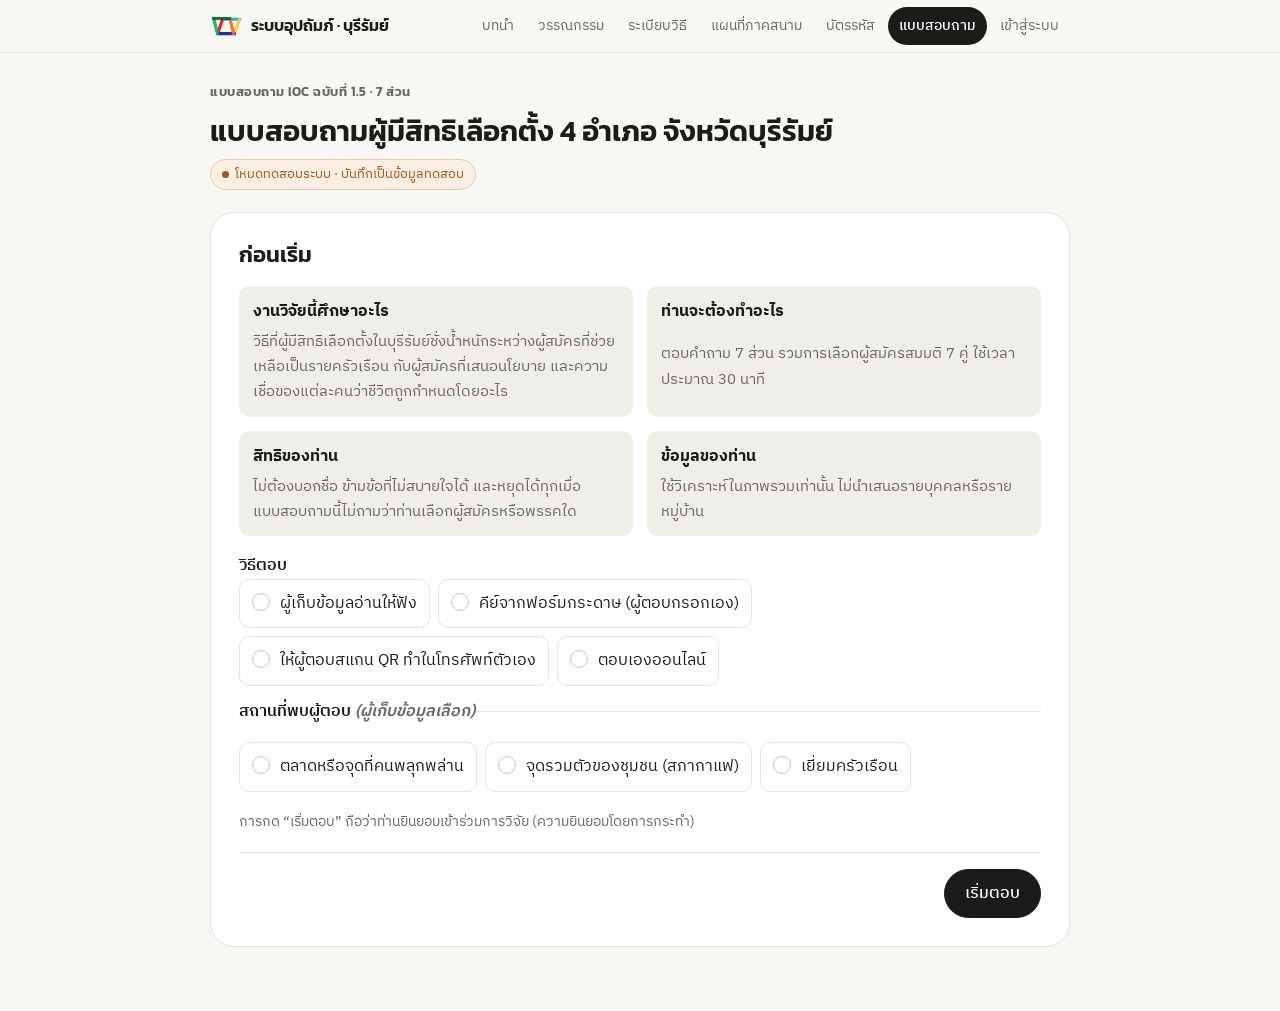
<file: survey/index.html>
<!doctype html>
<html lang="th">
<head>
<meta charset="utf-8">
<meta name="viewport" content="width=device-width, initial-scale=1, viewport-fit=cover">
<title>แบบสอบถาม · ระบบอุปถัมภ์ บุรีรัมย์</title>
<meta name="description" content="แบบสอบถามออนไลน์ตาม IOC v1.5 โหมดตัวอย่าง ไม่บันทึกคำตอบ">
<link rel="preconnect" href="https://fonts.googleapis.com">
<link rel="preconnect" href="https://fonts.gstatic.com" crossorigin>
<link rel="stylesheet" href="https://fonts.googleapis.com/css2?family=Kanit:wght@500;600;700;800&family=IBM+Plex+Sans+Thai:wght@400;500;600&family=IBM+Plex+Mono:wght@400;500&display=swap">
<link rel="stylesheet" href="../assets/site.css">
<style>
/* Layout: one column survey — step tracker, part header, stacked question fieldsets, sticky-feel nav row; conjoint shows two candidate cards side by side (stacked on phone) */
.wrap{max-width:860px}
.top{padding:28px 0 8px;display:grid;gap:10px}
.top h1{font-size:clamp(1.35rem,1.1rem + 1vw,1.8rem)}
.eyebrow{font-family:var(--f-display);font-size:.82rem;font-weight:600;letter-spacing:.04em;color:var(--muted);margin:0}
.lead{color:var(--muted);max-width:66ch}
.panel{background:var(--surface);border:1px solid var(--line);border-radius:24px;padding:clamp(16px,3vw,28px);display:grid;gap:18px;margin-top:14px}
.panel h2{font-size:1.35rem}
.phead{padding-top:18px;display:grid;gap:6px}
.phead h2{font-size:clamp(1.2rem,1rem + .8vw,1.55rem)}

.steps{list-style:none;margin:16px 0 0;padding:0;display:grid;grid-template-columns:repeat(7,1fr);gap:4px}
.steps li{display:grid;gap:4px;font-size:.76rem;color:var(--muted);min-width:0}
.steps li::before{content:"";height:5px;border-radius:3px;background:var(--line)}
.steps li.done::before{background:var(--accent);opacity:.55}
.steps li.now::before{background:var(--accent)}
.steps li.now{color:var(--ink);font-weight:600}
.steps b{display:none}
.steps span{white-space:nowrap;overflow:hidden;text-overflow:ellipsis}
@media (max-width:560px){.steps span{display:none}.steps li.now span{display:block;position:absolute}.steps{position:relative;padding-bottom:20px}}

[hidden]{display:none!important}
.q{border:0;margin:0;padding:0;display:grid;gap:10px;min-width:0}
.q + .q{border-top:1px solid var(--line);padding-top:18px}
.q.miss .qh .qn{background:var(--bad);color:#fff}
.q.miss .qt::after{content:" · ยังไม่ได้ตอบ";color:var(--bad);font-size:.85rem;font-weight:500}
.qh{display:flex;gap:12px;align-items:flex-start;padding:0;font-weight:600;line-height:1.55}
.qn{flex:none;min-width:34px;height:26px;padding:0 6px;border-radius:7px;background:var(--sunk);color:var(--muted);font-size:.8rem;display:grid;place-items:center;margin-top:1px}
.qt{flex:1}
.qt .chip{margin-left:4px;vertical-align:1px;font-weight:500}
.tag{display:inline-block;font-size:.76rem;font-weight:500;color:var(--accent);background:var(--accent-soft);border-radius:6px;padding:0 7px;margin-left:4px;vertical-align:1px}
.hint{color:var(--muted);font-size:.88rem;margin-left:46px}
.qa{margin-left:46px;display:grid;gap:10px}
@media (max-width:560px){.qa,.hint{margin-left:0}}
.sub{font-size:.84rem;color:var(--muted);font-weight:600;margin-top:4px}

.opts{display:grid;gap:6px}
.opts.row{display:flex;flex-wrap:wrap;gap:8px}
.opt{display:flex;gap:10px;align-items:flex-start;padding:10px 12px;border:1px solid var(--line);border-radius:10px;cursor:pointer;background:var(--surface);transition:border-color .15s,background .15s;min-height:44px}
.opt:hover{border-color:var(--line2);background:var(--sunk)}
.opt input{position:absolute;opacity:0;pointer-events:none}
.opt .box{flex:none;width:18px;height:18px;margin-top:3px;border:1.6px solid var(--line2);border-radius:50%;display:grid;place-items:center;transition:border-color .15s}
.opt input[type=checkbox] + .box{border-radius:5px}
.opt input:checked + .box{border-color:var(--accent);background:var(--accent)}
.opt input:checked + .box::after{content:"";width:6px;height:6px;border-radius:50%;background:var(--accent-ink)}
.opt input[type=checkbox]:checked + .box::after{width:9px;height:5px;border-radius:0;background:none;border:2px solid var(--accent-ink);border-top:0;border-right:0;transform:rotate(-45deg) translate(1px,-1px)}
.opt:has(input:checked){border-color:var(--accent);background:var(--accent-soft)}
.opt:has(input:focus-visible){outline:2px solid var(--focus);outline-offset:2px}
.opt .ot small{display:block;color:var(--muted);font-size:.78rem}
.opts.slim .opt{padding:6px 10px;min-height:38px;font-size:.92rem}

.scale{display:grid;grid-template-columns:repeat(5,1fr);gap:6px}
.sc{position:relative;display:grid;justify-items:center;gap:2px;text-align:center;padding:10px 6px;border:1px solid var(--line);border-radius:10px;cursor:pointer;font-size:.84rem;line-height:1.35;min-height:64px;transition:border-color .15s,background .15s}
.sc b{font-size:1rem}
.sc:hover{background:var(--sunk)}
.sc input,.ip input,.mcard input{position:absolute;opacity:0;pointer-events:none}
.sc:has(input:checked){border-color:var(--accent);background:var(--accent);color:var(--accent-ink)}
.sc:has(input:focus-visible),.ip:has(input:focus-visible),.mcard:has(input:focus-visible){outline:2px solid var(--focus);outline-offset:2px}
@media (max-width:560px){.scale{grid-template-columns:1fr}.sc{grid-template-columns:28px 1fr;justify-items:start;text-align:left;min-height:44px;align-items:center}}

.ipc{display:grid;grid-template-columns:repeat(6,1fr);gap:5px}
.ip{position:relative;display:grid;justify-items:center;gap:2px;text-align:center;padding:8px 4px;border:1px solid var(--line);border-radius:10px;cursor:pointer;font-size:.76rem;line-height:1.3;color:var(--muted);min-height:58px;transition:background .15s,border-color .15s}
.ip b{font-size:.98rem;color:var(--ink)}
.ip:hover{background:var(--sunk)}
.ip.neg:has(input:checked){background:var(--brown);border-color:var(--brown);color:#fff}
.ip.pos:has(input:checked){background:var(--accent);border-color:var(--accent);color:var(--accent-ink)}
.ip:has(input:checked) b{color:inherit}
@media (max-width:560px){.ipc{grid-template-columns:repeat(3,1fr)}}

.moneycards{display:grid;grid-template-columns:1fr 1fr;gap:10px}
.mcard{position:relative;display:grid;gap:8px;justify-items:center;text-align:center;padding:16px 12px;border:1.5px solid var(--line);border-radius:14px;cursor:pointer;transition:transform .15s,border-color .15s,background .15s}
.mcard:hover{transform:translateY(-2px);border-color:var(--line2)}
.mc-ico{width:52px;height:52px;color:var(--tb)}
.mc-ico svg{width:100%;height:100%}
.mcard:has(input:checked){border-color:var(--accent);background:var(--accent-soft)}
@media (max-width:480px){.moneycards{grid-template-columns:1fr}}

.txt,select{font:inherit;color:var(--ink);background:var(--surface);border:1px solid var(--line2);border-radius:10px;padding:9px 12px;min-height:44px;width:100%}
.txt.short{width:160px}
.txt:focus,select:focus{outline:2px solid var(--focus);outline-offset:1px;border-color:transparent}
.inrow{display:flex;align-items:center;gap:10px}
.inrow .pre,.inrow .post{color:var(--muted)}
.fld{display:grid;gap:4px;font-size:.88rem;color:var(--muted)}
.fld em{font-style:normal;opacity:.8}
.grid2{display:grid;grid-template-columns:1fr 1fr;gap:10px}
@media (max-width:560px){.grid2{grid-template-columns:1fr}}
.live{min-height:1.4em}
.bad{color:var(--bad)}
.know{margin-top:2px}

.nav{display:flex;justify-content:space-between;align-items:center;gap:10px;flex-wrap:wrap;border-top:1px solid var(--line);padding-top:16px}
.navr{display:flex;gap:6px;flex-wrap:wrap;justify-content:flex-end;margin-left:auto}
.btn.small{font-size:.85rem;font-weight:500}

.intro .infogrid{display:grid;grid-template-columns:1fr 1fr;gap:14px}
.intro .infogrid > div{display:grid;gap:4px;padding:12px 14px;background:var(--sunk);border-radius:10px}
.intro .infogrid p{font-size:.93rem;color:var(--muted)}
@media (max-width:620px){.intro .infogrid{grid-template-columns:1fr}}
.admin{display:grid;gap:14px}
.consent{font-size:.9rem;color:var(--muted)}
.bul{margin:0;padding-left:20px;display:grid;gap:4px}

/* conjoint */
.conj-head{display:flex;justify-content:space-between;align-items:center;gap:10px}
.dots{display:flex;gap:8px;align-items:center}
.dots i{width:9px;height:9px;border-radius:50%;background:var(--line);transition:background .2s,transform .2s}
.dots i.on{background:var(--accent)}
.dots i.cur{outline:2px solid var(--line2);outline-offset:2px}
.ask{font-size:1.08rem}
.pair{display:grid;grid-template-columns:1fr auto 1fr;gap:12px;align-items:stretch;perspective:1200px}
.vs{align-self:center;font-family:var(--f-display);font-weight:600;color:var(--muted);font-size:.85rem}
.cand{position:relative;display:grid;grid-template-rows:auto 1fr auto;gap:12px;border:1.5px solid var(--line);border-radius:22px;padding:16px;background:var(--surface);cursor:pointer;transition:transform .25s cubic-bezier(.2,.8,.2,1),border-color .2s,box-shadow .25s,opacity .25s}
.cand:hover{border-color:var(--line2);transform:translateY(-3px);box-shadow:0 10px 24px -14px rgba(0,0,0,.35)}
.cand.l{animation:inL .55s cubic-bezier(.2,.8,.2,1) backwards}
.cand.r{animation:inR .55s .09s cubic-bezier(.2,.8,.2,1) backwards}
@keyframes inL{from{opacity:0;transform:translateX(-28px) rotate(-1.5deg)}to{opacity:1;transform:none}}
@keyframes inR{from{opacity:0;transform:translateX(28px) rotate(1.5deg)}to{opacity:1;transform:none}}
.pair.flip .cand{transition:transform .25s ease-in,opacity .25s;transform:rotateY(80deg);opacity:0}
.cand-top{display:flex;gap:14px;align-items:center}
.av{width:108px;height:auto;flex:none;border-radius:16px;background:var(--sunk)}
.av-body{transform-box:view-box;transform-origin:50% 100%;animation:breathe 4.2s ease-in-out infinite;animation-delay:calc(var(--d) * -1)}
.av-eyes{transform-box:fill-box;transform-origin:center;animation:blink 5.5s infinite;animation-delay:var(--d)}
@keyframes breathe{0%,100%{transform:translateY(0)}50%{transform:translateY(-1px)}}
/* pose A (hands together): the hands rise slowly into a wai, then the head bows a little */
.av [class^="g-"]{transform-box:view-box}
.av.pose-A .g-fa{transform-origin:0 434px;animation:wai-arm 7s ease-in-out infinite;animation-delay:calc(var(--d) * -1)}
.av.pose-A .g-hn{animation:wai-hand 7s ease-in-out infinite;animation-delay:calc(var(--d) * -1)}
.av.pose-A .g-hd{transform-origin:0 280px;animation:wai-bow 7s ease-in-out infinite;animation-delay:calc(var(--d) * -1)}
@keyframes wai-arm{0%,100%{transform:scaleY(.8)}32%,78%{transform:scaleY(1.06)}}
@keyframes wai-hand{0%,100%{transform:translateY(17px)}32%,78%{transform:translateY(-5px)}}
@keyframes wai-bow{0%,36%,74%,100%{transform:none}46%,64%{transform:translateY(4px) scaleY(.97)}}
/* pose B (arms crossed): a slow breath, folded arms and shoulders lift together */
.av.pose-B .g-ar{animation:hug-arm 4.2s ease-in-out infinite;animation-delay:calc(var(--d) * -1)}
.av.pose-B .g-ch{transform-origin:0 430px;animation:hug-chest 4.2s ease-in-out infinite;animation-delay:calc(var(--d) * -1)}
.av.pose-B .g-hd{animation:hug-head 4.2s ease-in-out infinite;animation-delay:calc(var(--d) * -1)}
@keyframes hug-arm{0%,100%{transform:translateY(0)}50%{transform:translateY(-4px)}}
@keyframes hug-chest{0%,100%{transform:scaleY(1)}50%{transform:scaleY(1.018)}}
@keyframes hug-head{0%,100%{transform:translateY(0)}50%{transform:translateY(-3.5px)}}
@media (prefers-reduced-motion: reduce){.av [class^="g-"],.av-body{animation:none!important}}
@keyframes blink{0%,93%,100%{transform:scaleY(1)}95.5%{transform:scaleY(.1)}}
.cand.picked .av-body{animation:hop .6s cubic-bezier(.3,1.6,.5,1) 1, breathe 4.2s ease-in-out .6s infinite}
@keyframes hop{0%{transform:translateY(0)}35%{transform:translateY(-9px) rotate(-2deg)}100%{transform:translateY(0)}}
.who{display:grid;gap:2px;min-width:0}
.who h3{font-size:1.15rem}
.who .col{font-size:.78rem;font-weight:600;color:var(--muted);letter-spacing:.03em}
.party{justify-self:start;margin-top:4px;font-size:.8rem;font-weight:600;padding:2px 11px;border-radius:999px;border:1px solid var(--line2);color:var(--ink);background:var(--sunk)}
.cand dl{margin:0;display:grid;gap:8px;align-content:start}
.cand dl div{display:grid;gap:1px}
.cand dt{font-size:.76rem;font-weight:600;color:var(--muted);letter-spacing:.02em}
.cand dd{margin:0;font-size:.93rem;line-height:1.55}
/* what differs between the two candidates (pairs 2–7) */
mark.df{color:inherit;background:linear-gradient(transparent 52%,#fde58a 52%,#fde58a 92%,transparent 92%);padding:0 1px;border-radius:2px;
  background-size:0% 100%;background-repeat:no-repeat;animation:df-in .6s .5s cubic-bezier(.2,.8,.2,1) forwards}
@keyframes df-in{to{background-size:100% 100%}}
@media (prefers-reduced-motion: reduce){mark.df{animation:none;background-size:100% 100%}}
.cand dl div.dif dt{color:#9a6b12}
.cand dl div.dif dt::after{content:" · ต่างกัน";font-weight:500}
.dfnote{font-size:.86rem;color:var(--muted);margin-top:-4px}
.dfnote mark.df{color:var(--ink);font-weight:600}
.choose{width:100%;justify-content:center}
.cand.picked{border-color:var(--ink);box-shadow:0 0 0 3px var(--mint),0 14px 28px -16px rgba(0,0,0,.4);transform:translateY(-4px)}
.cand.picked .choose{background:var(--accent);border-color:var(--accent);color:var(--accent-ink)}
.cand.other{opacity:.55;transform:scale(.985)}
.stamp{position:absolute;top:12px;right:12px;font-family:var(--f-display);font-weight:700;font-size:.8rem;color:var(--accent);border:2px solid var(--accent);border-radius:8px;padding:2px 8px;transform:rotate(8deg) scale(1.8);opacity:0;pointer-events:none;transition:transform .35s cubic-bezier(.3,1.6,.5,1),opacity .2s}
.cand.picked .stamp{opacity:1;transform:rotate(8deg) scale(1)}
@media (max-width:700px){.pair{grid-template-columns:1fr}.vs{justify-self:center}.av{width:88px}.cand.r{animation-name:inL}}

/* result */
.result{display:grid;grid-template-columns:minmax(0,300px) 1fr;gap:20px;align-items:center}
@media (max-width:680px){.result{grid-template-columns:1fr}.rchart{max-width:320px;margin:0 auto;width:100%}}
.radar{width:100%;height:auto;overflow:visible}
.radar .rl{font-family:var(--f-body);font-size:12.5px;fill:var(--ink)}
.radar .rt{font-family:var(--f-mono);font-size:9px;fill:var(--muted)}
.rpoly{transform-origin:150px 140px;animation:grow .9s cubic-bezier(.2,.8,.2,1) both}
@keyframes grow{from{transform:scale(0);opacity:0}to{transform:scale(1);opacity:1}}
.rtext{display:grid;gap:14px}
.topline{display:flex;gap:14px;align-items:center}
.big{font-family:var(--f-display);font-size:2.6rem;font-weight:700;line-height:1}
.bar{display:grid;gap:4px}
.bh{display:flex;justify-content:space-between;gap:8px;font-size:.95rem}
.track{position:relative;height:10px;border-radius:5px;background:var(--sunk);overflow:hidden}
.track i{position:absolute;inset:0 auto 0 0;width:var(--w);border-radius:5px;animation:fillw 1s cubic-bezier(.2,.8,.2,1) both}
@keyframes fillw{from{width:0}}
.track s{position:absolute;top:-2px;bottom:-2px;width:2px;background:var(--ink);opacity:.35}
details.rec{border:1px dashed var(--line2);border-radius:10px;padding:12px 14px}
details.rec summary{cursor:pointer;font-weight:600;display:flex;gap:8px;flex-wrap:wrap;align-items:center}
details.rec pre{font-family:var(--f-mono);font-size:.74rem;max-height:340px;overflow:auto;background:var(--sunk);padding:10px;border-radius:8px;white-space:pre-wrap;word-break:break-all}
details.rec[open]{display:grid;gap:10px}

.codebar{display:flex;flex-wrap:wrap;gap:4px 10px;align-items:baseline;justify-self:start;background:var(--mint);border:1px solid var(--mint-line);color:var(--mint-ink);border-radius:14px;padding:6px 14px;font-size:.88rem;margin:0 0 6px}
.codebar b{font-size:1.1rem;letter-spacing:.04em;color:var(--ink)}
.codebar span{font-size:.8rem}
.grid3{display:grid;grid-template-columns:repeat(3,1fr);gap:10px}
@media (max-width:560px){.grid3{grid-template-columns:1fr}}
#toast{position:fixed;left:50%;bottom:calc(18px + env(safe-area-inset-bottom,0px));transform:translate(-50%,20px);background:var(--ink);color:var(--bg);padding:10px 16px;border-radius:10px;font-size:.92rem;opacity:0;transition:opacity .2s,transform .2s;pointer-events:none;max-width:calc(100vw - 32px);z-index:50}
#toast.on{opacity:1;transform:translate(-50%,0)}
/* QR for a respondent who answers on their own phone */
.qrrow{display:flex;flex-wrap:wrap;gap:8px 12px;align-items:center;margin:12px 0}
.qrdlg{border:0;border-radius:18px;padding:0;max-width:min(420px,calc(100vw - 32px));width:100%;background:var(--card,#fff);color:inherit;box-shadow:0 20px 60px rgba(0,0,0,.25)}
.qrdlg::backdrop{background:rgba(20,20,30,.55)}
.qr-in{padding:22px 20px;text-align:center}
.qr-in h3{margin:0 0 12px;font-size:1.05rem}
.qr-img{background:#fff;border-radius:12px;padding:10px;margin:0 auto 12px;width:min(300px,100%)}
.qr-img svg{display:block;width:100%;height:auto}
.qr-btns{display:flex;flex-wrap:wrap;gap:8px;justify-content:center;margin-top:12px}
</style>
<link rel="icon" href="../assets/favicon.svg" type="image/svg+xml">
<link rel="icon" href="../assets/favicon-32.png" sizes="32x32" type="image/png">
<link rel="apple-touch-icon" href="../assets/apple-touch-icon.png">
<meta name="theme-color" content="#f7f7f4">
</head>
<body>
<nav class="site-nav" aria-label="เมนูหลัก"><div class="wrap"><a class="brand" href="../"><img class="logo" src="../assets/logo.svg" alt="" width="33" height="22">ระบบอุปถัมภ์ · บุรีรัมย์</a><ul><li><a class="nl" href="../#intro">บทนำ</a></li><li><a class="nl" href="../#lit">วรรณกรรม</a></li><li><a class="nl" href="../#method">ระเบียบวิธี</a></li><li><a class="nl" href="../field/">แผนที่ภาคสนาม</a></li><li><a class="nl" href="../codes/">บัตรรหัส</a></li><li><a class="nl cta" href="../survey/" aria-current="page">แบบสอบถาม</a></li><li><a class="nl" href="../admin/">เข้าสู่ระบบ</a></li></ul></div></nav>
<main class="wrap">
  <div class="top">
    <p class="eyebrow">แบบสอบถาม IOC ฉบับที่ 1.5 · 7 ส่วน</p>
    <h1>แบบสอบถามผู้มีสิทธิเลือกตั้ง 4 อำเภอ จังหวัดบุรีรัมย์</h1>
    <div style="display:flex;gap:6px;flex-wrap:wrap" id="chips"></div>
  </div>
  <div id="app" aria-live="polite"></div>
</main>
<script src="../assets/config.js"></script>
<script>window.SURVEY_CONFIG = window.SITE_CONFIG;</script>
<script src="../assets/auth.js"></script>
<script src="../assets/qrcode.js"></script>
<script>window.SURVEY = {"parts":[{"title":"ส่วนที่ 1 ข้อมูลพื้นฐานและพื้นที่อาศัยของผู้ตอบ (ข้อ 1–6)","items":[{"n":"1","v":"zAge","type":"year","q":"ท่านเกิดปี พ.ศ. ใด","hint":"ต้องเกิดในหรือก่อนวันที่ 8 กุมภาพันธ์ 2551 (มีสิทธิเลือกตั้ง)"},{"n":"2","v":"Female","type":"radio","q":"เพศ","o":[{"c":1,"t":"ชาย"},{"c":2,"t":"หญิง"},{"c":3,"t":"ไม่ระบุ"}]},{"n":"3","v":"District (δ_d) · ตรวจซ้ำ LocalGov","type":"residence","q":"ปัจจุบันท่านอาศัยอยู่ที่ใด","hint":"ใช้ลงรหัสพื้นที่เท่านั้น ไม่นำเสนอผลรายหมู่บ้าน"},{"n":"4","v":"LocalGov","type":"lgu","q":"ในการเลือกตั้งผู้บริหารท้องถิ่น ท่านมีสิทธิเลือกนายกของ อปท. ใด","hint":"ถามเฉพาะสิทธิเลือกตั้ง ไม่ถามว่าเลือกผู้ใด"},{"n":"5","v":"Registered","type":"radio","q":"ชื่อของท่านอยู่ในทะเบียนบ้านในพื้นที่นี้หรือไม่","o":[{"c":1,"t":"อยู่ และอาศัยที่นี่เป็นประจำ"},{"c":2,"t":"อยู่ แต่ไปทำงานหรือเรียนที่อื่น"},{"c":3,"t":"ไม่อยู่"}]},{"n":"5ก","v":"Repeat","type":"radio","q":"ท่านเคยตอบแบบสอบถามชุดนี้มาก่อนหรือไม่","hint":"ใช้กันไม่ให้คนเดียวตอบซ้ำ ถ้าเคยตอบแล้วจะยุติการสัมภาษณ์","o":[{"c":1,"t":"ยังไม่เคย"},{"c":2,"t":"เคยตอบแล้ว"}]},{"n":"6","v":"Educ","type":"radio","q":"ระดับการศึกษาสูงสุดที่สำเร็จ","o":[{"c":1,"t":"ไม่ได้เรียน/ต่ำกว่าประถมศึกษา"},{"c":2,"t":"ประถมศึกษา"},{"c":3,"t":"มัธยมศึกษาตอนต้น"},{"c":4,"t":"มัธยมศึกษาตอนปลาย/ปวช."},{"c":5,"t":"ปวส./อนุปริญญา"},{"c":6,"t":"ปริญญาตรีขึ้นไป"}]}]},{"title":"ส่วนที่ 2 อาชีพ รายได้ และความมั่นคงทางเศรษฐกิจของครัวเรือน (ข้อ 7–14)","items":[{"n":"7ก","v":"ISCO (หมวดอาชีพ)","type":"occ","q":"อาชีพหลักของท่านในปัจจุบัน (งานที่ใช้เวลามากที่สุดในรอบ 12 เดือนที่ผ่านมา)","o":[{"c":1,"t":"ผู้จัดการ ผู้บริหาร และผู้บัญญัติกฎหมาย (เช่น เจ้าของหรือผู้จัดการกิจการ ผู้บริหารหน่วยงาน)"},{"c":2,"t":"ผู้ประกอบวิชาชีพ (เช่น ครู อาจารย์ แพทย์ พยาบาลวิชาชีพ วิศวกร นักบัญชี ทนายความ)"},{"c":3,"t":"ช่างเทคนิคและผู้ปฏิบัติงานที่เกี่ยวข้องกับวิชาชีพ (เช่น ช่างเทคนิค เจ้าหน้าที่สาธารณสุข ผู้ช่วยพยาบาล ตัวแทนหรือนายหน้าขาย)"},{"c":4,"t":"เสมียนและพนักงานสนับสนุนงานสำนักงาน (เช่น พนักงานธุรการ พนักงานพิมพ์ข้อมูล พนักงานต้อนรับ)"},{"c":5,"t":"พนักงานบริการและพนักงานขาย (เช่น ค้าขายในตลาดหรือร้านค้า แม่ครัว ช่างตัดผม พนักงานรักษาความปลอดภัย ผู้ดูแลเด็กหรือผู้สูงอายุ)"},{"c":6,"t":"ผู้ปฏิบัติงานที่มีฝีมือด้านการเกษตร ป่าไม้ และประมง (เช่น ทำนา ทำไร่ ทำสวน เลี้ยงสัตว์ ประมง)"},{"c":7,"t":"ผู้ปฏิบัติงานด้านช่างฝีมือและงานที่เกี่ยวข้อง (เช่น ช่างก่อสร้าง ช่างไม้ ช่างเชื่อม ช่างซ่อมรถ ช่างไฟฟ้า ทอผ้า)"},{"c":8,"t":"ผู้ควบคุมเครื่องจักร ผู้ประกอบชิ้นส่วน และผู้ขับขี่ยานพาหนะ (เช่น พนักงานคุมเครื่องในโรงงาน คนขับรถบรรทุก มอเตอร์ไซค์รับจ้าง)"},{"c":9,"t":"อาชีพงานพื้นฐาน (เช่น รับจ้างทั่วไป แรงงานรายวันในไร่นาหรืองานก่อสร้าง แม่บ้านทำความสะอาด คนงานขนของ หาบเร่ขายของที่ไม่ใช่อาหาร)"},{"c":0,"t":"อาชีพในกองทัพ (ทหาร)"},{"c":10,"t":"กำลังหางาน","g":"ไม่ได้ทำงาน"},{"c":11,"t":"นักเรียน/นักศึกษา"},{"c":12,"t":"ทำงานบ้านหรือดูแลครอบครัวโดยไม่ได้รับค่าจ้าง"},{"c":13,"t":"เกษียณ ชราภาพ หรือเจ็บป่วยจนทำงานไม่ได้"}],"text":"ชื่ออาชีพหรือตำแหน่ง และลักษณะงานที่ทำจริง"},{"n":"7ข","v":"zPrec ⑥ (InformalWork)","type":"radio","q":"สถานภาพการทำงานในอาชีพหลัก","o":[{"c":1,"t":"นายจ้าง"},{"c":2,"t":"ทำงานส่วนตัวโดยไม่มีลูกจ้าง"},{"c":3,"t":"ลูกจ้างรัฐบาล"},{"c":4,"t":"ลูกจ้างรัฐวิสาหกิจ"},{"c":5,"t":"ลูกจ้างเอกชน"},{"c":6,"t":"ช่วยธุรกิจหรือไร่นาของครัวเรือนโดยไม่ได้รับค่าจ้าง"},{"c":7,"t":"สมาชิกกลุ่มการรวมกลุ่ม (เช่น สหกรณ์ผู้ผลิต)"},{"c":8,"t":"ไม่ได้ทำงาน"}]},{"n":"8","v":"zPrec ① (HHSize)","type":"num","q":"ครัวเรือนของท่านมีสมาชิกที่อาศัยและกินอยู่ร่วมกันเป็นประจำกี่คน รวมตัวท่าน","unitLabel":"คน","min":1,"max":30},{"n":"9","v":"zPrec ① (LowIncPC)","type":"num","q":"รายได้รวมของทุกคนในครัวเรือนต่อเดือน โดยประมาณ รวมเงินที่ญาติส่งมาให้","unitLabel":"บาทต่อเดือน","min":0,"max":2000000,"optOut":["ไม่ทราบ","ไม่ประสงค์ตอบ"]},{"n":"10","v":"zPrec ② (UnstableInc)","type":"radio","q":"รายได้ของครัวเรือนท่านแน่นอนเพียงใด","o":[{"c":1,"t":"แน่นอน ได้เท่ากันทุกเดือน"},{"c":2,"t":"ค่อนข้างแน่นอน ต่างกันเล็กน้อย"},{"c":3,"t":"ไม่แน่นอน ต่างกันมากในแต่ละเดือน"},{"c":4,"t":"ไม่แน่นอนมาก บางเดือนไม่มีรายได้เลย"}]},{"n":"11","v":"zPrec ③ (NoFormalIns)","type":"check","q":"สวัสดิการที่ท่านหรือสมาชิกในครัวเรือนได้รับในปัจจุบัน (ตอบได้มากกว่า 1 ข้อ)","o":[{"c":1,"t":"บัตรสวัสดิการแห่งรัฐ"},{"c":2,"t":"บัตรทอง"},{"c":3,"t":"ประกันสังคม ม.33"},{"c":4,"t":"ประกันสังคม ม.39"},{"c":5,"t":"ประกันสังคม ม.40"},{"c":6,"t":"เบี้ยยังชีพผู้สูงอายุ"},{"c":7,"t":"เบี้ยความพิการ"},{"c":8,"t":"เงินอุดหนุนเด็กเล็ก"},{"c":9,"t":"ไม่ได้รับสวัสดิการใด"},{"c":10,"t":"ไม่ทราบ"}],"excl":[9,10]},{"n":"12","v":"zPrec ④ (InformalDebt)","type":"radio","q":"ภาระหนี้สินของครัวเรือนในปัจจุบัน","o":[{"c":1,"t":"ไม่มีหนี้สิน"},{"c":2,"t":"มีหนี้ในระบบเท่านั้น (ธ.ก.ส. ธนาคาร กองทุนหมู่บ้าน สหกรณ์)"},{"c":3,"t":"มีหนี้นอกระบบ"},{"c":4,"t":"มีทั้งหนี้ในระบบและนอกระบบ"},{"c":5,"t":"ไม่ประสงค์ตอบ"}]},{"n":"13","v":"zPrec ⑤ (Shock)","type":"check","q":"ใน 12 เดือนที่ผ่านมา ท่านหรือสมาชิกในครัวเรือน (คนที่อาศัยและกินอยู่ร่วมกันตามข้อ 8) เคยเจอเหตุการณ์ที่ทำให้ขาดรายได้หรือต้องจ่ายก้อนใหญ่โดยไม่คาดคิดหรือไม่ (ตอบได้มากกว่า 1 ข้อ)","o":[{"c":1,"t":"ภัยแล้ง น้ำท่วม หรือผลผลิตเสียหาย"},{"c":2,"t":"ราคาผลผลิตตกต่ำกว่าที่คาด"},{"c":3,"t":"สมาชิกเจ็บป่วยหรือเข้าโรงพยาบาล"},{"c":4,"t":"ตกงานหรือถูกลดชั่วโมงทำงาน"},{"c":5,"t":"ค่าใช้จ่ายงานศพหรืองานบุญ"},{"c":6,"t":"ไม่เคยเจอเหตุการณ์ดังกล่าว"}],"excl":[6]},{"n":"14","v":"NetRely","type":"radio","q":"ถ้าครัวเรือนจำเป็นต้องใช้เงินก้อน 10,000 บาท ภายใน 3 วัน ท่านจะหาจากทางใดเป็นทางแรก (เลือก 1 ข้อ)","o":[{"c":1,"t":"เงินออมของตนเอง"},{"c":2,"t":"ญาติพี่น้อง/คนในครอบครัว"},{"c":3,"t":"ธนาคารหรือสถาบันการเงิน"},{"c":4,"t":"กองทุนหมู่บ้าน/สหกรณ์/กลุ่มออมทรัพย์"},{"c":5,"t":"ผู้ใหญ่บ้าน ผู้นำท้องถิ่น หรือผู้ที่เคยให้ความช่วยเหลือในพื้นที่"},{"c":6,"t":"เงินกู้นอกระบบ"},{"c":7,"t":"ขายทรัพย์สิน/จำนำ"},{"c":8,"t":"ไม่ทราบว่าจะหาจากที่ใด"}]}]},{"title":"ส่วนที่ 3 ความเข้าใจการเมืองและบทบาทของผู้แทน (ข้อ 15–28)","items":[{"n":"16","v":"Issue","type":"radio","q":"ถ้า ส.ส. เขตของท่านแก้ปัญหาได้เพียงเรื่องเดียว ท่านอยากให้แก้เรื่องใดมากที่สุด (เลือก 1 ข้อ)","o":[{"c":1,"t":"ราคาผลผลิตเกษตรและต้นทุนการผลิต"},{"c":2,"t":"หนี้สินของครัวเรือน"},{"c":3,"t":"แหล่งน้ำ ภัยแล้ง และชลประทาน"},{"c":4,"t":"ถนน ไฟฟ้า น้ำประปา"},{"c":5,"t":"ค่าครองชีพและราคาสินค้า"},{"c":6,"t":"การมีงานทำในพื้นที่"},{"c":7,"t":"การรักษาพยาบาล"},{"c":8,"t":"การศึกษาของลูกหลาน"},{"c":9,"t":"การดูแลผู้สูงอายุและเบี้ยยังชีพ"},{"c":10,"t":"ยาเสพติดและความปลอดภัยในชุมชน"},{"c":11,"t":"ที่ดินทำกินและเอกสารสิทธิ"},{"c":12,"t":"อื่น ๆ ระบุ ____"}],"other":12},{"n":"17","v":"zSalience","type":"scale","q":"เรื่องที่ท่านเลือกนี้สำคัญต่อครัวเรือนของท่านมากเพียงใด","o":[{"c":1,"t":"ไม่สำคัญเลย"},{"c":2,"t":"สำคัญน้อย"},{"c":3,"t":"ปานกลาง"},{"c":4,"t":"สำคัญมาก"},{"c":5,"t":"สำคัญที่สุด"}]},{"n":"18","v":"zProgEff","type":"scale","q":"ถ้ามี ส.ส. ที่ตั้งใจแก้เรื่องนี้ผ่านนโยบายจริง ท่านคิดว่าจะแก้ได้สำเร็จมากน้อยเพียงใด","o":[{"c":1,"t":"แก้ไม่ได้เลย"},{"c":2,"t":"แก้ได้น้อย"},{"c":3,"t":"ปานกลาง"},{"c":4,"t":"แก้ได้มาก"},{"c":5,"t":"แก้ได้ทั้งหมด"}]},{"n":"19","v":"zServiceExp (งานบริการพื้นที่)","type":"scale","q":"ท่านคิดว่างานต่อไปนี้สำคัญต่อการเป็น ส.ส. มากน้อยเพียงใด: ไปร่วมงานบุญ งานศพ และเยี่ยมเยียนชาวบ้านในเขต","o":[{"c":1,"t":"ไม่สำคัญเลย"},{"c":2,"t":"สำคัญน้อย"},{"c":3,"t":"ปานกลาง"},{"c":4,"t":"สำคัญมาก"},{"c":5,"t":"สำคัญที่สุด"}]},{"n":"20","v":"zServiceExp (งานนิติบัญญัติ)","type":"scale","q":"(ความสำคัญต่อการเป็น ส.ส.) พิจารณาและออกกฎหมาย","o":[{"c":1,"t":"ไม่สำคัญเลย"},{"c":2,"t":"สำคัญน้อย"},{"c":3,"t":"ปานกลาง"},{"c":4,"t":"สำคัญมาก"},{"c":5,"t":"สำคัญที่สุด"}]},{"n":"21","v":"zServiceExp (งานบริการพื้นที่)","type":"scale","q":"(ความสำคัญต่อการเป็น ส.ส.) ช่วยเหลือเงินหรือประสานเรื่องเดือดร้อนให้เป็นรายครอบครัว","o":[{"c":1,"t":"ไม่สำคัญเลย"},{"c":2,"t":"สำคัญน้อย"},{"c":3,"t":"ปานกลาง"},{"c":4,"t":"สำคัญมาก"},{"c":5,"t":"สำคัญที่สุด"}]},{"n":"22","v":"zServiceExp (งานนิติบัญญัติ)","type":"scale","q":"(ความสำคัญต่อการเป็น ส.ส.) ตรวจสอบการทำงานของรัฐบาล","o":[{"c":1,"t":"ไม่สำคัญเลย"},{"c":2,"t":"สำคัญน้อย"},{"c":3,"t":"ปานกลาง"},{"c":4,"t":"สำคัญมาก"},{"c":5,"t":"สำคัญที่สุด"}]},{"n":"23","v":"zServiceExp (งานบริการพื้นที่)","type":"scale","q":"(ความสำคัญต่อการเป็น ส.ส.) ดึงงบประมาณหรือโครงการมาลงในพื้นที่","o":[{"c":1,"t":"ไม่สำคัญเลย"},{"c":2,"t":"สำคัญน้อย"},{"c":3,"t":"ปานกลาง"},{"c":4,"t":"สำคัญมาก"},{"c":5,"t":"สำคัญที่สุด"}]},{"n":"24","v":"zServiceExp (งานนิติบัญญัติ)","type":"scale","q":"(ความสำคัญต่อการเป็น ส.ส.) ผลักดันนโยบายที่แก้ปัญหาระดับประเทศ","o":[{"c":1,"t":"ไม่สำคัญเลย"},{"c":2,"t":"สำคัญน้อย"},{"c":3,"t":"ปานกลาง"},{"c":4,"t":"สำคัญมาก"},{"c":5,"t":"สำคัญที่สุด"}]},{"n":"25","v":"zRoleKnow","type":"radio","q":"ส.ส. มีหน้าที่พิจารณาร่างกฎหมาย","o":[{"c":1,"t":"ใช่"},{"c":2,"t":"ไม่ใช่"},{"c":3,"t":"ไม่ทราบ"}],"know":true,"lead":"ข้อความเกี่ยวกับหน้าที่ของ ส.ส. ตามกฎหมาย (บางข้อถูก บางข้อไม่ถูก ถ้าไม่แน่ใจตอบว่าไม่ทราบได้ ไม่ใช่การสอบ)"},{"n":"26","v":"zRoleKnow","type":"radio","q":"ส.ส. มีหน้าที่อนุมัติโครงการสร้างถนนในหมู่บ้านโดยตรง","o":[{"c":1,"t":"ใช่"},{"c":2,"t":"ไม่ใช่"},{"c":3,"t":"ไม่ทราบ"}],"know":true,"lead":"ข้อความเกี่ยวกับหน้าที่ของ ส.ส. ตามกฎหมาย"},{"n":"27","v":"zRoleKnow","type":"radio","q":"ส.ส. มีหน้าที่พิจารณาร่างงบประมาณรายจ่ายประจำปีของประเทศ","o":[{"c":1,"t":"ใช่"},{"c":2,"t":"ไม่ใช่"},{"c":3,"t":"ไม่ทราบ"}],"know":true,"lead":"ข้อความเกี่ยวกับหน้าที่ของ ส.ส. ตามกฎหมาย"},{"n":"28","v":"zRoleKnow","type":"radio","q":"ส.ส. มีหน้าที่ตั้งกระทู้ถามและอภิปรายตรวจสอบรัฐบาล","o":[{"c":1,"t":"ใช่"},{"c":2,"t":"ไม่ใช่"},{"c":3,"t":"ไม่ทราบ"}],"know":true,"lead":"ข้อความเกี่ยวกับหน้าที่ของ ส.ส. ตามกฎหมาย"}]},{"title":"ส่วนที่ 4 การเลือกผู้สมัครสมมติ (ข้อ 29–39)","items":[{"n":"31","v":"Y","type":"pair","k":1,"A":{"col":"ก","party":"A","partyCode":"A","name":"นายวิชัย","age":44,"sex":"ชาย","occ":"วิศวกรโยธา ทำงานในจังหวัด 15 ปี","bg":"เป็นคนในพื้นที่ ครอบครัวไม่เคยอยู่ในการเมือง เคยคุมงานก่อสร้างของหน่วยงานรัฐในภาคอีสาน และไม่เคยดำรงตำแหน่งทางการเมืองมาก่อน","offer":"ผลักดันนโยบายในสภาเพื่อแก้ “เรื่องของท่าน” ที่เลือกไว้ในข้อ 16 ให้ทั้งพื้นที่","result":"ถ้าสำเร็จจะแก้ปัญหาได้ทั้งพื้นที่ในระยะยาว แต่ใช้เวลาราว 4 ปี และอาจไม่สำเร็จ"},"B":{"col":"ข","party":"C","partyCode":"C","name":"นายสมพงษ์","age":51,"sex":"ชาย","occ":"นักการเมืองท้องถิ่น อดีตนายก อบต.","bg":"เป็นคนในพื้นที่ ครอบครัวอยู่ในการเมืองท้องถิ่นมานาน เป็นเจ้าภาพงานบุญ งานศพ ตั้งโรงทานในงานประเพณี และช่วยชาวบ้านติดต่อเอกสารกับราชการ","offer":"ช่วยเหลือเป็นรายครัวเรือนเมื่อเดือดร้อน เช่น ค่ารักษา ค่างานศพ และช่วยติดต่อราชการให้","result":"ได้รับความช่วยเหลือทันทีเมื่อร้องขอ แต่ช่วยเป็นครั้ง ๆ ปัญหาเดิมอาจกลับมาอีก"},"code":"ตัวแปรหุ่น 0/1 (ชุด A: เลือก ข = 1)","def":"เลือกผู้สมัครที่อิงเครือข่าย (บ้านใหญ่ ช่วยเหลือรายครัวเรือนทันที) = 1 เทียบผู้สมัครที่อิงนโยบาย (ผลระยะยาว ไม่แน่นอน) = 0 คุณลักษณะต่างกันพร้อมกันเหมือนการเลือกตั้งจริง"},{"n":"31ก","v":"Y_other","type":"radio","q":"ถ้าเป็นคนส่วนใหญ่ในหมู่บ้านนี้ คิดว่าจะเลือกคนไหนในคู่ที่ 1","o":[{"c":1,"t":"ผู้สมัคร ก"},{"c":2,"t":"ผู้สมัคร ข"}]},{"n":"31ข","v":"RealParty","type":"radio","q":"ตอนเลือกคู่ที่ 1 ท่านนึกถึงพรรคการเมืองจริงพรรคใดหรือไม่ (ห้ามถามต่อว่าพรรคใด)","o":[{"c":1,"t":"นึกถึง"},{"c":2,"t":"ไม่ได้นึกถึง"}]},{"n":"32","v":"C_Recip","type":"pair","k":2,"A":{"col":"ก","party":"B","partyCode":"B","name":"นางสุภาพร","age":49,"sex":"หญิง","occ":"สมาชิกสภาท้องถิ่น 10 ปี (เดิมเป็นครู)","bg":"เป็นคนในพื้นที่ ช่วยเหลือชาวบ้านในอำเภอมาตลอด และเคยช่วยครอบครัวของท่านโดยตรงตอนเดือดร้อนเมื่อปีที่แล้ว","offer":"ช่วยค่าใช้จ่ายเมื่อครัวเรือนเดือดร้อน ครั้งละไม่เกิน 1,000 บาท และช่วยติดต่อราชการให้","result":"ได้รับความช่วยเหลือทันทีเมื่อร้องขอ"},"B":{"col":"ข","party":"D","partyCode":"D","name":"นางวันเพ็ญ","age":45,"sex":"หญิง","occ":"สมาชิกสภาท้องถิ่น 10 ปี (เดิมเป็นครู)","bg":"เป็นคนในพื้นที่ ช่วยเหลือชาวบ้านในอำเภอมาตลอด แต่ไม่เคยรู้จักหรือช่วยเหลือครอบครัวของท่านเป็นการส่วนตัว","offer":"ช่วยค่าใช้จ่ายเมื่อครัวเรือนเดือดร้อน ครั้งละไม่เกิน 2,000 บาท และช่วยติดต่อราชการให้","result":"ได้รับความช่วยเหลือทันทีเมื่อร้องขอ"},"code":"ตัวแปรหุ่น 0/1 (ชุด A: เลือก ก = 1)","def":"เลือกผู้ที่เคยช่วยครอบครัวโดยตรงแม้วงเงินน้อยกว่า (1,000 เทียบ 2,000 บาท) = 1"},{"n":"33","v":"C_Certain","type":"pair","k":3,"A":{"col":"ก","party":"D","partyCode":"D","name":"นายเกรียงไกร","age":47,"sex":"ชาย","occ":"ทนายความในจังหวัด 12 ปี","bg":"เป็นคนในพื้นที่ ให้คำปรึกษากฎหมายแก่ชาวบ้านโดยไม่คิดค่าใช้จ่าย ไม่เคยดำรงตำแหน่งทางการเมือง","offer":"ผลักดันนโยบายในสภาเพื่อแก้ “เรื่องของท่าน”","result":"เห็นผลภายใน 2 ปี ถ้าสำเร็จจะแก้ได้เกือบทั้งหมด แต่มีโอกาสราวครึ่งหนึ่งที่จะไม่สำเร็จ"},"B":{"col":"ข","party":"A","partyCode":"A","name":"นายบุญมี","age":42,"sex":"ชาย","occ":"ทนายความในจังหวัด 12 ปี","bg":"เป็นคนในพื้นที่ ให้คำปรึกษากฎหมายแก่ชาวบ้านโดยไม่คิดค่าใช้จ่าย ไม่เคยดำรงตำแหน่งทางการเมือง","offer":"ผลักดันนโยบายในสภาเพื่อแก้ “เรื่องของท่าน”","result":"เห็นผลภายใน 2 ปี แก้ได้บางส่วน (ราว 1 ใน 3) และค่อนข้างแน่นอนว่าทำได้จริง"},"code":"ตัวแปรหุ่น 0/1 (ชุด A: เลือก ข = 1)","def":"เลือกนโยบายที่ได้ผลน้อยกว่าแต่แน่นอน (ราว ⅓) แทนนโยบายที่ได้ผลมากแต่ไม่แน่นอน (โอกาสสำเร็จราวครึ่งหนึ่ง) = 1 ระยะเวลาเท่ากัน 2 ปี"},{"n":"34","v":"C_Attn","type":"pair","k":4,"A":{"col":"ก","party":"C","partyCode":"C","name":"นางอรุณี","age":50,"sex":"หญิง","occ":"อาจารย์มหาวิทยาลัยในภาคอีสาน 10 ปี","bg":"เป็นคนในพื้นที่ ทำงานวิจัยร่วมกับชุมชนในจังหวัด ไม่เคยดำรงตำแหน่งทางการเมือง","offer":"ผลักดันนโยบายในสภาเพื่อแก้ “เรื่องของท่าน”","result":"เห็นผลภายใน 2 ปี ถ้าสำเร็จแก้ได้เกือบทั้งหมด แต่อาจไม่สำเร็จ"},"B":{"col":"ข","party":"B","partyCode":"B","name":"นางนงลักษณ์","age":46,"sex":"หญิง","occ":"อาจารย์มหาวิทยาลัยในภาคอีสาน 10 ปี","bg":"เป็นคนในพื้นที่ ทำงานวิจัยร่วมกับชุมชนในจังหวัด ไม่เคยดำรงตำแหน่งทางการเมือง","offer":"ผลักดันนโยบายในสภาเพื่อแก้ “เรื่องอื่น”","result":"เห็นผลภายใน 2 ปี ถ้าสำเร็จแก้ได้เกือบทั้งหมด แต่อาจไม่สำเร็จ"},"code":"ผ่าน/ไม่ผ่าน","def":"ผ่าน = เลือกผู้สมัครที่แก้ “เรื่องของท่าน” ไม่เข้าสมการ ใช้คัดกรองคุณภาพคำตอบ"},{"n":"35","v":"C_Private","type":"pair","k":5,"A":{"col":"ก","party":"A","partyCode":"A","name":"นายทองดี","age":52,"sex":"ชาย","occ":"สมาชิกสภาท้องถิ่น 8 ปี (เดิมเป็นเกษตรกร)","bg":"เป็นคนในพื้นที่ ทำนาและเลี้ยงวัวควบคู่กับงานการเมืองท้องถิ่น","offer":"ใช้งบทำโครงการส่วนรวมในตำบลเพื่อแก้ “เรื่องของท่าน” ทุกครัวเรือนได้ประโยชน์","result":"ได้ผลภายในปีแรก และแน่นอนว่าทำได้จริง"},"B":{"col":"ข","party":"D","partyCode":"D","name":"นายคำปั่น","age":46,"sex":"ชาย","occ":"สมาชิกสภาท้องถิ่น 8 ปี (เดิมเป็นเกษตรกร)","bg":"เป็นคนในพื้นที่ ทำนาและเลี้ยงวัวควบคู่กับงานการเมืองท้องถิ่น","offer":"ใช้งบเท่ากันช่วยเงินให้ครอบครัวที่เดือดร้อนเป็นรายครอบครัว ครอบครัวท่านได้รับเมื่อเดือดร้อน","result":"ได้ผลภายในปีแรก และแน่นอนว่าทำได้จริง"},"code":"ตัวแปรหุ่น 0/1 (ชุด A: เลือก ข = 1)","def":"เลือกเงินช่วยรายครอบครัว = 1 เทียบโครงการส่วนรวม งบ เวลา และความแน่นอนเท่ากัน"},{"n":"36","v":"C_Contingent","type":"pair","k":6,"A":{"col":"ก","party":"C","partyCode":"C","name":"นางจันทร์เพ็ญ","age":48,"sex":"หญิง","occ":"สมาชิกสภาท้องถิ่น 8 ปี (เดิมเป็นพยาบาล)","bg":"เป็นคนในพื้นที่ ดูแลงานสาธารณสุขชุมชนในตำบลมาก่อนเข้าการเมือง","offer":"ช่วยค่าใช้จ่ายเมื่อเดือดร้อน ครั้งละไม่เกิน 2,000 บาท เฉพาะครอบครัวที่สนับสนุนตน","result":"ได้รับความช่วยเหลือทันทีเมื่อร้องขอ"},"B":{"col":"ข","party":"B","partyCode":"B","name":"นางพิมพ์ใจ","age":53,"sex":"หญิง","occ":"สมาชิกสภาท้องถิ่น 8 ปี (เดิมเป็นพยาบาล)","bg":"เป็นคนในพื้นที่ ดูแลงานสาธารณสุขชุมชนในตำบลมาก่อนเข้าการเมือง","offer":"ช่วยค่าใช้จ่ายเมื่อเดือดร้อน ครั้งละไม่เกิน 1,000 บาท ให้ทุกครอบครัวที่เดือดร้อน ไม่ว่าจะเลือกใคร","result":"ได้รับความช่วยเหลือทันทีเมื่อร้องขอ"},"code":"ตัวแปรหุ่น 0/1 (ชุด A: เลือก ก = 1)","def":"เลือกผู้ช่วยเฉพาะผู้สนับสนุน (2,000 บาท) = 1 เทียบผู้ช่วยทุกครอบครัวโดยไม่มีเงื่อนไข (1,000 บาท)"},{"n":"37","v":"C_FollowPerson","type":"pair","k":7,"A":{"col":"ก","party":"เลือกตั้งครั้งก่อนอยู่พรรค A ครั้งนี้ย้ายไปพรรค D","partyCode":"D","name":"นายสมบัติ","age":55,"sex":"ชาย","occ":"นักการเมืองท้องถิ่น 12 ปี (เดิมเป็นเกษตรกร)","bg":"เป็นคนในพื้นที่ ช่วยเหลือท้องถิ่นมา 12 ปี ไปงานบุญ งานศพ และช่วยชาวบ้านติดต่อราชการอยู่เสมอ","offer":"ช่วยเหลือรายครัวเรือนเมื่อเดือดร้อน และช่วยติดต่อราชการให้เหมือนที่ผ่านมา","result":"ได้รับความช่วยเหลือทันทีเมื่อร้องขอ"},"B":{"col":"ข","party":"A","partyCode":"A","name":"นายอำนวย","age":50,"sex":"ชาย","occ":"พนักงานบริษัทเอกชนในจังหวัด 12 ปี","bg":"เป็นคนในพื้นที่ ลงสมัครการเมืองเป็นครั้งแรก ยังไม่เคยมีบทบาทช่วยเหลือในพื้นที่มาก่อนเลย","offer":"ผลักดันนโยบายของพรรค A ที่ท่านชอบในสภา","result":"ได้นโยบายของพรรคที่ท่านชอบ"},"pre":"“คู่สุดท้ายนี้ สมมติว่าพรรค A เป็นพรรคที่ท่านชอบนโยบาย”","code":"ตัวแปรหุ่น 0/1 (ชุด A: เลือก ก = 1)","def":"เลือกนักการเมืองท้องถิ่นที่ย้ายจากพรรค A (พรรคที่สมมติว่าชอบ) ไปพรรค D = 1 เทียบผู้สมัครหน้าใหม่ของพรรค A"},{"n":"38","v":"Reason","type":"radio","q":"ในการเลือกทั้งหมดที่ผ่านมา ท่านใช้อะไรเป็นเหตุผลหลักมากที่สุด (เลือก 1 ข้อ)","o":[{"c":1,"t":"ผู้สมัครหรือครอบครัวช่วยเหลือชาวบ้านมานาน รู้จักกันดี"},{"c":2,"t":"เคยช่วยเหลือครอบครัวผม/ดิฉันโดยตรง"},{"c":3,"t":"สิ่งที่เสนอตรงกับปัญหาของครัวเรือนผม/ดิฉัน"},{"c":4,"t":"ได้รับผลแน่นอนและเห็นผลเร็ว"},{"c":5,"t":"แก้ปัญหาที่ต้นเหตุและได้ประโยชน์ในระยะยาว"},{"c":6,"t":"ประโยชน์ตกถึงทุกบ้านในชุมชน"},{"c":7,"t":"ประวัติการทำงานหรือความสามารถน่าเชื่อถือ"},{"c":8,"t":"อื่น ๆ ระบุ ____"}],"other":8},{"n":"39","v":"PartyPerson","type":"radio","q":"โดยทั่วไป เวลาเลือกตั้ง ส.ส. ท่านให้ความสำคัญกับสิ่งใดมากที่สุด","o":[{"c":1,"t":"พรรคการเมือง"},{"c":2,"t":"ทั้งพรรคและตัวบุคคลพอ ๆ กัน"},{"c":3,"t":"ตัวบุคคล"}]}]},{"title":"ส่วนที่ 5 ทัศนคติต่อนโยบาย ความเสี่ยง และเวลา (ข้อ 40–43)","items":[{"n":"40","v":"zProgEff (กลับค่า)","type":"scale","q":"ท่านเห็นด้วยเพียงใด: “นโยบายที่สัญญาว่าจะแก้ปัญหาได้ทั้งหมดในระยะยาว มักจะทำไม่ได้จริง”","o":[{"c":1,"t":"ไม่เห็นด้วยอย่างยิ่ง"},{"c":2,"t":"ไม่เห็นด้วย"},{"c":3,"t":"เฉย ๆ"},{"c":4,"t":"เห็นด้วย"},{"c":5,"t":"เห็นด้วยอย่างยิ่ง"}]},{"n":"41","v":"RiskAv","type":"radio","q":"ถ้าให้เลือกระหว่างสองอย่างนี้ ท่านจะเลือกอย่างใด","o":[{"c":1,"t":"ได้รับความช่วยเหลือ 2,000 บาท แน่นอน ภายในเดือนนี้"},{"c":2,"t":"มีโอกาสครึ่งหนึ่งที่จะได้ 6,000 บาท ภายในปีนี้ และมีโอกาสครึ่งหนึ่งที่จะไม่ได้เลย"}],"cards":true},{"n":"42","v":"Impatient","type":"radio","q":"ท่านจะเลือกอย่างใด","o":[{"c":1,"t":"ได้ 1,000 บาท วันนี้"},{"c":2,"t":"ได้ 1,500 บาท ในอีก 1 ปี"}],"cards":true},{"n":"43","v":"SplitTicket","type":"radio","q":"ในการเลือกตั้งวันที่ 8 กุมภาพันธ์ 2569 บัตรเลือก ส.ส. แบบแบ่งเขต กับบัตรเลือกพรรค (บัญชีรายชื่อ) ท่านเลือกให้พรรคเดียวกันหรือไม่","o":[{"c":1,"t":"พรรคเดียวกัน"},{"c":2,"t":"ต่างพรรคกัน"},{"c":3,"t":"ไม่ได้ไปใช้สิทธิ"},{"c":4,"t":"จำไม่ได้"},{"c":5,"t":"ไม่ประสงค์ตอบ"}],"ecOnly":true}]},{"title":"ส่วนที่ 6 แบบวัดการรับรู้แหล่งที่มาของการควบคุม ตามแนวของ Levenson (ข้อ 44–67)","items":[{"n":"44","v":"zI (Internality)","type":"ipc","q":"การที่ฉันจะได้เป็นผู้นำหรือไม่ ขึ้นอยู่กับความสามารถของฉันเป็นหลัก","dim":"I"},{"n":"45","v":"zC (Chance)","type":"ipc","q":"ชีวิตของฉันถูกกำหนดโดยเหตุการณ์ที่เกิดขึ้นโดยบังเอิญเป็นส่วนใหญ่","dim":"C"},{"n":"46","v":"zP (Powerful Others)","type":"ipc","q":"ฉันรู้สึกว่าสิ่งที่เกิดขึ้นในชีวิตของฉัน ถูกกำหนดโดยผู้มีอำนาจเป็นส่วนใหญ่","dim":"P"},{"n":"47","v":"zI (Internality)","type":"ipc","q":"การที่ฉันจะประสบอุบัติเหตุทางรถยนต์หรือไม่ ขึ้นอยู่กับว่าฉันขับรถได้ดีเพียงใด","dim":"I"},{"n":"48","v":"zI (Internality)","type":"ipc","q":"เมื่อฉันวางแผนสิ่งใด ฉันค่อนข้างมั่นใจว่าจะทำให้แผนนั้นสำเร็จได้","dim":"I"},{"n":"49","v":"zC (Chance)","type":"ipc","q":"หลายครั้งฉันไม่มีทางปกป้องผลประโยชน์ของตนเองจากเรื่องโชคร้ายที่เกิดขึ้นได้เลย","dim":"C"},{"n":"50","v":"zC (Chance)","type":"ipc","q":"เวลาที่ฉันได้สิ่งที่ต้องการ มักเป็นเพราะฉันโชคดี","dim":"C"},{"n":"51","v":"zP (Powerful Others)","type":"ipc","q":"แม้ฉันจะมีความสามารถ แต่ฉันก็จะไม่ได้รับมอบหมายให้เป็นผู้นำ หากไม่ได้เอาใจผู้ที่อยู่ในตำแหน่งที่มีอำนาจ","dim":"P"},{"n":"52","v":"zI (Internality)","type":"ipc","q":"ฉันจะมีเพื่อนมากหรือน้อย ขึ้นอยู่กับว่าฉันเป็นคนดีกับคนอื่นเพียงใด","dim":"I"},{"n":"53","v":"zC (Chance)","type":"ipc","q":"ฉันพบบ่อยครั้งว่า สิ่งที่จะเกิดขึ้นก็ต้องเกิดขึ้นอยู่ดี","dim":"C"},{"n":"54","v":"zP (Powerful Others)","type":"ipc","q":"ชีวิตของฉันถูกควบคุมโดยผู้มีอำนาจเป็นหลัก","dim":"P"},{"n":"55","v":"zC (Chance)","type":"ipc","q":"การที่ฉันจะประสบอุบัติเหตุทางรถยนต์หรือไม่ ส่วนใหญ่เป็นเรื่องของโชค","dim":"C"},{"n":"56","v":"zP (Powerful Others)","type":"ipc","q":"คนอย่างฉันมีโอกาสน้อยมากที่จะปกป้องผลประโยชน์ของตนเองได้ เมื่อผลประโยชน์นั้นขัดกับกลุ่มผู้มีอิทธิพลที่มีพลังกดดันสูง","dim":"P"},{"n":"57","v":"zC (Chance)","type":"ipc","q":"การวางแผนล่วงหน้าไกลเกินไปไม่ใช่เรื่องฉลาดเสมอไป เพราะหลายสิ่งกลายเป็นเรื่องของโชคดีหรือโชคร้าย","dim":"C"},{"n":"58","v":"zP (Powerful Others)","type":"ipc","q":"การจะได้สิ่งที่ฉันต้องการนั้น ต้องทำให้ผู้ที่อยู่เหนือฉันพอใจ","dim":"P"},{"n":"59","v":"zC (Chance)","type":"ipc","q":"การที่ฉันจะได้เป็นผู้นำหรือไม่ ขึ้นอยู่กับว่าฉันโชคดีพอที่จะอยู่ในที่ที่เหมาะสมในเวลาที่เหมาะสมหรือเปล่า","dim":"C"},{"n":"60","v":"zP (Powerful Others)","type":"ipc","q":"ถ้าคนสำคัญตัดสินใจว่าเขาไม่ชอบฉัน ฉันก็คงไม่มีเพื่อนมากนัก","dim":"P"},{"n":"61","v":"zI (Internality)","type":"ipc","q":"ฉันสามารถกำหนดสิ่งที่จะเกิดขึ้นในชีวิตของฉันได้เป็นส่วนใหญ่","dim":"I"},{"n":"62","v":"zI (Internality)","type":"ipc","q":"โดยปกติฉันสามารถปกป้องผลประโยชน์ของตนเองได้","dim":"I"},{"n":"63","v":"zP (Powerful Others)","type":"ipc","q":"การที่ฉันจะประสบอุบัติเหตุทางรถยนต์หรือไม่ ส่วนใหญ่ขึ้นอยู่กับคนขับรถอีกฝ่าย","dim":"P"},{"n":"64","v":"zI (Internality)","type":"ipc","q":"เวลาที่ฉันได้สิ่งที่ต้องการ มักเป็นเพราะฉันทำงานหนักเพื่อสิ่งนั้น","dim":"I"},{"n":"65","v":"zP (Powerful Others)","type":"ipc","q":"เพื่อให้แผนของฉันสำเร็จ ฉันจะทำให้แผนนั้นสอดคล้องกับความต้องการของผู้ที่มีอำนาจเหนือฉัน","dim":"P"},{"n":"66","v":"zI (Internality)","type":"ipc","q":"ชีวิตของฉันถูกกำหนดโดยการกระทำของฉันเอง","dim":"I"},{"n":"67","v":"zC (Chance)","type":"ipc","q":"การที่ฉันจะมีเพื่อนน้อยหรือมาก ส่วนใหญ่เป็นเรื่องของพรหมลิขิต","dim":"C"}]},{"title":"ส่วนที่ 7 ชุมชนของท่าน (ข้อ 68–74)","items":[{"n":"68","v":"zComm","type":"radio","q":"ในชุมชนของท่าน เมื่อชาวบ้านเดือดร้อนเรื่องเงินหรือเรื่องเร่งด่วน คนส่วนใหญ่ไปพึ่งใครเป็นทางแรก (เลือก 1 ข้อ)","o":[{"c":1,"t":"ญาติพี่น้อง"},{"c":2,"t":"เพื่อนบ้าน"},{"c":3,"t":"ผู้ใหญ่บ้าน/กำนัน"},{"c":4,"t":"สมาชิกสภาท้องถิ่น (อบต./เทศบาล)"},{"c":5,"t":"นักการเมืองหรือผู้มีบทบาททางการเมืองในพื้นที่"},{"c":6,"t":"กองทุนหมู่บ้าน/สหกรณ์"},{"c":7,"t":"หน่วยราชการในฐานะหน่วยงาน"},{"c":8,"t":"วัดหรือผู้นำทางศาสนา"},{"c":9,"t":"ไม่มีใครให้พึ่ง"},{"c":10,"t":"ไม่ทราบ"}]},{"n":"69","v":"zComm","type":"check","q":"ใน 5 ปีที่ผ่านมา ครัวเรือนในชุมชนเคยได้รับความช่วยเหลือแบบใดจากผู้มีบทบาททางการเมืองในพื้นที่ (ตอบได้มากกว่า 1 ข้อ ไม่ต้องระบุชื่อ)","o":[{"c":1,"t":"ร่วมงานศพและช่วยค่าใช้จ่ายงานศพ"},{"c":2,"t":"ร่วมงานบวช งานแต่ง หรืองานบุญ"},{"c":3,"t":"ช่วยค่ารักษาหรือค่าเดินทางไปโรงพยาบาล"},{"c":4,"t":"ทุนการศึกษาหรือค่าเล่าเรียน"},{"c":5,"t":"ประสานงานกับหน่วยราชการให้"},{"c":6,"t":"ช่วยหางานหรือแนะนำงาน"},{"c":7,"t":"ช่วยเรื่องน้ำ ไฟ ถนน หรือสิ่งก่อสร้างในหมู่บ้าน"},{"c":8,"t":"ไม่เคยได้รับความช่วยเหลือแบบนี้"},{"c":9,"t":"ไม่ทราบ"},{"c":10,"t":"ไม่ประสงค์ตอบ"}],"excl":[8,9,10]},{"n":"70","v":"zComm","type":"scale","q":"โดยทั่วไป ความช่วยเหลือเหล่านี้เกิดขึ้นบ่อยเพียงใด","o":[{"c":1,"t":"ไม่เคยเกิดขึ้น"},{"c":2,"t":"นาน ๆ ครั้ง"},{"c":3,"t":"บางครั้ง"},{"c":4,"t":"บ่อย"},{"c":5,"t":"บ่อยมาก"}]},{"n":"71","v":"Insur","type":"radio","q":"ความช่วยเหลือเหล่านี้เกิดขึ้นเฉพาะช่วงใกล้เลือกตั้ง หรือเกิดขึ้นตลอดเวลา","o":[{"c":1,"t":"เฉพาะช่วงใกล้เลือกตั้งเท่านั้น"},{"c":2,"t":"มากในช่วงใกล้เลือกตั้ง แต่ก็มีตลอดเวลา"},{"c":3,"t":"ตลอดเวลาเท่า ๆ กัน"},{"c":4,"t":"ไม่ทราบ"}]},{"n":"72","v":"zComm","type":"scale","q":"ท่านเห็นด้วยเพียงใด: “การมีคนรู้จักในวงการเมืองท้องถิ่น ช่วยให้การติดต่อราชการและการใช้ชีวิตราบรื่นขึ้น”","o":[{"c":1,"t":"ไม่เห็นด้วยอย่างยิ่ง"},{"c":2,"t":"ไม่เห็นด้วย"},{"c":3,"t":"เฉย ๆ"},{"c":4,"t":"เห็นด้วย"},{"c":5,"t":"เห็นด้วยอย่างยิ่ง"}]},{"n":"73","v":"ExtEff","type":"scale","q":"ท่านเห็นด้วยเพียงใด: “คนธรรมดาอย่างเรา แทบไม่มีทางทำให้นโยบายของรัฐเปลี่ยนไปในทางที่ดีขึ้นได้”","o":[{"c":1,"t":"ไม่เห็นด้วยอย่างยิ่ง"},{"c":2,"t":"ไม่เห็นด้วย"},{"c":3,"t":"เฉย ๆ"},{"c":4,"t":"เห็นด้วย"},{"c":5,"t":"เห็นด้วยอย่างยิ่ง"}]},{"n":"74","v":"ExtEff","type":"scale","q":"ท่านเห็นด้วยเพียงใด: “ไม่ว่าจะเลือกใครเข้าไป ชีวิตของคนในหมู่บ้านก็เหมือนเดิม”","o":[{"c":1,"t":"ไม่เห็นด้วยอย่างยิ่ง"},{"c":2,"t":"ไม่เห็นด้วย"},{"c":3,"t":"เฉย ๆ"},{"c":4,"t":"เห็นด้วย"},{"c":5,"t":"เห็นด้วยอย่างยิ่ง"}]},{"n":"75","v":"Phase2","type":"phase2","q":"ท่านยินดีให้ผู้วิจัยโทรศัพท์ติดต่อ เพื่อนัดสัมภาษณ์เชิงลึกในระยะที่ 2 หรือไม่","hint":"ถ้ายินดี ขอเบอร์โทรศัพท์ไว้ติดต่อ ผู้วิจัยเก็บเบอร์แยกจากคำตอบ ใช้เพื่อนัดสัมภาษณ์เท่านั้น และลบทิ้งเมื่อการสัมภาษณ์เสร็จสิ้น","o":[{"c":1,"t":"ยินดี"},{"c":2,"t":"ไม่สะดวก"}]}]}],"tambons":[{"a":"เมืองบุรีรัมย์","t":"ในเมือง"},{"a":"เมืองบุรีรัมย์","t":"อิสาณ"},{"a":"เมืองบุรีรัมย์","t":"เสม็ด"},{"a":"เมืองบุรีรัมย์","t":"บ้านบัว"},{"a":"เมืองบุรีรัมย์","t":"สะแกโพรง"},{"a":"เมืองบุรีรัมย์","t":"สวายจีก"},{"a":"เมืองบุรีรัมย์","t":"บ้านยาง"},{"a":"เมืองบุรีรัมย์","t":"พระครู"},{"a":"เมืองบุรีรัมย์","t":"ถลุงเหล็ก"},{"a":"เมืองบุรีรัมย์","t":"หนองตาด"},{"a":"เมืองบุรีรัมย์","t":"ลุมปุ๊ก"},{"a":"เมืองบุรีรัมย์","t":"สองห้อง"},{"a":"เมืองบุรีรัมย์","t":"บัวทอง"},{"a":"เมืองบุรีรัมย์","t":"ชุมเห็ด"},{"a":"เมืองบุรีรัมย์","t":"หลักเขต"},{"a":"เมืองบุรีรัมย์","t":"สะแกซำ"},{"a":"เมืองบุรีรัมย์","t":"กลันทา"},{"a":"เมืองบุรีรัมย์","t":"กระสัง"},{"a":"เมืองบุรีรัมย์","t":"เมืองฝาง"},{"a":"สตึก","t":"สตึก"},{"a":"สตึก","t":"นิคม"},{"a":"สตึก","t":"ทุ่งวัง"},{"a":"สตึก","t":"เมืองแก"},{"a":"สตึก","t":"หนองใหญ่"},{"a":"สตึก","t":"ร่อนทอง"},{"a":"สตึก","t":"ดอนมนต์"},{"a":"สตึก","t":"ชุมแสง"},{"a":"สตึก","t":"ท่าม่วง"},{"a":"สตึก","t":"สะแก"},{"a":"สตึก","t":"สนามชัย"},{"a":"สตึก","t":"กระสัง"},{"a":"บ้านด่าน","t":"บ้านด่าน"},{"a":"บ้านด่าน","t":"ปราสาท"},{"a":"บ้านด่าน","t":"วังเหนือ"},{"a":"บ้านด่าน","t":"โนนขวาง"},{"a":"แคนดง","t":"แคนดง"},{"a":"แคนดง","t":"ดงพลอง"},{"a":"แคนดง","t":"สระบัว"},{"a":"แคนดง","t":"หัวฝาย"}],"lgus":[{"n":"ทน.บุรีรัมย์","d":"เมืองบุรีรัมย์","k":"nk","t":["ในเมือง","อิสาณ","เสม็ด"],"code":"N01"},{"n":"ทม.ชุมเห็ด","d":"เมืองบุรีรัมย์","k":"mg","t":["ชุมเห็ด"],"code":"M02"},{"n":"ทม.บ้านบัว","d":"เมืองบุรีรัมย์","k":"mg","t":["บ้านบัว"],"code":"M03"},{"n":"ทม.สวายจีก","d":"เมืองบุรีรัมย์","k":"mg","t":["สวายจีก"],"code":"M04"},{"n":"ทต.หลักเขต","d":"เมืองบุรีรัมย์","k":"tb","t":["หลักเขต"],"code":"T05"},{"n":"ทต.หนองตาด","d":"เมืองบุรีรัมย์","k":"tb","t":["หนองตาด"],"code":"T06"},{"n":"ทต.บัวทอง","d":"เมืองบุรีรัมย์","k":"tb","t":["บัวทอง"],"code":"T07"},{"n":"ทต.กระสัง","d":"เมืองบุรีรัมย์","k":"tb","t":["กระสัง"],"code":"T08"},{"n":"อบต.เสม็ด","d":"เมืองบุรีรัมย์","k":"ao","t":["เสม็ด"],"code":"A09"},{"n":"อบต.สะแกโพรง","d":"เมืองบุรีรัมย์","k":"ao","t":["สะแกโพรง"],"code":"A10"},{"n":"อบต.บ้านยาง","d":"เมืองบุรีรัมย์","k":"ao","t":["บ้านยาง"],"code":"A11"},{"n":"อบต.พระครู","d":"เมืองบุรีรัมย์","k":"ao","t":["พระครู"],"code":"A12"},{"n":"อบต.ถลุงเหล็ก","d":"เมืองบุรีรัมย์","k":"ao","t":["ถลุงเหล็ก"],"code":"A13"},{"n":"อบต.ลุมปุ๊ก","d":"เมืองบุรีรัมย์","k":"ao","t":["ลุมปุ๊ก"],"code":"A14"},{"n":"อบต.สองห้อง","d":"เมืองบุรีรัมย์","k":"ao","t":["สองห้อง"],"code":"A15"},{"n":"อบต.สะแกซำ","d":"เมืองบุรีรัมย์","k":"ao","t":["สะแกซำ"],"code":"A16"},{"n":"อบต.กลันทา","d":"เมืองบุรีรัมย์","k":"ao","t":["กลันทา"],"code":"A17"},{"n":"อบต.เมืองฝาง","d":"เมืองบุรีรัมย์","k":"ao","t":["เมืองฝาง"],"code":"A18"},{"n":"ทต.สตึก","d":"สตึก","k":"tb","t":["สตึก","นิคม"],"code":"T19"},{"n":"ทต.ศรีสตึก","d":"สตึก","k":"tb","t":["สตึก"],"code":"T20"},{"n":"ทต.ดอนมนต์","d":"สตึก","k":"tb","t":["ดอนมนต์"],"code":"T21"},{"n":"ทต.สะแก","d":"สตึก","k":"tb","t":["สะแก"],"code":"T22"},{"n":"อบต.นิคม","d":"สตึก","k":"ao","t":["นิคม"],"code":"A23"},{"n":"อบต.ทุ่งวัง","d":"สตึก","k":"ao","t":["ทุ่งวัง"],"code":"A24"},{"n":"อบต.เมืองแก","d":"สตึก","k":"ao","t":["เมืองแก"],"code":"A25"},{"n":"อบต.หนองใหญ่","d":"สตึก","k":"ao","t":["หนองใหญ่"],"code":"A26"},{"n":"อบต.ร่อนทอง","d":"สตึก","k":"ao","t":["ร่อนทอง"],"code":"A27"},{"n":"อบต.ชุมแสง","d":"สตึก","k":"ao","t":["ชุมแสง"],"code":"A28"},{"n":"อบต.ท่าม่วง","d":"สตึก","k":"ao","t":["ท่าม่วง"],"code":"A29"},{"n":"อบต.สนามชัย","d":"สตึก","k":"ao","t":["สนามชัย"],"code":"A30"},{"n":"อบต.กระสัง","d":"สตึก","k":"ao","t":["กระสัง"],"code":"A31"},{"n":"ทต.บ้านด่าน","d":"บ้านด่าน","k":"tb","t":["บ้านด่าน"],"code":"T32"},{"n":"ทต.ปราสาท","d":"บ้านด่าน","k":"tb","t":["ปราสาท"],"code":"T33"},{"n":"อบต.วังเหนือ","d":"บ้านด่าน","k":"ao","t":["วังเหนือ"],"code":"A34"},{"n":"อบต.โนนขวาง","d":"บ้านด่าน","k":"ao","t":["โนนขวาง"],"code":"A35"},{"n":"ทต.แคนดง","d":"แคนดง","k":"tb","t":["แคนดง"],"code":"T36"},{"n":"ทต.หัวฝาย","d":"แคนดง","k":"tb","t":["หัวฝาย"],"code":"T37"},{"n":"อบต.แคนดง","d":"แคนดง","k":"ao","t":["แคนดง"],"code":"A38"},{"n":"อบต.ดงพลอง","d":"แคนดง","k":"ao","t":["ดงพลอง"],"code":"A39"},{"n":"อบต.สระบัว","d":"แคนดง","k":"ao","t":["สระบัว"],"code":"A40"}]};</script>
<script src="../assets/avatar-tpl.js"></script>
<script src="../assets/avatar.js"></script>
<script src="../assets/survey.js"></script>
</body>
</html>
</file>
<file: assets/site.css>
/* Shared tokens + components. Light "paper table" look taken from the researcher's slide deck:
   off-white paper, party-coloured shapes, mint policy tags, warm brown display type, black pill buttons. */
:root{
  --bg:#f7f7f4; --surface:#ffffff; --sunk:#efeee9; --ink:#1d1b19; --muted:#6b6560; --line:#e4e2dc; --line2:#c9c6be;
  --brown:#5c4034; --brown-soft:#887168;
  --mint:#b6f3b5; --mint-line:#8fdc94; --mint-ink:#1f4d2c; --mint-soft:#e9f9e7;
  --accent:#1d1b19; --accent-ink:#ffffff; --accent-soft:#e9f9e7;
  --warn:#a4561a; --warn-soft:#fbeee2; --bad:#b4232c; --good:#2f7a45; --focus:#e8730c;
  --s-yellow:#fed257; --s-pink:#fbb1d1; --s-blue:#35b4ec; --s-red:#e83a43; --s-orange:#fe8443; --s-dgreen:#35855d; --s-green:#28bd6b; --s-navy:#2b2ba2;
  --nk:#8a5a44; --mg:#23847a; --tb:#c9971e; --ao:#6a9447; --skin-bg:#efeee9;
  --f-display:"Kanit","IBM Plex Sans Thai",Tahoma,sans-serif;
  --f-body:"IBM Plex Sans Thai",Tahoma,"Noto Sans Thai",sans-serif;
  --f-mono:"IBM Plex Mono","IBM Plex Sans Thai",ui-monospace,Menlo,monospace;
  --r:18px;
  color-scheme:light;
}
*{box-sizing:border-box}
html{scroll-behavior:smooth;scroll-padding-top:72px}
@media (prefers-reduced-motion: reduce){html{scroll-behavior:auto}*,*::before,*::after{animation-duration:.01ms!important;animation-iteration-count:1!important;transition-duration:.01ms!important}}
html,body{background:var(--bg);color:var(--ink);margin:0}
body{font-family:var(--f-body);font-size:16px;line-height:1.7;padding-left:max(16px,env(safe-area-inset-left,0px));padding-right:max(16px,env(safe-area-inset-right,0px));padding-bottom:64px}
body::before{content:"";position:fixed;inset:0 0 auto;height:env(safe-area-inset-top,0px);z-index:30;background:var(--bg)}
h1,h2,h3,h4{font-family:var(--f-display);font-weight:600;text-wrap:balance;line-height:1.25;margin:0}
p{margin:0}
a{color:inherit;text-underline-offset:3px}
.num,.mono{font-family:var(--f-mono);font-variant-numeric:tabular-nums}
:focus-visible{outline:2px solid var(--focus);outline-offset:2px;border-radius:6px}
.wrap{max-width:1120px;margin:0 auto}
.muted{color:var(--muted)}
.small{font-size:.875rem}

/* site nav (Apple-style thin bar) */
.site-nav{position:sticky;top:env(safe-area-inset-top,0px);z-index:20;background:color-mix(in oklab,var(--bg) 86%,transparent);backdrop-filter:saturate(1.6) blur(14px);-webkit-backdrop-filter:saturate(1.6) blur(14px);border-bottom:1px solid var(--line);margin-inline:calc(-1 * max(16px,env(safe-area-inset-left,0px)));padding-inline:max(16px,env(safe-area-inset-left,0px))}
.site-nav .wrap{display:flex;align-items:center;gap:16px;min-height:52px}
.brand{font-family:var(--f-display);font-weight:600;color:var(--ink);text-decoration:none;white-space:nowrap;font-size:.98rem;display:flex;align-items:center;gap:8px}
.brand img.logo{width:33px;height:22px;display:block;flex:none}
.site-nav ul{display:flex;gap:2px;list-style:none;margin:0 0 0 auto;padding:0;overflow-x:auto;scrollbar-width:none}
.site-nav ul::-webkit-scrollbar{display:none}
.site-nav a.nl{display:block;padding:7px 11px;border-radius:999px;color:var(--muted);text-decoration:none;font-size:.9rem;white-space:nowrap;transition:background .15s,color .15s}
.site-nav a.nl:hover{color:var(--ink);background:var(--sunk)}
.site-nav a.nl[aria-current="page"]{color:var(--ink);font-weight:600}
.site-nav a.nl.cta{background:var(--ink);color:var(--accent-ink);font-weight:500}
.site-nav a.nl.cta:hover{background:#3a3631}
@media (max-width:760px){.site-nav .wrap{flex-wrap:wrap;gap:0;padding-block:6px}.site-nav ul{margin:0;width:100%}}

/* buttons */
.btn{appearance:none;border:1px solid var(--line2);background:var(--surface);color:var(--ink);font:inherit;font-weight:500;padding:10px 20px;border-radius:999px;cursor:pointer;text-decoration:none;display:inline-flex;align-items:center;justify-content:center;gap:8px;min-height:44px;transition:transform .12s,background .15s,border-color .15s}
.btn:hover{border-color:var(--ink)}
.btn:active{transform:scale(.98)}
.btn.primary{background:var(--ink);border-color:var(--ink);color:var(--accent-ink)}
.btn.primary:hover{background:#3a3631}
.btn.mint{background:var(--mint);border-color:var(--mint-line);color:var(--mint-ink)}
.btn.ghost{background:transparent;border-color:transparent;color:var(--muted)}
.btn.ghost:hover{color:var(--ink);background:var(--sunk)}
.btn[disabled]{opacity:.4;cursor:not-allowed}
.chip{display:inline-flex;align-items:center;gap:6px;padding:3px 11px;border-radius:999px;border:1px solid var(--line2);font-size:.82rem;color:var(--muted);background:var(--surface);white-space:nowrap}
.chip.warn{border-color:#ecc9a7;color:var(--warn);background:var(--warn-soft)}
.chip.acc,.chip.mint{border-color:var(--mint-line);color:var(--mint-ink);background:var(--mint)}
.chip i{width:7px;height:7px;border-radius:50%;background:currentColor;display:inline-block}

.card{background:var(--surface);border:1px solid var(--line);border-radius:var(--r);padding:20px}
.notice{border-left:3px solid var(--warn);background:var(--warn-soft);padding:12px 14px;border-radius:0 12px 12px 0;font-size:.94rem}
.notice.acc{border-left-color:var(--mint-line);background:var(--mint-soft)}
table{border-collapse:collapse;width:100%;font-size:.92rem}
th,td{text-align:left;padding:10px 12px;border-bottom:1px solid var(--line);vertical-align:top}
th{font-family:var(--f-display);font-weight:500;color:var(--muted);font-size:.84rem;background:var(--sunk)}
td.r,th.r{text-align:right}
.tscroll{overflow-x:auto;border:1px solid var(--line);border-radius:var(--r);background:var(--surface)}
.tscroll table th:first-child,.tscroll table td:first-child{padding-left:16px}

/* sign-in box (survey intro and /admin/) */
.login{display:grid;gap:12px;max-width:420px}
.login h3{font-size:1.15rem}
.login .fld{display:grid;gap:4px;font-size:.88rem;color:var(--muted)}
.login .txt,.form-row .txt,.form-row select{font:inherit;color:var(--ink);background:var(--surface);border:1px solid var(--line2);border-radius:10px;padding:9px 12px;min-height:44px;width:100%}
.login .txt:focus,.form-row .txt:focus,.form-row select:focus{outline:2px solid var(--focus);outline-offset:1px;border-color:transparent}
.login .pw{position:relative;display:block}
.login .pw .txt{padding-right:72px}
.login .eye{position:absolute;right:6px;top:50%;transform:translateY(-50%);border:0;background:var(--sunk);color:var(--muted);font:inherit;font-size:.8rem;border-radius:8px;padding:5px 10px;cursor:pointer}
.login .row{display:flex;gap:8px;flex-wrap:wrap}
.login .err{color:var(--bad);min-height:1.2em}
.login .err:empty{display:none}
.whobox{display:grid;gap:12px}
.whotop{display:flex;align-items:center;gap:12px;flex-wrap:wrap}
.whotop .btn{margin-left:auto}
.avatar{width:40px;height:40px;border-radius:50%;background:var(--mint);color:var(--mint-ink);display:grid;place-items:center;font-family:var(--f-display);font-weight:600;font-size:1.1rem;flex:none}
details.sent summary{cursor:pointer;font-size:.9rem;color:var(--muted)}
details.sent table{margin-top:8px;font-size:.85rem}
.big-code{font-size:1.25rem;letter-spacing:.04em}
.login .remember{display:flex;gap:8px;align-items:flex-start;font-size:.86rem;line-height:1.5;cursor:pointer}
.login .remember input{margin-top:3px;accent-color:var(--ink)}
.site-nav a.nl.me{display:flex;align-items:center;gap:7px;padding:4px 12px 4px 4px;background:var(--surface);border:1px solid var(--line2);color:var(--ink);font-weight:500}
.site-nav a.nl.me:hover{border-color:var(--ink)}
.me-av{width:24px;height:24px;border-radius:50%;background:var(--mint);color:var(--mint-ink);display:grid;place-items:center;font-family:var(--f-display);font-size:.8rem;font-weight:600;flex:none}
.me-nm{max-width:12ch;overflow:hidden;text-overflow:ellipsis;white-space:nowrap}
</file>
